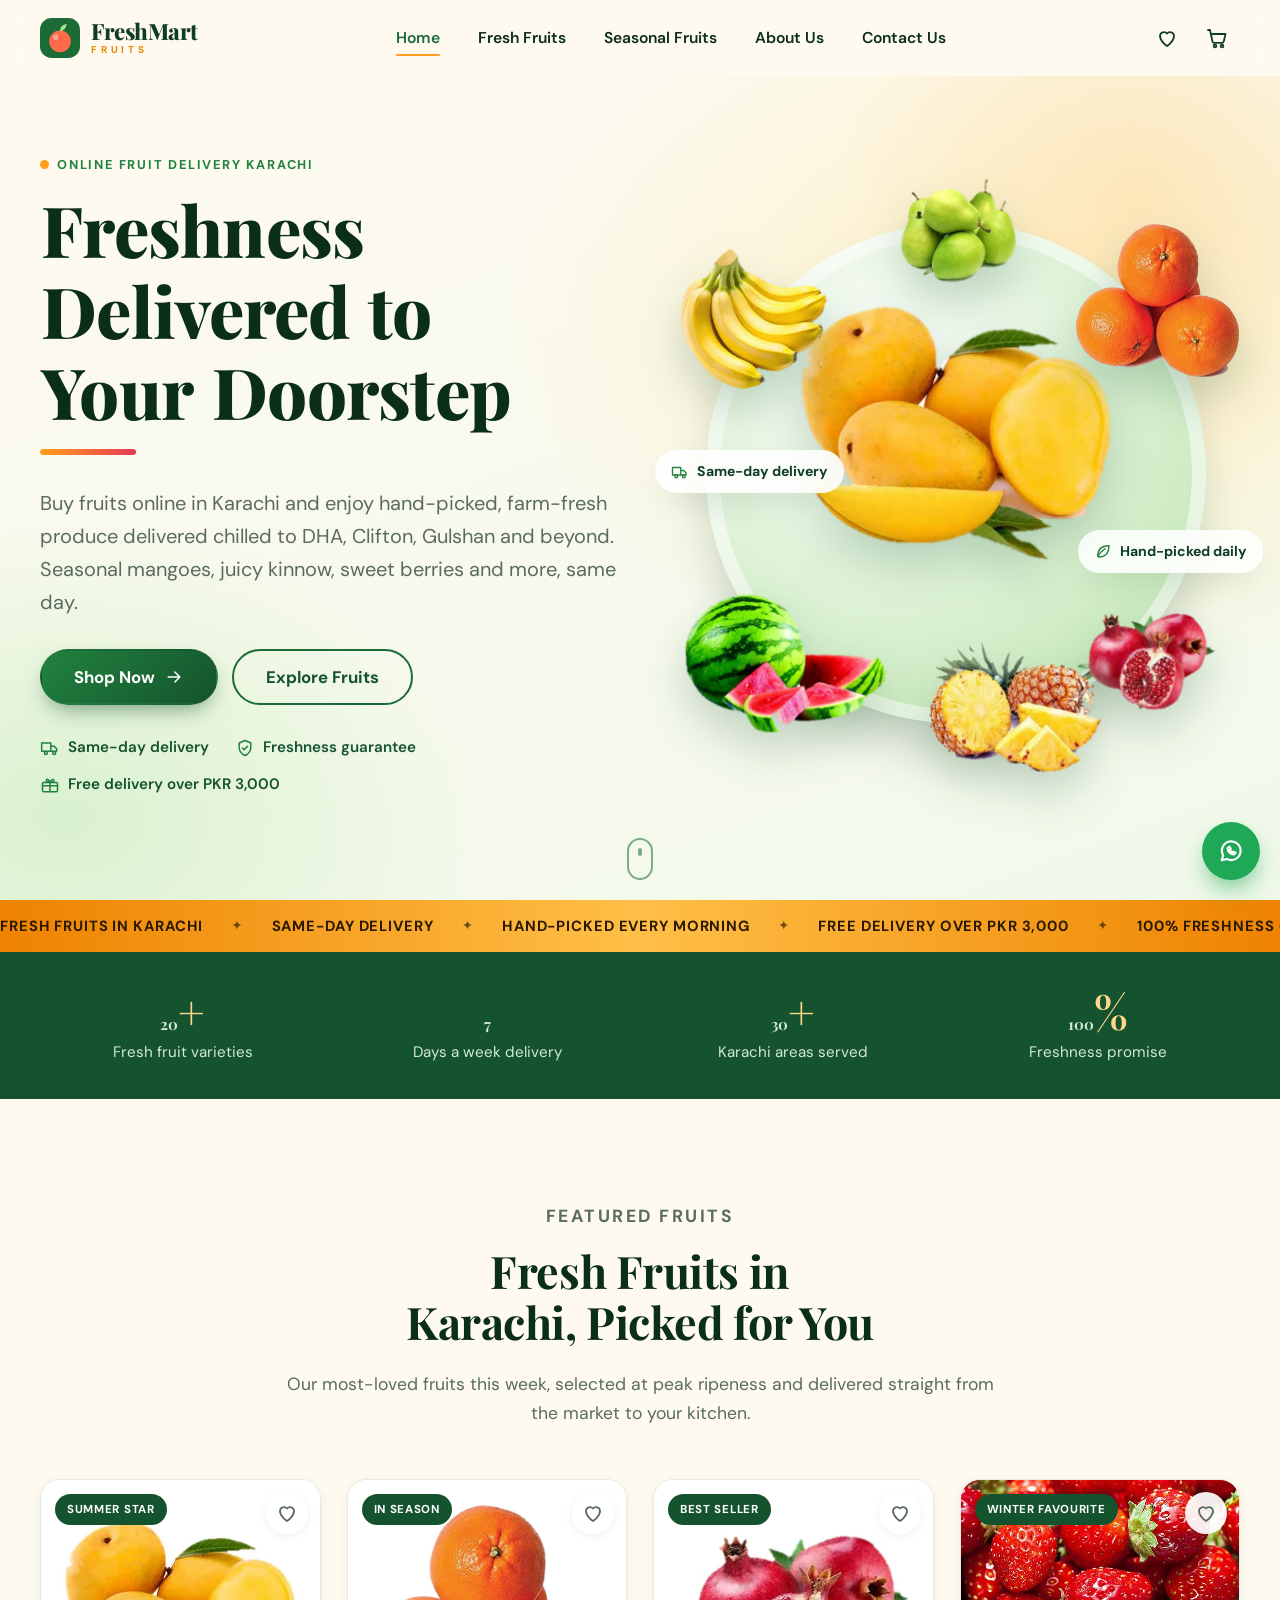
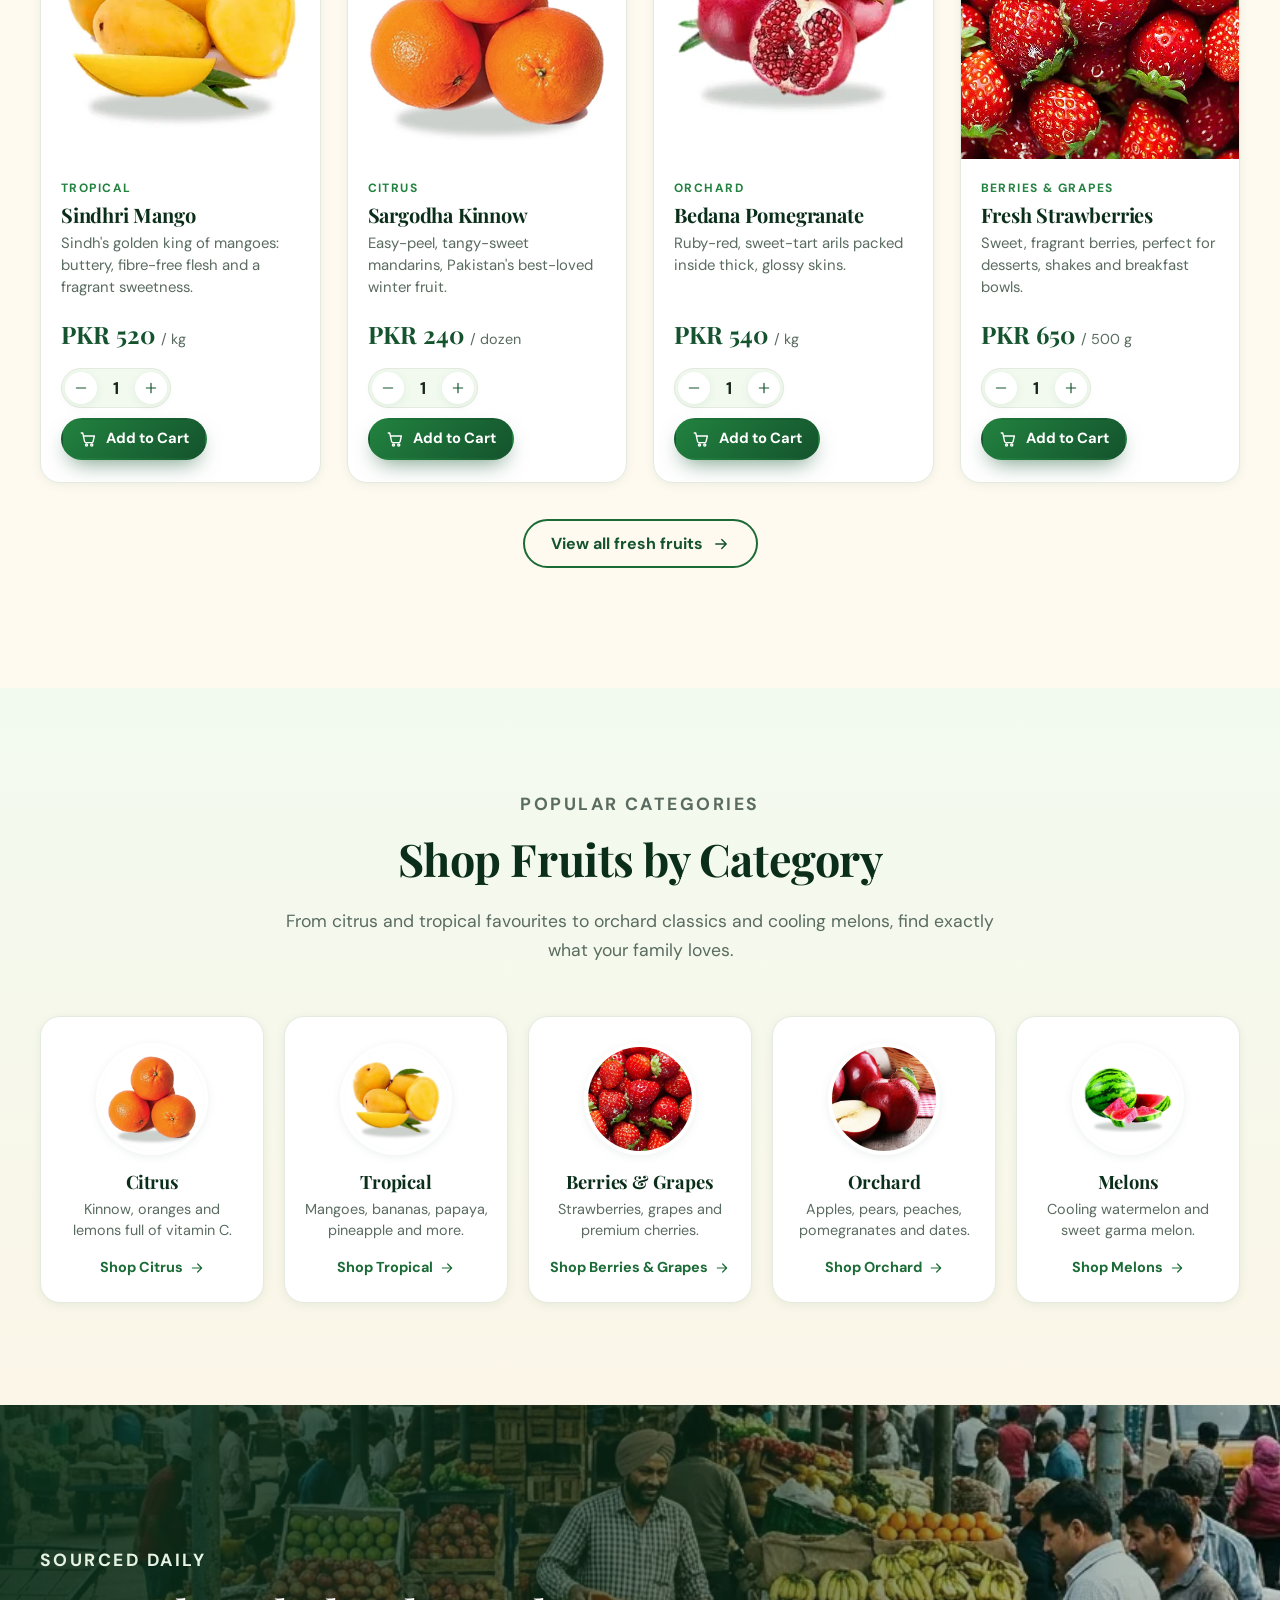
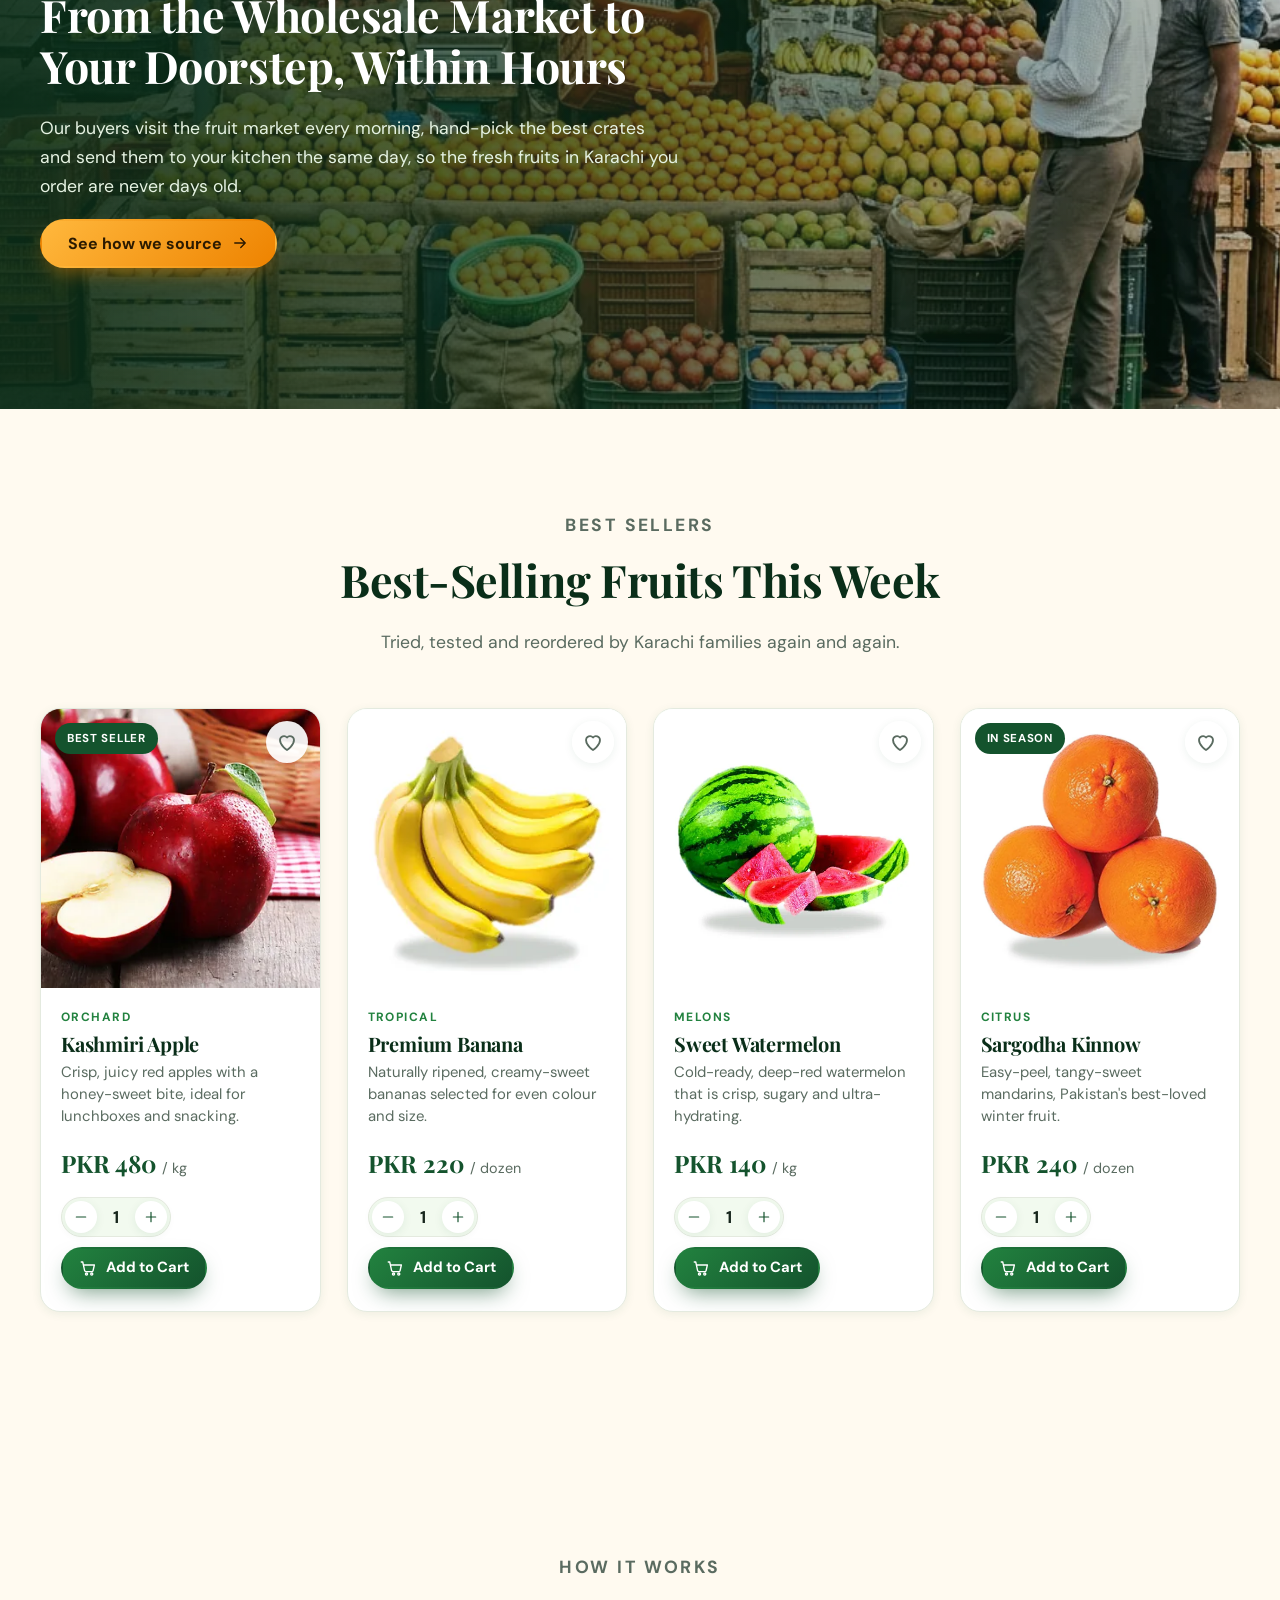
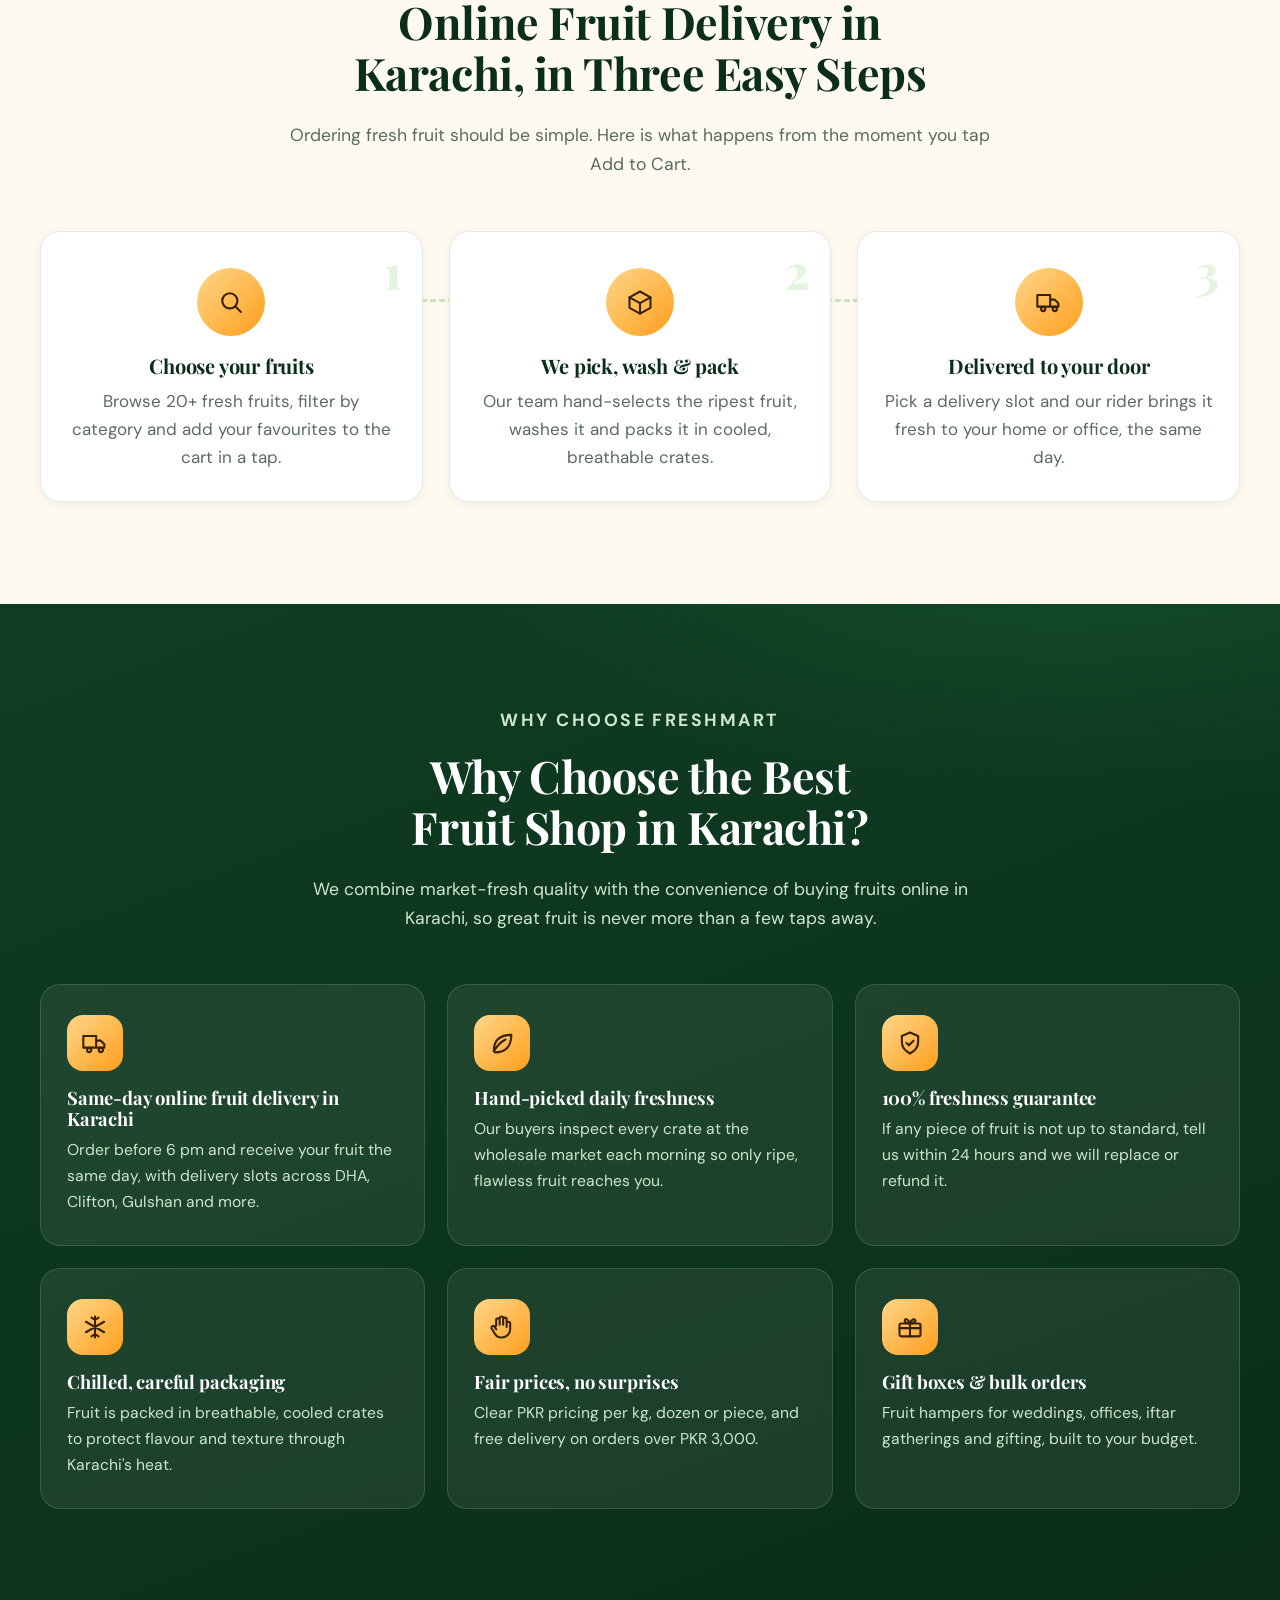
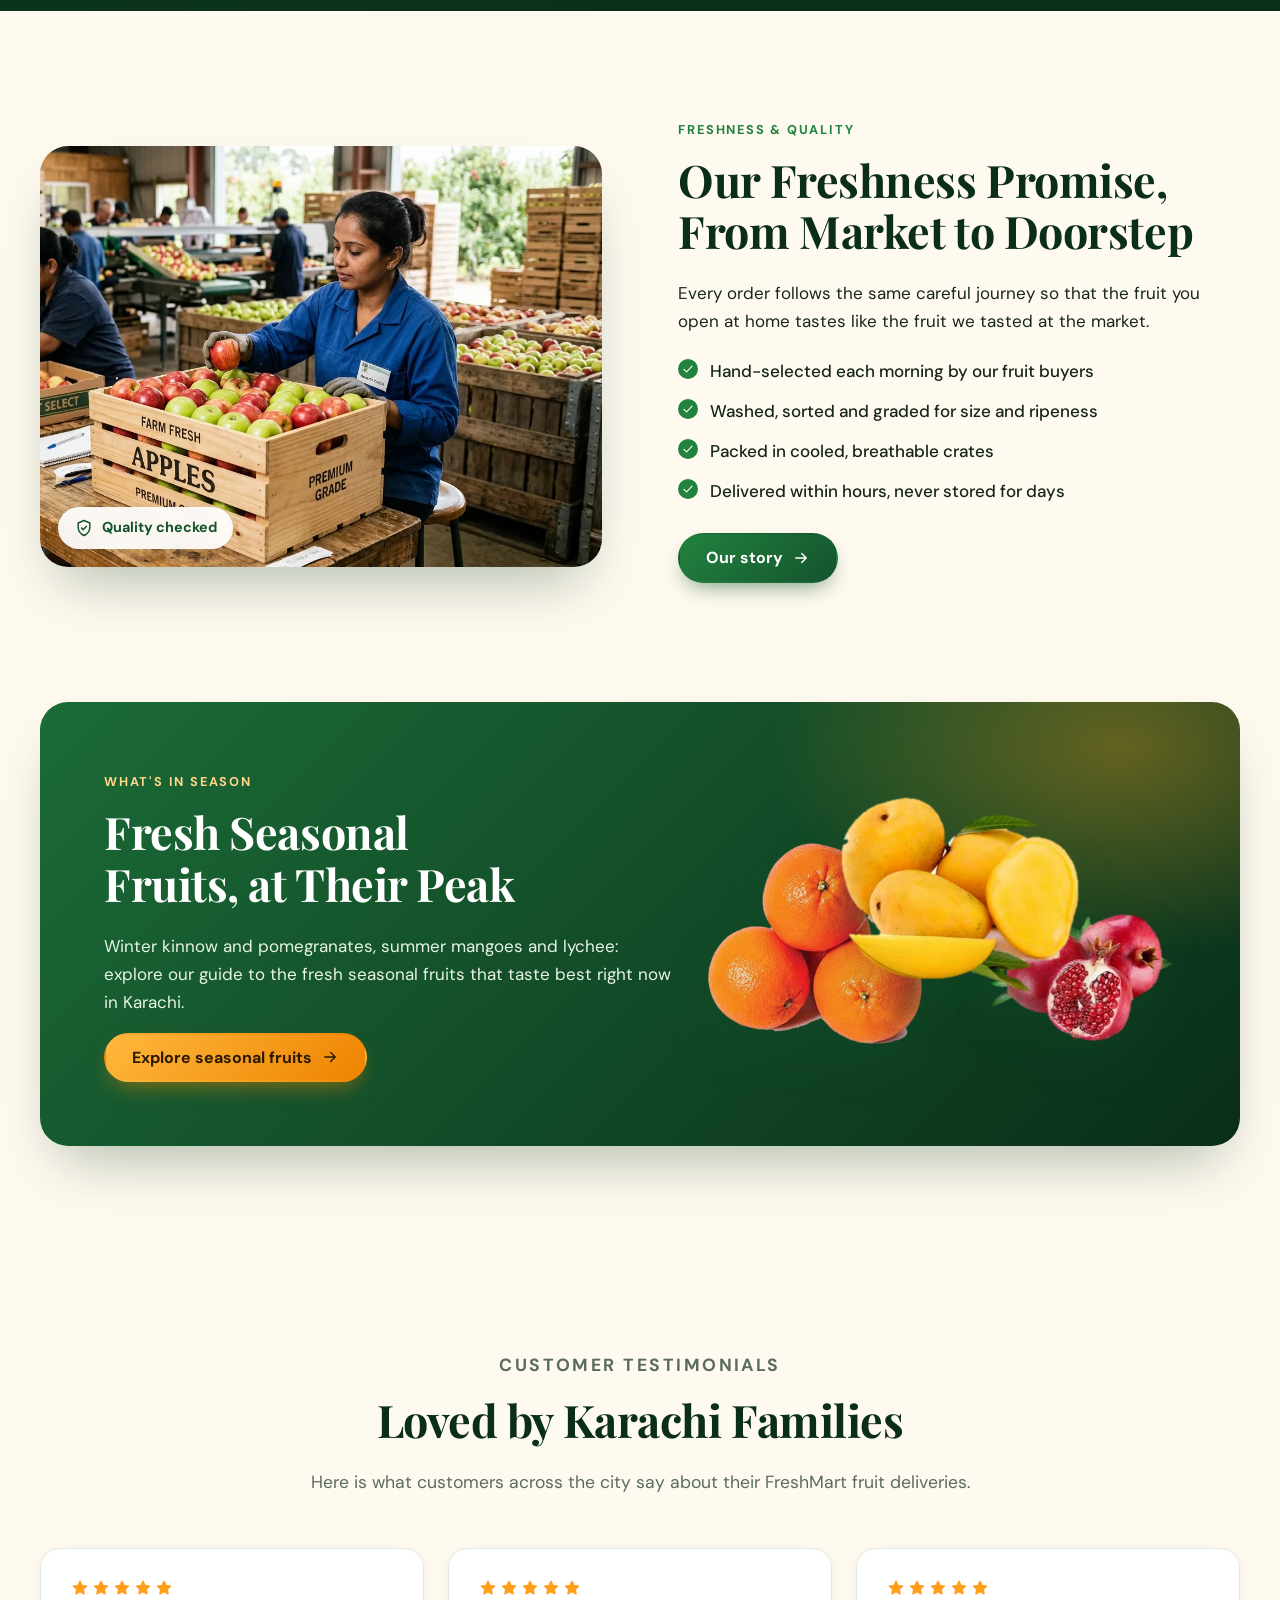
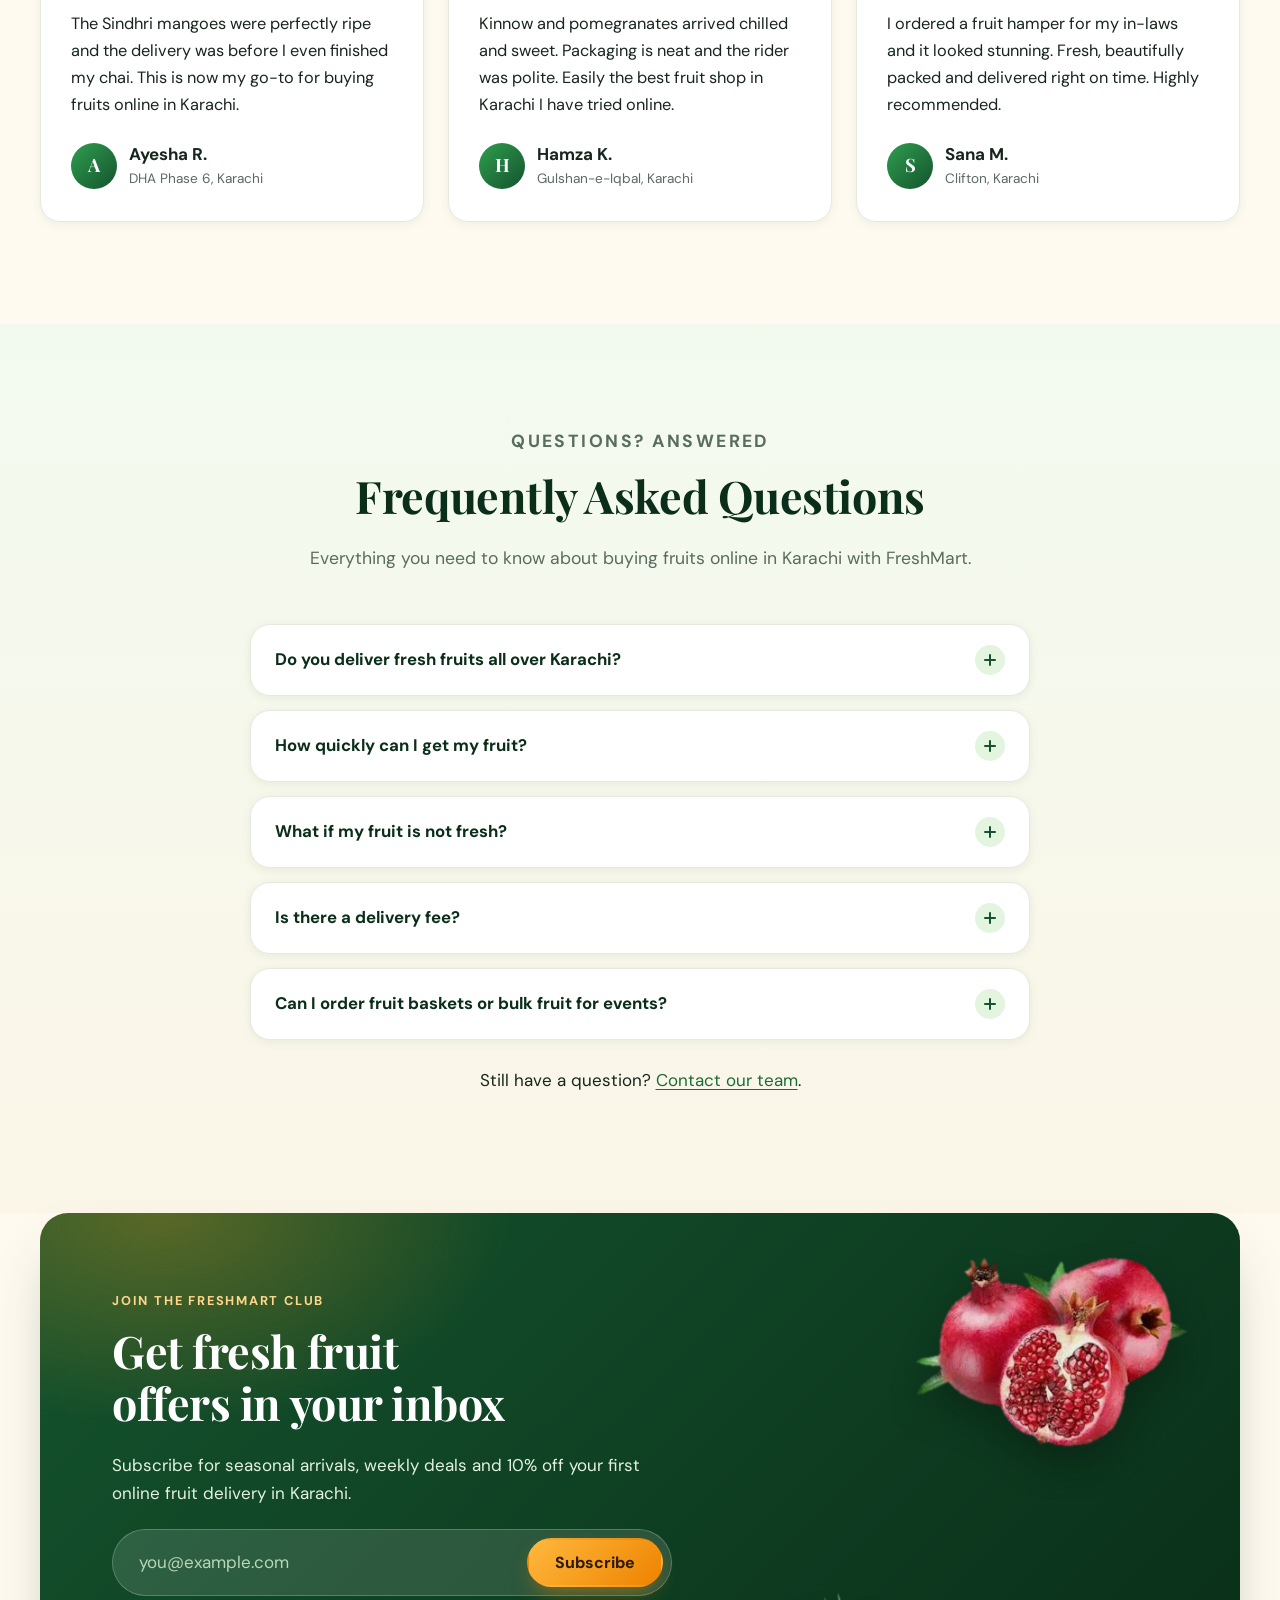
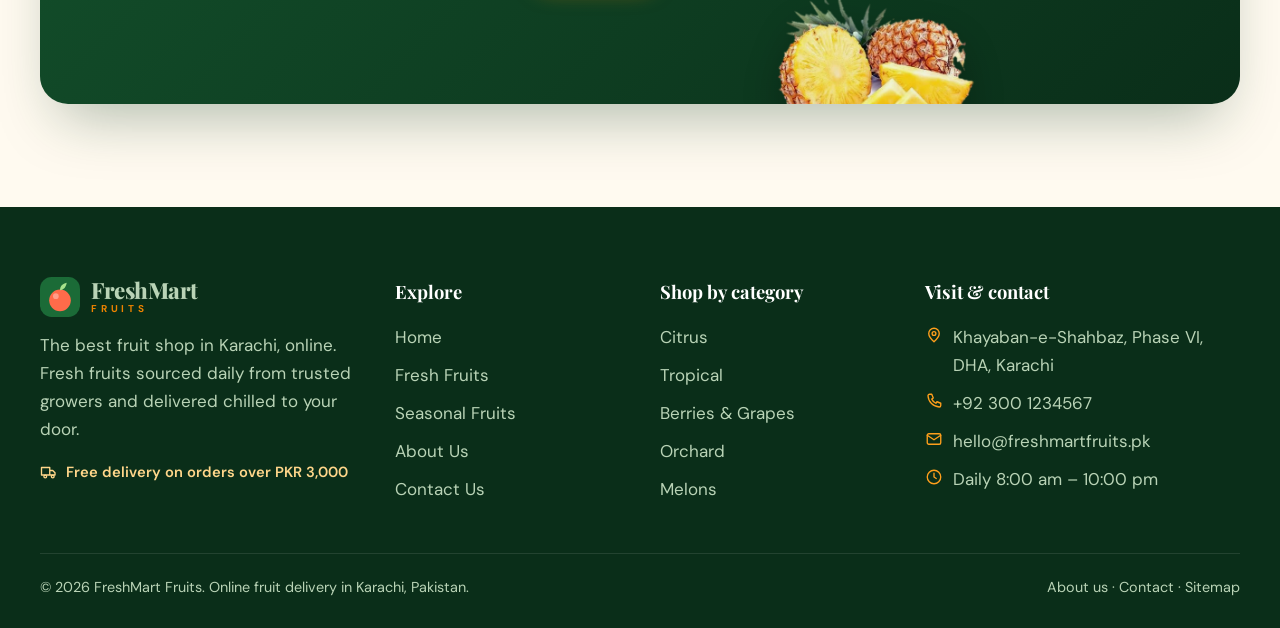
<file: index.html>
<!DOCTYPE html>
<html lang="en-PK">
<head>
<meta charset="utf-8">
<meta name="viewport" content="width=device-width, initial-scale=1">
<title>FreshMart Fruits – Buy Fresh Fruits Online in Karachi</title>
<meta name="description" content="Buy fruits online in Karachi from FreshMart. Fresh fruits, juicy seasonal picks and same-day online fruit delivery across DHA, Clifton and Gulshan.">
<meta name="robots" content="index, follow, max-image-preview:large">
<meta name="theme-color" content="#1b6b37">
<link rel="canonical" href="https://www.freshmartfruits.pk/">
<link rel="icon" href="images/favicon-freshmart.svg" type="image/svg+xml">
<link rel="icon" href="images/favicon-freshmart-32.png" type="image/png" sizes="32x32">
<link rel="shortcut icon" href="favicon.ico">
<link rel="apple-touch-icon" href="images/apple-touch-icon-freshmart.png">
<meta property="og:site_name" content="FreshMart Fruits">
<meta property="og:locale" content="en_PK">
<meta property="og:type" content="website">
<meta property="og:title" content="FreshMart Fruits – Buy Fresh Fruits Online in Karachi">
<meta property="og:description" content="Buy fruits online in Karachi from FreshMart. Fresh fruits, juicy seasonal picks and same-day online fruit delivery across DHA, Clifton and Gulshan.">
<meta property="og:url" content="https://www.freshmartfruits.pk/">
<meta property="og:image" content="https://www.freshmartfruits.pk/images/freshmart-fruits-og-image.png">
<meta property="og:image:width" content="1200">
<meta property="og:image:height" content="630">
<meta property="og:image:alt" content="FreshMart Fruits: fresh fruits delivered across Karachi">
<meta name="twitter:card" content="summary_large_image">
<meta name="twitter:title" content="FreshMart Fruits – Buy Fresh Fruits Online in Karachi">
<meta name="twitter:description" content="Buy fruits online in Karachi from FreshMart. Fresh fruits, juicy seasonal picks and same-day online fruit delivery across DHA, Clifton and Gulshan.">
<meta name="twitter:image" content="https://www.freshmartfruits.pk/images/freshmart-fruits-og-image.png">
<link rel="preconnect" href="https://fonts.googleapis.com">
<link rel="preconnect" href="https://fonts.gstatic.com" crossorigin>
<link rel="stylesheet" href="https://fonts.googleapis.com/css2?family=DM+Sans:wght@400;500;700&family=Playfair+Display:wght@600;700;800&display=swap">
<link rel="stylesheet" href="css/style.css">
<script>document.documentElement.classList.add('js');try{var t=parseInt(localStorage.getItem('fm_preloader'),10);if(t&&Date.now()-t<1800000)document.documentElement.classList.add('no-pre')}catch(e){}</script>
<noscript><style>.preloader{display:none!important}.reveal{opacity:1!important;transform:none!important}</style></noscript>
<script type="application/ld+json">{"@context":"https://schema.org","@type":"GroceryStore","name":"FreshMart Fruits","url":"https://www.freshmartfruits.pk/","image":"https://www.freshmartfruits.pk/images/freshmart-fruits-og-image.png","description":"Online fruit shop in Karachi delivering fresh fruits and fresh seasonal fruits to your doorstep.","telephone":"+92-300-1234567","email":"hello@freshmartfruits.pk","priceRange":"PKR 140 - PKR 1450","address":{"@type":"PostalAddress","streetAddress":"Khayaban-e-Shahbaz, Phase VI, DHA","addressLocality":"Karachi","addressRegion":"Sindh","addressCountry":"PK"},"areaServed":{"@type":"City","name":"Karachi"},"openingHoursSpecification":[{"@type":"OpeningHoursSpecification","dayOfWeek":["Monday","Tuesday","Wednesday","Thursday","Friday","Saturday","Sunday"],"opens":"08:00","closes":"22:00"}]}</script>
<script type="application/ld+json">{"@context":"https://schema.org","@type":"WebSite","name":"FreshMart Fruits","url":"https://www.freshmartfruits.pk/"}</script>
<script type="application/ld+json">{"@context":"https://schema.org","@type":"FAQPage","mainEntity":[{"@type":"Question","name":"Do you deliver fresh fruits all over Karachi?","acceptedAnswer":{"@type":"Answer","text":"Yes. We deliver across DHA, Clifton, Gulshan-e-Iqbal, Gulistan-e-Johar, North Nazimabad, PECHS and most other areas of Karachi. Choose your area at checkout, or message us on WhatsApp if you are unsure."}},{"@type":"Question","name":"How quickly can I get my fruit?","acceptedAnswer":{"@type":"Answer","text":"Order before 6 pm for same-day online fruit delivery in Karachi. Orders placed later are delivered the next morning."}},{"@type":"Question","name":"What if my fruit is not fresh?","acceptedAnswer":{"@type":"Answer","text":"Tell us within 24 hours of delivery and we will replace the fruit or refund you. Freshness is guaranteed on every order."}},{"@type":"Question","name":"Is there a delivery fee?","acceptedAnswer":{"@type":"Answer","text":"Delivery is free on orders over PKR 3,000. Smaller orders have a flat PKR 250 delivery fee."}},{"@type":"Question","name":"Can I order fruit baskets or bulk fruit for events?","acceptedAnswer":{"@type":"Answer","text":"Yes. We prepare fruit hampers and bulk orders for weddings, offices and iftar gatherings. Contact us on WhatsApp or through the contact page and we will build a basket to your budget."}}]}</script>
</head>
<body class="page-home">
<a class="skip-link" href="#main">Skip to main content</a>
<div class="preloader" id="preloader" aria-hidden="true"><div class="preloader-inner"><svg class="brand-mark" viewBox="0 0 48 48" width="40" height="40" aria-hidden="true" focusable="false"><rect width="48" height="48" rx="14" fill="#1b6b37"/><circle cx="24" cy="28" r="13" fill="#ff6b4a"/><circle cx="19" cy="23" r="3.4" fill="#fff" opacity=".35"/><path d="M24 16c0-5 3-8 8-9-.6 5-3.5 8.400-8 9z" fill="#a6e38c"/></svg><div class="preloader-dots"><i></i><i></i><i></i></div><div class="preloader-bar"><span></span></div><p>Picking the freshest fruit…</p></div></div>
<header class="site-header" id="top">
  <div class="container header-inner">
    <a class="brand" href="index.html" aria-label="FreshMart Fruits, home page"><svg class="brand-mark" viewBox="0 0 48 48" width="40" height="40" aria-hidden="true" focusable="false"><rect width="48" height="48" rx="14" fill="#1b6b37"/><circle cx="24" cy="28" r="13" fill="#ff6b4a"/><circle cx="19" cy="23" r="3.4" fill="#fff" opacity=".35"/><path d="M24 16c0-5 3-8 8-9-.6 5-3.5 8.400-8 9z" fill="#a6e38c"/></svg><span class="brand-text">FreshMart<small>Fruits</small></span></a>
    <nav class="main-nav" id="main-nav" aria-label="Main navigation"><ul><li><a href="index.html" aria-current="page">Home</a></li><li><a href="fruits.html">Fresh Fruits</a></li><li><a href="seasonal-fruits.html">Seasonal Fruits</a></li><li><a href="about.html">About Us</a></li><li><a href="contact.html">Contact Us</a></li></ul></nav>
    <div class="header-actions">
      <a class="icon-btn" href="fruits.html?fav=1" aria-label="View favourite fruits"><svg class="icon" viewBox="0 0 24 24" width="24" height="24" fill="none" stroke="currentColor" stroke-width="1.8" stroke-linecap="round" stroke-linejoin="round" aria-hidden="true" focusable="false"><path d="M12 20s-7-4.4-7-10a4 4 0 0 1 7-2.5A4 4 0 0 1 19 10c0 5.6-7 10-7 10z"/></svg><span class="badge" data-wish-count>0</span></a>
      <button class="icon-btn cart-btn" type="button" data-open-cart aria-label="Open shopping cart"><svg class="icon" viewBox="0 0 24 24" width="24" height="24" fill="none" stroke="currentColor" stroke-width="1.8" stroke-linecap="round" stroke-linejoin="round" aria-hidden="true" focusable="false"><path d="M3 4h2l2.4 11.2a2 2 0 0 0 2 1.6h7.4a2 2 0 0 0 2-1.5L20.5 8H6"/><circle cx="10" cy="20" r="1.4"/><circle cx="17" cy="20" r="1.4"/></svg><span class="badge" data-cart-count>0</span></button>
      <button class="icon-btn nav-toggle" type="button" aria-label="Open menu" aria-expanded="false" aria-controls="main-nav"><svg class="icon" viewBox="0 0 24 24" width="24" height="24" fill="none" stroke="currentColor" stroke-width="1.8" stroke-linecap="round" stroke-linejoin="round" aria-hidden="true" focusable="false"><path d="M4 7h16M4 12h16M4 17h16"/></svg></button>
    </div>
  </div>
<div class="scroll-progress" aria-hidden="true"><span></span></div>
</header>
<main id="main">

<section class="hero" aria-labelledby="hero-title">
  <div class="container hero-grid">
    <div class="hero-copy">
      <p class="eyebrow hero-in" style="--i:0"><span class="dot"></span> Online fruit delivery Karachi</p>
      <h1 id="hero-title"><span class="w"><span class="wi" style="--n:0">Freshness</span></span> <span class="w"><span class="wi" style="--n:1">Delivered</span></span> <span class="w"><span class="wi" style="--n:2">to</span></span> <span class="w"><span class="wi" style="--n:3">Your</span></span> <span class="w"><span class="wi" style="--n:4">Doorstep</span></span></h1>
      <p class="lead hero-in" style="--i:2">Buy fruits online in Karachi and enjoy hand-picked, farm-fresh produce delivered chilled to DHA, Clifton, Gulshan and beyond. Seasonal mangoes, juicy kinnow, sweet berries and more, same day.</p>
      <div class="hero-cta hero-in" style="--i:3">
        <a class="btn btn-primary btn-lg" href="fruits.html">Shop Now <svg class="icon" viewBox="0 0 24 24" width="20" height="20" fill="none" stroke="currentColor" stroke-width="1.8" stroke-linecap="round" stroke-linejoin="round" aria-hidden="true" focusable="false"><path d="M5 12h14M13 6l6 6-6 6"/></svg></a>
        <a class="btn btn-ghost btn-lg" href="#featured">Explore Fruits</a>
      </div>
      <ul class="hero-trust hero-in" style="--i:4">
        <li><svg class="icon" viewBox="0 0 24 24" width="20" height="20" fill="none" stroke="currentColor" stroke-width="1.8" stroke-linecap="round" stroke-linejoin="round" aria-hidden="true" focusable="false"><path d="M2 6h11v10H2zM13 10h4l3 3v3h-7"/><circle cx="7" cy="18" r="1.8"/><circle cx="17" cy="18" r="1.8"/></svg> Same-day delivery</li>
        <li><svg class="icon" viewBox="0 0 24 24" width="20" height="20" fill="none" stroke="currentColor" stroke-width="1.8" stroke-linecap="round" stroke-linejoin="round" aria-hidden="true" focusable="false"><path d="M12 3l7 3v5c0 5-3 8-7 10-4-2-7-5-7-10V6z"/><path d="M9 12l2 2 4-4"/></svg> Freshness guarantee</li>
        <li><svg class="icon" viewBox="0 0 24 24" width="20" height="20" fill="none" stroke="currentColor" stroke-width="1.8" stroke-linecap="round" stroke-linejoin="round" aria-hidden="true" focusable="false"><rect x="3" y="9" width="18" height="11" rx="1.5"/><path d="M12 9v11M3 13h18M12 9C9 9 7 7.5 7.5 6S10.5 5 12 9c1.5-4 3.5-4 4.5-3S15 9 12 9z"/></svg> Free delivery over PKR 3,000</li>
      </ul>
    </div>
    <div class="hero-visual hero-in" style="--i:2" aria-hidden="true">
      <div class="hero-ring"></div>
      <img class="float-fruit ff-main" style="--fd:0s;--z:10" src="images/cutout-mango.webp" width="369" height="304" alt="" decoding="async" fetchpriority="high">
      <img class="float-fruit ff-a" style="--fd:0.6s;--z:22" src="images/cutout-banana.webp" width="261" height="249" alt="" decoding="async">
      <img class="float-fruit ff-b" style="--fd:1.1s;--z:20" src="images/cutout-kinnow.webp" width="640" height="601" alt="" decoding="async">
      <img class="float-fruit ff-c" style="--fd:0.3s;--z:18" src="images/cutout-watermelon.webp" width="446" height="311" alt="" decoding="async">
      <img class="float-fruit ff-d" style="--fd:1.5s;--z:24" src="images/cutout-pomegranate.webp" width="311" height="221" alt="" decoding="async">
      <img class="float-fruit ff-e" style="--fd:0.9s;--z:28" src="images/cutout-pear.webp" width="275" height="247" alt="" decoding="async">
      <img class="float-fruit ff-f" style="--fd:1.9s;--z:26" src="images/cutout-pineapple.webp" width="442" height="337" alt="" decoding="async">
      <div class="float-chip fc-1"><svg class="icon" viewBox="0 0 24 24" width="18" height="18" fill="none" stroke="currentColor" stroke-width="1.8" stroke-linecap="round" stroke-linejoin="round" aria-hidden="true" focusable="false"><path d="M2 6h11v10H2zM13 10h4l3 3v3h-7"/><circle cx="7" cy="18" r="1.8"/><circle cx="17" cy="18" r="1.8"/></svg> Same-day delivery</div>
      <div class="float-chip fc-2"><svg class="icon" viewBox="0 0 24 24" width="18" height="18" fill="none" stroke="currentColor" stroke-width="1.8" stroke-linecap="round" stroke-linejoin="round" aria-hidden="true" focusable="false"><path d="M5 19c0-9 5-14 15-14 0 10-5 15-14 15"/><path d="M5 19c3-5 6-8 10-10"/></svg> Hand-picked daily</div>
    </div>
  </div>
  <a class="scroll-cue" href="#featured" aria-label="Scroll to featured fruits"><span></span></a>
</section>

<div class="marquee" aria-label="FreshMart highlights"><div class="marquee-track">
  <ul><li>Fresh fruits in Karachi</li><li>Same-day delivery</li><li>Hand-picked every morning</li><li>Free delivery over PKR 3,000</li><li>100% freshness guarantee</li><li>Buy fruits online in Karachi</li></ul>
  <ul aria-hidden="true"><li>Fresh fruits in Karachi</li><li>Same-day delivery</li><li>Hand-picked every morning</li><li>Free delivery over PKR 3,000</li><li>100% freshness guarantee</li><li>Buy fruits online in Karachi</li></ul>
</div></div>
<section class="stats-strip" aria-label="FreshMart highlights"><div class="container stats-grid">
  <div class="stat reveal"><strong><span data-count="20">20</span>+</strong><span>Fresh fruit varieties</span></div>
  <div class="stat reveal" style="--d:70ms"><strong><span data-count="7">7</span></strong><span>Days a week delivery</span></div>
  <div class="stat reveal" style="--d:140ms"><strong><span data-count="30">30</span>+</strong><span>Karachi areas served</span></div>
  <div class="stat reveal" style="--d:210ms"><strong><span data-count="100">100</span>%</strong><span>Freshness promise</span></div>
</div></section>

<section class="section" id="featured" aria-labelledby="featured-title">
  <div class="container">
    <div class="section-head reveal"><p class="eyebrow">Featured fruits</p><h2 id="featured-title">Fresh Fruits in Karachi, Picked for You</h2>
      <p>Our most-loved fruits this week, selected at peak ripeness and delivered straight from the market to your kitchen.</p></div>
    <div class="product-grid"><article class="product-card reveal" style="--d:0ms" data-id="mango" data-name="sindhri mango" data-category="Tropical" data-price="520" data-season="summer" data-order="4" data-keywords="sindh&#x27;s golden king of mangoes: buttery, fibre-free flesh and a fragrant sweetness.">
  <div class="pc-media"><span class="pc-badge">Summer star</span>
    <button class="wish-btn" type="button" data-wish="mango" aria-pressed="false" aria-label="Add Sindhri Mango to favourites"><svg class="icon" viewBox="0 0 24 24" width="24" height="24" fill="none" stroke="currentColor" stroke-width="1.8" stroke-linecap="round" stroke-linejoin="round" aria-hidden="true" focusable="false"><path d="M12 20s-7-4.4-7-10a4 4 0 0 1 7-2.5A4 4 0 0 1 19 10c0 5.6-7 10-7 10z"/></svg></button>
    <img src="images/fresh-mango-karachi.webp" width="435" height="435" loading="lazy" decoding="async" alt="Fresh sindhri mango from FreshMart Fruits, available for online delivery in Karachi">
    <button class="pc-view" type="button" data-quick="mango" aria-label="Quick view of Sindhri Mango"><svg class="icon" viewBox="0 0 24 24" width="16" height="16" fill="none" stroke="currentColor" stroke-width="1.8" stroke-linecap="round" stroke-linejoin="round" aria-hidden="true" focusable="false"><circle cx="11" cy="11" r="6.5"/><path d="M16 16l4.5 4.5"/></svg> Quick view</button>
  </div>
  <div class="pc-body">
    <p class="pc-cat">Tropical</p>
    <h3 class="pc-title">Sindhri Mango</h3>
    <p class="pc-desc">Sindh&#x27;s golden king of mangoes: buttery, fibre-free flesh and a fragrant sweetness.</p>
    <p class="pc-price"><strong>PKR 520</strong><span>/ kg</span></p>
    <div class="pc-actions">
      <div class="qty" data-qty><button type="button" data-qty-minus aria-label="Decrease quantity of Sindhri Mango"><svg class="icon" viewBox="0 0 24 24" width="16" height="16" fill="none" stroke="currentColor" stroke-width="1.8" stroke-linecap="round" stroke-linejoin="round" aria-hidden="true" focusable="false"><path d="M5 12h14"/></svg></button><input type="number" value="1" min="1" max="20" inputmode="numeric" aria-label="Quantity of Sindhri Mango"><button type="button" data-qty-plus aria-label="Increase quantity of Sindhri Mango"><svg class="icon" viewBox="0 0 24 24" width="16" height="16" fill="none" stroke="currentColor" stroke-width="1.8" stroke-linecap="round" stroke-linejoin="round" aria-hidden="true" focusable="false"><path d="M12 5v14M5 12h14"/></svg></button></div>
      <button class="btn btn-primary btn-sm" type="button" data-add-to-cart="mango"><svg class="icon" viewBox="0 0 24 24" width="18" height="18" fill="none" stroke="currentColor" stroke-width="1.8" stroke-linecap="round" stroke-linejoin="round" aria-hidden="true" focusable="false"><path d="M3 4h2l2.4 11.2a2 2 0 0 0 2 1.6h7.4a2 2 0 0 0 2-1.5L20.5 8H6"/><circle cx="10" cy="20" r="1.4"/><circle cx="17" cy="20" r="1.4"/></svg> Add to Cart</button>
    </div>
  </div>
</article>
<article class="product-card reveal" style="--d:70ms" data-id="kinnow" data-name="sargodha kinnow" data-category="Citrus" data-price="240" data-season="winter" data-order="2" data-keywords="easy-peel, tangy-sweet mandarins, pakistan&#x27;s best-loved winter fruit.">
  <div class="pc-media"><span class="pc-badge">In season</span>
    <button class="wish-btn" type="button" data-wish="kinnow" aria-pressed="false" aria-label="Add Sargodha Kinnow to favourites"><svg class="icon" viewBox="0 0 24 24" width="24" height="24" fill="none" stroke="currentColor" stroke-width="1.8" stroke-linecap="round" stroke-linejoin="round" aria-hidden="true" focusable="false"><path d="M12 20s-7-4.4-7-10a4 4 0 0 1 7-2.5A4 4 0 0 1 19 10c0 5.6-7 10-7 10z"/></svg></button>
    <img src="images/fresh-kinnow-karachi.webp" width="640" height="640" loading="lazy" decoding="async" alt="Fresh sargodha kinnow from FreshMart Fruits, available for online delivery in Karachi">
    <button class="pc-view" type="button" data-quick="kinnow" aria-label="Quick view of Sargodha Kinnow"><svg class="icon" viewBox="0 0 24 24" width="16" height="16" fill="none" stroke="currentColor" stroke-width="1.8" stroke-linecap="round" stroke-linejoin="round" aria-hidden="true" focusable="false"><circle cx="11" cy="11" r="6.5"/><path d="M16 16l4.5 4.5"/></svg> Quick view</button>
  </div>
  <div class="pc-body">
    <p class="pc-cat">Citrus</p>
    <h3 class="pc-title">Sargodha Kinnow</h3>
    <p class="pc-desc">Easy-peel, tangy-sweet mandarins, Pakistan&#x27;s best-loved winter fruit.</p>
    <p class="pc-price"><strong>PKR 240</strong><span>/ dozen</span></p>
    <div class="pc-actions">
      <div class="qty" data-qty><button type="button" data-qty-minus aria-label="Decrease quantity of Sargodha Kinnow"><svg class="icon" viewBox="0 0 24 24" width="16" height="16" fill="none" stroke="currentColor" stroke-width="1.8" stroke-linecap="round" stroke-linejoin="round" aria-hidden="true" focusable="false"><path d="M5 12h14"/></svg></button><input type="number" value="1" min="1" max="20" inputmode="numeric" aria-label="Quantity of Sargodha Kinnow"><button type="button" data-qty-plus aria-label="Increase quantity of Sargodha Kinnow"><svg class="icon" viewBox="0 0 24 24" width="16" height="16" fill="none" stroke="currentColor" stroke-width="1.8" stroke-linecap="round" stroke-linejoin="round" aria-hidden="true" focusable="false"><path d="M12 5v14M5 12h14"/></svg></button></div>
      <button class="btn btn-primary btn-sm" type="button" data-add-to-cart="kinnow"><svg class="icon" viewBox="0 0 24 24" width="18" height="18" fill="none" stroke="currentColor" stroke-width="1.8" stroke-linecap="round" stroke-linejoin="round" aria-hidden="true" focusable="false"><path d="M3 4h2l2.4 11.2a2 2 0 0 0 2 1.6h7.4a2 2 0 0 0 2-1.5L20.5 8H6"/><circle cx="10" cy="20" r="1.4"/><circle cx="17" cy="20" r="1.4"/></svg> Add to Cart</button>
    </div>
  </div>
</article>
<article class="product-card reveal" style="--d:140ms" data-id="pomegranate" data-name="bedana pomegranate" data-category="Orchard" data-price="540" data-season="winter" data-order="6" data-keywords="ruby-red, sweet-tart arils packed inside thick, glossy skins.">
  <div class="pc-media"><span class="pc-badge">Best seller</span>
    <button class="wish-btn" type="button" data-wish="pomegranate" aria-pressed="false" aria-label="Add Bedana Pomegranate to favourites"><svg class="icon" viewBox="0 0 24 24" width="24" height="24" fill="none" stroke="currentColor" stroke-width="1.8" stroke-linecap="round" stroke-linejoin="round" aria-hidden="true" focusable="false"><path d="M12 20s-7-4.4-7-10a4 4 0 0 1 7-2.5A4 4 0 0 1 19 10c0 5.6-7 10-7 10z"/></svg></button>
    <img src="images/fresh-pomegranate-karachi.webp" width="366" height="366" loading="lazy" decoding="async" alt="Fresh bedana pomegranate from FreshMart Fruits, available for online delivery in Karachi">
    <button class="pc-view" type="button" data-quick="pomegranate" aria-label="Quick view of Bedana Pomegranate"><svg class="icon" viewBox="0 0 24 24" width="16" height="16" fill="none" stroke="currentColor" stroke-width="1.8" stroke-linecap="round" stroke-linejoin="round" aria-hidden="true" focusable="false"><circle cx="11" cy="11" r="6.5"/><path d="M16 16l4.5 4.5"/></svg> Quick view</button>
  </div>
  <div class="pc-body">
    <p class="pc-cat">Orchard</p>
    <h3 class="pc-title">Bedana Pomegranate</h3>
    <p class="pc-desc">Ruby-red, sweet-tart arils packed inside thick, glossy skins.</p>
    <p class="pc-price"><strong>PKR 540</strong><span>/ kg</span></p>
    <div class="pc-actions">
      <div class="qty" data-qty><button type="button" data-qty-minus aria-label="Decrease quantity of Bedana Pomegranate"><svg class="icon" viewBox="0 0 24 24" width="16" height="16" fill="none" stroke="currentColor" stroke-width="1.8" stroke-linecap="round" stroke-linejoin="round" aria-hidden="true" focusable="false"><path d="M5 12h14"/></svg></button><input type="number" value="1" min="1" max="20" inputmode="numeric" aria-label="Quantity of Bedana Pomegranate"><button type="button" data-qty-plus aria-label="Increase quantity of Bedana Pomegranate"><svg class="icon" viewBox="0 0 24 24" width="16" height="16" fill="none" stroke="currentColor" stroke-width="1.8" stroke-linecap="round" stroke-linejoin="round" aria-hidden="true" focusable="false"><path d="M12 5v14M5 12h14"/></svg></button></div>
      <button class="btn btn-primary btn-sm" type="button" data-add-to-cart="pomegranate"><svg class="icon" viewBox="0 0 24 24" width="18" height="18" fill="none" stroke="currentColor" stroke-width="1.8" stroke-linecap="round" stroke-linejoin="round" aria-hidden="true" focusable="false"><path d="M3 4h2l2.4 11.2a2 2 0 0 0 2 1.6h7.4a2 2 0 0 0 2-1.5L20.5 8H6"/><circle cx="10" cy="20" r="1.4"/><circle cx="17" cy="20" r="1.4"/></svg> Add to Cart</button>
    </div>
  </div>
</article>
<article class="product-card reveal" style="--d:210ms" data-id="strawberry" data-name="fresh strawberries" data-category="Berries &amp; Grapes" data-price="650" data-season="winter" data-order="8" data-keywords="sweet, fragrant berries, perfect for desserts, shakes and breakfast bowls.">
  <div class="pc-media"><span class="pc-badge">Winter favourite</span>
    <button class="wish-btn" type="button" data-wish="strawberry" aria-pressed="false" aria-label="Add Fresh Strawberries to favourites"><svg class="icon" viewBox="0 0 24 24" width="24" height="24" fill="none" stroke="currentColor" stroke-width="1.8" stroke-linecap="round" stroke-linejoin="round" aria-hidden="true" focusable="false"><path d="M12 20s-7-4.4-7-10a4 4 0 0 1 7-2.5A4 4 0 0 1 19 10c0 5.6-7 10-7 10z"/></svg></button>
    <img src="images/fresh-strawberry-karachi.webp" width="554" height="554" loading="lazy" decoding="async" alt="Fresh fresh strawberries from FreshMart Fruits, available for online delivery in Karachi">
    <button class="pc-view" type="button" data-quick="strawberry" aria-label="Quick view of Fresh Strawberries"><svg class="icon" viewBox="0 0 24 24" width="16" height="16" fill="none" stroke="currentColor" stroke-width="1.8" stroke-linecap="round" stroke-linejoin="round" aria-hidden="true" focusable="false"><circle cx="11" cy="11" r="6.5"/><path d="M16 16l4.5 4.5"/></svg> Quick view</button>
  </div>
  <div class="pc-body">
    <p class="pc-cat">Berries &amp; Grapes</p>
    <h3 class="pc-title">Fresh Strawberries</h3>
    <p class="pc-desc">Sweet, fragrant berries, perfect for desserts, shakes and breakfast bowls.</p>
    <p class="pc-price"><strong>PKR 650</strong><span>/ 500 g</span></p>
    <div class="pc-actions">
      <div class="qty" data-qty><button type="button" data-qty-minus aria-label="Decrease quantity of Fresh Strawberries"><svg class="icon" viewBox="0 0 24 24" width="16" height="16" fill="none" stroke="currentColor" stroke-width="1.8" stroke-linecap="round" stroke-linejoin="round" aria-hidden="true" focusable="false"><path d="M5 12h14"/></svg></button><input type="number" value="1" min="1" max="20" inputmode="numeric" aria-label="Quantity of Fresh Strawberries"><button type="button" data-qty-plus aria-label="Increase quantity of Fresh Strawberries"><svg class="icon" viewBox="0 0 24 24" width="16" height="16" fill="none" stroke="currentColor" stroke-width="1.8" stroke-linecap="round" stroke-linejoin="round" aria-hidden="true" focusable="false"><path d="M12 5v14M5 12h14"/></svg></button></div>
      <button class="btn btn-primary btn-sm" type="button" data-add-to-cart="strawberry"><svg class="icon" viewBox="0 0 24 24" width="18" height="18" fill="none" stroke="currentColor" stroke-width="1.8" stroke-linecap="round" stroke-linejoin="round" aria-hidden="true" focusable="false"><path d="M3 4h2l2.4 11.2a2 2 0 0 0 2 1.6h7.4a2 2 0 0 0 2-1.5L20.5 8H6"/><circle cx="10" cy="20" r="1.4"/><circle cx="17" cy="20" r="1.4"/></svg> Add to Cart</button>
    </div>
  </div>
</article></div>
    <p class="center reveal"><a class="btn btn-ghost" href="fruits.html">View all fresh fruits <svg class="icon" viewBox="0 0 24 24" width="18" height="18" fill="none" stroke="currentColor" stroke-width="1.8" stroke-linecap="round" stroke-linejoin="round" aria-hidden="true" focusable="false"><path d="M5 12h14M13 6l6 6-6 6"/></svg></a></p>
  </div>
</section>

<section class="section section-tint" id="categories" aria-labelledby="cat-title">
  <div class="container">
    <div class="section-head reveal"><p class="eyebrow">Popular categories</p><h2 id="cat-title">Shop Fruits by Category</h2>
      <p>From citrus and tropical favourites to orchard classics and cooling melons, find exactly what your family loves.</p></div>
    <div class="cat-grid"><a class="cat-card reveal" style="--d:0ms" href="fruits.html?category=Citrus"><span class="cat-art"><img src="images/fresh-kinnow-karachi.webp" width="640" height="640" loading="lazy" alt="Citrus fruits available in Karachi"></span><h3>Citrus</h3><p>Kinnow, oranges and lemons full of vitamin C.</p><span class="cat-link">Shop Citrus <svg class="icon" viewBox="0 0 24 24" width="16" height="16" fill="none" stroke="currentColor" stroke-width="1.8" stroke-linecap="round" stroke-linejoin="round" aria-hidden="true" focusable="false"><path d="M5 12h14M13 6l6 6-6 6"/></svg></span></a><a class="cat-card reveal" style="--d:70ms" href="fruits.html?category=Tropical"><span class="cat-art"><img src="images/fresh-mango-karachi.webp" width="435" height="435" loading="lazy" alt="Tropical fruits available in Karachi"></span><h3>Tropical</h3><p>Mangoes, bananas, papaya, pineapple and more.</p><span class="cat-link">Shop Tropical <svg class="icon" viewBox="0 0 24 24" width="16" height="16" fill="none" stroke="currentColor" stroke-width="1.8" stroke-linecap="round" stroke-linejoin="round" aria-hidden="true" focusable="false"><path d="M5 12h14M13 6l6 6-6 6"/></svg></span></a><a class="cat-card reveal" style="--d:140ms" href="fruits.html?category=Berries%20%26%20Grapes"><span class="cat-art"><img src="images/fresh-strawberry-karachi.webp" width="554" height="554" loading="lazy" alt="Berries &amp; Grapes fruits available in Karachi"></span><h3>Berries &amp; Grapes</h3><p>Strawberries, grapes and premium cherries.</p><span class="cat-link">Shop Berries &amp; Grapes <svg class="icon" viewBox="0 0 24 24" width="16" height="16" fill="none" stroke="currentColor" stroke-width="1.8" stroke-linecap="round" stroke-linejoin="round" aria-hidden="true" focusable="false"><path d="M5 12h14M13 6l6 6-6 6"/></svg></span></a><a class="cat-card reveal" style="--d:210ms" href="fruits.html?category=Orchard"><span class="cat-art"><img src="images/fresh-apple-karachi.webp" width="334" height="334" loading="lazy" alt="Orchard fruits available in Karachi"></span><h3>Orchard</h3><p>Apples, pears, peaches, pomegranates and dates.</p><span class="cat-link">Shop Orchard <svg class="icon" viewBox="0 0 24 24" width="16" height="16" fill="none" stroke="currentColor" stroke-width="1.8" stroke-linecap="round" stroke-linejoin="round" aria-hidden="true" focusable="false"><path d="M5 12h14M13 6l6 6-6 6"/></svg></span></a><a class="cat-card reveal" style="--d:280ms" href="fruits.html?category=Melons"><span class="cat-art"><img src="images/fresh-watermelon-karachi.webp" width="526" height="526" loading="lazy" alt="Melons fruits available in Karachi"></span><h3>Melons</h3><p>Cooling watermelon and sweet garma melon.</p><span class="cat-link">Shop Melons <svg class="icon" viewBox="0 0 24 24" width="16" height="16" fill="none" stroke="currentColor" stroke-width="1.8" stroke-linecap="round" stroke-linejoin="round" aria-hidden="true" focusable="false"><path d="M5 12h14M13 6l6 6-6 6"/></svg></span></a></div>
  </div>
</section>

<section class="parallax-band" aria-labelledby="band-title">
  <div class="band-bg"><img data-parallax src="images/wholesale-fruit-market-sourcing-banner.webp" width="1408" height="506" loading="lazy" alt="Wholesale fruit market stalls piled high with fresh oranges, mangoes and apples"></div>
  <div class="band-shade"></div>
  <div class="container band-content reveal">
    <p class="eyebrow eyebrow-light">Sourced daily</p>
    <h2 id="band-title">From the Wholesale Market to Your Doorstep, Within Hours</h2>
    <p>Our buyers visit the fruit market every morning, hand-pick the best crates and send them to your kitchen the same day, so the fresh fruits in Karachi you order are never days old.</p>
    <a class="btn btn-accent" href="about.html">See how we source <svg class="icon" viewBox="0 0 24 24" width="18" height="18" fill="none" stroke="currentColor" stroke-width="1.8" stroke-linecap="round" stroke-linejoin="round" aria-hidden="true" focusable="false"><path d="M5 12h14M13 6l6 6-6 6"/></svg></a>
  </div>
</section>

<section class="section" aria-labelledby="best-title">
  <div class="container">
    <div class="section-head reveal"><p class="eyebrow">Best sellers</p><h2 id="best-title">Best-Selling Fruits This Week</h2>
      <p>Tried, tested and reordered by Karachi families again and again.</p></div>
    <div class="product-grid"><article class="product-card reveal" style="--d:0ms" data-id="apple" data-name="kashmiri apple" data-category="Orchard" data-price="480" data-season="all" data-order="0" data-keywords="crisp, juicy red apples with a honey-sweet bite, ideal for lunchboxes and snacking.">
  <div class="pc-media"><span class="pc-badge">Best seller</span>
    <button class="wish-btn" type="button" data-wish="apple" aria-pressed="false" aria-label="Add Kashmiri Apple to favourites"><svg class="icon" viewBox="0 0 24 24" width="24" height="24" fill="none" stroke="currentColor" stroke-width="1.8" stroke-linecap="round" stroke-linejoin="round" aria-hidden="true" focusable="false"><path d="M12 20s-7-4.4-7-10a4 4 0 0 1 7-2.5A4 4 0 0 1 19 10c0 5.6-7 10-7 10z"/></svg></button>
    <img src="images/fresh-apple-karachi.webp" width="334" height="334" loading="lazy" decoding="async" alt="Fresh kashmiri apple from FreshMart Fruits, available for online delivery in Karachi">
    <button class="pc-view" type="button" data-quick="apple" aria-label="Quick view of Kashmiri Apple"><svg class="icon" viewBox="0 0 24 24" width="16" height="16" fill="none" stroke="currentColor" stroke-width="1.8" stroke-linecap="round" stroke-linejoin="round" aria-hidden="true" focusable="false"><circle cx="11" cy="11" r="6.5"/><path d="M16 16l4.5 4.5"/></svg> Quick view</button>
  </div>
  <div class="pc-body">
    <p class="pc-cat">Orchard</p>
    <h3 class="pc-title">Kashmiri Apple</h3>
    <p class="pc-desc">Crisp, juicy red apples with a honey-sweet bite, ideal for lunchboxes and snacking.</p>
    <p class="pc-price"><strong>PKR 480</strong><span>/ kg</span></p>
    <div class="pc-actions">
      <div class="qty" data-qty><button type="button" data-qty-minus aria-label="Decrease quantity of Kashmiri Apple"><svg class="icon" viewBox="0 0 24 24" width="16" height="16" fill="none" stroke="currentColor" stroke-width="1.8" stroke-linecap="round" stroke-linejoin="round" aria-hidden="true" focusable="false"><path d="M5 12h14"/></svg></button><input type="number" value="1" min="1" max="20" inputmode="numeric" aria-label="Quantity of Kashmiri Apple"><button type="button" data-qty-plus aria-label="Increase quantity of Kashmiri Apple"><svg class="icon" viewBox="0 0 24 24" width="16" height="16" fill="none" stroke="currentColor" stroke-width="1.8" stroke-linecap="round" stroke-linejoin="round" aria-hidden="true" focusable="false"><path d="M12 5v14M5 12h14"/></svg></button></div>
      <button class="btn btn-primary btn-sm" type="button" data-add-to-cart="apple"><svg class="icon" viewBox="0 0 24 24" width="18" height="18" fill="none" stroke="currentColor" stroke-width="1.8" stroke-linecap="round" stroke-linejoin="round" aria-hidden="true" focusable="false"><path d="M3 4h2l2.4 11.2a2 2 0 0 0 2 1.6h7.4a2 2 0 0 0 2-1.5L20.5 8H6"/><circle cx="10" cy="20" r="1.4"/><circle cx="17" cy="20" r="1.4"/></svg> Add to Cart</button>
    </div>
  </div>
</article>
<article class="product-card reveal" style="--d:70ms" data-id="banana" data-name="premium banana" data-category="Tropical" data-price="220" data-season="all" data-order="1" data-keywords="naturally ripened, creamy-sweet bananas selected for even colour and size.">
  <div class="pc-media">
    <button class="wish-btn" type="button" data-wish="banana" aria-pressed="false" aria-label="Add Premium Banana to favourites"><svg class="icon" viewBox="0 0 24 24" width="24" height="24" fill="none" stroke="currentColor" stroke-width="1.8" stroke-linecap="round" stroke-linejoin="round" aria-hidden="true" focusable="false"><path d="M12 20s-7-4.4-7-10a4 4 0 0 1 7-2.5A4 4 0 0 1 19 10c0 5.6-7 10-7 10z"/></svg></button>
    <img src="images/fresh-banana-karachi.webp" width="307" height="307" loading="lazy" decoding="async" alt="Fresh premium banana from FreshMart Fruits, available for online delivery in Karachi">
    <button class="pc-view" type="button" data-quick="banana" aria-label="Quick view of Premium Banana"><svg class="icon" viewBox="0 0 24 24" width="16" height="16" fill="none" stroke="currentColor" stroke-width="1.8" stroke-linecap="round" stroke-linejoin="round" aria-hidden="true" focusable="false"><circle cx="11" cy="11" r="6.5"/><path d="M16 16l4.5 4.5"/></svg> Quick view</button>
  </div>
  <div class="pc-body">
    <p class="pc-cat">Tropical</p>
    <h3 class="pc-title">Premium Banana</h3>
    <p class="pc-desc">Naturally ripened, creamy-sweet bananas selected for even colour and size.</p>
    <p class="pc-price"><strong>PKR 220</strong><span>/ dozen</span></p>
    <div class="pc-actions">
      <div class="qty" data-qty><button type="button" data-qty-minus aria-label="Decrease quantity of Premium Banana"><svg class="icon" viewBox="0 0 24 24" width="16" height="16" fill="none" stroke="currentColor" stroke-width="1.8" stroke-linecap="round" stroke-linejoin="round" aria-hidden="true" focusable="false"><path d="M5 12h14"/></svg></button><input type="number" value="1" min="1" max="20" inputmode="numeric" aria-label="Quantity of Premium Banana"><button type="button" data-qty-plus aria-label="Increase quantity of Premium Banana"><svg class="icon" viewBox="0 0 24 24" width="16" height="16" fill="none" stroke="currentColor" stroke-width="1.8" stroke-linecap="round" stroke-linejoin="round" aria-hidden="true" focusable="false"><path d="M12 5v14M5 12h14"/></svg></button></div>
      <button class="btn btn-primary btn-sm" type="button" data-add-to-cart="banana"><svg class="icon" viewBox="0 0 24 24" width="18" height="18" fill="none" stroke="currentColor" stroke-width="1.8" stroke-linecap="round" stroke-linejoin="round" aria-hidden="true" focusable="false"><path d="M3 4h2l2.4 11.2a2 2 0 0 0 2 1.6h7.4a2 2 0 0 0 2-1.5L20.5 8H6"/><circle cx="10" cy="20" r="1.4"/><circle cx="17" cy="20" r="1.4"/></svg> Add to Cart</button>
    </div>
  </div>
</article>
<article class="product-card reveal" style="--d:140ms" data-id="watermelon" data-name="sweet watermelon" data-category="Melons" data-price="140" data-season="summer" data-order="7" data-keywords="cold-ready, deep-red watermelon that is crisp, sugary and ultra-hydrating.">
  <div class="pc-media">
    <button class="wish-btn" type="button" data-wish="watermelon" aria-pressed="false" aria-label="Add Sweet Watermelon to favourites"><svg class="icon" viewBox="0 0 24 24" width="24" height="24" fill="none" stroke="currentColor" stroke-width="1.8" stroke-linecap="round" stroke-linejoin="round" aria-hidden="true" focusable="false"><path d="M12 20s-7-4.4-7-10a4 4 0 0 1 7-2.5A4 4 0 0 1 19 10c0 5.6-7 10-7 10z"/></svg></button>
    <img src="images/fresh-watermelon-karachi.webp" width="526" height="526" loading="lazy" decoding="async" alt="Fresh sweet watermelon from FreshMart Fruits, available for online delivery in Karachi">
    <button class="pc-view" type="button" data-quick="watermelon" aria-label="Quick view of Sweet Watermelon"><svg class="icon" viewBox="0 0 24 24" width="16" height="16" fill="none" stroke="currentColor" stroke-width="1.8" stroke-linecap="round" stroke-linejoin="round" aria-hidden="true" focusable="false"><circle cx="11" cy="11" r="6.5"/><path d="M16 16l4.5 4.5"/></svg> Quick view</button>
  </div>
  <div class="pc-body">
    <p class="pc-cat">Melons</p>
    <h3 class="pc-title">Sweet Watermelon</h3>
    <p class="pc-desc">Cold-ready, deep-red watermelon that is crisp, sugary and ultra-hydrating.</p>
    <p class="pc-price"><strong>PKR 140</strong><span>/ kg</span></p>
    <div class="pc-actions">
      <div class="qty" data-qty><button type="button" data-qty-minus aria-label="Decrease quantity of Sweet Watermelon"><svg class="icon" viewBox="0 0 24 24" width="16" height="16" fill="none" stroke="currentColor" stroke-width="1.8" stroke-linecap="round" stroke-linejoin="round" aria-hidden="true" focusable="false"><path d="M5 12h14"/></svg></button><input type="number" value="1" min="1" max="20" inputmode="numeric" aria-label="Quantity of Sweet Watermelon"><button type="button" data-qty-plus aria-label="Increase quantity of Sweet Watermelon"><svg class="icon" viewBox="0 0 24 24" width="16" height="16" fill="none" stroke="currentColor" stroke-width="1.8" stroke-linecap="round" stroke-linejoin="round" aria-hidden="true" focusable="false"><path d="M12 5v14M5 12h14"/></svg></button></div>
      <button class="btn btn-primary btn-sm" type="button" data-add-to-cart="watermelon"><svg class="icon" viewBox="0 0 24 24" width="18" height="18" fill="none" stroke="currentColor" stroke-width="1.8" stroke-linecap="round" stroke-linejoin="round" aria-hidden="true" focusable="false"><path d="M3 4h2l2.4 11.2a2 2 0 0 0 2 1.6h7.4a2 2 0 0 0 2-1.5L20.5 8H6"/><circle cx="10" cy="20" r="1.4"/><circle cx="17" cy="20" r="1.4"/></svg> Add to Cart</button>
    </div>
  </div>
</article>
<article class="product-card reveal" style="--d:210ms" data-id="kinnow" data-name="sargodha kinnow" data-category="Citrus" data-price="240" data-season="winter" data-order="2" data-keywords="easy-peel, tangy-sweet mandarins, pakistan&#x27;s best-loved winter fruit.">
  <div class="pc-media"><span class="pc-badge">In season</span>
    <button class="wish-btn" type="button" data-wish="kinnow" aria-pressed="false" aria-label="Add Sargodha Kinnow to favourites"><svg class="icon" viewBox="0 0 24 24" width="24" height="24" fill="none" stroke="currentColor" stroke-width="1.8" stroke-linecap="round" stroke-linejoin="round" aria-hidden="true" focusable="false"><path d="M12 20s-7-4.4-7-10a4 4 0 0 1 7-2.5A4 4 0 0 1 19 10c0 5.6-7 10-7 10z"/></svg></button>
    <img src="images/fresh-kinnow-karachi.webp" width="640" height="640" loading="lazy" decoding="async" alt="Fresh sargodha kinnow from FreshMart Fruits, available for online delivery in Karachi">
    <button class="pc-view" type="button" data-quick="kinnow" aria-label="Quick view of Sargodha Kinnow"><svg class="icon" viewBox="0 0 24 24" width="16" height="16" fill="none" stroke="currentColor" stroke-width="1.8" stroke-linecap="round" stroke-linejoin="round" aria-hidden="true" focusable="false"><circle cx="11" cy="11" r="6.5"/><path d="M16 16l4.5 4.5"/></svg> Quick view</button>
  </div>
  <div class="pc-body">
    <p class="pc-cat">Citrus</p>
    <h3 class="pc-title">Sargodha Kinnow</h3>
    <p class="pc-desc">Easy-peel, tangy-sweet mandarins, Pakistan&#x27;s best-loved winter fruit.</p>
    <p class="pc-price"><strong>PKR 240</strong><span>/ dozen</span></p>
    <div class="pc-actions">
      <div class="qty" data-qty><button type="button" data-qty-minus aria-label="Decrease quantity of Sargodha Kinnow"><svg class="icon" viewBox="0 0 24 24" width="16" height="16" fill="none" stroke="currentColor" stroke-width="1.8" stroke-linecap="round" stroke-linejoin="round" aria-hidden="true" focusable="false"><path d="M5 12h14"/></svg></button><input type="number" value="1" min="1" max="20" inputmode="numeric" aria-label="Quantity of Sargodha Kinnow"><button type="button" data-qty-plus aria-label="Increase quantity of Sargodha Kinnow"><svg class="icon" viewBox="0 0 24 24" width="16" height="16" fill="none" stroke="currentColor" stroke-width="1.8" stroke-linecap="round" stroke-linejoin="round" aria-hidden="true" focusable="false"><path d="M12 5v14M5 12h14"/></svg></button></div>
      <button class="btn btn-primary btn-sm" type="button" data-add-to-cart="kinnow"><svg class="icon" viewBox="0 0 24 24" width="18" height="18" fill="none" stroke="currentColor" stroke-width="1.8" stroke-linecap="round" stroke-linejoin="round" aria-hidden="true" focusable="false"><path d="M3 4h2l2.4 11.2a2 2 0 0 0 2 1.6h7.4a2 2 0 0 0 2-1.5L20.5 8H6"/><circle cx="10" cy="20" r="1.4"/><circle cx="17" cy="20" r="1.4"/></svg> Add to Cart</button>
    </div>
  </div>
</article></div>
  </div>
</section>

<section class="section" id="how-it-works" aria-labelledby="how-title">
  <div class="container">
    <div class="section-head reveal"><p class="eyebrow">How it works</p><h2 id="how-title">Online Fruit Delivery in Karachi, in Three Easy Steps</h2>
      <p>Ordering fresh fruit should be simple. Here is what happens from the moment you tap Add to Cart.</p></div>
    <ol class="how-grid">
      <li class="how-step reveal"><span class="how-num">1</span><span class="feature-icon"><svg class="icon" viewBox="0 0 24 24" width="28" height="28" fill="none" stroke="currentColor" stroke-width="1.8" stroke-linecap="round" stroke-linejoin="round" aria-hidden="true" focusable="false"><circle cx="11" cy="11" r="6.5"/><path d="M16 16l4.5 4.5"/></svg></span><h3>Choose your fruits</h3><p>Browse 20+ fresh fruits, filter by category and add your favourites to the cart in a tap.</p></li>
      <li class="how-step reveal" style="--d:110ms"><span class="how-num">2</span><span class="feature-icon"><svg class="icon" viewBox="0 0 24 24" width="28" height="28" fill="none" stroke="currentColor" stroke-width="1.8" stroke-linecap="round" stroke-linejoin="round" aria-hidden="true" focusable="false"><path d="M3 8l9-5 9 5v9l-9 5-9-5z"/><path d="M3 8l9 5 9-5M12 13v9"/></svg></span><h3>We pick, wash &amp; pack</h3><p>Our team hand-selects the ripest fruit, washes it and packs it in cooled, breathable crates.</p></li>
      <li class="how-step reveal" style="--d:220ms"><span class="how-num">3</span><span class="feature-icon"><svg class="icon" viewBox="0 0 24 24" width="28" height="28" fill="none" stroke="currentColor" stroke-width="1.8" stroke-linecap="round" stroke-linejoin="round" aria-hidden="true" focusable="false"><path d="M2 6h11v10H2zM13 10h4l3 3v3h-7"/><circle cx="7" cy="18" r="1.8"/><circle cx="17" cy="18" r="1.8"/></svg></span><h3>Delivered to your door</h3><p>Pick a delivery slot and our rider brings it fresh to your home or office, the same day.</p></li>
    </ol>
  </div>
</section>

<section class="section section-dark why" aria-labelledby="why-title">
  <div class="container">
    <div class="section-head reveal light"><p class="eyebrow eyebrow-light">Why choose FreshMart</p><h2 id="why-title">Why Choose the Best Fruit Shop in Karachi?</h2>
      <p>We combine market-fresh quality with the convenience of buying fruits online in Karachi, so great fruit is never more than a few taps away.</p></div>
    <ul class="feature-grid"><li class="feature reveal" style="--d:0ms"><span class="feature-icon"><svg class="icon" viewBox="0 0 24 24" width="28" height="28" fill="none" stroke="currentColor" stroke-width="1.8" stroke-linecap="round" stroke-linejoin="round" aria-hidden="true" focusable="false"><path d="M2 6h11v10H2zM13 10h4l3 3v3h-7"/><circle cx="7" cy="18" r="1.8"/><circle cx="17" cy="18" r="1.8"/></svg></span><h3>Same-day online fruit delivery in Karachi</h3><p>Order before 6 pm and receive your fruit the same day, with delivery slots across DHA, Clifton, Gulshan and more.</p></li><li class="feature reveal" style="--d:70ms"><span class="feature-icon"><svg class="icon" viewBox="0 0 24 24" width="28" height="28" fill="none" stroke="currentColor" stroke-width="1.8" stroke-linecap="round" stroke-linejoin="round" aria-hidden="true" focusable="false"><path d="M5 19c0-9 5-14 15-14 0 10-5 15-14 15"/><path d="M5 19c3-5 6-8 10-10"/></svg></span><h3>Hand-picked daily freshness</h3><p>Our buyers inspect every crate at the wholesale market each morning so only ripe, flawless fruit reaches you.</p></li><li class="feature reveal" style="--d:140ms"><span class="feature-icon"><svg class="icon" viewBox="0 0 24 24" width="28" height="28" fill="none" stroke="currentColor" stroke-width="1.8" stroke-linecap="round" stroke-linejoin="round" aria-hidden="true" focusable="false"><path d="M12 3l7 3v5c0 5-3 8-7 10-4-2-7-5-7-10V6z"/><path d="M9 12l2 2 4-4"/></svg></span><h3>100% freshness guarantee</h3><p>If any piece of fruit is not up to standard, tell us within 24 hours and we will replace or refund it.</p></li><li class="feature reveal" style="--d:210ms"><span class="feature-icon"><svg class="icon" viewBox="0 0 24 24" width="28" height="28" fill="none" stroke="currentColor" stroke-width="1.8" stroke-linecap="round" stroke-linejoin="round" aria-hidden="true" focusable="false"><path d="M12 3v18M4.2 7.5l15.6 9M19.8 7.5l-15.6 9M9 4l3 2 3-2M9 20l3-2 3 2"/></svg></span><h3>Chilled, careful packaging</h3><p>Fruit is packed in breathable, cooled crates to protect flavour and texture through Karachi's heat.</p></li><li class="feature reveal" style="--d:280ms"><span class="feature-icon"><svg class="icon" viewBox="0 0 24 24" width="28" height="28" fill="none" stroke="currentColor" stroke-width="1.8" stroke-linecap="round" stroke-linejoin="round" aria-hidden="true" focusable="false"><path d="M7 11V6a1.5 1.5 0 0 1 3 0v4M10 10V4.5a1.5 1.5 0 0 1 3 0V10M13 10V5.5a1.5 1.5 0 0 1 3 0V12M16 9a1.5 1.5 0 0 1 3 0v5a7 7 0 0 1-7 7h-1a6 6 0 0 1-5-3l-3-5a1.5 1.5 0 0 1 2.5-1.5L7 14"/></svg></span><h3>Fair prices, no surprises</h3><p>Clear PKR pricing per kg, dozen or piece, and free delivery on orders over PKR 3,000.</p></li><li class="feature reveal" style="--d:350ms"><span class="feature-icon"><svg class="icon" viewBox="0 0 24 24" width="28" height="28" fill="none" stroke="currentColor" stroke-width="1.8" stroke-linecap="round" stroke-linejoin="round" aria-hidden="true" focusable="false"><rect x="3" y="9" width="18" height="11" rx="1.5"/><path d="M12 9v11M3 13h18M12 9C9 9 7 7.5 7.5 6S10.5 5 12 9c1.5-4 3.5-4 4.5-3S15 9 12 9z"/></svg></span><h3>Gift boxes & bulk orders</h3><p>Fruit hampers for weddings, offices, iftar gatherings and gifting, built to your budget.</p></li></ul>
  </div>
</section>

<section class="section" aria-labelledby="quality-title">
  <div class="container split">
    <div class="split-media reveal"><img src="images/about-quality-checked-fruit-crate.webp" width="1024" height="768" loading="lazy" alt="Workers hand-sorting and quality-checking apples in wooden crates before delivery"><span class="media-chip"><svg class="icon" viewBox="0 0 24 24" width="20" height="20" fill="none" stroke="currentColor" stroke-width="1.8" stroke-linecap="round" stroke-linejoin="round" aria-hidden="true" focusable="false"><path d="M12 3l7 3v5c0 5-3 8-7 10-4-2-7-5-7-10V6z"/><path d="M9 12l2 2 4-4"/></svg> Quality checked</span></div>
    <div class="split-copy reveal">
      <p class="eyebrow">Freshness &amp; quality</p><h2 id="quality-title">Our Freshness Promise, From Market to Doorstep</h2>
      <p>Every order follows the same careful journey so that the fruit you open at home tastes like the fruit we tasted at the market.</p>
      <ul class="checklist">
        <li><svg class="icon" viewBox="0 0 24 24" width="20" height="20" fill="none" stroke="currentColor" stroke-width="1.8" stroke-linecap="round" stroke-linejoin="round" aria-hidden="true" focusable="false"><path d="M5 12.5l4.5 4.5L19 7"/></svg> Hand-selected each morning by our fruit buyers</li>
        <li><svg class="icon" viewBox="0 0 24 24" width="20" height="20" fill="none" stroke="currentColor" stroke-width="1.8" stroke-linecap="round" stroke-linejoin="round" aria-hidden="true" focusable="false"><path d="M5 12.5l4.5 4.5L19 7"/></svg> Washed, sorted and graded for size and ripeness</li>
        <li><svg class="icon" viewBox="0 0 24 24" width="20" height="20" fill="none" stroke="currentColor" stroke-width="1.8" stroke-linecap="round" stroke-linejoin="round" aria-hidden="true" focusable="false"><path d="M5 12.5l4.5 4.5L19 7"/></svg> Packed in cooled, breathable crates</li>
        <li><svg class="icon" viewBox="0 0 24 24" width="20" height="20" fill="none" stroke="currentColor" stroke-width="1.8" stroke-linecap="round" stroke-linejoin="round" aria-hidden="true" focusable="false"><path d="M5 12.5l4.5 4.5L19 7"/></svg> Delivered within hours, never stored for days</li>
      </ul>
      <p><a class="btn btn-primary" href="about.html">Our story <svg class="icon" viewBox="0 0 24 24" width="18" height="18" fill="none" stroke="currentColor" stroke-width="1.8" stroke-linecap="round" stroke-linejoin="round" aria-hidden="true" focusable="false"><path d="M5 12h14M13 6l6 6-6 6"/></svg></a></p>
    </div>
  </div>
</section>

<section class="section season-teaser" aria-labelledby="season-title">
  <div class="container season-card reveal">
    <div><p class="eyebrow eyebrow-light">What's in season</p><h2 id="season-title">Fresh Seasonal Fruits, at Their Peak</h2>
      <p>Winter kinnow and pomegranates, summer mangoes and lychee: explore our guide to the fresh seasonal fruits that taste best right now in Karachi.</p>
      <a class="btn btn-accent" href="seasonal-fruits.html">Explore seasonal fruits <svg class="icon" viewBox="0 0 24 24" width="18" height="18" fill="none" stroke="currentColor" stroke-width="1.8" stroke-linecap="round" stroke-linejoin="round" aria-hidden="true" focusable="false"><path d="M5 12h14M13 6l6 6-6 6"/></svg></a></div>
    <div class="season-art" aria-hidden="true"><img class="float-fruit sa-1" style="--fd:0s;--z:14" src="images/cutout-kinnow.webp" width="640" height="601" alt="" decoding="async"><img class="float-fruit sa-2" style="--fd:0.8s;--z:14" src="images/cutout-mango.webp" width="369" height="304" alt="" decoding="async"><img class="float-fruit sa-3" style="--fd:1.4s;--z:14" src="images/cutout-pomegranate.webp" width="311" height="221" alt="" decoding="async"></div>
  </div>
</section>

<section class="section" aria-labelledby="reviews-title">
  <div class="container">
    <div class="section-head reveal"><p class="eyebrow">Customer testimonials</p><h2 id="reviews-title">Loved by Karachi Families</h2>
      <p>Here is what customers across the city say about their FreshMart fruit deliveries.</p></div>
    <div class="review-grid"><figure class="review reveal" style="--d:0ms"><div class="stars" role="img" aria-label="5 out of 5 stars"><svg class="icon" viewBox="0 0 24 24" width="18" height="18" fill="none" stroke="currentColor" stroke-width="1.8" stroke-linecap="round" stroke-linejoin="round" aria-hidden="true" focusable="false"><path d="M12 3l2.7 5.6 6.1.9-4.4 4.3 1 6.1L12 17l-5.4 2.9 1-6.1L3.2 9.5l6.1-.9z"/></svg><svg class="icon" viewBox="0 0 24 24" width="18" height="18" fill="none" stroke="currentColor" stroke-width="1.8" stroke-linecap="round" stroke-linejoin="round" aria-hidden="true" focusable="false"><path d="M12 3l2.7 5.6 6.1.9-4.4 4.3 1 6.1L12 17l-5.4 2.9 1-6.1L3.2 9.5l6.1-.9z"/></svg><svg class="icon" viewBox="0 0 24 24" width="18" height="18" fill="none" stroke="currentColor" stroke-width="1.8" stroke-linecap="round" stroke-linejoin="round" aria-hidden="true" focusable="false"><path d="M12 3l2.7 5.6 6.1.9-4.4 4.3 1 6.1L12 17l-5.4 2.9 1-6.1L3.2 9.5l6.1-.9z"/></svg><svg class="icon" viewBox="0 0 24 24" width="18" height="18" fill="none" stroke="currentColor" stroke-width="1.8" stroke-linecap="round" stroke-linejoin="round" aria-hidden="true" focusable="false"><path d="M12 3l2.7 5.6 6.1.9-4.4 4.3 1 6.1L12 17l-5.4 2.9 1-6.1L3.2 9.5l6.1-.9z"/></svg><svg class="icon" viewBox="0 0 24 24" width="18" height="18" fill="none" stroke="currentColor" stroke-width="1.8" stroke-linecap="round" stroke-linejoin="round" aria-hidden="true" focusable="false"><path d="M12 3l2.7 5.6 6.1.9-4.4 4.3 1 6.1L12 17l-5.4 2.9 1-6.1L3.2 9.5l6.1-.9z"/></svg></div><blockquote><p>The Sindhri mangoes were perfectly ripe and the delivery was before I even finished my chai. This is now my go-to for buying fruits online in Karachi.</p></blockquote><figcaption><span class="avatar" aria-hidden="true">A</span><span><strong>Ayesha R.</strong><small>DHA Phase 6, Karachi</small></span></figcaption></figure><figure class="review reveal" style="--d:80ms"><div class="stars" role="img" aria-label="5 out of 5 stars"><svg class="icon" viewBox="0 0 24 24" width="18" height="18" fill="none" stroke="currentColor" stroke-width="1.8" stroke-linecap="round" stroke-linejoin="round" aria-hidden="true" focusable="false"><path d="M12 3l2.7 5.6 6.1.9-4.4 4.3 1 6.1L12 17l-5.4 2.9 1-6.1L3.2 9.5l6.1-.9z"/></svg><svg class="icon" viewBox="0 0 24 24" width="18" height="18" fill="none" stroke="currentColor" stroke-width="1.8" stroke-linecap="round" stroke-linejoin="round" aria-hidden="true" focusable="false"><path d="M12 3l2.7 5.6 6.1.9-4.4 4.3 1 6.1L12 17l-5.4 2.9 1-6.1L3.2 9.5l6.1-.9z"/></svg><svg class="icon" viewBox="0 0 24 24" width="18" height="18" fill="none" stroke="currentColor" stroke-width="1.8" stroke-linecap="round" stroke-linejoin="round" aria-hidden="true" focusable="false"><path d="M12 3l2.7 5.6 6.1.9-4.4 4.3 1 6.1L12 17l-5.4 2.9 1-6.1L3.2 9.5l6.1-.9z"/></svg><svg class="icon" viewBox="0 0 24 24" width="18" height="18" fill="none" stroke="currentColor" stroke-width="1.8" stroke-linecap="round" stroke-linejoin="round" aria-hidden="true" focusable="false"><path d="M12 3l2.7 5.6 6.1.9-4.4 4.3 1 6.1L12 17l-5.4 2.9 1-6.1L3.2 9.5l6.1-.9z"/></svg><svg class="icon" viewBox="0 0 24 24" width="18" height="18" fill="none" stroke="currentColor" stroke-width="1.8" stroke-linecap="round" stroke-linejoin="round" aria-hidden="true" focusable="false"><path d="M12 3l2.7 5.6 6.1.9-4.4 4.3 1 6.1L12 17l-5.4 2.9 1-6.1L3.2 9.5l6.1-.9z"/></svg></div><blockquote><p>Kinnow and pomegranates arrived chilled and sweet. Packaging is neat and the rider was polite. Easily the best fruit shop in Karachi I have tried online.</p></blockquote><figcaption><span class="avatar" aria-hidden="true">H</span><span><strong>Hamza K.</strong><small>Gulshan-e-Iqbal, Karachi</small></span></figcaption></figure><figure class="review reveal" style="--d:160ms"><div class="stars" role="img" aria-label="5 out of 5 stars"><svg class="icon" viewBox="0 0 24 24" width="18" height="18" fill="none" stroke="currentColor" stroke-width="1.8" stroke-linecap="round" stroke-linejoin="round" aria-hidden="true" focusable="false"><path d="M12 3l2.7 5.6 6.1.9-4.4 4.3 1 6.1L12 17l-5.4 2.9 1-6.1L3.2 9.5l6.1-.9z"/></svg><svg class="icon" viewBox="0 0 24 24" width="18" height="18" fill="none" stroke="currentColor" stroke-width="1.8" stroke-linecap="round" stroke-linejoin="round" aria-hidden="true" focusable="false"><path d="M12 3l2.7 5.6 6.1.9-4.4 4.3 1 6.1L12 17l-5.4 2.9 1-6.1L3.2 9.5l6.1-.9z"/></svg><svg class="icon" viewBox="0 0 24 24" width="18" height="18" fill="none" stroke="currentColor" stroke-width="1.8" stroke-linecap="round" stroke-linejoin="round" aria-hidden="true" focusable="false"><path d="M12 3l2.7 5.6 6.1.9-4.4 4.3 1 6.1L12 17l-5.4 2.9 1-6.1L3.2 9.5l6.1-.9z"/></svg><svg class="icon" viewBox="0 0 24 24" width="18" height="18" fill="none" stroke="currentColor" stroke-width="1.8" stroke-linecap="round" stroke-linejoin="round" aria-hidden="true" focusable="false"><path d="M12 3l2.7 5.6 6.1.9-4.4 4.3 1 6.1L12 17l-5.4 2.9 1-6.1L3.2 9.5l6.1-.9z"/></svg><svg class="icon" viewBox="0 0 24 24" width="18" height="18" fill="none" stroke="currentColor" stroke-width="1.8" stroke-linecap="round" stroke-linejoin="round" aria-hidden="true" focusable="false"><path d="M12 3l2.7 5.6 6.1.9-4.4 4.3 1 6.1L12 17l-5.4 2.9 1-6.1L3.2 9.5l6.1-.9z"/></svg></div><blockquote><p>I ordered a fruit hamper for my in-laws and it looked stunning. Fresh, beautifully packed and delivered right on time. Highly recommended.</p></blockquote><figcaption><span class="avatar" aria-hidden="true">S</span><span><strong>Sana M.</strong><small>Clifton, Karachi</small></span></figcaption></figure></div>
  </div>
</section>
<section class="section section-tint" id="faq" aria-labelledby="faq-title"><div class="container narrow">
    <div class="section-head reveal"><p class="eyebrow">Questions? Answered</p><h2 id="faq-title">Frequently Asked Questions</h2>
      <p>Everything you need to know about buying fruits online in Karachi with FreshMart.</p></div>
    <div class="faq-list"><details class="faq-item reveal" style="--d:0ms"><summary>Do you deliver fresh fruits all over Karachi?<span class="faq-icon" aria-hidden="true"></span></summary><div class="faq-body"><p>Yes. We deliver across DHA, Clifton, Gulshan-e-Iqbal, Gulistan-e-Johar, North Nazimabad, PECHS and most other areas of Karachi. Choose your area at checkout, or message us on WhatsApp if you are unsure.</p></div></details><details class="faq-item reveal" style="--d:60ms"><summary>How quickly can I get my fruit?<span class="faq-icon" aria-hidden="true"></span></summary><div class="faq-body"><p>Order before 6 pm for same-day online fruit delivery in Karachi. Orders placed later are delivered the next morning.</p></div></details><details class="faq-item reveal" style="--d:120ms"><summary>What if my fruit is not fresh?<span class="faq-icon" aria-hidden="true"></span></summary><div class="faq-body"><p>Tell us within 24 hours of delivery and we will replace the fruit or refund you. Freshness is guaranteed on every order.</p></div></details><details class="faq-item reveal" style="--d:180ms"><summary>Is there a delivery fee?<span class="faq-icon" aria-hidden="true"></span></summary><div class="faq-body"><p>Delivery is free on orders over PKR 3,000. Smaller orders have a flat PKR 250 delivery fee.</p></div></details><details class="faq-item reveal" style="--d:240ms"><summary>Can I order fruit baskets or bulk fruit for events?<span class="faq-icon" aria-hidden="true"></span></summary><div class="faq-body"><p>Yes. We prepare fruit hampers and bulk orders for weddings, offices and iftar gatherings. Contact us on WhatsApp or through the contact page and we will build a basket to your budget.</p></div></details></div>
    <p class="center reveal">Still have a question? <a href="contact.html">Contact our team</a>.</p></div></section>
<section class="section newsletter" aria-labelledby="news-title">
  <div class="container"><div class="newsletter-card reveal">
    <img class="news-fruit nf1" src="images/cutout-pomegranate.webp" width="311" height="221" alt="" loading="lazy">
    <img class="news-fruit nf2" src="images/cutout-pineapple.webp" width="442" height="337" alt="" loading="lazy">
    <div class="news-copy"><p class="eyebrow eyebrow-light">Join the FreshMart club</p><h2 id="news-title">Get fresh fruit offers in your inbox</h2>
      <p>Subscribe for seasonal arrivals, weekly deals and 10% off your first online fruit delivery in Karachi.</p>
      <form class="newsletter-form" novalidate><label class="sr-only" for="news-email">Email address</label>
        <input id="news-email" type="email" name="email" placeholder="you@example.com" autocomplete="email" required>
        <button class="btn btn-accent" type="submit">Subscribe</button></form>
      <p class="news-msg" role="status" aria-live="polite"></p></div>
  </div></div>
</section>
</main>
<footer class="site-footer">
  <div class="container footer-grid">
    <div class="footer-brand">
      <a class="brand brand-light" href="index.html" aria-label="FreshMart Fruits, home page"><svg class="brand-mark" viewBox="0 0 48 48" width="40" height="40" aria-hidden="true" focusable="false"><rect width="48" height="48" rx="14" fill="#1b6b37"/><circle cx="24" cy="28" r="13" fill="#ff6b4a"/><circle cx="19" cy="23" r="3.4" fill="#fff" opacity=".35"/><path d="M24 16c0-5 3-8 8-9-.6 5-3.5 8.400-8 9z" fill="#a6e38c"/></svg><span class="brand-text">FreshMart<small>Fruits</small></span></a>
      <p>The best fruit shop in Karachi, online. Fresh fruits sourced daily from trusted growers and delivered chilled to your door.</p>
      <p class="footer-note"><svg class="icon" viewBox="0 0 24 24" width="18" height="18" fill="none" stroke="currentColor" stroke-width="1.8" stroke-linecap="round" stroke-linejoin="round" aria-hidden="true" focusable="false"><path d="M2 6h11v10H2zM13 10h4l3 3v3h-7"/><circle cx="7" cy="18" r="1.8"/><circle cx="17" cy="18" r="1.8"/></svg> Free delivery on orders over PKR 3,000</p>
    </div>
    <div><p class="footer-title">Explore</p><ul><li><a href="index.html">Home</a></li><li><a href="fruits.html">Fresh Fruits</a></li><li><a href="seasonal-fruits.html">Seasonal Fruits</a></li><li><a href="about.html">About Us</a></li><li><a href="contact.html">Contact Us</a></li></ul></div>
    <div><p class="footer-title">Shop by category</p><ul><li><a href="fruits.html?category=Citrus">Citrus</a></li><li><a href="fruits.html?category=Tropical">Tropical</a></li><li><a href="fruits.html?category=Berries%20%26%20Grapes">Berries &amp; Grapes</a></li><li><a href="fruits.html?category=Orchard">Orchard</a></li><li><a href="fruits.html?category=Melons">Melons</a></li></ul></div>
    <div><p class="footer-title">Visit &amp; contact</p>
      <ul class="footer-contact">
        <li><svg class="icon" viewBox="0 0 24 24" width="18" height="18" fill="none" stroke="currentColor" stroke-width="1.8" stroke-linecap="round" stroke-linejoin="round" aria-hidden="true" focusable="false"><path d="M12 21s-7-6.2-7-11a7 7 0 0 1 14 0c0 4.8-7 11-7 11z"/><circle cx="12" cy="10" r="2.5"/></svg> Khayaban-e-Shahbaz, Phase VI, DHA, Karachi</li>
        <li><svg class="icon" viewBox="0 0 24 24" width="18" height="18" fill="none" stroke="currentColor" stroke-width="1.8" stroke-linecap="round" stroke-linejoin="round" aria-hidden="true" focusable="false"><path d="M6 3h3l2 5-2 1.5a11 11 0 0 0 5.5 5.5L16 13l5 2v3a2 2 0 0 1-2 2A16 16 0 0 1 4 5a2 2 0 0 1 2-2z"/></svg> <a href="tel:+923001234567">+92 300 1234567</a></li>
        <li><svg class="icon" viewBox="0 0 24 24" width="18" height="18" fill="none" stroke="currentColor" stroke-width="1.8" stroke-linecap="round" stroke-linejoin="round" aria-hidden="true" focusable="false"><rect x="3" y="5" width="18" height="14" rx="2"/><path d="M3 7l9 6 9-6"/></svg> <a href="mailto:hello@freshmartfruits.pk">hello@freshmartfruits.pk</a></li>
        <li><svg class="icon" viewBox="0 0 24 24" width="18" height="18" fill="none" stroke="currentColor" stroke-width="1.8" stroke-linecap="round" stroke-linejoin="round" aria-hidden="true" focusable="false"><circle cx="12" cy="12" r="9"/><path d="M12 7v5l3 2"/></svg> Daily 8:00 am – 10:00 pm</li>
      </ul></div>
  </div>
  <div class="container footer-bottom">
    <p>&copy; <span data-year>2026</span> FreshMart Fruits. Online fruit delivery in Karachi, Pakistan.</p>
    <p><a href="about.html">About us</a> &middot; <a href="contact.html">Contact</a> &middot; <a href="sitemap.xml">Sitemap</a></p>
  </div>
</footer>
<a class="wa-float" data-whatsapp href="https://wa.me/923001234567?text=Hello%20FreshMart%20Fruits%2C%20I%20would%20like%20to%20order%20fruit." target="_blank" rel="noopener noreferrer" aria-label="Chat with FreshMart Fruits on WhatsApp"><svg class="icon" viewBox="0 0 24 24" width="28" height="28" fill="none" stroke="currentColor" stroke-width="1.8" stroke-linecap="round" stroke-linejoin="round" aria-hidden="true" focusable="false"><path d="M4 20l1.3-4.2A8 8 0 1 1 8.4 18.8z"/><path d="M9 9.5c0 3 2.5 5.5 5.5 5.5l1.5-1.5-2-1-1 .8a4 4 0 0 1-2-2l.8-1-1-2z"/></svg></a>
<button class="to-top" type="button" aria-label="Back to top"><svg class="icon" viewBox="0 0 24 24" width="20" height="20" fill="none" stroke="currentColor" stroke-width="1.8" stroke-linecap="round" stroke-linejoin="round" aria-hidden="true" focusable="false"><path d="M5 12h14M13 6l6 6-6 6"/></svg></button>
<div class="overlay" data-close-cart></div>
<aside class="cart-drawer" id="cart-drawer" role="dialog" aria-modal="true" aria-labelledby="cart-title" aria-hidden="true" tabindex="-1">
  <div class="drawer-head"><p class="drawer-title" id="cart-title">Your Cart <span class="drawer-count" data-cart-count-text>(0 items)</span></p>
    <button class="icon-btn" type="button" data-close-cart aria-label="Close cart"><svg class="icon" viewBox="0 0 24 24" width="24" height="24" fill="none" stroke="currentColor" stroke-width="1.8" stroke-linecap="round" stroke-linejoin="round" aria-hidden="true" focusable="false"><path d="M6 6l12 12M18 6L6 18"/></svg></button></div>
  <div class="ship-progress" id="ship-progress"><p id="ship-text"></p><div class="ship-bar"><span id="ship-fill"></span></div></div>
  <ul class="cart-items" id="cart-items"></ul>
  <div class="cart-empty" id="cart-empty"><img src="images/cutout-kinnow.webp" width="640" height="601" alt="" loading="lazy"><p><strong>Your cart is empty</strong></p><p>Add some fresh fruit and it will wait for you here, even after a refresh.</p><a class="btn btn-primary" href="fruits.html">Browse fresh fruits</a></div>
  <div class="cart-footer" id="cart-footer">
    <dl class="totals"><div><dt>Subtotal</dt><dd id="cart-subtotal">PKR 0</dd></div><div id="cart-discount-row" hidden><dt>Welcome discount (10%)</dt><dd id="cart-discount">-PKR 0</dd></div><div><dt>Delivery</dt><dd id="cart-delivery">PKR 0</dd></div><div class="grand"><dt>Total</dt><dd id="cart-total">PKR 0</dd></div></dl>
    <button class="btn btn-primary btn-block" type="button" id="checkout-open">Checkout <svg class="icon" viewBox="0 0 24 24" width="18" height="18" fill="none" stroke="currentColor" stroke-width="1.8" stroke-linecap="round" stroke-linejoin="round" aria-hidden="true" focusable="false"><path d="M5 12h14M13 6l6 6-6 6"/></svg></button>
    <button class="link-btn" type="button" id="cart-clear">Clear cart</button>
  </div>
</aside>
<div class="modal" id="checkout-modal" role="dialog" aria-modal="true" aria-labelledby="checkout-title" aria-hidden="true" tabindex="-1">
  <div class="modal-panel">
    <button class="icon-btn modal-close" type="button" data-close-checkout aria-label="Close checkout"><svg class="icon" viewBox="0 0 24 24" width="24" height="24" fill="none" stroke="currentColor" stroke-width="1.8" stroke-linecap="round" stroke-linejoin="round" aria-hidden="true" focusable="false"><path d="M6 6l12 12M18 6L6 18"/></svg></button>
    <div id="checkout-form-view" class="checkout-grid">
      <div>
        <p class="drawer-title" id="checkout-title">Checkout</p>
        <p class="demo-note">Demo checkout: no real payment details are collected or charged.</p>
        <form id="checkout-form" novalidate>
          <div class="field"><label for="co-name">Full name</label><input id="co-name" name="name" type="text" autocomplete="name" required><small class="err" aria-live="polite"></small></div>
          <div class="field-row">
            <div class="field"><label for="co-phone">Mobile number</label><input id="co-phone" name="phone" type="tel" inputmode="tel" autocomplete="tel" placeholder="03XX XXXXXXX" required><small class="err" aria-live="polite"></small></div>
            <div class="field"><label for="co-area">Area in Karachi</label><select id="co-area" name="area" required><option value="">Select your area</option><option value="DHA">DHA</option><option value="Clifton">Clifton</option><option value="Gulshan-e-Iqbal">Gulshan-e-Iqbal</option><option value="Gulistan-e-Johar">Gulistan-e-Johar</option><option value="North Nazimabad">North Nazimabad</option><option value="Bahadurabad">Bahadurabad</option><option value="PECHS">PECHS</option><option value="Defence View">Defence View</option><option value="Saddar">Saddar</option><option value="Nazimabad">Nazimabad</option><option value="Malir Cantt">Malir Cantt</option><option value="Korangi">Korangi</option><option value="Federal B Area">Federal B Area</option><option value="Scheme 33">Scheme 33</option><option value="Other Karachi area">Other Karachi area</option></select><small class="err" aria-live="polite"></small></div>
          </div>
          <div class="field"><label for="co-address">Delivery address</label><textarea id="co-address" name="address" rows="2" autocomplete="street-address" required></textarea><small class="err" aria-live="polite"></small></div>
          <div class="field"><label for="co-slot">Delivery time</label><select id="co-slot" name="slot"><option>Today, 12 pm – 3 pm</option><option>Today, 3 pm – 6 pm</option><option>Today, 6 pm – 9 pm</option><option>Tomorrow morning, 9 am – 12 pm</option></select></div>
          <fieldset class="pay-options"><legend>Payment method (demo)</legend>
            <label><input type="radio" name="payment" value="Cash on delivery" checked><span>Cash on delivery</span></label>
            <label><input type="radio" name="payment" value="Card on delivery"><span>Card on delivery</span></label>
            <label><input type="radio" name="payment" value="JazzCash / Easypaisa"><span>JazzCash / Easypaisa</span></label>
          </fieldset>
          <button class="btn btn-primary btn-block" type="submit">Place demo order</button>
        </form>
      </div>
      <div class="checkout-summary"><p class="summary-title">Order summary</p><ul id="co-lines"></ul>
        <dl class="totals"><div><dt>Subtotal</dt><dd id="co-subtotal"></dd></div><div id="co-discount-row" hidden><dt>Welcome discount (10%)</dt><dd id="co-discount"></dd></div><div><dt>Delivery</dt><dd id="co-delivery"></dd></div><div class="grand"><dt>Total</dt><dd id="co-total"></dd></div></dl></div>
    </div>
    <div id="checkout-done-view" class="checkout-done" hidden>
      <div class="done-badge"><svg class="icon" viewBox="0 0 24 24" width="40" height="40" fill="none" stroke="currentColor" stroke-width="1.8" stroke-linecap="round" stroke-linejoin="round" aria-hidden="true" focusable="false"><path d="M5 12.5l4.5 4.5L19 7"/></svg></div>
      <p class="drawer-title">Thank you, <span id="done-name">friend</span>!</p>
      <p>Your demo order <strong id="done-id"></strong> has been placed. We would deliver to <strong id="done-area"></strong> during <strong id="done-slot"></strong>.</p>
      <p class="done-total">Order total: <strong id="done-total"></strong></p>
      <button class="btn btn-primary" type="button" data-close-checkout>Continue shopping</button>
    </div>
  </div>
</div>
<div class="modal" id="quick-modal" role="dialog" aria-modal="true" aria-labelledby="qv-name" aria-hidden="true" tabindex="-1">
  <div class="modal-panel quick-panel">
    <button class="icon-btn modal-close" type="button" data-close-quick aria-label="Close quick view"><svg class="icon" viewBox="0 0 24 24" width="24" height="24" fill="none" stroke="currentColor" stroke-width="1.8" stroke-linecap="round" stroke-linejoin="round" aria-hidden="true" focusable="false"><path d="M6 6l12 12M18 6L6 18"/></svg></button>
    <div class="quick-grid">
      <div class="quick-media"><img id="qv-img" src="[data-uri]" alt="" width="600" height="600"><span class="pc-badge" id="qv-badge" hidden></span>
        <button class="wish-btn" type="button" id="qv-wish" data-wish="" aria-pressed="false" aria-label="Add to favourites"><svg class="icon" viewBox="0 0 24 24" width="24" height="24" fill="none" stroke="currentColor" stroke-width="1.8" stroke-linecap="round" stroke-linejoin="round" aria-hidden="true" focusable="false"><path d="M12 20s-7-4.4-7-10a4 4 0 0 1 7-2.5A4 4 0 0 1 19 10c0 5.6-7 10-7 10z"/></svg></button></div>
      <div class="quick-info">
        <p class="pc-cat" id="qv-cat"></p><h2 class="quick-title" id="qv-name"></h2>
        <p class="pc-price"><strong id="qv-price"></strong><span id="qv-unit"></span></p>
        <p id="qv-desc"></p><ul class="pc-benefits" id="qv-benefits"></ul><p class="quick-season" id="qv-season"></p>
        <div class="pc-actions"><div class="qty" data-qty><button type="button" data-qty-minus aria-label="Decrease quantity"><svg class="icon" viewBox="0 0 24 24" width="16" height="16" fill="none" stroke="currentColor" stroke-width="1.8" stroke-linecap="round" stroke-linejoin="round" aria-hidden="true" focusable="false"><path d="M5 12h14"/></svg></button><input id="qv-qty" type="number" value="1" min="1" max="20" inputmode="numeric" aria-label="Quantity"><button type="button" data-qty-plus aria-label="Increase quantity"><svg class="icon" viewBox="0 0 24 24" width="16" height="16" fill="none" stroke="currentColor" stroke-width="1.8" stroke-linecap="round" stroke-linejoin="round" aria-hidden="true" focusable="false"><path d="M12 5v14M5 12h14"/></svg></button></div>
          <button class="btn btn-primary" type="button" id="qv-add"><svg class="icon" viewBox="0 0 24 24" width="18" height="18" fill="none" stroke="currentColor" stroke-width="1.8" stroke-linecap="round" stroke-linejoin="round" aria-hidden="true" focusable="false"><path d="M3 4h2l2.4 11.2a2 2 0 0 0 2 1.6h7.4a2 2 0 0 0 2-1.5L20.5 8H6"/><circle cx="10" cy="20" r="1.4"/><circle cx="17" cy="20" r="1.4"/></svg> Add to Cart</button></div>
        <p class="muted quick-note"><svg class="icon" viewBox="0 0 24 24" width="16" height="16" fill="none" stroke="currentColor" stroke-width="1.8" stroke-linecap="round" stroke-linejoin="round" aria-hidden="true" focusable="false"><path d="M2 6h11v10H2zM13 10h4l3 3v3h-7"/><circle cx="7" cy="18" r="1.8"/><circle cx="17" cy="18" r="1.8"/></svg> Free delivery over PKR 3,000 &middot; same-day in Karachi</p>
      </div>
    </div>
  </div>
</div>
<div class="toast-wrap" id="toast-wrap" aria-live="polite" role="status"></div>
<script src="js/products.js" defer></script>
<script src="js/cart.js" defer></script>
<script src="js/main.js" defer></script>
</body>
</html>
</file>
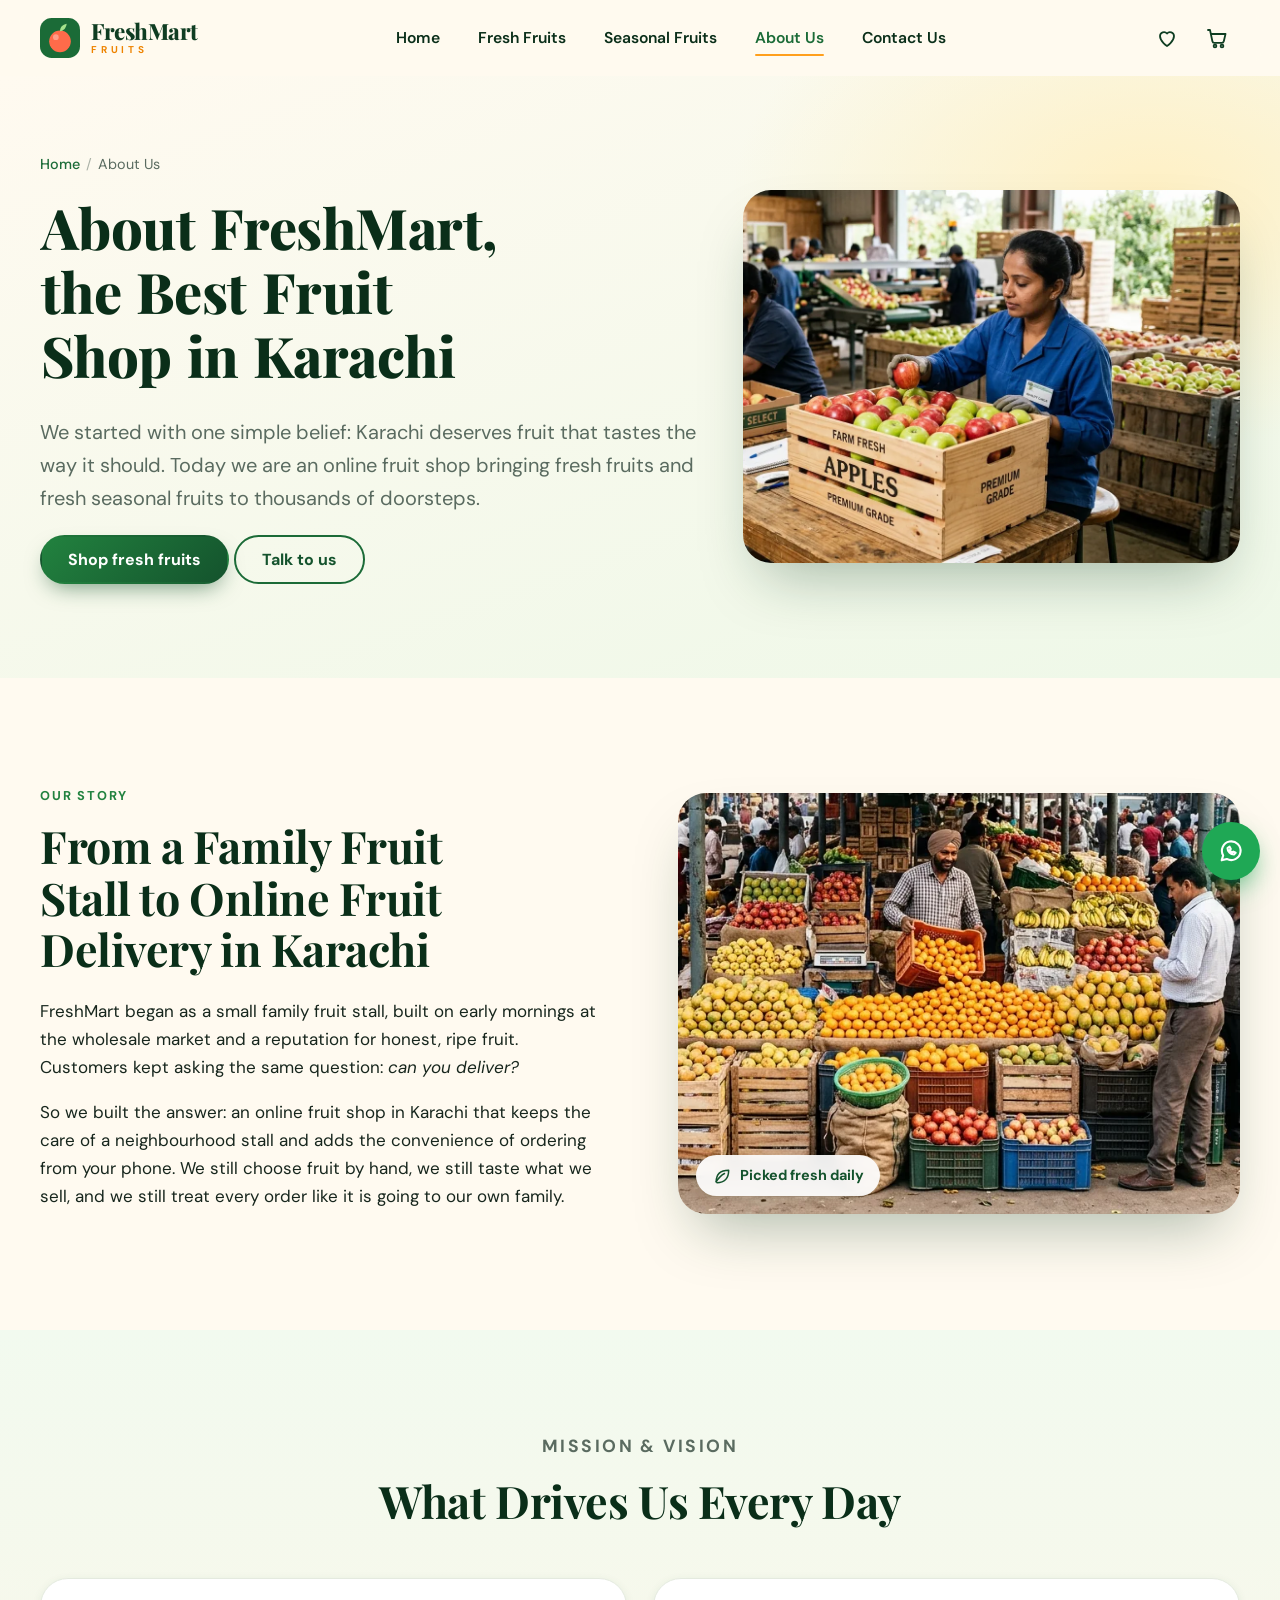
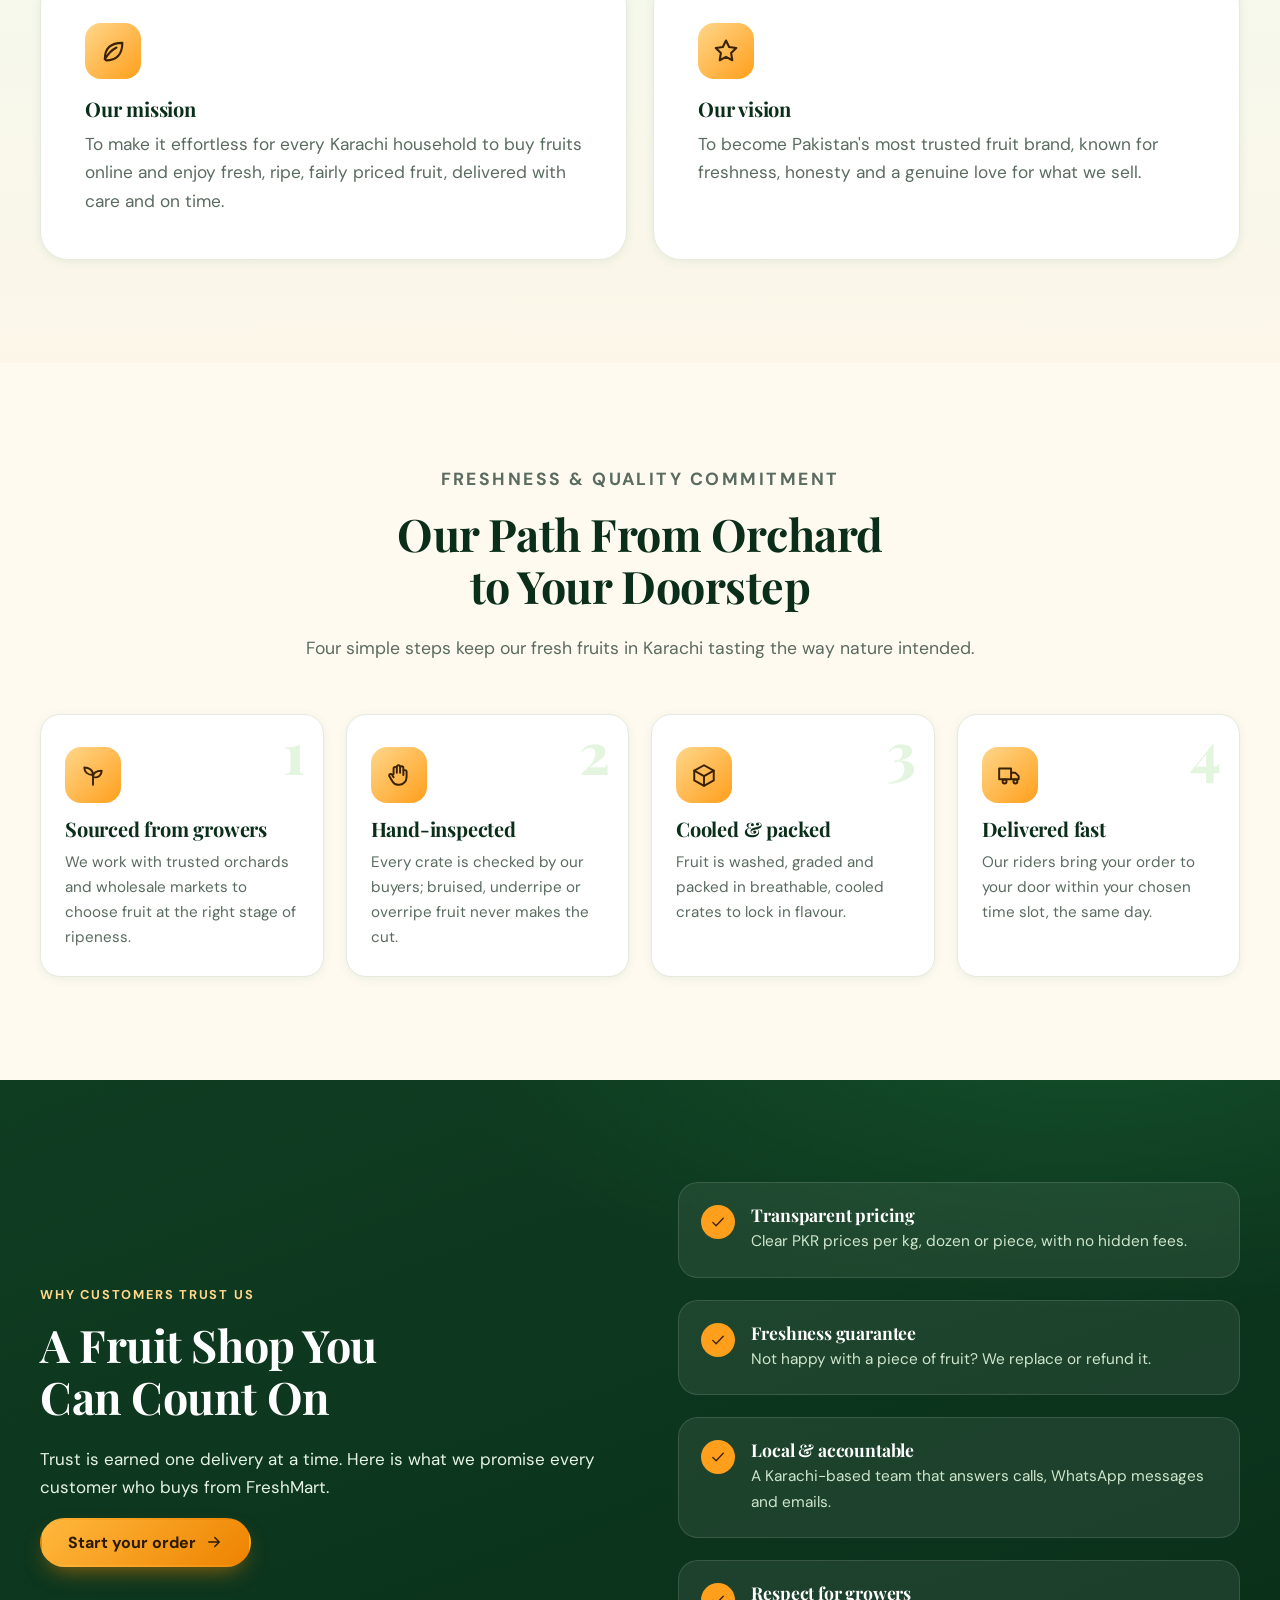
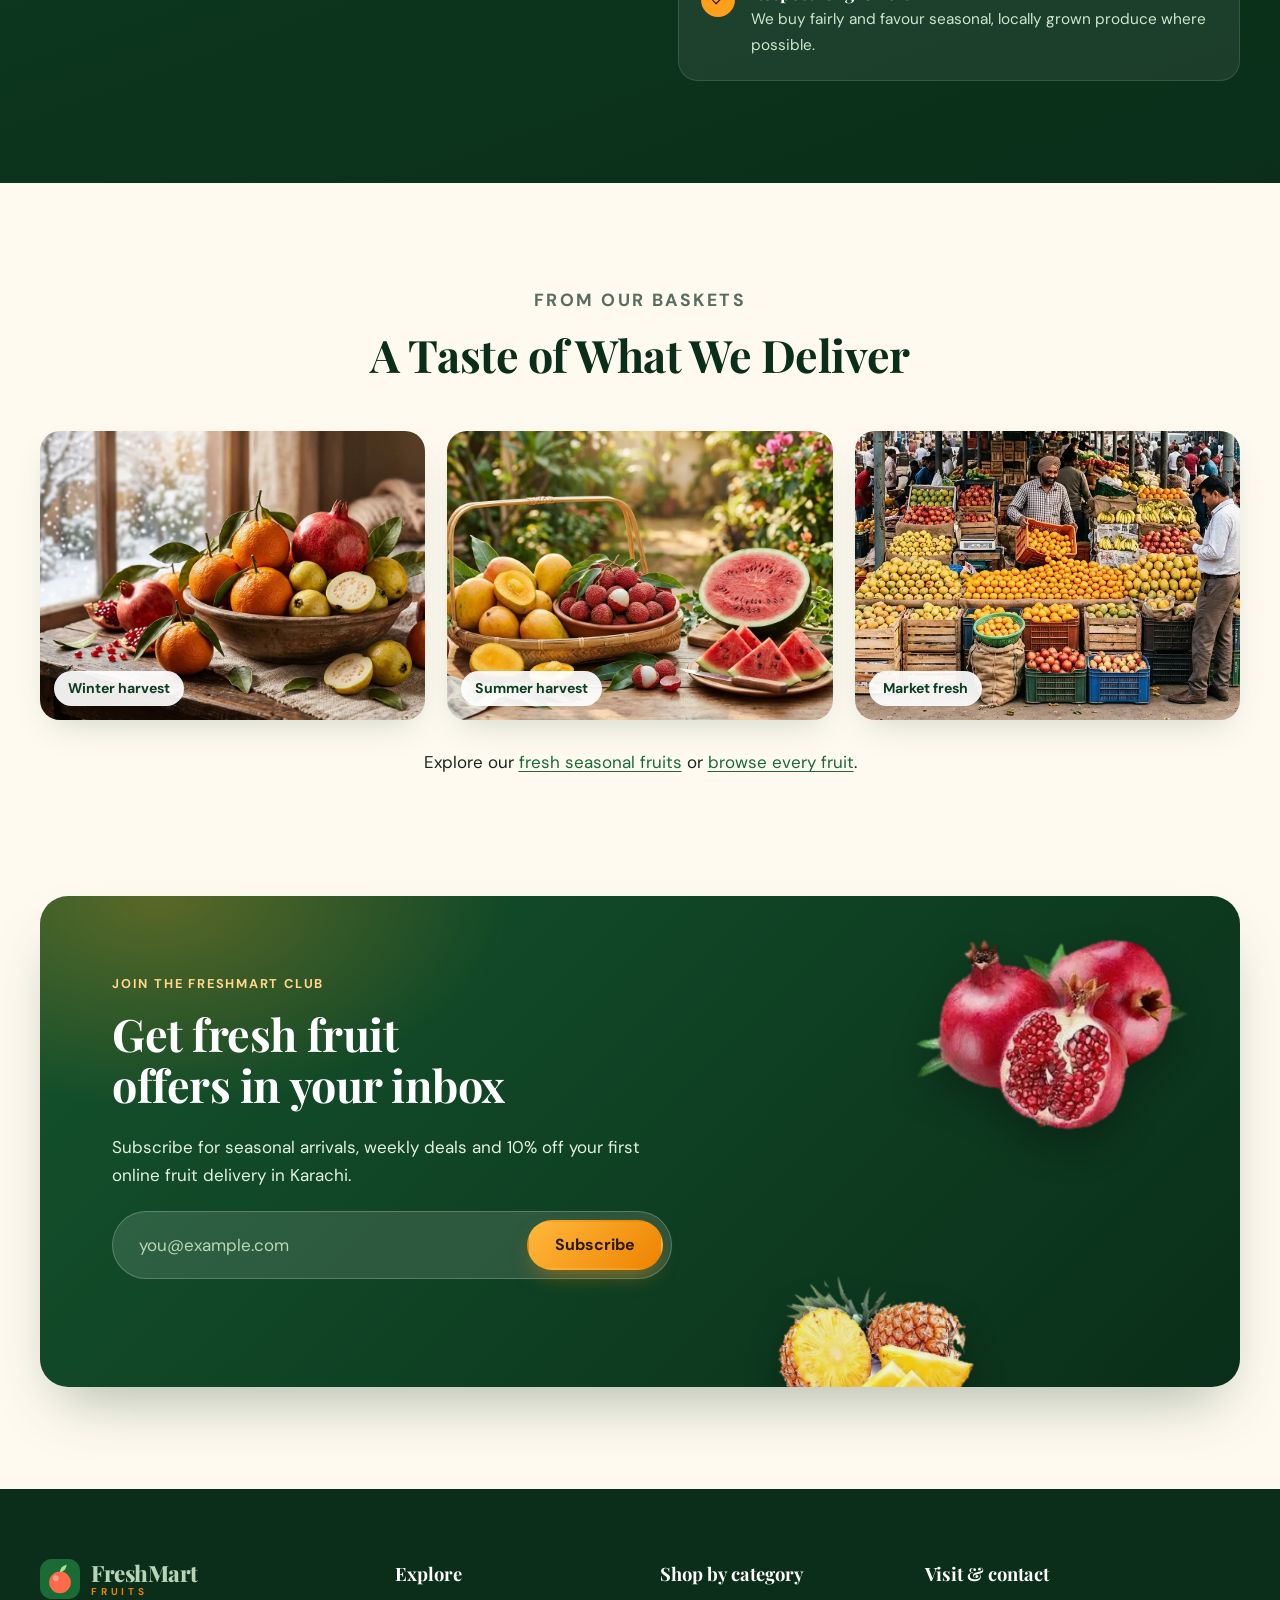
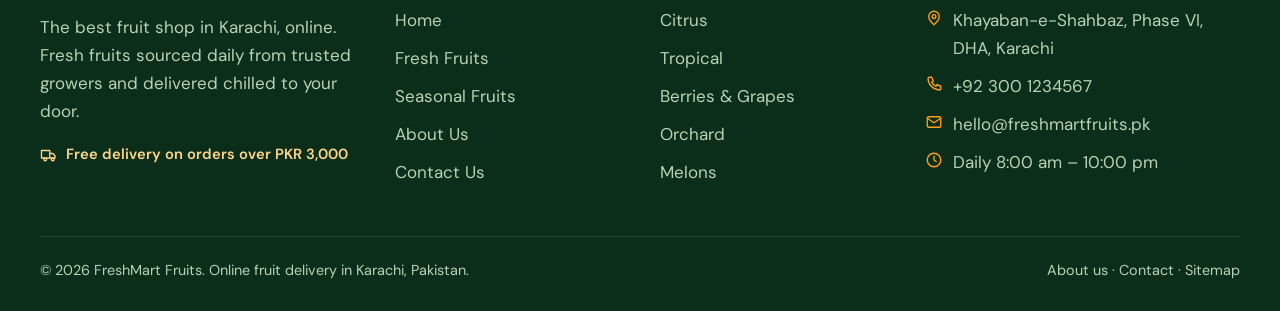
<file: about.html>
<!DOCTYPE html>
<html lang="en-PK">
<head>
<meta charset="utf-8">
<meta name="viewport" content="width=device-width, initial-scale=1">
<title>About FreshMart – Best Fruit Shop in Karachi</title>
<meta name="description" content="Meet FreshMart, the best fruit shop in Karachi. Learn our story, mission and freshness promise for online fruit delivery of quality seasonal fruits.">
<meta name="robots" content="index, follow, max-image-preview:large">
<meta name="theme-color" content="#1b6b37">
<link rel="canonical" href="https://www.freshmartfruits.pk/about.html">
<link rel="icon" href="images/favicon-freshmart.svg" type="image/svg+xml">
<link rel="icon" href="images/favicon-freshmart-32.png" type="image/png" sizes="32x32">
<link rel="shortcut icon" href="favicon.ico">
<link rel="apple-touch-icon" href="images/apple-touch-icon-freshmart.png">
<meta property="og:site_name" content="FreshMart Fruits">
<meta property="og:locale" content="en_PK">
<meta property="og:type" content="website">
<meta property="og:title" content="About FreshMart – Best Fruit Shop in Karachi">
<meta property="og:description" content="Meet FreshMart, the best fruit shop in Karachi. Learn our story, mission and freshness promise for online fruit delivery of quality seasonal fruits.">
<meta property="og:url" content="https://www.freshmartfruits.pk/about.html">
<meta property="og:image" content="https://www.freshmartfruits.pk/images/freshmart-fruits-og-image.png">
<meta property="og:image:width" content="1200">
<meta property="og:image:height" content="630">
<meta property="og:image:alt" content="FreshMart Fruits: fresh fruits delivered across Karachi">
<meta name="twitter:card" content="summary_large_image">
<meta name="twitter:title" content="About FreshMart – Best Fruit Shop in Karachi">
<meta name="twitter:description" content="Meet FreshMart, the best fruit shop in Karachi. Learn our story, mission and freshness promise for online fruit delivery of quality seasonal fruits.">
<meta name="twitter:image" content="https://www.freshmartfruits.pk/images/freshmart-fruits-og-image.png">
<link rel="preconnect" href="https://fonts.googleapis.com">
<link rel="preconnect" href="https://fonts.gstatic.com" crossorigin>
<link rel="stylesheet" href="https://fonts.googleapis.com/css2?family=DM+Sans:wght@400;500;700&family=Playfair+Display:wght@600;700;800&display=swap">
<link rel="stylesheet" href="css/style.css">
<script>document.documentElement.classList.add('js');try{var t=parseInt(localStorage.getItem('fm_preloader'),10);if(t&&Date.now()-t<1800000)document.documentElement.classList.add('no-pre')}catch(e){}</script>
<noscript><style>.preloader{display:none!important}.reveal{opacity:1!important;transform:none!important}</style></noscript>
<script type="application/ld+json">{"@context":"https://schema.org","@type":"BreadcrumbList","itemListElement":[{"@type":"ListItem","position":1,"name":"Home","item":"https://www.freshmartfruits.pk/"},{"@type":"ListItem","position":2,"name":"About Us","item":"https://www.freshmartfruits.pk/about.html"}]}</script>
<script type="application/ld+json">{"@context":"https://schema.org","@type":"GroceryStore","name":"FreshMart Fruits","url":"https://www.freshmartfruits.pk/","image":"https://www.freshmartfruits.pk/images/freshmart-fruits-og-image.png","description":"Online fruit shop in Karachi delivering fresh fruits and fresh seasonal fruits to your doorstep.","telephone":"+92-300-1234567","email":"hello@freshmartfruits.pk","priceRange":"PKR 140 - PKR 1450","address":{"@type":"PostalAddress","streetAddress":"Khayaban-e-Shahbaz, Phase VI, DHA","addressLocality":"Karachi","addressRegion":"Sindh","addressCountry":"PK"},"areaServed":{"@type":"City","name":"Karachi"},"openingHoursSpecification":[{"@type":"OpeningHoursSpecification","dayOfWeek":["Monday","Tuesday","Wednesday","Thursday","Friday","Saturday","Sunday"],"opens":"08:00","closes":"22:00"}]}</script>
</head>
<body class="page-about">
<a class="skip-link" href="#main">Skip to main content</a>
<div class="preloader" id="preloader" aria-hidden="true"><div class="preloader-inner"><svg class="brand-mark" viewBox="0 0 48 48" width="40" height="40" aria-hidden="true" focusable="false"><rect width="48" height="48" rx="14" fill="#1b6b37"/><circle cx="24" cy="28" r="13" fill="#ff6b4a"/><circle cx="19" cy="23" r="3.4" fill="#fff" opacity=".35"/><path d="M24 16c0-5 3-8 8-9-.6 5-3.5 8.400-8 9z" fill="#a6e38c"/></svg><div class="preloader-dots"><i></i><i></i><i></i></div><div class="preloader-bar"><span></span></div><p>Picking the freshest fruit…</p></div></div>
<header class="site-header" id="top">
  <div class="container header-inner">
    <a class="brand" href="index.html" aria-label="FreshMart Fruits, home page"><svg class="brand-mark" viewBox="0 0 48 48" width="40" height="40" aria-hidden="true" focusable="false"><rect width="48" height="48" rx="14" fill="#1b6b37"/><circle cx="24" cy="28" r="13" fill="#ff6b4a"/><circle cx="19" cy="23" r="3.4" fill="#fff" opacity=".35"/><path d="M24 16c0-5 3-8 8-9-.6 5-3.5 8.400-8 9z" fill="#a6e38c"/></svg><span class="brand-text">FreshMart<small>Fruits</small></span></a>
    <nav class="main-nav" id="main-nav" aria-label="Main navigation"><ul><li><a href="index.html">Home</a></li><li><a href="fruits.html">Fresh Fruits</a></li><li><a href="seasonal-fruits.html">Seasonal Fruits</a></li><li><a href="about.html" aria-current="page">About Us</a></li><li><a href="contact.html">Contact Us</a></li></ul></nav>
    <div class="header-actions">
      <a class="icon-btn" href="fruits.html?fav=1" aria-label="View favourite fruits"><svg class="icon" viewBox="0 0 24 24" width="24" height="24" fill="none" stroke="currentColor" stroke-width="1.8" stroke-linecap="round" stroke-linejoin="round" aria-hidden="true" focusable="false"><path d="M12 20s-7-4.4-7-10a4 4 0 0 1 7-2.5A4 4 0 0 1 19 10c0 5.6-7 10-7 10z"/></svg><span class="badge" data-wish-count>0</span></a>
      <button class="icon-btn cart-btn" type="button" data-open-cart aria-label="Open shopping cart"><svg class="icon" viewBox="0 0 24 24" width="24" height="24" fill="none" stroke="currentColor" stroke-width="1.8" stroke-linecap="round" stroke-linejoin="round" aria-hidden="true" focusable="false"><path d="M3 4h2l2.4 11.2a2 2 0 0 0 2 1.6h7.4a2 2 0 0 0 2-1.5L20.5 8H6"/><circle cx="10" cy="20" r="1.4"/><circle cx="17" cy="20" r="1.4"/></svg><span class="badge" data-cart-count>0</span></button>
      <button class="icon-btn nav-toggle" type="button" aria-label="Open menu" aria-expanded="false" aria-controls="main-nav"><svg class="icon" viewBox="0 0 24 24" width="24" height="24" fill="none" stroke="currentColor" stroke-width="1.8" stroke-linecap="round" stroke-linejoin="round" aria-hidden="true" focusable="false"><path d="M4 7h16M4 12h16M4 17h16"/></svg></button>
    </div>
  </div>
<div class="scroll-progress" aria-hidden="true"><span></span></div>
</header>
<main id="main">

<section class="page-hero about-hero" aria-labelledby="page-title">
  <div class="container page-hero-grid">
    <div><nav class="breadcrumb" aria-label="Breadcrumb"><ol><li><a href="index.html">Home</a></li><li aria-current="page">About Us</li></ol></nav>
      <h1 id="page-title"><span class="w"><span class="wi" style="--n:0">About</span></span> <span class="w"><span class="wi" style="--n:1">FreshMart,</span></span> <span class="w"><span class="wi" style="--n:2">the</span></span> <span class="w"><span class="wi" style="--n:3">Best</span></span> <span class="w"><span class="wi" style="--n:4">Fruit</span></span> <span class="w"><span class="wi" style="--n:5">Shop</span></span> <span class="w"><span class="wi" style="--n:6">in</span></span> <span class="w"><span class="wi" style="--n:7">Karachi</span></span></h1>
      <p class="lead hero-in" style="--i:1">We started with one simple belief: Karachi deserves fruit that tastes the way it should. Today we are an online fruit shop bringing fresh fruits and fresh seasonal fruits to thousands of doorsteps.</p>
      <p class="hero-in" style="--i:2"><a class="btn btn-primary" href="fruits.html">Shop fresh fruits</a> <a class="btn btn-ghost" href="contact.html">Talk to us</a></p></div>
    <div class="about-hero-media hero-in" style="--i:2"><img src="images/about-quality-checked-fruit-crate.webp" width="1024" height="768" alt="Workers hand-sorting and quality-checking apples in wooden crates at a fruit packing facility" fetchpriority="high"></div>
  </div>
</section>

<section class="section" aria-labelledby="story-title">
  <div class="container split">
    <div class="split-copy reveal"><p class="eyebrow">Our story</p><h2 id="story-title">From a Family Fruit Stall to Online Fruit Delivery in Karachi</h2>
      <p>FreshMart began as a small family fruit stall, built on early mornings at the wholesale market and a reputation for honest, ripe fruit. Customers kept asking the same question: <em>can you deliver?</em></p>
      <p>So we built the answer: an online fruit shop in Karachi that keeps the care of a neighbourhood stall and adds the convenience of ordering from your phone. We still choose fruit by hand, we still taste what we sell, and we still treat every order like it is going to our own family.</p></div>
    <div class="split-media reveal"><img src="images/about-fresh-sourcing-farm-karachi.webp" width="690" height="506" loading="lazy" alt="Busy wholesale fruit market with crates of oranges, mangoes and apples where FreshMart buys its fruit"><span class="media-chip"><svg class="icon" viewBox="0 0 24 24" width="20" height="20" fill="none" stroke="currentColor" stroke-width="1.8" stroke-linecap="round" stroke-linejoin="round" aria-hidden="true" focusable="false"><path d="M5 19c0-9 5-14 15-14 0 10-5 15-14 15"/><path d="M5 19c3-5 6-8 10-10"/></svg> Picked fresh daily</span></div>
  </div>
</section>

<section class="section section-tint" aria-labelledby="mv-title">
  <div class="container">
    <div class="section-head reveal"><p class="eyebrow">Mission &amp; vision</p><h2 id="mv-title">What Drives Us Every Day</h2></div>
    <div class="mv-grid">
      <article class="mv-card reveal"><span class="feature-icon"><svg class="icon" viewBox="0 0 24 24" width="28" height="28" fill="none" stroke="currentColor" stroke-width="1.8" stroke-linecap="round" stroke-linejoin="round" aria-hidden="true" focusable="false"><path d="M5 19c0-9 5-14 15-14 0 10-5 15-14 15"/><path d="M5 19c3-5 6-8 10-10"/></svg></span><h3>Our mission</h3><p>To make it effortless for every Karachi household to buy fruits online and enjoy fresh, ripe, fairly priced fruit, delivered with care and on time.</p></article>
      <article class="mv-card reveal" style="--d:90ms"><span class="feature-icon"><svg class="icon" viewBox="0 0 24 24" width="28" height="28" fill="none" stroke="currentColor" stroke-width="1.8" stroke-linecap="round" stroke-linejoin="round" aria-hidden="true" focusable="false"><path d="M12 3l2.7 5.6 6.1.9-4.4 4.3 1 6.1L12 17l-5.4 2.9 1-6.1L3.2 9.5l6.1-.9z"/></svg></span><h3>Our vision</h3><p>To become Pakistan's most trusted fruit brand, known for freshness, honesty and a genuine love for what we sell.</p></article>
    </div>
  </div>
</section>

<section class="section" aria-labelledby="commit-title">
  <div class="container">
    <div class="section-head reveal"><p class="eyebrow">Freshness &amp; quality commitment</p><h2 id="commit-title">Our Path From Orchard to Your Doorstep</h2>
      <p>Four simple steps keep our fresh fruits in Karachi tasting the way nature intended.</p></div>
    <ol class="steps"><li class="step reveal" style="--d:0ms"><span class="step-num">1</span><span class="feature-icon"><svg class="icon" viewBox="0 0 24 24" width="26" height="26" fill="none" stroke="currentColor" stroke-width="1.8" stroke-linecap="round" stroke-linejoin="round" aria-hidden="true" focusable="false"><path d="M12 21v-9"/><path d="M12 12C12 7 8 5 4 5c0 4 3 7 8 7zM12 14c0-4 3-6 8-6 0 4-3 7-8 6z"/></svg></span><h3>Sourced from growers</h3><p>We work with trusted orchards and wholesale markets to choose fruit at the right stage of ripeness.</p></li><li class="step reveal" style="--d:80ms"><span class="step-num">2</span><span class="feature-icon"><svg class="icon" viewBox="0 0 24 24" width="26" height="26" fill="none" stroke="currentColor" stroke-width="1.8" stroke-linecap="round" stroke-linejoin="round" aria-hidden="true" focusable="false"><path d="M7 11V6a1.5 1.5 0 0 1 3 0v4M10 10V4.5a1.5 1.5 0 0 1 3 0V10M13 10V5.5a1.5 1.5 0 0 1 3 0V12M16 9a1.5 1.5 0 0 1 3 0v5a7 7 0 0 1-7 7h-1a6 6 0 0 1-5-3l-3-5a1.5 1.5 0 0 1 2.5-1.5L7 14"/></svg></span><h3>Hand-inspected</h3><p>Every crate is checked by our buyers; bruised, underripe or overripe fruit never makes the cut.</p></li><li class="step reveal" style="--d:160ms"><span class="step-num">3</span><span class="feature-icon"><svg class="icon" viewBox="0 0 24 24" width="26" height="26" fill="none" stroke="currentColor" stroke-width="1.8" stroke-linecap="round" stroke-linejoin="round" aria-hidden="true" focusable="false"><path d="M3 8l9-5 9 5v9l-9 5-9-5z"/><path d="M3 8l9 5 9-5M12 13v9"/></svg></span><h3>Cooled &amp; packed</h3><p>Fruit is washed, graded and packed in breathable, cooled crates to lock in flavour.</p></li><li class="step reveal" style="--d:240ms"><span class="step-num">4</span><span class="feature-icon"><svg class="icon" viewBox="0 0 24 24" width="26" height="26" fill="none" stroke="currentColor" stroke-width="1.8" stroke-linecap="round" stroke-linejoin="round" aria-hidden="true" focusable="false"><path d="M2 6h11v10H2zM13 10h4l3 3v3h-7"/><circle cx="7" cy="18" r="1.8"/><circle cx="17" cy="18" r="1.8"/></svg></span><h3>Delivered fast</h3><p>Our riders bring your order to your door within your chosen time slot, the same day.</p></li></ol>
  </div>
</section>

<section class="section section-dark" aria-labelledby="trust-title">
  <div class="container split">
    <div class="split-copy reveal light"><p class="eyebrow eyebrow-light">Why customers trust us</p><h2 id="trust-title">A Fruit Shop You Can Count On</h2>
      <p>Trust is earned one delivery at a time. Here is what we promise every customer who buys from FreshMart.</p>
      <p><a class="btn btn-accent" href="fruits.html">Start your order <svg class="icon" viewBox="0 0 24 24" width="18" height="18" fill="none" stroke="currentColor" stroke-width="1.8" stroke-linecap="round" stroke-linejoin="round" aria-hidden="true" focusable="false"><path d="M5 12h14M13 6l6 6-6 6"/></svg></a></p></div>
    <ul class="trust-list"><li class="reveal" style="--d:0ms"><span class="check-dot"><svg class="icon" viewBox="0 0 24 24" width="18" height="18" fill="none" stroke="currentColor" stroke-width="1.8" stroke-linecap="round" stroke-linejoin="round" aria-hidden="true" focusable="false"><path d="M5 12.5l4.5 4.5L19 7"/></svg></span><div><h3>Transparent pricing</h3><p>Clear PKR prices per kg, dozen or piece, with no hidden fees.</p></div></li><li class="reveal" style="--d:70ms"><span class="check-dot"><svg class="icon" viewBox="0 0 24 24" width="18" height="18" fill="none" stroke="currentColor" stroke-width="1.8" stroke-linecap="round" stroke-linejoin="round" aria-hidden="true" focusable="false"><path d="M5 12.5l4.5 4.5L19 7"/></svg></span><div><h3>Freshness guarantee</h3><p>Not happy with a piece of fruit? We replace or refund it.</p></div></li><li class="reveal" style="--d:140ms"><span class="check-dot"><svg class="icon" viewBox="0 0 24 24" width="18" height="18" fill="none" stroke="currentColor" stroke-width="1.8" stroke-linecap="round" stroke-linejoin="round" aria-hidden="true" focusable="false"><path d="M5 12.5l4.5 4.5L19 7"/></svg></span><div><h3>Local &amp; accountable</h3><p>A Karachi-based team that answers calls, WhatsApp messages and emails.</p></div></li><li class="reveal" style="--d:210ms"><span class="check-dot"><svg class="icon" viewBox="0 0 24 24" width="18" height="18" fill="none" stroke="currentColor" stroke-width="1.8" stroke-linecap="round" stroke-linejoin="round" aria-hidden="true" focusable="false"><path d="M5 12.5l4.5 4.5L19 7"/></svg></span><div><h3>Respect for growers</h3><p>We buy fairly and favour seasonal, locally grown produce where possible.</p></div></li></ul>
  </div>
</section>

<section class="section" aria-labelledby="gallery-title">
  <div class="container">
    <div class="section-head reveal"><p class="eyebrow">From our baskets</p><h2 id="gallery-title">A Taste of What We Deliver</h2></div>
    <div class="gallery">
      <figure class="reveal"><img src="images/seasonal-winter-citrus-pomegranate.webp" width="1152" height="768" loading="lazy" alt="Winter citrus and pomegranate fruit selection from FreshMart"><figcaption>Winter harvest</figcaption></figure>
      <figure class="reveal" style="--d:80ms"><img src="images/seasonal-summer-mango-melon.webp" width="1152" height="768" loading="lazy" alt="Summer mango, watermelon and lychee fruit selection from FreshMart"><figcaption>Summer harvest</figcaption></figure>
      <figure class="reveal" style="--d:160ms"><img src="images/wholesale-fruit-market-sourcing-banner.webp" width="1408" height="506" loading="lazy" alt="Wholesale fruit market stalls piled with fresh oranges, mangoes and apples"><figcaption>Market fresh</figcaption></figure>
    </div>
    <p class="center reveal">Explore our <a href="seasonal-fruits.html">fresh seasonal fruits</a> or <a href="fruits.html">browse every fruit</a>.</p>
  </div>
</section>
<section class="section newsletter" aria-labelledby="news-title">
  <div class="container"><div class="newsletter-card reveal">
    <img class="news-fruit nf1" src="images/cutout-pomegranate.webp" width="311" height="221" alt="" loading="lazy">
    <img class="news-fruit nf2" src="images/cutout-pineapple.webp" width="442" height="337" alt="" loading="lazy">
    <div class="news-copy"><p class="eyebrow eyebrow-light">Join the FreshMart club</p><h2 id="news-title">Get fresh fruit offers in your inbox</h2>
      <p>Subscribe for seasonal arrivals, weekly deals and 10% off your first online fruit delivery in Karachi.</p>
      <form class="newsletter-form" novalidate><label class="sr-only" for="news-email">Email address</label>
        <input id="news-email" type="email" name="email" placeholder="you@example.com" autocomplete="email" required>
        <button class="btn btn-accent" type="submit">Subscribe</button></form>
      <p class="news-msg" role="status" aria-live="polite"></p></div>
  </div></div>
</section>
</main>
<footer class="site-footer">
  <div class="container footer-grid">
    <div class="footer-brand">
      <a class="brand brand-light" href="index.html" aria-label="FreshMart Fruits, home page"><svg class="brand-mark" viewBox="0 0 48 48" width="40" height="40" aria-hidden="true" focusable="false"><rect width="48" height="48" rx="14" fill="#1b6b37"/><circle cx="24" cy="28" r="13" fill="#ff6b4a"/><circle cx="19" cy="23" r="3.4" fill="#fff" opacity=".35"/><path d="M24 16c0-5 3-8 8-9-.6 5-3.5 8.400-8 9z" fill="#a6e38c"/></svg><span class="brand-text">FreshMart<small>Fruits</small></span></a>
      <p>The best fruit shop in Karachi, online. Fresh fruits sourced daily from trusted growers and delivered chilled to your door.</p>
      <p class="footer-note"><svg class="icon" viewBox="0 0 24 24" width="18" height="18" fill="none" stroke="currentColor" stroke-width="1.8" stroke-linecap="round" stroke-linejoin="round" aria-hidden="true" focusable="false"><path d="M2 6h11v10H2zM13 10h4l3 3v3h-7"/><circle cx="7" cy="18" r="1.8"/><circle cx="17" cy="18" r="1.8"/></svg> Free delivery on orders over PKR 3,000</p>
    </div>
    <div><p class="footer-title">Explore</p><ul><li><a href="index.html">Home</a></li><li><a href="fruits.html">Fresh Fruits</a></li><li><a href="seasonal-fruits.html">Seasonal Fruits</a></li><li><a href="about.html">About Us</a></li><li><a href="contact.html">Contact Us</a></li></ul></div>
    <div><p class="footer-title">Shop by category</p><ul><li><a href="fruits.html?category=Citrus">Citrus</a></li><li><a href="fruits.html?category=Tropical">Tropical</a></li><li><a href="fruits.html?category=Berries%20%26%20Grapes">Berries &amp; Grapes</a></li><li><a href="fruits.html?category=Orchard">Orchard</a></li><li><a href="fruits.html?category=Melons">Melons</a></li></ul></div>
    <div><p class="footer-title">Visit &amp; contact</p>
      <ul class="footer-contact">
        <li><svg class="icon" viewBox="0 0 24 24" width="18" height="18" fill="none" stroke="currentColor" stroke-width="1.8" stroke-linecap="round" stroke-linejoin="round" aria-hidden="true" focusable="false"><path d="M12 21s-7-6.2-7-11a7 7 0 0 1 14 0c0 4.8-7 11-7 11z"/><circle cx="12" cy="10" r="2.5"/></svg> Khayaban-e-Shahbaz, Phase VI, DHA, Karachi</li>
        <li><svg class="icon" viewBox="0 0 24 24" width="18" height="18" fill="none" stroke="currentColor" stroke-width="1.8" stroke-linecap="round" stroke-linejoin="round" aria-hidden="true" focusable="false"><path d="M6 3h3l2 5-2 1.5a11 11 0 0 0 5.5 5.5L16 13l5 2v3a2 2 0 0 1-2 2A16 16 0 0 1 4 5a2 2 0 0 1 2-2z"/></svg> <a href="tel:+923001234567">+92 300 1234567</a></li>
        <li><svg class="icon" viewBox="0 0 24 24" width="18" height="18" fill="none" stroke="currentColor" stroke-width="1.8" stroke-linecap="round" stroke-linejoin="round" aria-hidden="true" focusable="false"><rect x="3" y="5" width="18" height="14" rx="2"/><path d="M3 7l9 6 9-6"/></svg> <a href="mailto:hello@freshmartfruits.pk">hello@freshmartfruits.pk</a></li>
        <li><svg class="icon" viewBox="0 0 24 24" width="18" height="18" fill="none" stroke="currentColor" stroke-width="1.8" stroke-linecap="round" stroke-linejoin="round" aria-hidden="true" focusable="false"><circle cx="12" cy="12" r="9"/><path d="M12 7v5l3 2"/></svg> Daily 8:00 am – 10:00 pm</li>
      </ul></div>
  </div>
  <div class="container footer-bottom">
    <p>&copy; <span data-year>2026</span> FreshMart Fruits. Online fruit delivery in Karachi, Pakistan.</p>
    <p><a href="about.html">About us</a> &middot; <a href="contact.html">Contact</a> &middot; <a href="sitemap.xml">Sitemap</a></p>
  </div>
</footer>
<a class="wa-float" data-whatsapp href="https://wa.me/923001234567?text=Hello%20FreshMart%20Fruits%2C%20I%20would%20like%20to%20order%20fruit." target="_blank" rel="noopener noreferrer" aria-label="Chat with FreshMart Fruits on WhatsApp"><svg class="icon" viewBox="0 0 24 24" width="28" height="28" fill="none" stroke="currentColor" stroke-width="1.8" stroke-linecap="round" stroke-linejoin="round" aria-hidden="true" focusable="false"><path d="M4 20l1.3-4.2A8 8 0 1 1 8.4 18.8z"/><path d="M9 9.5c0 3 2.5 5.5 5.5 5.5l1.5-1.5-2-1-1 .8a4 4 0 0 1-2-2l.8-1-1-2z"/></svg></a>
<button class="to-top" type="button" aria-label="Back to top"><svg class="icon" viewBox="0 0 24 24" width="20" height="20" fill="none" stroke="currentColor" stroke-width="1.8" stroke-linecap="round" stroke-linejoin="round" aria-hidden="true" focusable="false"><path d="M5 12h14M13 6l6 6-6 6"/></svg></button>
<div class="overlay" data-close-cart></div>
<aside class="cart-drawer" id="cart-drawer" role="dialog" aria-modal="true" aria-labelledby="cart-title" aria-hidden="true" tabindex="-1">
  <div class="drawer-head"><p class="drawer-title" id="cart-title">Your Cart <span class="drawer-count" data-cart-count-text>(0 items)</span></p>
    <button class="icon-btn" type="button" data-close-cart aria-label="Close cart"><svg class="icon" viewBox="0 0 24 24" width="24" height="24" fill="none" stroke="currentColor" stroke-width="1.8" stroke-linecap="round" stroke-linejoin="round" aria-hidden="true" focusable="false"><path d="M6 6l12 12M18 6L6 18"/></svg></button></div>
  <div class="ship-progress" id="ship-progress"><p id="ship-text"></p><div class="ship-bar"><span id="ship-fill"></span></div></div>
  <ul class="cart-items" id="cart-items"></ul>
  <div class="cart-empty" id="cart-empty"><img src="images/cutout-kinnow.webp" width="640" height="601" alt="" loading="lazy"><p><strong>Your cart is empty</strong></p><p>Add some fresh fruit and it will wait for you here, even after a refresh.</p><a class="btn btn-primary" href="fruits.html">Browse fresh fruits</a></div>
  <div class="cart-footer" id="cart-footer">
    <dl class="totals"><div><dt>Subtotal</dt><dd id="cart-subtotal">PKR 0</dd></div><div id="cart-discount-row" hidden><dt>Welcome discount (10%)</dt><dd id="cart-discount">-PKR 0</dd></div><div><dt>Delivery</dt><dd id="cart-delivery">PKR 0</dd></div><div class="grand"><dt>Total</dt><dd id="cart-total">PKR 0</dd></div></dl>
    <button class="btn btn-primary btn-block" type="button" id="checkout-open">Checkout <svg class="icon" viewBox="0 0 24 24" width="18" height="18" fill="none" stroke="currentColor" stroke-width="1.8" stroke-linecap="round" stroke-linejoin="round" aria-hidden="true" focusable="false"><path d="M5 12h14M13 6l6 6-6 6"/></svg></button>
    <button class="link-btn" type="button" id="cart-clear">Clear cart</button>
  </div>
</aside>
<div class="modal" id="checkout-modal" role="dialog" aria-modal="true" aria-labelledby="checkout-title" aria-hidden="true" tabindex="-1">
  <div class="modal-panel">
    <button class="icon-btn modal-close" type="button" data-close-checkout aria-label="Close checkout"><svg class="icon" viewBox="0 0 24 24" width="24" height="24" fill="none" stroke="currentColor" stroke-width="1.8" stroke-linecap="round" stroke-linejoin="round" aria-hidden="true" focusable="false"><path d="M6 6l12 12M18 6L6 18"/></svg></button>
    <div id="checkout-form-view" class="checkout-grid">
      <div>
        <p class="drawer-title" id="checkout-title">Checkout</p>
        <p class="demo-note">Demo checkout: no real payment details are collected or charged.</p>
        <form id="checkout-form" novalidate>
          <div class="field"><label for="co-name">Full name</label><input id="co-name" name="name" type="text" autocomplete="name" required><small class="err" aria-live="polite"></small></div>
          <div class="field-row">
            <div class="field"><label for="co-phone">Mobile number</label><input id="co-phone" name="phone" type="tel" inputmode="tel" autocomplete="tel" placeholder="03XX XXXXXXX" required><small class="err" aria-live="polite"></small></div>
            <div class="field"><label for="co-area">Area in Karachi</label><select id="co-area" name="area" required><option value="">Select your area</option><option value="DHA">DHA</option><option value="Clifton">Clifton</option><option value="Gulshan-e-Iqbal">Gulshan-e-Iqbal</option><option value="Gulistan-e-Johar">Gulistan-e-Johar</option><option value="North Nazimabad">North Nazimabad</option><option value="Bahadurabad">Bahadurabad</option><option value="PECHS">PECHS</option><option value="Defence View">Defence View</option><option value="Saddar">Saddar</option><option value="Nazimabad">Nazimabad</option><option value="Malir Cantt">Malir Cantt</option><option value="Korangi">Korangi</option><option value="Federal B Area">Federal B Area</option><option value="Scheme 33">Scheme 33</option><option value="Other Karachi area">Other Karachi area</option></select><small class="err" aria-live="polite"></small></div>
          </div>
          <div class="field"><label for="co-address">Delivery address</label><textarea id="co-address" name="address" rows="2" autocomplete="street-address" required></textarea><small class="err" aria-live="polite"></small></div>
          <div class="field"><label for="co-slot">Delivery time</label><select id="co-slot" name="slot"><option>Today, 12 pm – 3 pm</option><option>Today, 3 pm – 6 pm</option><option>Today, 6 pm – 9 pm</option><option>Tomorrow morning, 9 am – 12 pm</option></select></div>
          <fieldset class="pay-options"><legend>Payment method (demo)</legend>
            <label><input type="radio" name="payment" value="Cash on delivery" checked><span>Cash on delivery</span></label>
            <label><input type="radio" name="payment" value="Card on delivery"><span>Card on delivery</span></label>
            <label><input type="radio" name="payment" value="JazzCash / Easypaisa"><span>JazzCash / Easypaisa</span></label>
          </fieldset>
          <button class="btn btn-primary btn-block" type="submit">Place demo order</button>
        </form>
      </div>
      <div class="checkout-summary"><p class="summary-title">Order summary</p><ul id="co-lines"></ul>
        <dl class="totals"><div><dt>Subtotal</dt><dd id="co-subtotal"></dd></div><div id="co-discount-row" hidden><dt>Welcome discount (10%)</dt><dd id="co-discount"></dd></div><div><dt>Delivery</dt><dd id="co-delivery"></dd></div><div class="grand"><dt>Total</dt><dd id="co-total"></dd></div></dl></div>
    </div>
    <div id="checkout-done-view" class="checkout-done" hidden>
      <div class="done-badge"><svg class="icon" viewBox="0 0 24 24" width="40" height="40" fill="none" stroke="currentColor" stroke-width="1.8" stroke-linecap="round" stroke-linejoin="round" aria-hidden="true" focusable="false"><path d="M5 12.5l4.5 4.5L19 7"/></svg></div>
      <p class="drawer-title">Thank you, <span id="done-name">friend</span>!</p>
      <p>Your demo order <strong id="done-id"></strong> has been placed. We would deliver to <strong id="done-area"></strong> during <strong id="done-slot"></strong>.</p>
      <p class="done-total">Order total: <strong id="done-total"></strong></p>
      <button class="btn btn-primary" type="button" data-close-checkout>Continue shopping</button>
    </div>
  </div>
</div>
<div class="modal" id="quick-modal" role="dialog" aria-modal="true" aria-labelledby="qv-name" aria-hidden="true" tabindex="-1">
  <div class="modal-panel quick-panel">
    <button class="icon-btn modal-close" type="button" data-close-quick aria-label="Close quick view"><svg class="icon" viewBox="0 0 24 24" width="24" height="24" fill="none" stroke="currentColor" stroke-width="1.8" stroke-linecap="round" stroke-linejoin="round" aria-hidden="true" focusable="false"><path d="M6 6l12 12M18 6L6 18"/></svg></button>
    <div class="quick-grid">
      <div class="quick-media"><img id="qv-img" src="[data-uri]" alt="" width="600" height="600"><span class="pc-badge" id="qv-badge" hidden></span>
        <button class="wish-btn" type="button" id="qv-wish" data-wish="" aria-pressed="false" aria-label="Add to favourites"><svg class="icon" viewBox="0 0 24 24" width="24" height="24" fill="none" stroke="currentColor" stroke-width="1.8" stroke-linecap="round" stroke-linejoin="round" aria-hidden="true" focusable="false"><path d="M12 20s-7-4.4-7-10a4 4 0 0 1 7-2.5A4 4 0 0 1 19 10c0 5.6-7 10-7 10z"/></svg></button></div>
      <div class="quick-info">
        <p class="pc-cat" id="qv-cat"></p><h2 class="quick-title" id="qv-name"></h2>
        <p class="pc-price"><strong id="qv-price"></strong><span id="qv-unit"></span></p>
        <p id="qv-desc"></p><ul class="pc-benefits" id="qv-benefits"></ul><p class="quick-season" id="qv-season"></p>
        <div class="pc-actions"><div class="qty" data-qty><button type="button" data-qty-minus aria-label="Decrease quantity"><svg class="icon" viewBox="0 0 24 24" width="16" height="16" fill="none" stroke="currentColor" stroke-width="1.8" stroke-linecap="round" stroke-linejoin="round" aria-hidden="true" focusable="false"><path d="M5 12h14"/></svg></button><input id="qv-qty" type="number" value="1" min="1" max="20" inputmode="numeric" aria-label="Quantity"><button type="button" data-qty-plus aria-label="Increase quantity"><svg class="icon" viewBox="0 0 24 24" width="16" height="16" fill="none" stroke="currentColor" stroke-width="1.8" stroke-linecap="round" stroke-linejoin="round" aria-hidden="true" focusable="false"><path d="M12 5v14M5 12h14"/></svg></button></div>
          <button class="btn btn-primary" type="button" id="qv-add"><svg class="icon" viewBox="0 0 24 24" width="18" height="18" fill="none" stroke="currentColor" stroke-width="1.8" stroke-linecap="round" stroke-linejoin="round" aria-hidden="true" focusable="false"><path d="M3 4h2l2.4 11.2a2 2 0 0 0 2 1.6h7.4a2 2 0 0 0 2-1.5L20.5 8H6"/><circle cx="10" cy="20" r="1.4"/><circle cx="17" cy="20" r="1.4"/></svg> Add to Cart</button></div>
        <p class="muted quick-note"><svg class="icon" viewBox="0 0 24 24" width="16" height="16" fill="none" stroke="currentColor" stroke-width="1.8" stroke-linecap="round" stroke-linejoin="round" aria-hidden="true" focusable="false"><path d="M2 6h11v10H2zM13 10h4l3 3v3h-7"/><circle cx="7" cy="18" r="1.8"/><circle cx="17" cy="18" r="1.8"/></svg> Free delivery over PKR 3,000 &middot; same-day in Karachi</p>
      </div>
    </div>
  </div>
</div>
<div class="toast-wrap" id="toast-wrap" aria-live="polite" role="status"></div>
<script src="js/products.js" defer></script>
<script src="js/cart.js" defer></script>
<script src="js/main.js" defer></script>
</body>
</html>
</file>
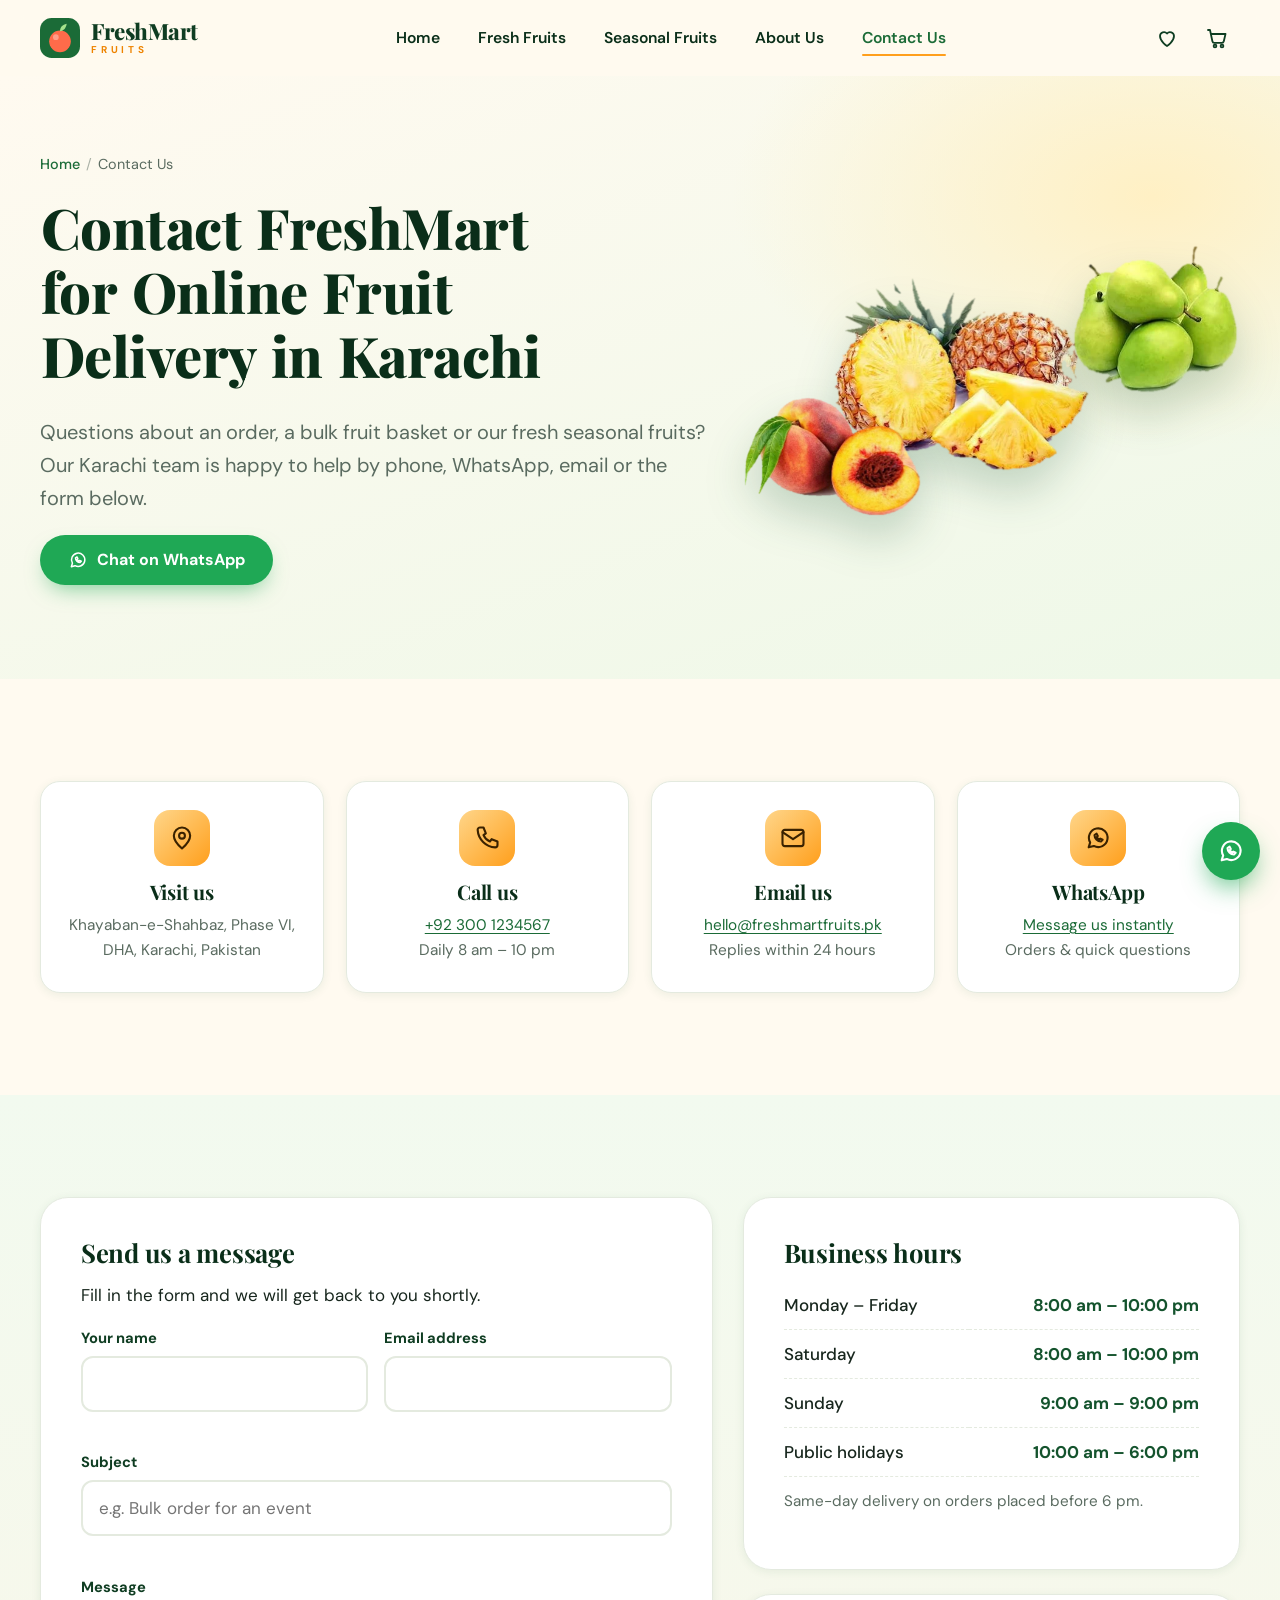
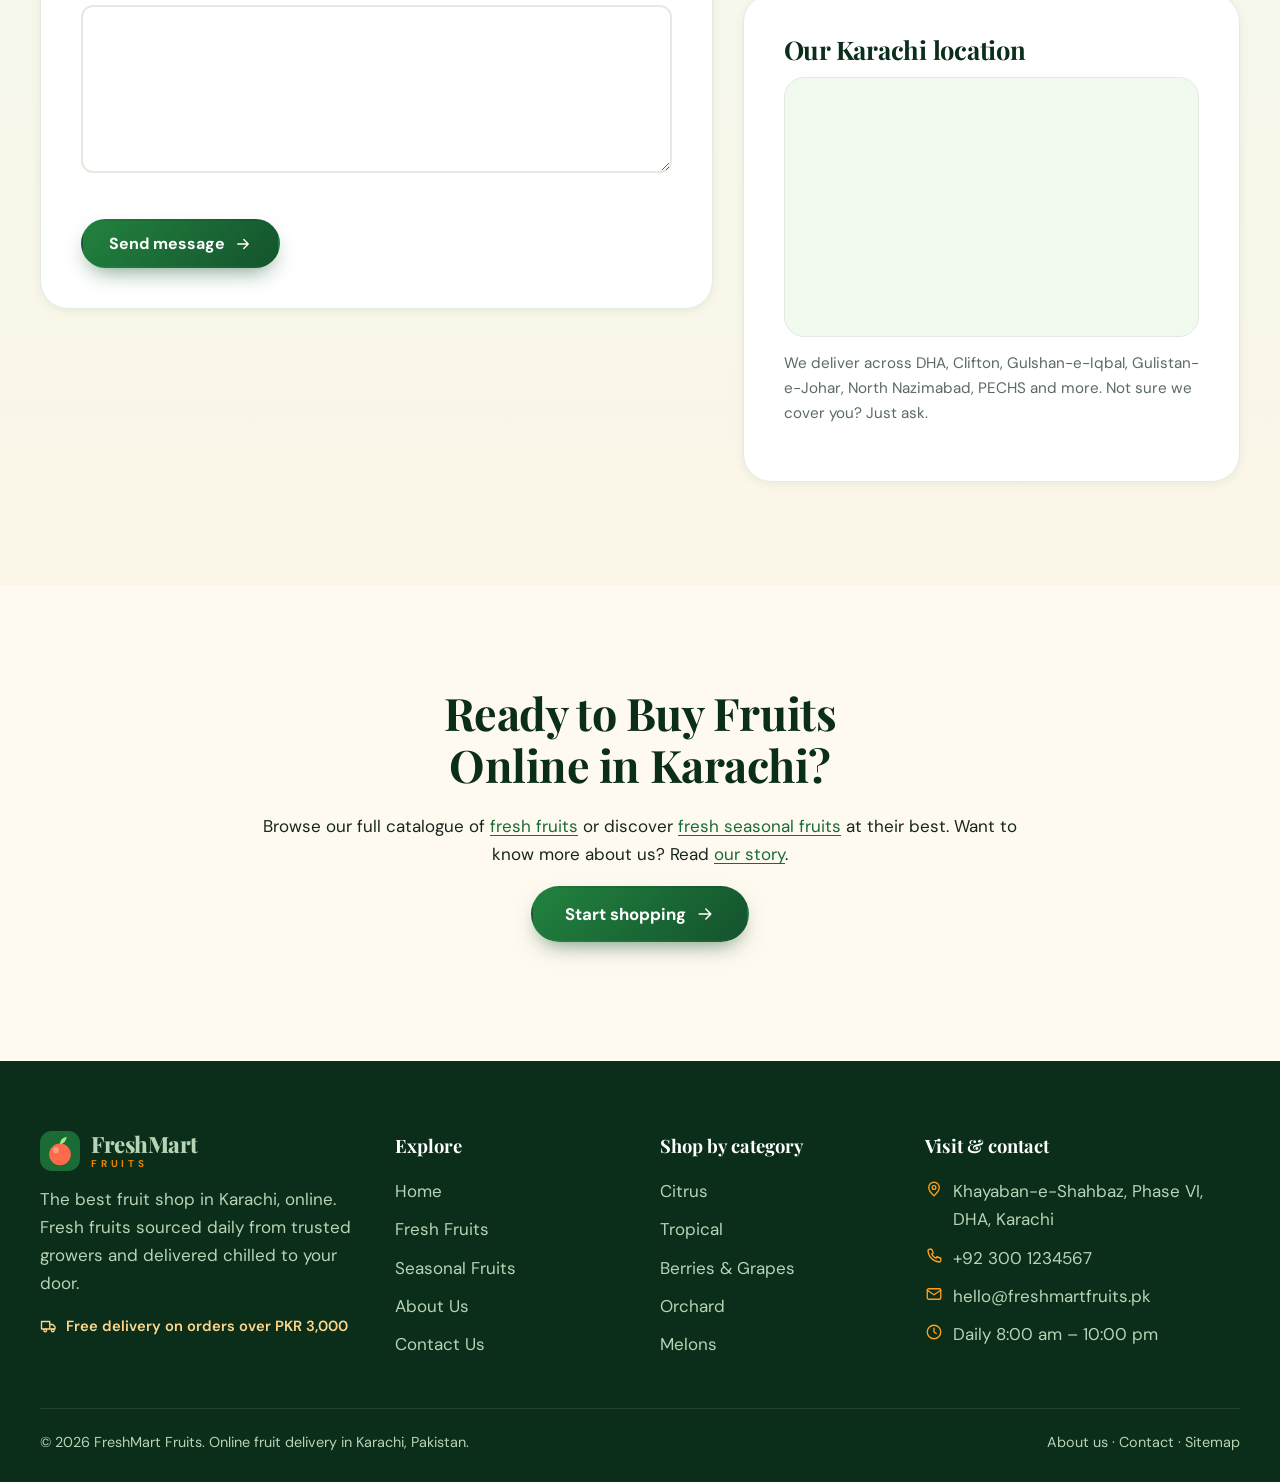
<file: contact.html>
<!DOCTYPE html>
<html lang="en-PK">
<head>
<meta charset="utf-8">
<meta name="viewport" content="width=device-width, initial-scale=1">
<title>Contact FreshMart – Online Fruit Delivery Karachi</title>
<meta name="description" content="Contact FreshMart Fruits in Karachi for online fruit delivery, bulk orders and support. Call, WhatsApp, email or visit our DHA shop. Open daily.">
<meta name="robots" content="index, follow, max-image-preview:large">
<meta name="theme-color" content="#1b6b37">
<link rel="canonical" href="https://www.freshmartfruits.pk/contact.html">
<link rel="icon" href="images/favicon-freshmart.svg" type="image/svg+xml">
<link rel="icon" href="images/favicon-freshmart-32.png" type="image/png" sizes="32x32">
<link rel="shortcut icon" href="favicon.ico">
<link rel="apple-touch-icon" href="images/apple-touch-icon-freshmart.png">
<meta property="og:site_name" content="FreshMart Fruits">
<meta property="og:locale" content="en_PK">
<meta property="og:type" content="website">
<meta property="og:title" content="Contact FreshMart – Online Fruit Delivery Karachi">
<meta property="og:description" content="Contact FreshMart Fruits in Karachi for online fruit delivery, bulk orders and support. Call, WhatsApp, email or visit our DHA shop. Open daily.">
<meta property="og:url" content="https://www.freshmartfruits.pk/contact.html">
<meta property="og:image" content="https://www.freshmartfruits.pk/images/freshmart-fruits-og-image.png">
<meta property="og:image:width" content="1200">
<meta property="og:image:height" content="630">
<meta property="og:image:alt" content="FreshMart Fruits: fresh fruits delivered across Karachi">
<meta name="twitter:card" content="summary_large_image">
<meta name="twitter:title" content="Contact FreshMart – Online Fruit Delivery Karachi">
<meta name="twitter:description" content="Contact FreshMart Fruits in Karachi for online fruit delivery, bulk orders and support. Call, WhatsApp, email or visit our DHA shop. Open daily.">
<meta name="twitter:image" content="https://www.freshmartfruits.pk/images/freshmart-fruits-og-image.png">
<link rel="preconnect" href="https://fonts.googleapis.com">
<link rel="preconnect" href="https://fonts.gstatic.com" crossorigin>
<link rel="stylesheet" href="https://fonts.googleapis.com/css2?family=DM+Sans:wght@400;500;700&family=Playfair+Display:wght@600;700;800&display=swap">
<link rel="stylesheet" href="css/style.css">
<script>document.documentElement.classList.add('js');try{var t=parseInt(localStorage.getItem('fm_preloader'),10);if(t&&Date.now()-t<1800000)document.documentElement.classList.add('no-pre')}catch(e){}</script>
<noscript><style>.preloader{display:none!important}.reveal{opacity:1!important;transform:none!important}</style></noscript>
<script type="application/ld+json">{"@context":"https://schema.org","@type":"BreadcrumbList","itemListElement":[{"@type":"ListItem","position":1,"name":"Home","item":"https://www.freshmartfruits.pk/"},{"@type":"ListItem","position":2,"name":"Contact Us","item":"https://www.freshmartfruits.pk/contact.html"}]}</script>
<script type="application/ld+json">{"@context":"https://schema.org","@type":"GroceryStore","name":"FreshMart Fruits","url":"https://www.freshmartfruits.pk/","image":"https://www.freshmartfruits.pk/images/freshmart-fruits-og-image.png","description":"Online fruit shop in Karachi delivering fresh fruits and fresh seasonal fruits to your doorstep.","telephone":"+92-300-1234567","email":"hello@freshmartfruits.pk","priceRange":"PKR 140 - PKR 1450","address":{"@type":"PostalAddress","streetAddress":"Khayaban-e-Shahbaz, Phase VI, DHA","addressLocality":"Karachi","addressRegion":"Sindh","addressCountry":"PK"},"areaServed":{"@type":"City","name":"Karachi"},"openingHoursSpecification":[{"@type":"OpeningHoursSpecification","dayOfWeek":["Monday","Tuesday","Wednesday","Thursday","Friday","Saturday","Sunday"],"opens":"08:00","closes":"22:00"}]}</script>
</head>
<body class="page-contact">
<a class="skip-link" href="#main">Skip to main content</a>
<div class="preloader" id="preloader" aria-hidden="true"><div class="preloader-inner"><svg class="brand-mark" viewBox="0 0 48 48" width="40" height="40" aria-hidden="true" focusable="false"><rect width="48" height="48" rx="14" fill="#1b6b37"/><circle cx="24" cy="28" r="13" fill="#ff6b4a"/><circle cx="19" cy="23" r="3.4" fill="#fff" opacity=".35"/><path d="M24 16c0-5 3-8 8-9-.6 5-3.5 8.400-8 9z" fill="#a6e38c"/></svg><div class="preloader-dots"><i></i><i></i><i></i></div><div class="preloader-bar"><span></span></div><p>Picking the freshest fruit…</p></div></div>
<header class="site-header" id="top">
  <div class="container header-inner">
    <a class="brand" href="index.html" aria-label="FreshMart Fruits, home page"><svg class="brand-mark" viewBox="0 0 48 48" width="40" height="40" aria-hidden="true" focusable="false"><rect width="48" height="48" rx="14" fill="#1b6b37"/><circle cx="24" cy="28" r="13" fill="#ff6b4a"/><circle cx="19" cy="23" r="3.4" fill="#fff" opacity=".35"/><path d="M24 16c0-5 3-8 8-9-.6 5-3.5 8.400-8 9z" fill="#a6e38c"/></svg><span class="brand-text">FreshMart<small>Fruits</small></span></a>
    <nav class="main-nav" id="main-nav" aria-label="Main navigation"><ul><li><a href="index.html">Home</a></li><li><a href="fruits.html">Fresh Fruits</a></li><li><a href="seasonal-fruits.html">Seasonal Fruits</a></li><li><a href="about.html">About Us</a></li><li><a href="contact.html" aria-current="page">Contact Us</a></li></ul></nav>
    <div class="header-actions">
      <a class="icon-btn" href="fruits.html?fav=1" aria-label="View favourite fruits"><svg class="icon" viewBox="0 0 24 24" width="24" height="24" fill="none" stroke="currentColor" stroke-width="1.8" stroke-linecap="round" stroke-linejoin="round" aria-hidden="true" focusable="false"><path d="M12 20s-7-4.4-7-10a4 4 0 0 1 7-2.5A4 4 0 0 1 19 10c0 5.6-7 10-7 10z"/></svg><span class="badge" data-wish-count>0</span></a>
      <button class="icon-btn cart-btn" type="button" data-open-cart aria-label="Open shopping cart"><svg class="icon" viewBox="0 0 24 24" width="24" height="24" fill="none" stroke="currentColor" stroke-width="1.8" stroke-linecap="round" stroke-linejoin="round" aria-hidden="true" focusable="false"><path d="M3 4h2l2.4 11.2a2 2 0 0 0 2 1.6h7.4a2 2 0 0 0 2-1.5L20.5 8H6"/><circle cx="10" cy="20" r="1.4"/><circle cx="17" cy="20" r="1.4"/></svg><span class="badge" data-cart-count>0</span></button>
      <button class="icon-btn nav-toggle" type="button" aria-label="Open menu" aria-expanded="false" aria-controls="main-nav"><svg class="icon" viewBox="0 0 24 24" width="24" height="24" fill="none" stroke="currentColor" stroke-width="1.8" stroke-linecap="round" stroke-linejoin="round" aria-hidden="true" focusable="false"><path d="M4 7h16M4 12h16M4 17h16"/></svg></button>
    </div>
  </div>
<div class="scroll-progress" aria-hidden="true"><span></span></div>
</header>
<main id="main">

<section class="page-hero" aria-labelledby="page-title">
  <div class="container page-hero-grid">
    <div><nav class="breadcrumb" aria-label="Breadcrumb"><ol><li><a href="index.html">Home</a></li><li aria-current="page">Contact Us</li></ol></nav>
      <h1 id="page-title"><span class="w"><span class="wi" style="--n:0">Contact</span></span> <span class="w"><span class="wi" style="--n:1">FreshMart</span></span> <span class="w"><span class="wi" style="--n:2">for</span></span> <span class="w"><span class="wi" style="--n:3">Online</span></span> <span class="w"><span class="wi" style="--n:4">Fruit</span></span> <span class="w"><span class="wi" style="--n:5">Delivery</span></span> <span class="w"><span class="wi" style="--n:6">in</span></span> <span class="w"><span class="wi" style="--n:7">Karachi</span></span></h1>
      <p class="lead hero-in" style="--i:1">Questions about an order, a bulk fruit basket or our fresh seasonal fruits? Our Karachi team is happy to help by phone, WhatsApp, email or the form below.</p>
      <p class="hero-in" style="--i:2"><a class="btn btn-whatsapp" data-whatsapp href="https://wa.me/923001234567?text=Hello%20FreshMart%20Fruits%2C%20I%20have%20a%20question." target="_blank" rel="noopener noreferrer"><svg class="icon" viewBox="0 0 24 24" width="20" height="20" fill="none" stroke="currentColor" stroke-width="1.8" stroke-linecap="round" stroke-linejoin="round" aria-hidden="true" focusable="false"><path d="M4 20l1.3-4.2A8 8 0 1 1 8.4 18.8z"/><path d="M9 9.5c0 3 2.5 5.5 5.5 5.5l1.5-1.5-2-1-1 .8a4 4 0 0 1-2-2l.8-1-1-2z"/></svg> Chat on WhatsApp</a></p></div>
    <div class="page-hero-art" aria-hidden="true"><img class="float-fruit ph-1" style="--fd:0s;--z:14" src="images/cutout-pineapple.webp" width="442" height="337" alt="" decoding="async"><img class="float-fruit ph-2" style="--fd:0.7s;--z:14" src="images/cutout-peach.webp" width="485" height="328" alt="" decoding="async"><img class="float-fruit ph-3" style="--fd:1.3s;--z:14" src="images/cutout-pear.webp" width="275" height="247" alt="" decoding="async"></div>
  </div>
</section>

<section class="section" aria-labelledby="info-title">
  <div class="container">
    <h2 id="info-title" class="sr-only">Contact information</h2>
    <div class="info-grid">
      <article class="info-card reveal"><span class="feature-icon"><svg class="icon" viewBox="0 0 24 24" width="28" height="28" fill="none" stroke="currentColor" stroke-width="1.8" stroke-linecap="round" stroke-linejoin="round" aria-hidden="true" focusable="false"><path d="M12 21s-7-6.2-7-11a7 7 0 0 1 14 0c0 4.8-7 11-7 11z"/><circle cx="12" cy="10" r="2.5"/></svg></span><h3>Visit us</h3><p>Khayaban-e-Shahbaz, Phase VI,<br>DHA, Karachi, Pakistan</p></article>
      <article class="info-card reveal" style="--d:70ms"><span class="feature-icon"><svg class="icon" viewBox="0 0 24 24" width="28" height="28" fill="none" stroke="currentColor" stroke-width="1.8" stroke-linecap="round" stroke-linejoin="round" aria-hidden="true" focusable="false"><path d="M6 3h3l2 5-2 1.5a11 11 0 0 0 5.5 5.5L16 13l5 2v3a2 2 0 0 1-2 2A16 16 0 0 1 4 5a2 2 0 0 1 2-2z"/></svg></span><h3>Call us</h3><p><a href="tel:+923001234567">+92 300 1234567</a><br>Daily 8 am – 10 pm</p></article>
      <article class="info-card reveal" style="--d:140ms"><span class="feature-icon"><svg class="icon" viewBox="0 0 24 24" width="28" height="28" fill="none" stroke="currentColor" stroke-width="1.8" stroke-linecap="round" stroke-linejoin="round" aria-hidden="true" focusable="false"><rect x="3" y="5" width="18" height="14" rx="2"/><path d="M3 7l9 6 9-6"/></svg></span><h3>Email us</h3><p><a href="mailto:hello@freshmartfruits.pk">hello@freshmartfruits.pk</a><br>Replies within 24 hours</p></article>
      <article class="info-card reveal" style="--d:210ms"><span class="feature-icon"><svg class="icon" viewBox="0 0 24 24" width="28" height="28" fill="none" stroke="currentColor" stroke-width="1.8" stroke-linecap="round" stroke-linejoin="round" aria-hidden="true" focusable="false"><path d="M4 20l1.3-4.2A8 8 0 1 1 8.4 18.8z"/><path d="M9 9.5c0 3 2.5 5.5 5.5 5.5l1.5-1.5-2-1-1 .8a4 4 0 0 1-2-2l.8-1-1-2z"/></svg></span><h3>WhatsApp</h3><p><a data-whatsapp href="https://wa.me/923001234567" target="_blank" rel="noopener noreferrer">Message us instantly</a><br>Orders &amp; quick questions</p></article>
    </div>
  </div>
</section>

<section class="section section-tint" aria-labelledby="form-title">
  <div class="container contact-grid">
    <div class="form-card reveal">
      <h2 id="form-title">Send us a message</h2>
      <p>Fill in the form and we will get back to you shortly.</p>
      <form id="contact-form" novalidate>
        <div class="field-row">
          <div class="field"><label for="cf-name">Your name</label><input id="cf-name" name="name" type="text" autocomplete="name" required><small class="err" aria-live="polite"></small></div>
          <div class="field"><label for="cf-email">Email address</label><input id="cf-email" name="email" type="email" autocomplete="email" required><small class="err" aria-live="polite"></small></div>
        </div>
        <div class="field"><label for="cf-subject">Subject</label><input id="cf-subject" name="subject" type="text" placeholder="e.g. Bulk order for an event" required><small class="err" aria-live="polite"></small></div>
        <div class="field"><label for="cf-message">Message</label><textarea id="cf-message" name="message" rows="5" required></textarea><small class="err" aria-live="polite"></small></div>
        <button class="btn btn-primary" type="submit">Send message <svg class="icon" viewBox="0 0 24 24" width="18" height="18" fill="none" stroke="currentColor" stroke-width="1.8" stroke-linecap="round" stroke-linejoin="round" aria-hidden="true" focusable="false"><path d="M5 12h14M13 6l6 6-6 6"/></svg></button>
      </form>
      <div class="form-success" id="form-success" hidden role="status"><span class="done-badge small"><svg class="icon" viewBox="0 0 24 24" width="28" height="28" fill="none" stroke="currentColor" stroke-width="1.8" stroke-linecap="round" stroke-linejoin="round" aria-hidden="true" focusable="false"><path d="M5 12.5l4.5 4.5L19 7"/></svg></span>
        <p><strong>Thank you, your message is ready!</strong></p><p>We'll reply to your email soon. For a faster response you can also send it on WhatsApp.</p>
        <a class="btn btn-whatsapp" id="wa-from-form" data-whatsapp target="_blank" rel="noopener noreferrer" href="https://wa.me/923001234567"><svg class="icon" viewBox="0 0 24 24" width="20" height="20" fill="none" stroke="currentColor" stroke-width="1.8" stroke-linecap="round" stroke-linejoin="round" aria-hidden="true" focusable="false"><path d="M4 20l1.3-4.2A8 8 0 1 1 8.4 18.8z"/><path d="M9 9.5c0 3 2.5 5.5 5.5 5.5l1.5-1.5-2-1-1 .8a4 4 0 0 1-2-2l.8-1-1-2z"/></svg> Send on WhatsApp</a></div>
    </div>
    <div class="side-stack">
      <div class="hours-card reveal"><h2>Business hours</h2><table class="hours"><caption class="sr-only">Opening hours</caption><tbody><tr><th scope='row'>Monday – Friday</th><td>8:00 am – 10:00 pm</td></tr><tr><th scope='row'>Saturday</th><td>8:00 am – 10:00 pm</td></tr><tr><th scope='row'>Sunday</th><td>9:00 am – 9:00 pm</td></tr><tr><th scope='row'>Public holidays</th><td>10:00 am – 6:00 pm</td></tr></tbody></table>
        <p class="muted">Same-day delivery on orders placed before 6 pm.</p></div>
      <div class="map-card reveal"><h2>Our Karachi location</h2>
        <div class="map-frame"><iframe title="FreshMart Fruits location map, DHA Phase 6, Karachi" loading="lazy" referrerpolicy="no-referrer-when-downgrade" src="https://www.google.com/maps?q=DHA+Phase+6+Karachi&amp;output=embed"></iframe></div>
        <p class="muted">We deliver across DHA, Clifton, Gulshan-e-Iqbal, Gulistan-e-Johar, North Nazimabad, PECHS and more. Not sure we cover you? Just ask.</p></div>
    </div>
  </div>
</section>

<section class="section" aria-labelledby="cta-title">
  <div class="container narrow center reveal"><h2 id="cta-title">Ready to Buy Fruits Online in Karachi?</h2>
    <p>Browse our full catalogue of <a href="fruits.html">fresh fruits</a> or discover <a href="seasonal-fruits.html">fresh seasonal fruits</a> at their best. Want to know more about us? Read <a href="about.html">our story</a>.</p>
    <p><a class="btn btn-primary btn-lg" href="fruits.html">Start shopping <svg class="icon" viewBox="0 0 24 24" width="20" height="20" fill="none" stroke="currentColor" stroke-width="1.8" stroke-linecap="round" stroke-linejoin="round" aria-hidden="true" focusable="false"><path d="M5 12h14M13 6l6 6-6 6"/></svg></a></p></div>
</section>
</main>
<footer class="site-footer">
  <div class="container footer-grid">
    <div class="footer-brand">
      <a class="brand brand-light" href="index.html" aria-label="FreshMart Fruits, home page"><svg class="brand-mark" viewBox="0 0 48 48" width="40" height="40" aria-hidden="true" focusable="false"><rect width="48" height="48" rx="14" fill="#1b6b37"/><circle cx="24" cy="28" r="13" fill="#ff6b4a"/><circle cx="19" cy="23" r="3.4" fill="#fff" opacity=".35"/><path d="M24 16c0-5 3-8 8-9-.6 5-3.5 8.400-8 9z" fill="#a6e38c"/></svg><span class="brand-text">FreshMart<small>Fruits</small></span></a>
      <p>The best fruit shop in Karachi, online. Fresh fruits sourced daily from trusted growers and delivered chilled to your door.</p>
      <p class="footer-note"><svg class="icon" viewBox="0 0 24 24" width="18" height="18" fill="none" stroke="currentColor" stroke-width="1.8" stroke-linecap="round" stroke-linejoin="round" aria-hidden="true" focusable="false"><path d="M2 6h11v10H2zM13 10h4l3 3v3h-7"/><circle cx="7" cy="18" r="1.8"/><circle cx="17" cy="18" r="1.8"/></svg> Free delivery on orders over PKR 3,000</p>
    </div>
    <div><p class="footer-title">Explore</p><ul><li><a href="index.html">Home</a></li><li><a href="fruits.html">Fresh Fruits</a></li><li><a href="seasonal-fruits.html">Seasonal Fruits</a></li><li><a href="about.html">About Us</a></li><li><a href="contact.html">Contact Us</a></li></ul></div>
    <div><p class="footer-title">Shop by category</p><ul><li><a href="fruits.html?category=Citrus">Citrus</a></li><li><a href="fruits.html?category=Tropical">Tropical</a></li><li><a href="fruits.html?category=Berries%20%26%20Grapes">Berries &amp; Grapes</a></li><li><a href="fruits.html?category=Orchard">Orchard</a></li><li><a href="fruits.html?category=Melons">Melons</a></li></ul></div>
    <div><p class="footer-title">Visit &amp; contact</p>
      <ul class="footer-contact">
        <li><svg class="icon" viewBox="0 0 24 24" width="18" height="18" fill="none" stroke="currentColor" stroke-width="1.8" stroke-linecap="round" stroke-linejoin="round" aria-hidden="true" focusable="false"><path d="M12 21s-7-6.2-7-11a7 7 0 0 1 14 0c0 4.8-7 11-7 11z"/><circle cx="12" cy="10" r="2.5"/></svg> Khayaban-e-Shahbaz, Phase VI, DHA, Karachi</li>
        <li><svg class="icon" viewBox="0 0 24 24" width="18" height="18" fill="none" stroke="currentColor" stroke-width="1.8" stroke-linecap="round" stroke-linejoin="round" aria-hidden="true" focusable="false"><path d="M6 3h3l2 5-2 1.5a11 11 0 0 0 5.5 5.5L16 13l5 2v3a2 2 0 0 1-2 2A16 16 0 0 1 4 5a2 2 0 0 1 2-2z"/></svg> <a href="tel:+923001234567">+92 300 1234567</a></li>
        <li><svg class="icon" viewBox="0 0 24 24" width="18" height="18" fill="none" stroke="currentColor" stroke-width="1.8" stroke-linecap="round" stroke-linejoin="round" aria-hidden="true" focusable="false"><rect x="3" y="5" width="18" height="14" rx="2"/><path d="M3 7l9 6 9-6"/></svg> <a href="mailto:hello@freshmartfruits.pk">hello@freshmartfruits.pk</a></li>
        <li><svg class="icon" viewBox="0 0 24 24" width="18" height="18" fill="none" stroke="currentColor" stroke-width="1.8" stroke-linecap="round" stroke-linejoin="round" aria-hidden="true" focusable="false"><circle cx="12" cy="12" r="9"/><path d="M12 7v5l3 2"/></svg> Daily 8:00 am – 10:00 pm</li>
      </ul></div>
  </div>
  <div class="container footer-bottom">
    <p>&copy; <span data-year>2026</span> FreshMart Fruits. Online fruit delivery in Karachi, Pakistan.</p>
    <p><a href="about.html">About us</a> &middot; <a href="contact.html">Contact</a> &middot; <a href="sitemap.xml">Sitemap</a></p>
  </div>
</footer>
<a class="wa-float" data-whatsapp href="https://wa.me/923001234567?text=Hello%20FreshMart%20Fruits%2C%20I%20would%20like%20to%20order%20fruit." target="_blank" rel="noopener noreferrer" aria-label="Chat with FreshMart Fruits on WhatsApp"><svg class="icon" viewBox="0 0 24 24" width="28" height="28" fill="none" stroke="currentColor" stroke-width="1.8" stroke-linecap="round" stroke-linejoin="round" aria-hidden="true" focusable="false"><path d="M4 20l1.3-4.2A8 8 0 1 1 8.4 18.8z"/><path d="M9 9.5c0 3 2.5 5.5 5.5 5.5l1.5-1.5-2-1-1 .8a4 4 0 0 1-2-2l.8-1-1-2z"/></svg></a>
<button class="to-top" type="button" aria-label="Back to top"><svg class="icon" viewBox="0 0 24 24" width="20" height="20" fill="none" stroke="currentColor" stroke-width="1.8" stroke-linecap="round" stroke-linejoin="round" aria-hidden="true" focusable="false"><path d="M5 12h14M13 6l6 6-6 6"/></svg></button>
<div class="overlay" data-close-cart></div>
<aside class="cart-drawer" id="cart-drawer" role="dialog" aria-modal="true" aria-labelledby="cart-title" aria-hidden="true" tabindex="-1">
  <div class="drawer-head"><p class="drawer-title" id="cart-title">Your Cart <span class="drawer-count" data-cart-count-text>(0 items)</span></p>
    <button class="icon-btn" type="button" data-close-cart aria-label="Close cart"><svg class="icon" viewBox="0 0 24 24" width="24" height="24" fill="none" stroke="currentColor" stroke-width="1.8" stroke-linecap="round" stroke-linejoin="round" aria-hidden="true" focusable="false"><path d="M6 6l12 12M18 6L6 18"/></svg></button></div>
  <div class="ship-progress" id="ship-progress"><p id="ship-text"></p><div class="ship-bar"><span id="ship-fill"></span></div></div>
  <ul class="cart-items" id="cart-items"></ul>
  <div class="cart-empty" id="cart-empty"><img src="images/cutout-kinnow.webp" width="640" height="601" alt="" loading="lazy"><p><strong>Your cart is empty</strong></p><p>Add some fresh fruit and it will wait for you here, even after a refresh.</p><a class="btn btn-primary" href="fruits.html">Browse fresh fruits</a></div>
  <div class="cart-footer" id="cart-footer">
    <dl class="totals"><div><dt>Subtotal</dt><dd id="cart-subtotal">PKR 0</dd></div><div id="cart-discount-row" hidden><dt>Welcome discount (10%)</dt><dd id="cart-discount">-PKR 0</dd></div><div><dt>Delivery</dt><dd id="cart-delivery">PKR 0</dd></div><div class="grand"><dt>Total</dt><dd id="cart-total">PKR 0</dd></div></dl>
    <button class="btn btn-primary btn-block" type="button" id="checkout-open">Checkout <svg class="icon" viewBox="0 0 24 24" width="18" height="18" fill="none" stroke="currentColor" stroke-width="1.8" stroke-linecap="round" stroke-linejoin="round" aria-hidden="true" focusable="false"><path d="M5 12h14M13 6l6 6-6 6"/></svg></button>
    <button class="link-btn" type="button" id="cart-clear">Clear cart</button>
  </div>
</aside>
<div class="modal" id="checkout-modal" role="dialog" aria-modal="true" aria-labelledby="checkout-title" aria-hidden="true" tabindex="-1">
  <div class="modal-panel">
    <button class="icon-btn modal-close" type="button" data-close-checkout aria-label="Close checkout"><svg class="icon" viewBox="0 0 24 24" width="24" height="24" fill="none" stroke="currentColor" stroke-width="1.8" stroke-linecap="round" stroke-linejoin="round" aria-hidden="true" focusable="false"><path d="M6 6l12 12M18 6L6 18"/></svg></button>
    <div id="checkout-form-view" class="checkout-grid">
      <div>
        <p class="drawer-title" id="checkout-title">Checkout</p>
        <p class="demo-note">Demo checkout: no real payment details are collected or charged.</p>
        <form id="checkout-form" novalidate>
          <div class="field"><label for="co-name">Full name</label><input id="co-name" name="name" type="text" autocomplete="name" required><small class="err" aria-live="polite"></small></div>
          <div class="field-row">
            <div class="field"><label for="co-phone">Mobile number</label><input id="co-phone" name="phone" type="tel" inputmode="tel" autocomplete="tel" placeholder="03XX XXXXXXX" required><small class="err" aria-live="polite"></small></div>
            <div class="field"><label for="co-area">Area in Karachi</label><select id="co-area" name="area" required><option value="">Select your area</option><option value="DHA">DHA</option><option value="Clifton">Clifton</option><option value="Gulshan-e-Iqbal">Gulshan-e-Iqbal</option><option value="Gulistan-e-Johar">Gulistan-e-Johar</option><option value="North Nazimabad">North Nazimabad</option><option value="Bahadurabad">Bahadurabad</option><option value="PECHS">PECHS</option><option value="Defence View">Defence View</option><option value="Saddar">Saddar</option><option value="Nazimabad">Nazimabad</option><option value="Malir Cantt">Malir Cantt</option><option value="Korangi">Korangi</option><option value="Federal B Area">Federal B Area</option><option value="Scheme 33">Scheme 33</option><option value="Other Karachi area">Other Karachi area</option></select><small class="err" aria-live="polite"></small></div>
          </div>
          <div class="field"><label for="co-address">Delivery address</label><textarea id="co-address" name="address" rows="2" autocomplete="street-address" required></textarea><small class="err" aria-live="polite"></small></div>
          <div class="field"><label for="co-slot">Delivery time</label><select id="co-slot" name="slot"><option>Today, 12 pm – 3 pm</option><option>Today, 3 pm – 6 pm</option><option>Today, 6 pm – 9 pm</option><option>Tomorrow morning, 9 am – 12 pm</option></select></div>
          <fieldset class="pay-options"><legend>Payment method (demo)</legend>
            <label><input type="radio" name="payment" value="Cash on delivery" checked><span>Cash on delivery</span></label>
            <label><input type="radio" name="payment" value="Card on delivery"><span>Card on delivery</span></label>
            <label><input type="radio" name="payment" value="JazzCash / Easypaisa"><span>JazzCash / Easypaisa</span></label>
          </fieldset>
          <button class="btn btn-primary btn-block" type="submit">Place demo order</button>
        </form>
      </div>
      <div class="checkout-summary"><p class="summary-title">Order summary</p><ul id="co-lines"></ul>
        <dl class="totals"><div><dt>Subtotal</dt><dd id="co-subtotal"></dd></div><div id="co-discount-row" hidden><dt>Welcome discount (10%)</dt><dd id="co-discount"></dd></div><div><dt>Delivery</dt><dd id="co-delivery"></dd></div><div class="grand"><dt>Total</dt><dd id="co-total"></dd></div></dl></div>
    </div>
    <div id="checkout-done-view" class="checkout-done" hidden>
      <div class="done-badge"><svg class="icon" viewBox="0 0 24 24" width="40" height="40" fill="none" stroke="currentColor" stroke-width="1.8" stroke-linecap="round" stroke-linejoin="round" aria-hidden="true" focusable="false"><path d="M5 12.5l4.5 4.5L19 7"/></svg></div>
      <p class="drawer-title">Thank you, <span id="done-name">friend</span>!</p>
      <p>Your demo order <strong id="done-id"></strong> has been placed. We would deliver to <strong id="done-area"></strong> during <strong id="done-slot"></strong>.</p>
      <p class="done-total">Order total: <strong id="done-total"></strong></p>
      <button class="btn btn-primary" type="button" data-close-checkout>Continue shopping</button>
    </div>
  </div>
</div>
<div class="modal" id="quick-modal" role="dialog" aria-modal="true" aria-labelledby="qv-name" aria-hidden="true" tabindex="-1">
  <div class="modal-panel quick-panel">
    <button class="icon-btn modal-close" type="button" data-close-quick aria-label="Close quick view"><svg class="icon" viewBox="0 0 24 24" width="24" height="24" fill="none" stroke="currentColor" stroke-width="1.8" stroke-linecap="round" stroke-linejoin="round" aria-hidden="true" focusable="false"><path d="M6 6l12 12M18 6L6 18"/></svg></button>
    <div class="quick-grid">
      <div class="quick-media"><img id="qv-img" src="[data-uri]" alt="" width="600" height="600"><span class="pc-badge" id="qv-badge" hidden></span>
        <button class="wish-btn" type="button" id="qv-wish" data-wish="" aria-pressed="false" aria-label="Add to favourites"><svg class="icon" viewBox="0 0 24 24" width="24" height="24" fill="none" stroke="currentColor" stroke-width="1.8" stroke-linecap="round" stroke-linejoin="round" aria-hidden="true" focusable="false"><path d="M12 20s-7-4.4-7-10a4 4 0 0 1 7-2.5A4 4 0 0 1 19 10c0 5.6-7 10-7 10z"/></svg></button></div>
      <div class="quick-info">
        <p class="pc-cat" id="qv-cat"></p><h2 class="quick-title" id="qv-name"></h2>
        <p class="pc-price"><strong id="qv-price"></strong><span id="qv-unit"></span></p>
        <p id="qv-desc"></p><ul class="pc-benefits" id="qv-benefits"></ul><p class="quick-season" id="qv-season"></p>
        <div class="pc-actions"><div class="qty" data-qty><button type="button" data-qty-minus aria-label="Decrease quantity"><svg class="icon" viewBox="0 0 24 24" width="16" height="16" fill="none" stroke="currentColor" stroke-width="1.8" stroke-linecap="round" stroke-linejoin="round" aria-hidden="true" focusable="false"><path d="M5 12h14"/></svg></button><input id="qv-qty" type="number" value="1" min="1" max="20" inputmode="numeric" aria-label="Quantity"><button type="button" data-qty-plus aria-label="Increase quantity"><svg class="icon" viewBox="0 0 24 24" width="16" height="16" fill="none" stroke="currentColor" stroke-width="1.8" stroke-linecap="round" stroke-linejoin="round" aria-hidden="true" focusable="false"><path d="M12 5v14M5 12h14"/></svg></button></div>
          <button class="btn btn-primary" type="button" id="qv-add"><svg class="icon" viewBox="0 0 24 24" width="18" height="18" fill="none" stroke="currentColor" stroke-width="1.8" stroke-linecap="round" stroke-linejoin="round" aria-hidden="true" focusable="false"><path d="M3 4h2l2.4 11.2a2 2 0 0 0 2 1.6h7.4a2 2 0 0 0 2-1.5L20.5 8H6"/><circle cx="10" cy="20" r="1.4"/><circle cx="17" cy="20" r="1.4"/></svg> Add to Cart</button></div>
        <p class="muted quick-note"><svg class="icon" viewBox="0 0 24 24" width="16" height="16" fill="none" stroke="currentColor" stroke-width="1.8" stroke-linecap="round" stroke-linejoin="round" aria-hidden="true" focusable="false"><path d="M2 6h11v10H2zM13 10h4l3 3v3h-7"/><circle cx="7" cy="18" r="1.8"/><circle cx="17" cy="18" r="1.8"/></svg> Free delivery over PKR 3,000 &middot; same-day in Karachi</p>
      </div>
    </div>
  </div>
</div>
<div class="toast-wrap" id="toast-wrap" aria-live="polite" role="status"></div>
<script src="js/products.js" defer></script>
<script src="js/cart.js" defer></script>
<script src="js/main.js" defer></script>
</body>
</html>
</file>
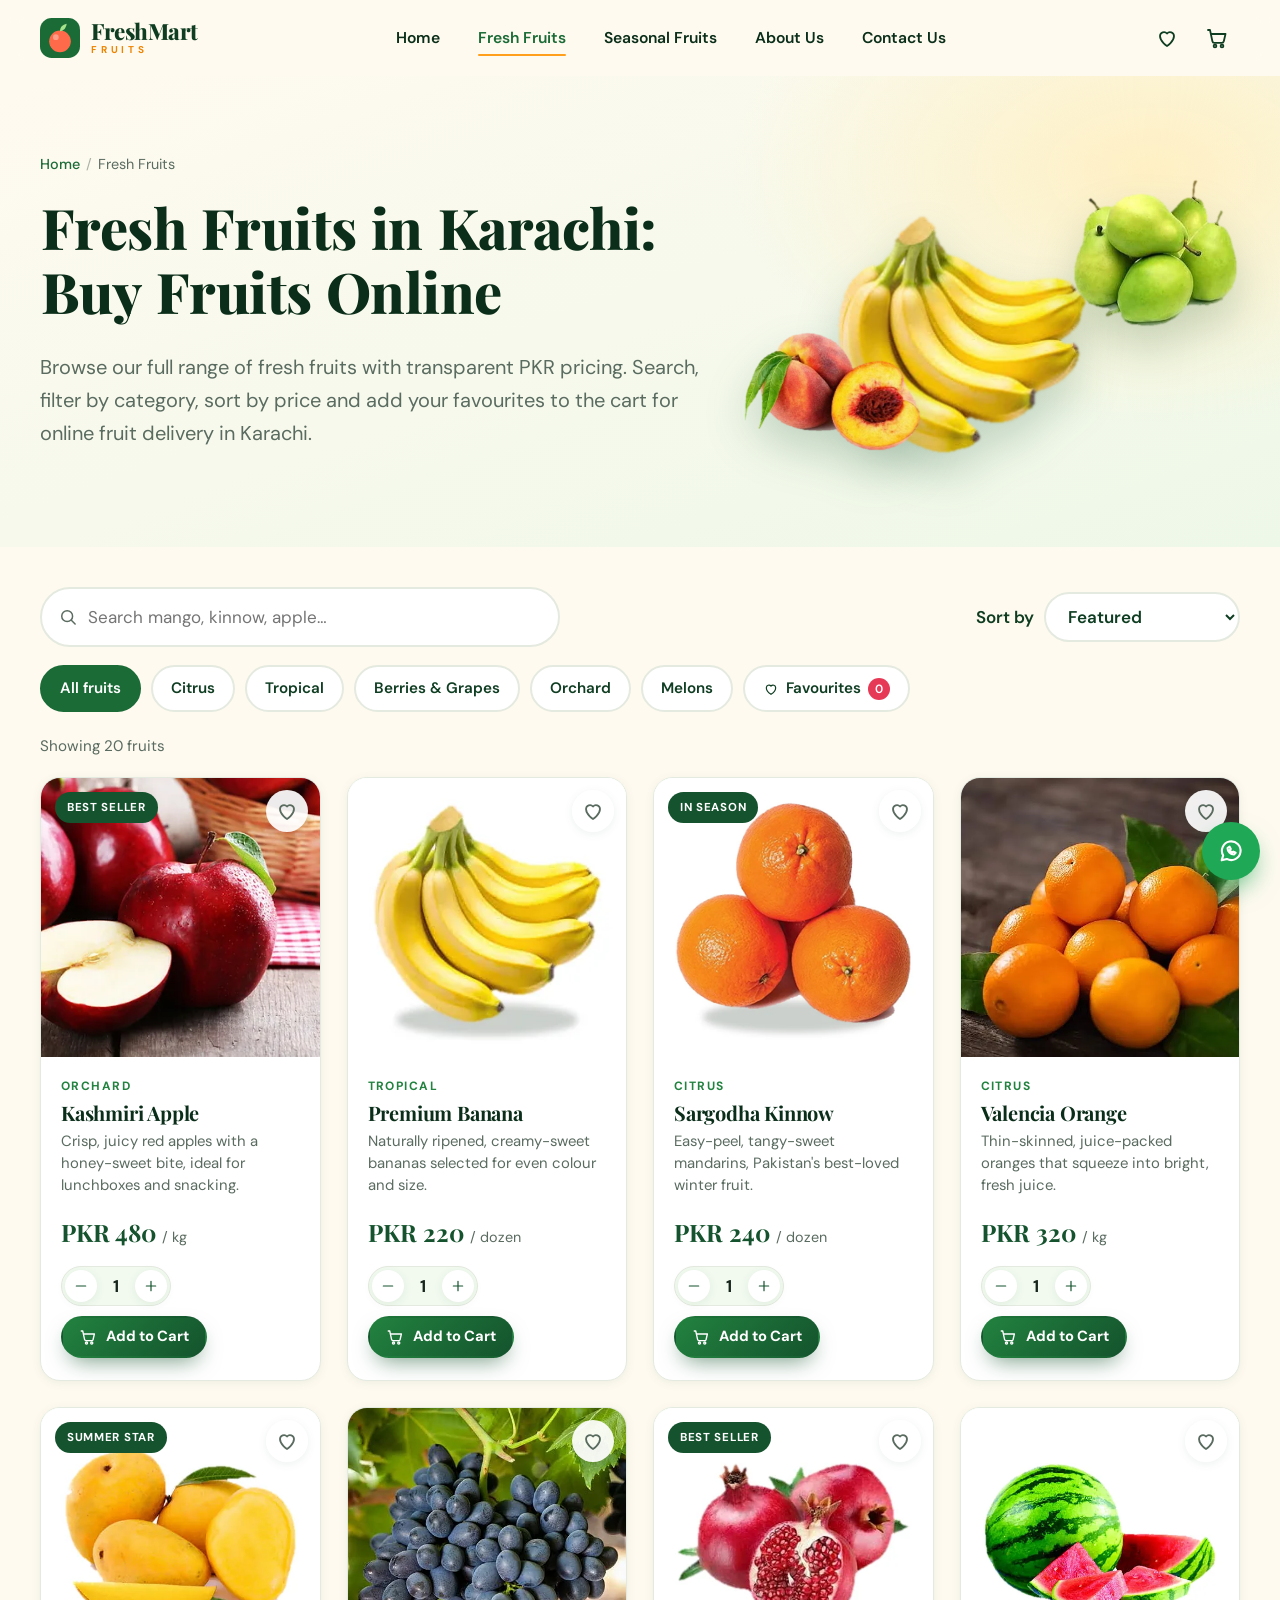
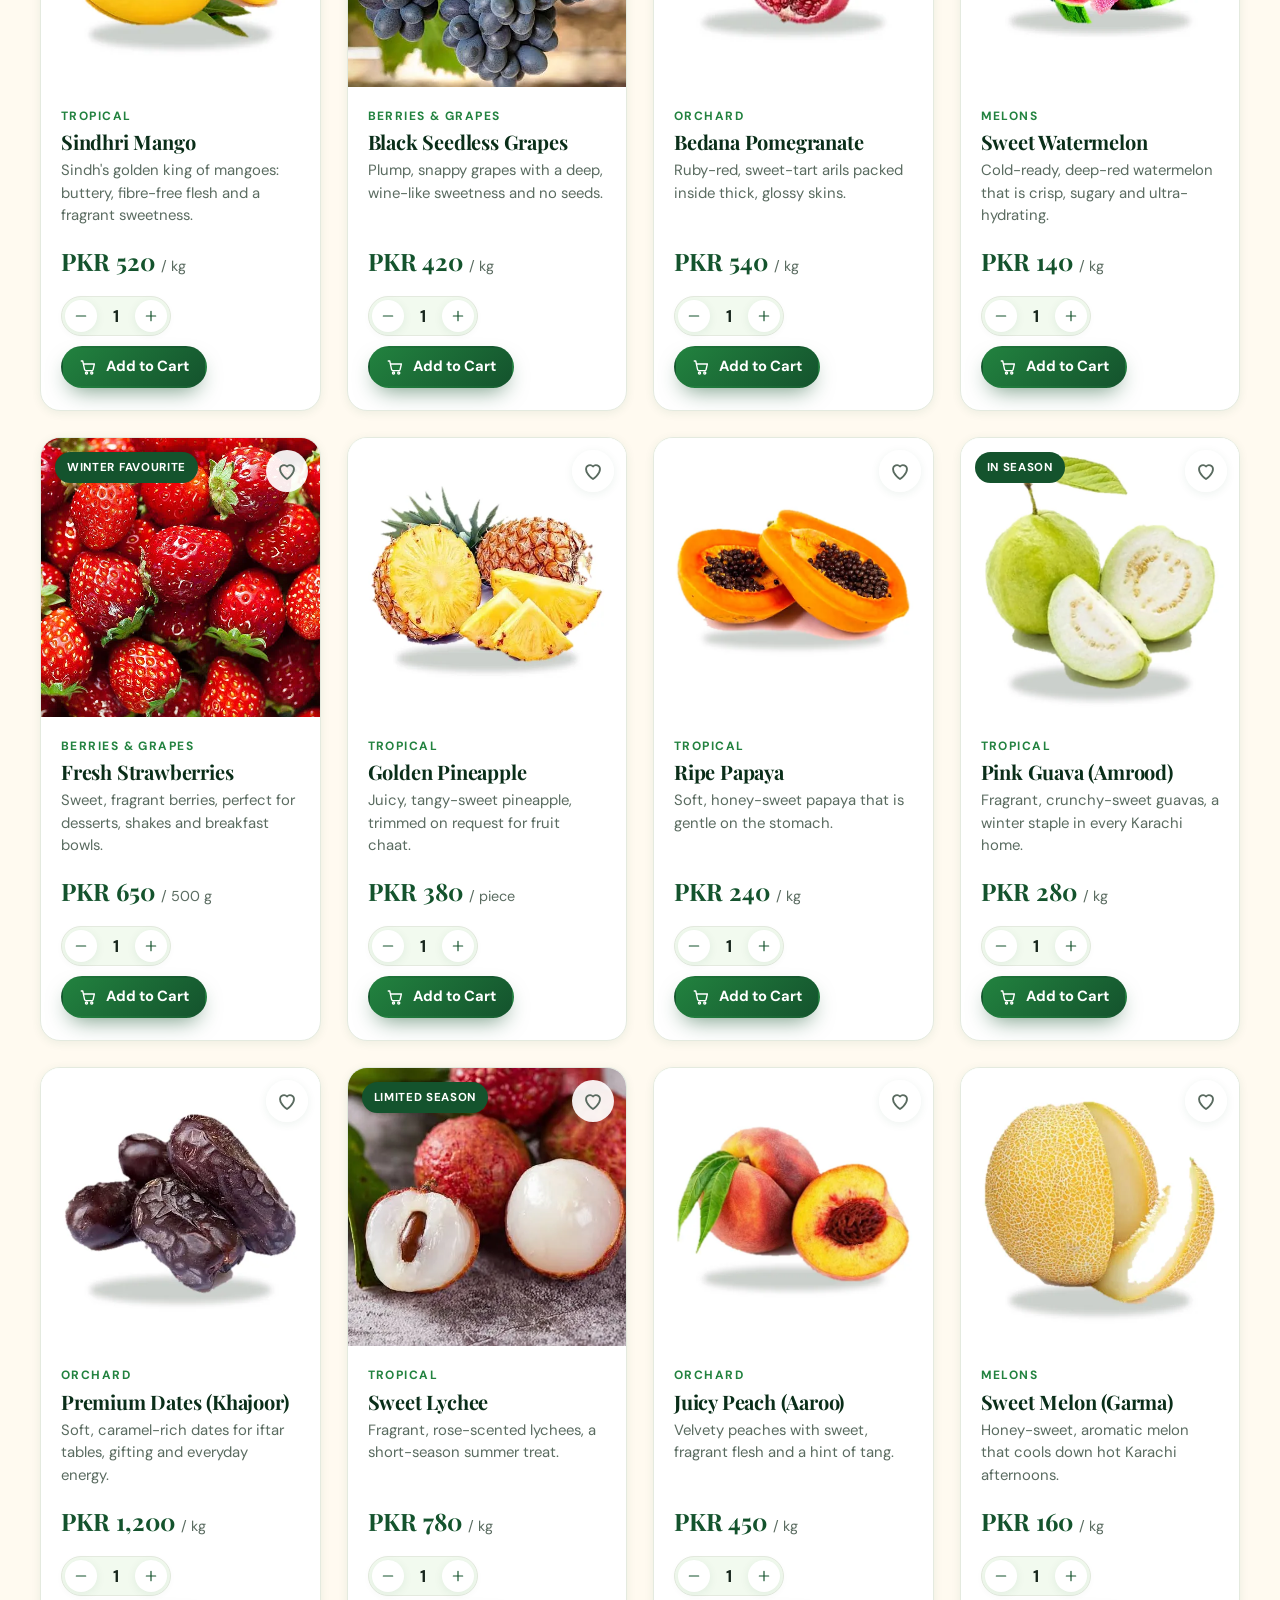
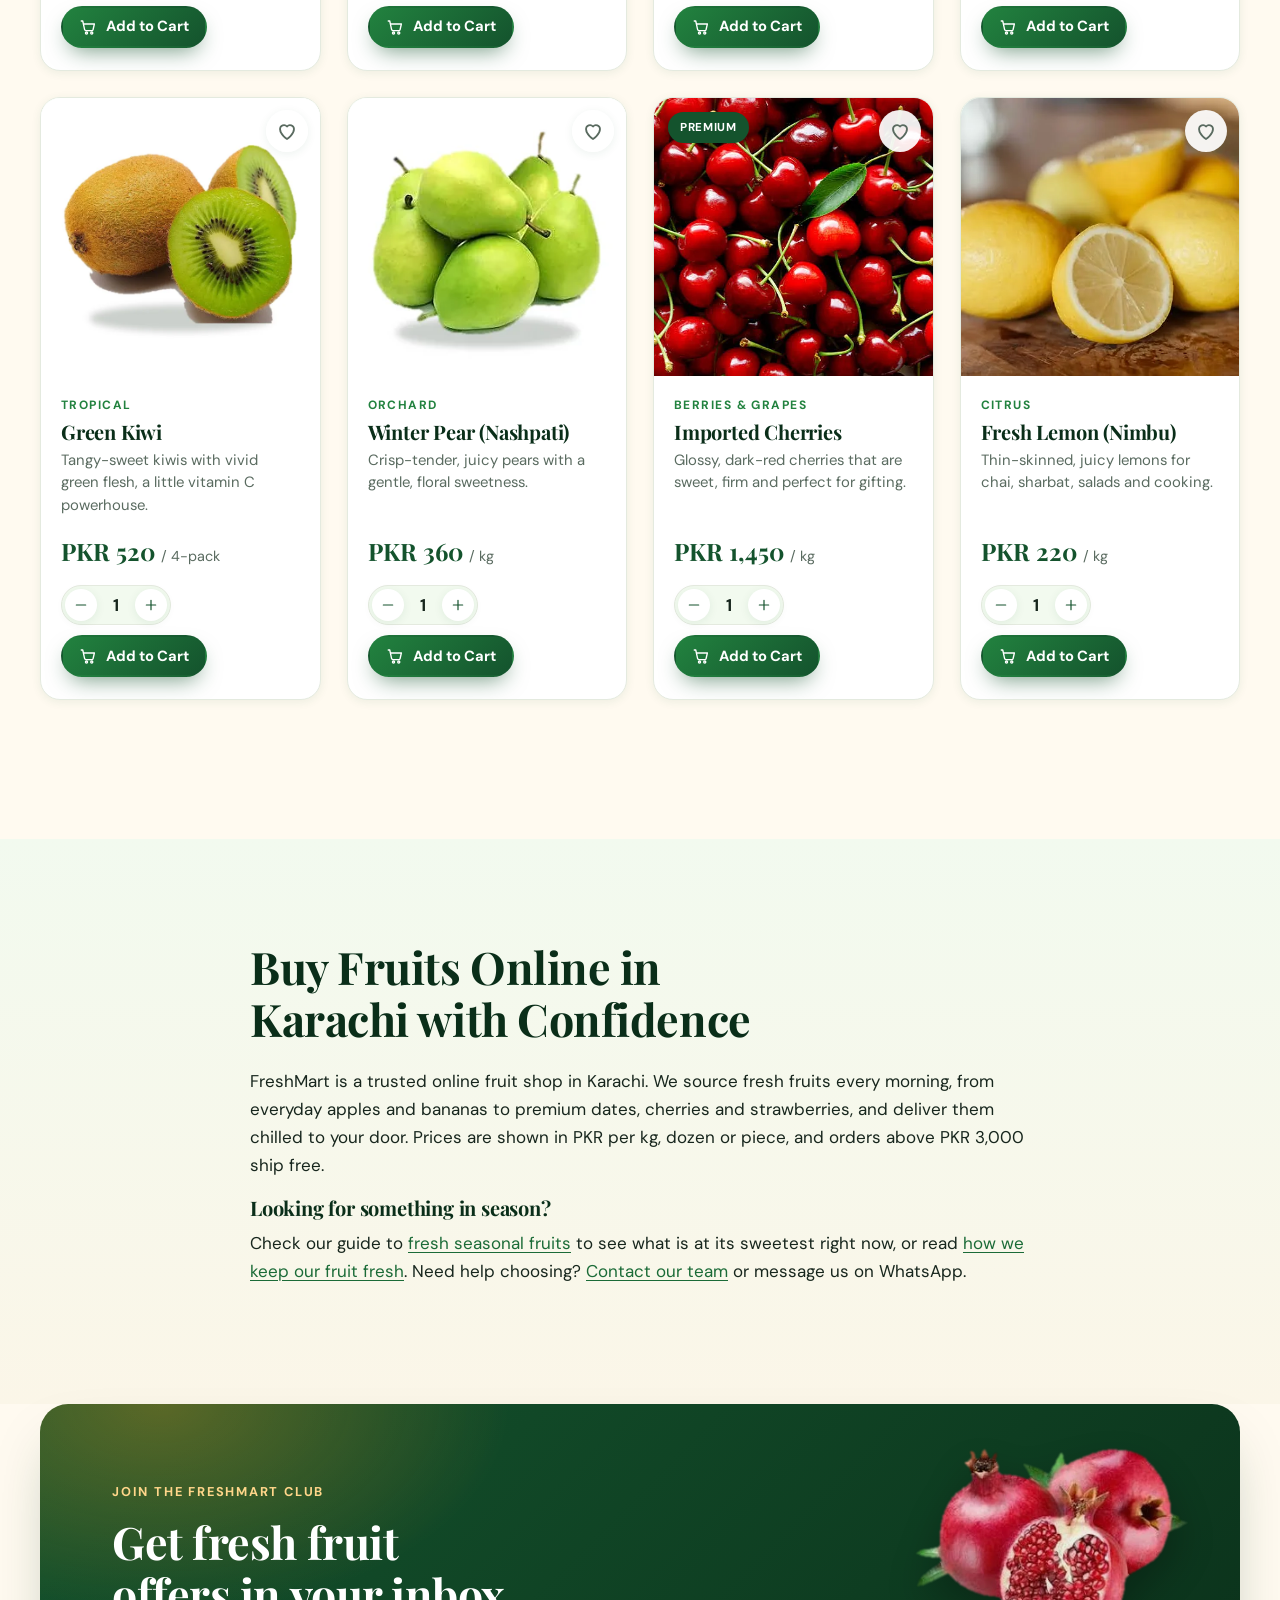
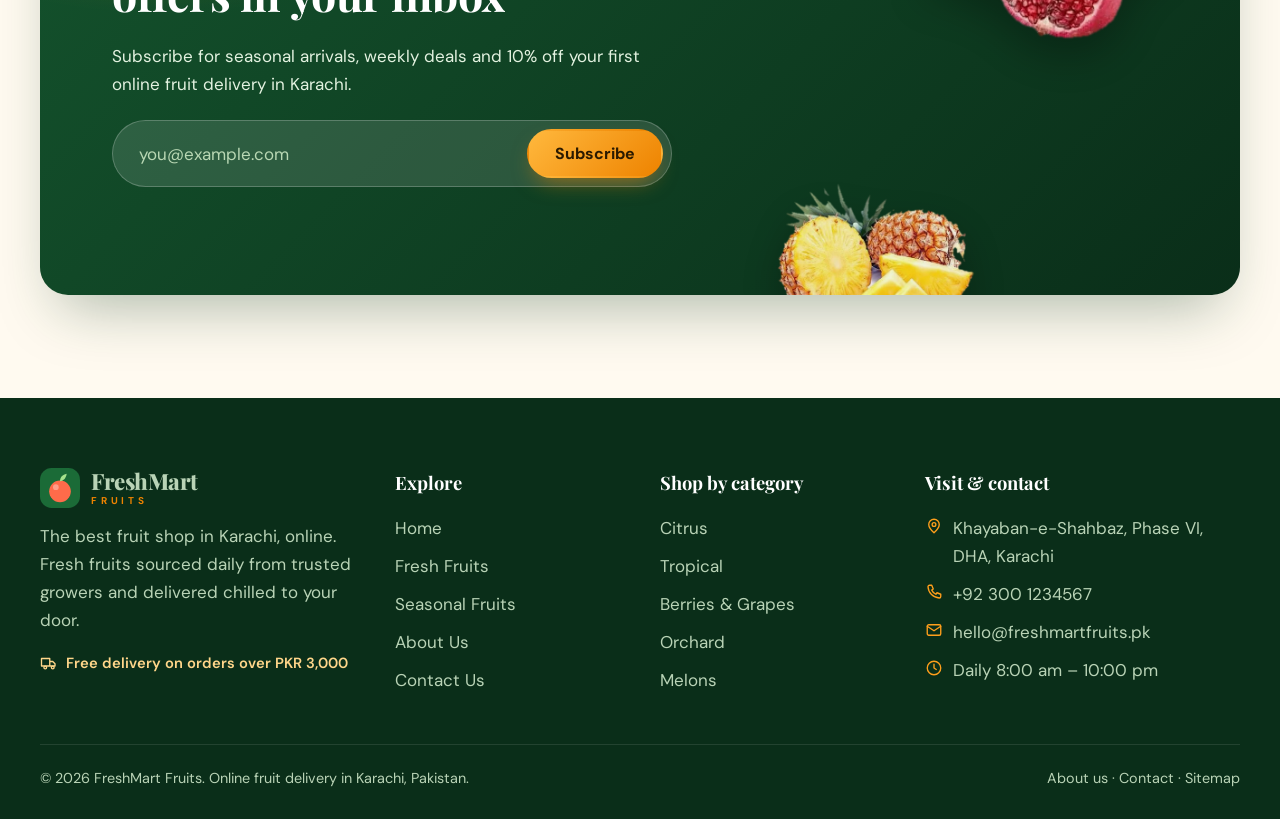
<file: fruits.html>
<!DOCTYPE html>
<html lang="en-PK">
<head>
<meta charset="utf-8">
<meta name="viewport" content="width=device-width, initial-scale=1">
<title>Fresh Fruits in Karachi – Buy Fruits Online | FreshMart</title>
<meta name="description" content="Shop fresh fruits in Karachi at FreshMart. Search apples, kinnow, mangoes and berries, compare PKR prices and get online fruit delivery Karachi-wide.">
<meta name="robots" content="index, follow, max-image-preview:large">
<meta name="theme-color" content="#1b6b37">
<link rel="canonical" href="https://www.freshmartfruits.pk/fruits.html">
<link rel="icon" href="images/favicon-freshmart.svg" type="image/svg+xml">
<link rel="icon" href="images/favicon-freshmart-32.png" type="image/png" sizes="32x32">
<link rel="shortcut icon" href="favicon.ico">
<link rel="apple-touch-icon" href="images/apple-touch-icon-freshmart.png">
<meta property="og:site_name" content="FreshMart Fruits">
<meta property="og:locale" content="en_PK">
<meta property="og:type" content="website">
<meta property="og:title" content="Fresh Fruits in Karachi – Buy Fruits Online | FreshMart">
<meta property="og:description" content="Shop fresh fruits in Karachi at FreshMart. Search apples, kinnow, mangoes and berries, compare PKR prices and get online fruit delivery Karachi-wide.">
<meta property="og:url" content="https://www.freshmartfruits.pk/fruits.html">
<meta property="og:image" content="https://www.freshmartfruits.pk/images/freshmart-fruits-og-image.png">
<meta property="og:image:width" content="1200">
<meta property="og:image:height" content="630">
<meta property="og:image:alt" content="FreshMart Fruits: fresh fruits delivered across Karachi">
<meta name="twitter:card" content="summary_large_image">
<meta name="twitter:title" content="Fresh Fruits in Karachi – Buy Fruits Online | FreshMart">
<meta name="twitter:description" content="Shop fresh fruits in Karachi at FreshMart. Search apples, kinnow, mangoes and berries, compare PKR prices and get online fruit delivery Karachi-wide.">
<meta name="twitter:image" content="https://www.freshmartfruits.pk/images/freshmart-fruits-og-image.png">
<link rel="preconnect" href="https://fonts.googleapis.com">
<link rel="preconnect" href="https://fonts.gstatic.com" crossorigin>
<link rel="stylesheet" href="https://fonts.googleapis.com/css2?family=DM+Sans:wght@400;500;700&family=Playfair+Display:wght@600;700;800&display=swap">
<link rel="stylesheet" href="css/style.css">
<script>document.documentElement.classList.add('js');try{var t=parseInt(localStorage.getItem('fm_preloader'),10);if(t&&Date.now()-t<1800000)document.documentElement.classList.add('no-pre')}catch(e){}</script>
<noscript><style>.preloader{display:none!important}.reveal{opacity:1!important;transform:none!important}</style></noscript>
<script type="application/ld+json">{"@context":"https://schema.org","@type":"BreadcrumbList","itemListElement":[{"@type":"ListItem","position":1,"name":"Home","item":"https://www.freshmartfruits.pk/"},{"@type":"ListItem","position":2,"name":"Fresh Fruits","item":"https://www.freshmartfruits.pk/fruits.html"}]}</script>
<script type="application/ld+json">{"@context":"https://schema.org","@type":"ItemList","name":"Fresh fruits in Karachi","itemListElement":[{"@type":"ListItem","position":1,"item":{"@type":"Product","name":"Kashmiri Apple","description":"Crisp, juicy red apples with a honey-sweet bite, ideal for lunchboxes and snacking.","image":"https://www.freshmartfruits.pk/images/fresh-apple-karachi.webp","category":"Orchard","brand":{"@type":"Brand","name":"FreshMart Fruits"},"offers":{"@type":"Offer","priceCurrency":"PKR","price":"480","availability":"https://schema.org/InStock","url":"https://www.freshmartfruits.pk/fruits.html"}}},{"@type":"ListItem","position":2,"item":{"@type":"Product","name":"Premium Banana","description":"Naturally ripened, creamy-sweet bananas selected for even colour and size.","image":"https://www.freshmartfruits.pk/images/fresh-banana-karachi.webp","category":"Tropical","brand":{"@type":"Brand","name":"FreshMart Fruits"},"offers":{"@type":"Offer","priceCurrency":"PKR","price":"220","availability":"https://schema.org/InStock","url":"https://www.freshmartfruits.pk/fruits.html"}}},{"@type":"ListItem","position":3,"item":{"@type":"Product","name":"Sargodha Kinnow","description":"Easy-peel, tangy-sweet mandarins, Pakistan's best-loved winter fruit.","image":"https://www.freshmartfruits.pk/images/fresh-kinnow-karachi.webp","category":"Citrus","brand":{"@type":"Brand","name":"FreshMart Fruits"},"offers":{"@type":"Offer","priceCurrency":"PKR","price":"240","availability":"https://schema.org/InStock","url":"https://www.freshmartfruits.pk/fruits.html"}}},{"@type":"ListItem","position":4,"item":{"@type":"Product","name":"Valencia Orange","description":"Thin-skinned, juice-packed oranges that squeeze into bright, fresh juice.","image":"https://www.freshmartfruits.pk/images/fresh-orange-karachi.webp","category":"Citrus","brand":{"@type":"Brand","name":"FreshMart Fruits"},"offers":{"@type":"Offer","priceCurrency":"PKR","price":"320","availability":"https://schema.org/InStock","url":"https://www.freshmartfruits.pk/fruits.html"}}},{"@type":"ListItem","position":5,"item":{"@type":"Product","name":"Sindhri Mango","description":"Sindh's golden king of mangoes: buttery, fibre-free flesh and a fragrant sweetness.","image":"https://www.freshmartfruits.pk/images/fresh-mango-karachi.webp","category":"Tropical","brand":{"@type":"Brand","name":"FreshMart Fruits"},"offers":{"@type":"Offer","priceCurrency":"PKR","price":"520","availability":"https://schema.org/InStock","url":"https://www.freshmartfruits.pk/fruits.html"}}},{"@type":"ListItem","position":6,"item":{"@type":"Product","name":"Black Seedless Grapes","description":"Plump, snappy grapes with a deep, wine-like sweetness and no seeds.","image":"https://www.freshmartfruits.pk/images/fresh-grapes-karachi.webp","category":"Berries & Grapes","brand":{"@type":"Brand","name":"FreshMart Fruits"},"offers":{"@type":"Offer","priceCurrency":"PKR","price":"420","availability":"https://schema.org/InStock","url":"https://www.freshmartfruits.pk/fruits.html"}}},{"@type":"ListItem","position":7,"item":{"@type":"Product","name":"Bedana Pomegranate","description":"Ruby-red, sweet-tart arils packed inside thick, glossy skins.","image":"https://www.freshmartfruits.pk/images/fresh-pomegranate-karachi.webp","category":"Orchard","brand":{"@type":"Brand","name":"FreshMart Fruits"},"offers":{"@type":"Offer","priceCurrency":"PKR","price":"540","availability":"https://schema.org/InStock","url":"https://www.freshmartfruits.pk/fruits.html"}}},{"@type":"ListItem","position":8,"item":{"@type":"Product","name":"Sweet Watermelon","description":"Cold-ready, deep-red watermelon that is crisp, sugary and ultra-hydrating.","image":"https://www.freshmartfruits.pk/images/fresh-watermelon-karachi.webp","category":"Melons","brand":{"@type":"Brand","name":"FreshMart Fruits"},"offers":{"@type":"Offer","priceCurrency":"PKR","price":"140","availability":"https://schema.org/InStock","url":"https://www.freshmartfruits.pk/fruits.html"}}},{"@type":"ListItem","position":9,"item":{"@type":"Product","name":"Fresh Strawberries","description":"Sweet, fragrant berries, perfect for desserts, shakes and breakfast bowls.","image":"https://www.freshmartfruits.pk/images/fresh-strawberry-karachi.webp","category":"Berries & Grapes","brand":{"@type":"Brand","name":"FreshMart Fruits"},"offers":{"@type":"Offer","priceCurrency":"PKR","price":"650","availability":"https://schema.org/InStock","url":"https://www.freshmartfruits.pk/fruits.html"}}},{"@type":"ListItem","position":10,"item":{"@type":"Product","name":"Golden Pineapple","description":"Juicy, tangy-sweet pineapple, trimmed on request for fruit chaat.","image":"https://www.freshmartfruits.pk/images/fresh-pineapple-karachi.webp","category":"Tropical","brand":{"@type":"Brand","name":"FreshMart Fruits"},"offers":{"@type":"Offer","priceCurrency":"PKR","price":"380","availability":"https://schema.org/InStock","url":"https://www.freshmartfruits.pk/fruits.html"}}},{"@type":"ListItem","position":11,"item":{"@type":"Product","name":"Ripe Papaya","description":"Soft, honey-sweet papaya that is gentle on the stomach.","image":"https://www.freshmartfruits.pk/images/fresh-papaya-karachi.webp","category":"Tropical","brand":{"@type":"Brand","name":"FreshMart Fruits"},"offers":{"@type":"Offer","priceCurrency":"PKR","price":"240","availability":"https://schema.org/InStock","url":"https://www.freshmartfruits.pk/fruits.html"}}},{"@type":"ListItem","position":12,"item":{"@type":"Product","name":"Pink Guava (Amrood)","description":"Fragrant, crunchy-sweet guavas, a winter staple in every Karachi home.","image":"https://www.freshmartfruits.pk/images/fresh-guava-karachi.webp","category":"Tropical","brand":{"@type":"Brand","name":"FreshMart Fruits"},"offers":{"@type":"Offer","priceCurrency":"PKR","price":"280","availability":"https://schema.org/InStock","url":"https://www.freshmartfruits.pk/fruits.html"}}},{"@type":"ListItem","position":13,"item":{"@type":"Product","name":"Premium Dates (Khajoor)","description":"Soft, caramel-rich dates for iftar tables, gifting and everyday energy.","image":"https://www.freshmartfruits.pk/images/fresh-dates-karachi.webp","category":"Orchard","brand":{"@type":"Brand","name":"FreshMart Fruits"},"offers":{"@type":"Offer","priceCurrency":"PKR","price":"1200","availability":"https://schema.org/InStock","url":"https://www.freshmartfruits.pk/fruits.html"}}},{"@type":"ListItem","position":14,"item":{"@type":"Product","name":"Sweet Lychee","description":"Fragrant, rose-scented lychees, a short-season summer treat.","image":"https://www.freshmartfruits.pk/images/fresh-lychee-karachi.webp","category":"Tropical","brand":{"@type":"Brand","name":"FreshMart Fruits"},"offers":{"@type":"Offer","priceCurrency":"PKR","price":"780","availability":"https://schema.org/InStock","url":"https://www.freshmartfruits.pk/fruits.html"}}},{"@type":"ListItem","position":15,"item":{"@type":"Product","name":"Juicy Peach (Aaroo)","description":"Velvety peaches with sweet, fragrant flesh and a hint of tang.","image":"https://www.freshmartfruits.pk/images/fresh-peach-karachi.webp","category":"Orchard","brand":{"@type":"Brand","name":"FreshMart Fruits"},"offers":{"@type":"Offer","priceCurrency":"PKR","price":"450","availability":"https://schema.org/InStock","url":"https://www.freshmartfruits.pk/fruits.html"}}},{"@type":"ListItem","position":16,"item":{"@type":"Product","name":"Sweet Melon (Garma)","description":"Honey-sweet, aromatic melon that cools down hot Karachi afternoons.","image":"https://www.freshmartfruits.pk/images/fresh-melon-karachi.webp","category":"Melons","brand":{"@type":"Brand","name":"FreshMart Fruits"},"offers":{"@type":"Offer","priceCurrency":"PKR","price":"160","availability":"https://schema.org/InStock","url":"https://www.freshmartfruits.pk/fruits.html"}}},{"@type":"ListItem","position":17,"item":{"@type":"Product","name":"Green Kiwi","description":"Tangy-sweet kiwis with vivid green flesh, a little vitamin C powerhouse.","image":"https://www.freshmartfruits.pk/images/fresh-kiwi-karachi.webp","category":"Tropical","brand":{"@type":"Brand","name":"FreshMart Fruits"},"offers":{"@type":"Offer","priceCurrency":"PKR","price":"520","availability":"https://schema.org/InStock","url":"https://www.freshmartfruits.pk/fruits.html"}}},{"@type":"ListItem","position":18,"item":{"@type":"Product","name":"Winter Pear (Nashpati)","description":"Crisp-tender, juicy pears with a gentle, floral sweetness.","image":"https://www.freshmartfruits.pk/images/fresh-pear-karachi.webp","category":"Orchard","brand":{"@type":"Brand","name":"FreshMart Fruits"},"offers":{"@type":"Offer","priceCurrency":"PKR","price":"360","availability":"https://schema.org/InStock","url":"https://www.freshmartfruits.pk/fruits.html"}}},{"@type":"ListItem","position":19,"item":{"@type":"Product","name":"Imported Cherries","description":"Glossy, dark-red cherries that are sweet, firm and perfect for gifting.","image":"https://www.freshmartfruits.pk/images/fresh-cherries-karachi.webp","category":"Berries & Grapes","brand":{"@type":"Brand","name":"FreshMart Fruits"},"offers":{"@type":"Offer","priceCurrency":"PKR","price":"1450","availability":"https://schema.org/InStock","url":"https://www.freshmartfruits.pk/fruits.html"}}},{"@type":"ListItem","position":20,"item":{"@type":"Product","name":"Fresh Lemon (Nimbu)","description":"Thin-skinned, juicy lemons for chai, sharbat, salads and cooking.","image":"https://www.freshmartfruits.pk/images/fresh-lemon-karachi.webp","category":"Citrus","brand":{"@type":"Brand","name":"FreshMart Fruits"},"offers":{"@type":"Offer","priceCurrency":"PKR","price":"220","availability":"https://schema.org/InStock","url":"https://www.freshmartfruits.pk/fruits.html"}}}]}</script>
</head>
<body class="page-fruits">
<a class="skip-link" href="#main">Skip to main content</a>
<div class="preloader" id="preloader" aria-hidden="true"><div class="preloader-inner"><svg class="brand-mark" viewBox="0 0 48 48" width="40" height="40" aria-hidden="true" focusable="false"><rect width="48" height="48" rx="14" fill="#1b6b37"/><circle cx="24" cy="28" r="13" fill="#ff6b4a"/><circle cx="19" cy="23" r="3.4" fill="#fff" opacity=".35"/><path d="M24 16c0-5 3-8 8-9-.6 5-3.5 8.400-8 9z" fill="#a6e38c"/></svg><div class="preloader-dots"><i></i><i></i><i></i></div><div class="preloader-bar"><span></span></div><p>Picking the freshest fruit…</p></div></div>
<header class="site-header" id="top">
  <div class="container header-inner">
    <a class="brand" href="index.html" aria-label="FreshMart Fruits, home page"><svg class="brand-mark" viewBox="0 0 48 48" width="40" height="40" aria-hidden="true" focusable="false"><rect width="48" height="48" rx="14" fill="#1b6b37"/><circle cx="24" cy="28" r="13" fill="#ff6b4a"/><circle cx="19" cy="23" r="3.4" fill="#fff" opacity=".35"/><path d="M24 16c0-5 3-8 8-9-.6 5-3.5 8.400-8 9z" fill="#a6e38c"/></svg><span class="brand-text">FreshMart<small>Fruits</small></span></a>
    <nav class="main-nav" id="main-nav" aria-label="Main navigation"><ul><li><a href="index.html">Home</a></li><li><a href="fruits.html" aria-current="page">Fresh Fruits</a></li><li><a href="seasonal-fruits.html">Seasonal Fruits</a></li><li><a href="about.html">About Us</a></li><li><a href="contact.html">Contact Us</a></li></ul></nav>
    <div class="header-actions">
      <a class="icon-btn" href="fruits.html?fav=1" aria-label="View favourite fruits"><svg class="icon" viewBox="0 0 24 24" width="24" height="24" fill="none" stroke="currentColor" stroke-width="1.8" stroke-linecap="round" stroke-linejoin="round" aria-hidden="true" focusable="false"><path d="M12 20s-7-4.4-7-10a4 4 0 0 1 7-2.5A4 4 0 0 1 19 10c0 5.6-7 10-7 10z"/></svg><span class="badge" data-wish-count>0</span></a>
      <button class="icon-btn cart-btn" type="button" data-open-cart aria-label="Open shopping cart"><svg class="icon" viewBox="0 0 24 24" width="24" height="24" fill="none" stroke="currentColor" stroke-width="1.8" stroke-linecap="round" stroke-linejoin="round" aria-hidden="true" focusable="false"><path d="M3 4h2l2.4 11.2a2 2 0 0 0 2 1.6h7.4a2 2 0 0 0 2-1.5L20.5 8H6"/><circle cx="10" cy="20" r="1.4"/><circle cx="17" cy="20" r="1.4"/></svg><span class="badge" data-cart-count>0</span></button>
      <button class="icon-btn nav-toggle" type="button" aria-label="Open menu" aria-expanded="false" aria-controls="main-nav"><svg class="icon" viewBox="0 0 24 24" width="24" height="24" fill="none" stroke="currentColor" stroke-width="1.8" stroke-linecap="round" stroke-linejoin="round" aria-hidden="true" focusable="false"><path d="M4 7h16M4 12h16M4 17h16"/></svg></button>
    </div>
  </div>
<div class="scroll-progress" aria-hidden="true"><span></span></div>
</header>
<main id="main">

<section class="page-hero" aria-labelledby="page-title">
  <div class="container page-hero-grid">
    <div><nav class="breadcrumb" aria-label="Breadcrumb"><ol><li><a href="index.html">Home</a></li><li aria-current="page">Fresh Fruits</li></ol></nav>
      <h1 id="page-title"><span class="w"><span class="wi" style="--n:0">Fresh</span></span> <span class="w"><span class="wi" style="--n:1">Fruits</span></span> <span class="w"><span class="wi" style="--n:2">in</span></span> <span class="w"><span class="wi" style="--n:3">Karachi:</span></span> <span class="w"><span class="wi" style="--n:4">Buy</span></span> <span class="w"><span class="wi" style="--n:5">Fruits</span></span> <span class="w"><span class="wi" style="--n:6">Online</span></span></h1>
      <p class="lead hero-in" style="--i:1">Browse our full range of fresh fruits with transparent PKR pricing. Search, filter by category, sort by price and add your favourites to the cart for online fruit delivery in Karachi.</p></div>
    <div class="page-hero-art" aria-hidden="true"><img class="float-fruit ph-1" style="--fd:0s;--z:14" src="images/cutout-banana.webp" width="261" height="249" alt="" decoding="async"><img class="float-fruit ph-2" style="--fd:0.7s;--z:14" src="images/cutout-peach.webp" width="485" height="328" alt="" decoding="async"><img class="float-fruit ph-3" style="--fd:1.3s;--z:14" src="images/cutout-pear.webp" width="275" height="247" alt="" decoding="async"></div>
  </div>
</section>

<section class="section catalog" aria-labelledby="catalog-title">
  <div class="container">
    <h2 id="catalog-title" class="sr-only">Fresh fruit catalogue</h2>
    <div class="toolbar reveal">
      <div class="search-box"><svg class="icon" viewBox="0 0 24 24" width="20" height="20" fill="none" stroke="currentColor" stroke-width="1.8" stroke-linecap="round" stroke-linejoin="round" aria-hidden="true" focusable="false"><circle cx="11" cy="11" r="6.5"/><path d="M16 16l4.5 4.5"/></svg><label class="sr-only" for="fruit-search">Search fruits</label>
        <input id="fruit-search" type="search" placeholder="Search mango, kinnow, apple…" autocomplete="off">
        <button class="search-clear" type="button" id="search-clear" aria-label="Clear search" hidden><svg class="icon" viewBox="0 0 24 24" width="16" height="16" fill="none" stroke="currentColor" stroke-width="1.8" stroke-linecap="round" stroke-linejoin="round" aria-hidden="true" focusable="false"><path d="M6 6l12 12M18 6L6 18"/></svg></button></div>
      <div class="sort-box"><label for="fruit-sort">Sort by</label>
        <select id="fruit-sort"><option value="featured">Featured</option><option value="price-asc">Price: low to high</option><option value="price-desc">Price: high to low</option><option value="name-asc">Name: A to Z</option></select></div>
    </div>
    <div class="chips reveal" role="group" aria-label="Filter fruits by category"><button class="chip is-active" type="button" data-cat="all" aria-pressed="true">All fruits</button><button class="chip" type="button" data-cat="Citrus" aria-pressed="false">Citrus</button><button class="chip" type="button" data-cat="Tropical" aria-pressed="false">Tropical</button><button class="chip" type="button" data-cat="Berries &amp; Grapes" aria-pressed="false">Berries &amp; Grapes</button><button class="chip" type="button" data-cat="Orchard" aria-pressed="false">Orchard</button><button class="chip" type="button" data-cat="Melons" aria-pressed="false">Melons</button><button class="chip chip-fav" type="button" data-cat="fav" aria-pressed="false"><svg class="icon" viewBox="0 0 24 24" width="16" height="16" fill="none" stroke="currentColor" stroke-width="1.8" stroke-linecap="round" stroke-linejoin="round" aria-hidden="true" focusable="false"><path d="M12 20s-7-4.4-7-10a4 4 0 0 1 7-2.5A4 4 0 0 1 19 10c0 5.6-7 10-7 10z"/></svg> Favourites <span data-wish-count>0</span></button></div>
    <p class="result-count" id="result-count" role="status" aria-live="polite">Showing 20 fruits</p>
    <div class="product-grid" id="product-grid" data-catalog>
<article class="product-card reveal" style="--d:0ms" data-id="apple" data-name="kashmiri apple" data-category="Orchard" data-price="480" data-season="all" data-order="0" data-keywords="crisp, juicy red apples with a honey-sweet bite, ideal for lunchboxes and snacking.">
  <div class="pc-media"><span class="pc-badge">Best seller</span>
    <button class="wish-btn" type="button" data-wish="apple" aria-pressed="false" aria-label="Add Kashmiri Apple to favourites"><svg class="icon" viewBox="0 0 24 24" width="24" height="24" fill="none" stroke="currentColor" stroke-width="1.8" stroke-linecap="round" stroke-linejoin="round" aria-hidden="true" focusable="false"><path d="M12 20s-7-4.4-7-10a4 4 0 0 1 7-2.5A4 4 0 0 1 19 10c0 5.6-7 10-7 10z"/></svg></button>
    <img src="images/fresh-apple-karachi.webp" width="334" height="334" loading="lazy" decoding="async" alt="Fresh kashmiri apple from FreshMart Fruits, available for online delivery in Karachi">
    <button class="pc-view" type="button" data-quick="apple" aria-label="Quick view of Kashmiri Apple"><svg class="icon" viewBox="0 0 24 24" width="16" height="16" fill="none" stroke="currentColor" stroke-width="1.8" stroke-linecap="round" stroke-linejoin="round" aria-hidden="true" focusable="false"><circle cx="11" cy="11" r="6.5"/><path d="M16 16l4.5 4.5"/></svg> Quick view</button>
  </div>
  <div class="pc-body">
    <p class="pc-cat">Orchard</p>
    <h3 class="pc-title">Kashmiri Apple</h3>
    <p class="pc-desc">Crisp, juicy red apples with a honey-sweet bite, ideal for lunchboxes and snacking.</p>
    <p class="pc-price"><strong>PKR 480</strong><span>/ kg</span></p>
    <div class="pc-actions">
      <div class="qty" data-qty><button type="button" data-qty-minus aria-label="Decrease quantity of Kashmiri Apple"><svg class="icon" viewBox="0 0 24 24" width="16" height="16" fill="none" stroke="currentColor" stroke-width="1.8" stroke-linecap="round" stroke-linejoin="round" aria-hidden="true" focusable="false"><path d="M5 12h14"/></svg></button><input type="number" value="1" min="1" max="20" inputmode="numeric" aria-label="Quantity of Kashmiri Apple"><button type="button" data-qty-plus aria-label="Increase quantity of Kashmiri Apple"><svg class="icon" viewBox="0 0 24 24" width="16" height="16" fill="none" stroke="currentColor" stroke-width="1.8" stroke-linecap="round" stroke-linejoin="round" aria-hidden="true" focusable="false"><path d="M12 5v14M5 12h14"/></svg></button></div>
      <button class="btn btn-primary btn-sm" type="button" data-add-to-cart="apple"><svg class="icon" viewBox="0 0 24 24" width="18" height="18" fill="none" stroke="currentColor" stroke-width="1.8" stroke-linecap="round" stroke-linejoin="round" aria-hidden="true" focusable="false"><path d="M3 4h2l2.4 11.2a2 2 0 0 0 2 1.6h7.4a2 2 0 0 0 2-1.5L20.5 8H6"/><circle cx="10" cy="20" r="1.4"/><circle cx="17" cy="20" r="1.4"/></svg> Add to Cart</button>
    </div>
  </div>
</article>
<article class="product-card reveal" style="--d:70ms" data-id="banana" data-name="premium banana" data-category="Tropical" data-price="220" data-season="all" data-order="1" data-keywords="naturally ripened, creamy-sweet bananas selected for even colour and size.">
  <div class="pc-media">
    <button class="wish-btn" type="button" data-wish="banana" aria-pressed="false" aria-label="Add Premium Banana to favourites"><svg class="icon" viewBox="0 0 24 24" width="24" height="24" fill="none" stroke="currentColor" stroke-width="1.8" stroke-linecap="round" stroke-linejoin="round" aria-hidden="true" focusable="false"><path d="M12 20s-7-4.4-7-10a4 4 0 0 1 7-2.5A4 4 0 0 1 19 10c0 5.6-7 10-7 10z"/></svg></button>
    <img src="images/fresh-banana-karachi.webp" width="307" height="307" loading="lazy" decoding="async" alt="Fresh premium banana from FreshMart Fruits, available for online delivery in Karachi">
    <button class="pc-view" type="button" data-quick="banana" aria-label="Quick view of Premium Banana"><svg class="icon" viewBox="0 0 24 24" width="16" height="16" fill="none" stroke="currentColor" stroke-width="1.8" stroke-linecap="round" stroke-linejoin="round" aria-hidden="true" focusable="false"><circle cx="11" cy="11" r="6.5"/><path d="M16 16l4.5 4.5"/></svg> Quick view</button>
  </div>
  <div class="pc-body">
    <p class="pc-cat">Tropical</p>
    <h3 class="pc-title">Premium Banana</h3>
    <p class="pc-desc">Naturally ripened, creamy-sweet bananas selected for even colour and size.</p>
    <p class="pc-price"><strong>PKR 220</strong><span>/ dozen</span></p>
    <div class="pc-actions">
      <div class="qty" data-qty><button type="button" data-qty-minus aria-label="Decrease quantity of Premium Banana"><svg class="icon" viewBox="0 0 24 24" width="16" height="16" fill="none" stroke="currentColor" stroke-width="1.8" stroke-linecap="round" stroke-linejoin="round" aria-hidden="true" focusable="false"><path d="M5 12h14"/></svg></button><input type="number" value="1" min="1" max="20" inputmode="numeric" aria-label="Quantity of Premium Banana"><button type="button" data-qty-plus aria-label="Increase quantity of Premium Banana"><svg class="icon" viewBox="0 0 24 24" width="16" height="16" fill="none" stroke="currentColor" stroke-width="1.8" stroke-linecap="round" stroke-linejoin="round" aria-hidden="true" focusable="false"><path d="M12 5v14M5 12h14"/></svg></button></div>
      <button class="btn btn-primary btn-sm" type="button" data-add-to-cart="banana"><svg class="icon" viewBox="0 0 24 24" width="18" height="18" fill="none" stroke="currentColor" stroke-width="1.8" stroke-linecap="round" stroke-linejoin="round" aria-hidden="true" focusable="false"><path d="M3 4h2l2.4 11.2a2 2 0 0 0 2 1.6h7.4a2 2 0 0 0 2-1.5L20.5 8H6"/><circle cx="10" cy="20" r="1.4"/><circle cx="17" cy="20" r="1.4"/></svg> Add to Cart</button>
    </div>
  </div>
</article>
<article class="product-card reveal" style="--d:140ms" data-id="kinnow" data-name="sargodha kinnow" data-category="Citrus" data-price="240" data-season="winter" data-order="2" data-keywords="easy-peel, tangy-sweet mandarins, pakistan&#x27;s best-loved winter fruit.">
  <div class="pc-media"><span class="pc-badge">In season</span>
    <button class="wish-btn" type="button" data-wish="kinnow" aria-pressed="false" aria-label="Add Sargodha Kinnow to favourites"><svg class="icon" viewBox="0 0 24 24" width="24" height="24" fill="none" stroke="currentColor" stroke-width="1.8" stroke-linecap="round" stroke-linejoin="round" aria-hidden="true" focusable="false"><path d="M12 20s-7-4.4-7-10a4 4 0 0 1 7-2.5A4 4 0 0 1 19 10c0 5.6-7 10-7 10z"/></svg></button>
    <img src="images/fresh-kinnow-karachi.webp" width="640" height="640" loading="lazy" decoding="async" alt="Fresh sargodha kinnow from FreshMart Fruits, available for online delivery in Karachi">
    <button class="pc-view" type="button" data-quick="kinnow" aria-label="Quick view of Sargodha Kinnow"><svg class="icon" viewBox="0 0 24 24" width="16" height="16" fill="none" stroke="currentColor" stroke-width="1.8" stroke-linecap="round" stroke-linejoin="round" aria-hidden="true" focusable="false"><circle cx="11" cy="11" r="6.5"/><path d="M16 16l4.5 4.5"/></svg> Quick view</button>
  </div>
  <div class="pc-body">
    <p class="pc-cat">Citrus</p>
    <h3 class="pc-title">Sargodha Kinnow</h3>
    <p class="pc-desc">Easy-peel, tangy-sweet mandarins, Pakistan&#x27;s best-loved winter fruit.</p>
    <p class="pc-price"><strong>PKR 240</strong><span>/ dozen</span></p>
    <div class="pc-actions">
      <div class="qty" data-qty><button type="button" data-qty-minus aria-label="Decrease quantity of Sargodha Kinnow"><svg class="icon" viewBox="0 0 24 24" width="16" height="16" fill="none" stroke="currentColor" stroke-width="1.8" stroke-linecap="round" stroke-linejoin="round" aria-hidden="true" focusable="false"><path d="M5 12h14"/></svg></button><input type="number" value="1" min="1" max="20" inputmode="numeric" aria-label="Quantity of Sargodha Kinnow"><button type="button" data-qty-plus aria-label="Increase quantity of Sargodha Kinnow"><svg class="icon" viewBox="0 0 24 24" width="16" height="16" fill="none" stroke="currentColor" stroke-width="1.8" stroke-linecap="round" stroke-linejoin="round" aria-hidden="true" focusable="false"><path d="M12 5v14M5 12h14"/></svg></button></div>
      <button class="btn btn-primary btn-sm" type="button" data-add-to-cart="kinnow"><svg class="icon" viewBox="0 0 24 24" width="18" height="18" fill="none" stroke="currentColor" stroke-width="1.8" stroke-linecap="round" stroke-linejoin="round" aria-hidden="true" focusable="false"><path d="M3 4h2l2.4 11.2a2 2 0 0 0 2 1.6h7.4a2 2 0 0 0 2-1.5L20.5 8H6"/><circle cx="10" cy="20" r="1.4"/><circle cx="17" cy="20" r="1.4"/></svg> Add to Cart</button>
    </div>
  </div>
</article>
<article class="product-card reveal" style="--d:210ms" data-id="orange" data-name="valencia orange" data-category="Citrus" data-price="320" data-season="winter" data-order="3" data-keywords="thin-skinned, juice-packed oranges that squeeze into bright, fresh juice.">
  <div class="pc-media">
    <button class="wish-btn" type="button" data-wish="orange" aria-pressed="false" aria-label="Add Valencia Orange to favourites"><svg class="icon" viewBox="0 0 24 24" width="24" height="24" fill="none" stroke="currentColor" stroke-width="1.8" stroke-linecap="round" stroke-linejoin="round" aria-hidden="true" focusable="false"><path d="M12 20s-7-4.4-7-10a4 4 0 0 1 7-2.5A4 4 0 0 1 19 10c0 5.6-7 10-7 10z"/></svg></button>
    <img src="images/fresh-orange-karachi.webp" width="452" height="452" loading="lazy" decoding="async" alt="Fresh valencia orange from FreshMart Fruits, available for online delivery in Karachi">
    <button class="pc-view" type="button" data-quick="orange" aria-label="Quick view of Valencia Orange"><svg class="icon" viewBox="0 0 24 24" width="16" height="16" fill="none" stroke="currentColor" stroke-width="1.8" stroke-linecap="round" stroke-linejoin="round" aria-hidden="true" focusable="false"><circle cx="11" cy="11" r="6.5"/><path d="M16 16l4.5 4.5"/></svg> Quick view</button>
  </div>
  <div class="pc-body">
    <p class="pc-cat">Citrus</p>
    <h3 class="pc-title">Valencia Orange</h3>
    <p class="pc-desc">Thin-skinned, juice-packed oranges that squeeze into bright, fresh juice.</p>
    <p class="pc-price"><strong>PKR 320</strong><span>/ kg</span></p>
    <div class="pc-actions">
      <div class="qty" data-qty><button type="button" data-qty-minus aria-label="Decrease quantity of Valencia Orange"><svg class="icon" viewBox="0 0 24 24" width="16" height="16" fill="none" stroke="currentColor" stroke-width="1.8" stroke-linecap="round" stroke-linejoin="round" aria-hidden="true" focusable="false"><path d="M5 12h14"/></svg></button><input type="number" value="1" min="1" max="20" inputmode="numeric" aria-label="Quantity of Valencia Orange"><button type="button" data-qty-plus aria-label="Increase quantity of Valencia Orange"><svg class="icon" viewBox="0 0 24 24" width="16" height="16" fill="none" stroke="currentColor" stroke-width="1.8" stroke-linecap="round" stroke-linejoin="round" aria-hidden="true" focusable="false"><path d="M12 5v14M5 12h14"/></svg></button></div>
      <button class="btn btn-primary btn-sm" type="button" data-add-to-cart="orange"><svg class="icon" viewBox="0 0 24 24" width="18" height="18" fill="none" stroke="currentColor" stroke-width="1.8" stroke-linecap="round" stroke-linejoin="round" aria-hidden="true" focusable="false"><path d="M3 4h2l2.4 11.2a2 2 0 0 0 2 1.6h7.4a2 2 0 0 0 2-1.5L20.5 8H6"/><circle cx="10" cy="20" r="1.4"/><circle cx="17" cy="20" r="1.4"/></svg> Add to Cart</button>
    </div>
  </div>
</article>
<article class="product-card reveal" style="--d:280ms" data-id="mango" data-name="sindhri mango" data-category="Tropical" data-price="520" data-season="summer" data-order="4" data-keywords="sindh&#x27;s golden king of mangoes: buttery, fibre-free flesh and a fragrant sweetness.">
  <div class="pc-media"><span class="pc-badge">Summer star</span>
    <button class="wish-btn" type="button" data-wish="mango" aria-pressed="false" aria-label="Add Sindhri Mango to favourites"><svg class="icon" viewBox="0 0 24 24" width="24" height="24" fill="none" stroke="currentColor" stroke-width="1.8" stroke-linecap="round" stroke-linejoin="round" aria-hidden="true" focusable="false"><path d="M12 20s-7-4.4-7-10a4 4 0 0 1 7-2.5A4 4 0 0 1 19 10c0 5.6-7 10-7 10z"/></svg></button>
    <img src="images/fresh-mango-karachi.webp" width="435" height="435" loading="lazy" decoding="async" alt="Fresh sindhri mango from FreshMart Fruits, available for online delivery in Karachi">
    <button class="pc-view" type="button" data-quick="mango" aria-label="Quick view of Sindhri Mango"><svg class="icon" viewBox="0 0 24 24" width="16" height="16" fill="none" stroke="currentColor" stroke-width="1.8" stroke-linecap="round" stroke-linejoin="round" aria-hidden="true" focusable="false"><circle cx="11" cy="11" r="6.5"/><path d="M16 16l4.5 4.5"/></svg> Quick view</button>
  </div>
  <div class="pc-body">
    <p class="pc-cat">Tropical</p>
    <h3 class="pc-title">Sindhri Mango</h3>
    <p class="pc-desc">Sindh&#x27;s golden king of mangoes: buttery, fibre-free flesh and a fragrant sweetness.</p>
    <p class="pc-price"><strong>PKR 520</strong><span>/ kg</span></p>
    <div class="pc-actions">
      <div class="qty" data-qty><button type="button" data-qty-minus aria-label="Decrease quantity of Sindhri Mango"><svg class="icon" viewBox="0 0 24 24" width="16" height="16" fill="none" stroke="currentColor" stroke-width="1.8" stroke-linecap="round" stroke-linejoin="round" aria-hidden="true" focusable="false"><path d="M5 12h14"/></svg></button><input type="number" value="1" min="1" max="20" inputmode="numeric" aria-label="Quantity of Sindhri Mango"><button type="button" data-qty-plus aria-label="Increase quantity of Sindhri Mango"><svg class="icon" viewBox="0 0 24 24" width="16" height="16" fill="none" stroke="currentColor" stroke-width="1.8" stroke-linecap="round" stroke-linejoin="round" aria-hidden="true" focusable="false"><path d="M12 5v14M5 12h14"/></svg></button></div>
      <button class="btn btn-primary btn-sm" type="button" data-add-to-cart="mango"><svg class="icon" viewBox="0 0 24 24" width="18" height="18" fill="none" stroke="currentColor" stroke-width="1.8" stroke-linecap="round" stroke-linejoin="round" aria-hidden="true" focusable="false"><path d="M3 4h2l2.4 11.2a2 2 0 0 0 2 1.6h7.4a2 2 0 0 0 2-1.5L20.5 8H6"/><circle cx="10" cy="20" r="1.4"/><circle cx="17" cy="20" r="1.4"/></svg> Add to Cart</button>
    </div>
  </div>
</article>
<article class="product-card reveal" style="--d:350ms" data-id="grapes" data-name="black seedless grapes" data-category="Berries &amp; Grapes" data-price="420" data-season="summer" data-order="5" data-keywords="plump, snappy grapes with a deep, wine-like sweetness and no seeds.">
  <div class="pc-media">
    <button class="wish-btn" type="button" data-wish="grapes" aria-pressed="false" aria-label="Add Black Seedless Grapes to favourites"><svg class="icon" viewBox="0 0 24 24" width="24" height="24" fill="none" stroke="currentColor" stroke-width="1.8" stroke-linecap="round" stroke-linejoin="round" aria-hidden="true" focusable="false"><path d="M12 20s-7-4.4-7-10a4 4 0 0 1 7-2.5A4 4 0 0 1 19 10c0 5.6-7 10-7 10z"/></svg></button>
    <img src="images/fresh-grapes-karachi.webp" width="452" height="452" loading="lazy" decoding="async" alt="Fresh black seedless grapes from FreshMart Fruits, available for online delivery in Karachi">
    <button class="pc-view" type="button" data-quick="grapes" aria-label="Quick view of Black Seedless Grapes"><svg class="icon" viewBox="0 0 24 24" width="16" height="16" fill="none" stroke="currentColor" stroke-width="1.8" stroke-linecap="round" stroke-linejoin="round" aria-hidden="true" focusable="false"><circle cx="11" cy="11" r="6.5"/><path d="M16 16l4.5 4.5"/></svg> Quick view</button>
  </div>
  <div class="pc-body">
    <p class="pc-cat">Berries &amp; Grapes</p>
    <h3 class="pc-title">Black Seedless Grapes</h3>
    <p class="pc-desc">Plump, snappy grapes with a deep, wine-like sweetness and no seeds.</p>
    <p class="pc-price"><strong>PKR 420</strong><span>/ kg</span></p>
    <div class="pc-actions">
      <div class="qty" data-qty><button type="button" data-qty-minus aria-label="Decrease quantity of Black Seedless Grapes"><svg class="icon" viewBox="0 0 24 24" width="16" height="16" fill="none" stroke="currentColor" stroke-width="1.8" stroke-linecap="round" stroke-linejoin="round" aria-hidden="true" focusable="false"><path d="M5 12h14"/></svg></button><input type="number" value="1" min="1" max="20" inputmode="numeric" aria-label="Quantity of Black Seedless Grapes"><button type="button" data-qty-plus aria-label="Increase quantity of Black Seedless Grapes"><svg class="icon" viewBox="0 0 24 24" width="16" height="16" fill="none" stroke="currentColor" stroke-width="1.8" stroke-linecap="round" stroke-linejoin="round" aria-hidden="true" focusable="false"><path d="M12 5v14M5 12h14"/></svg></button></div>
      <button class="btn btn-primary btn-sm" type="button" data-add-to-cart="grapes"><svg class="icon" viewBox="0 0 24 24" width="18" height="18" fill="none" stroke="currentColor" stroke-width="1.8" stroke-linecap="round" stroke-linejoin="round" aria-hidden="true" focusable="false"><path d="M3 4h2l2.4 11.2a2 2 0 0 0 2 1.6h7.4a2 2 0 0 0 2-1.5L20.5 8H6"/><circle cx="10" cy="20" r="1.4"/><circle cx="17" cy="20" r="1.4"/></svg> Add to Cart</button>
    </div>
  </div>
</article>
<article class="product-card reveal" style="--d:420ms" data-id="pomegranate" data-name="bedana pomegranate" data-category="Orchard" data-price="540" data-season="winter" data-order="6" data-keywords="ruby-red, sweet-tart arils packed inside thick, glossy skins.">
  <div class="pc-media"><span class="pc-badge">Best seller</span>
    <button class="wish-btn" type="button" data-wish="pomegranate" aria-pressed="false" aria-label="Add Bedana Pomegranate to favourites"><svg class="icon" viewBox="0 0 24 24" width="24" height="24" fill="none" stroke="currentColor" stroke-width="1.8" stroke-linecap="round" stroke-linejoin="round" aria-hidden="true" focusable="false"><path d="M12 20s-7-4.4-7-10a4 4 0 0 1 7-2.5A4 4 0 0 1 19 10c0 5.6-7 10-7 10z"/></svg></button>
    <img src="images/fresh-pomegranate-karachi.webp" width="366" height="366" loading="lazy" decoding="async" alt="Fresh bedana pomegranate from FreshMart Fruits, available for online delivery in Karachi">
    <button class="pc-view" type="button" data-quick="pomegranate" aria-label="Quick view of Bedana Pomegranate"><svg class="icon" viewBox="0 0 24 24" width="16" height="16" fill="none" stroke="currentColor" stroke-width="1.8" stroke-linecap="round" stroke-linejoin="round" aria-hidden="true" focusable="false"><circle cx="11" cy="11" r="6.5"/><path d="M16 16l4.5 4.5"/></svg> Quick view</button>
  </div>
  <div class="pc-body">
    <p class="pc-cat">Orchard</p>
    <h3 class="pc-title">Bedana Pomegranate</h3>
    <p class="pc-desc">Ruby-red, sweet-tart arils packed inside thick, glossy skins.</p>
    <p class="pc-price"><strong>PKR 540</strong><span>/ kg</span></p>
    <div class="pc-actions">
      <div class="qty" data-qty><button type="button" data-qty-minus aria-label="Decrease quantity of Bedana Pomegranate"><svg class="icon" viewBox="0 0 24 24" width="16" height="16" fill="none" stroke="currentColor" stroke-width="1.8" stroke-linecap="round" stroke-linejoin="round" aria-hidden="true" focusable="false"><path d="M5 12h14"/></svg></button><input type="number" value="1" min="1" max="20" inputmode="numeric" aria-label="Quantity of Bedana Pomegranate"><button type="button" data-qty-plus aria-label="Increase quantity of Bedana Pomegranate"><svg class="icon" viewBox="0 0 24 24" width="16" height="16" fill="none" stroke="currentColor" stroke-width="1.8" stroke-linecap="round" stroke-linejoin="round" aria-hidden="true" focusable="false"><path d="M12 5v14M5 12h14"/></svg></button></div>
      <button class="btn btn-primary btn-sm" type="button" data-add-to-cart="pomegranate"><svg class="icon" viewBox="0 0 24 24" width="18" height="18" fill="none" stroke="currentColor" stroke-width="1.8" stroke-linecap="round" stroke-linejoin="round" aria-hidden="true" focusable="false"><path d="M3 4h2l2.4 11.2a2 2 0 0 0 2 1.6h7.4a2 2 0 0 0 2-1.5L20.5 8H6"/><circle cx="10" cy="20" r="1.4"/><circle cx="17" cy="20" r="1.4"/></svg> Add to Cart</button>
    </div>
  </div>
</article>
<article class="product-card reveal" style="--d:490ms" data-id="watermelon" data-name="sweet watermelon" data-category="Melons" data-price="140" data-season="summer" data-order="7" data-keywords="cold-ready, deep-red watermelon that is crisp, sugary and ultra-hydrating.">
  <div class="pc-media">
    <button class="wish-btn" type="button" data-wish="watermelon" aria-pressed="false" aria-label="Add Sweet Watermelon to favourites"><svg class="icon" viewBox="0 0 24 24" width="24" height="24" fill="none" stroke="currentColor" stroke-width="1.8" stroke-linecap="round" stroke-linejoin="round" aria-hidden="true" focusable="false"><path d="M12 20s-7-4.4-7-10a4 4 0 0 1 7-2.5A4 4 0 0 1 19 10c0 5.6-7 10-7 10z"/></svg></button>
    <img src="images/fresh-watermelon-karachi.webp" width="526" height="526" loading="lazy" decoding="async" alt="Fresh sweet watermelon from FreshMart Fruits, available for online delivery in Karachi">
    <button class="pc-view" type="button" data-quick="watermelon" aria-label="Quick view of Sweet Watermelon"><svg class="icon" viewBox="0 0 24 24" width="16" height="16" fill="none" stroke="currentColor" stroke-width="1.8" stroke-linecap="round" stroke-linejoin="round" aria-hidden="true" focusable="false"><circle cx="11" cy="11" r="6.5"/><path d="M16 16l4.5 4.5"/></svg> Quick view</button>
  </div>
  <div class="pc-body">
    <p class="pc-cat">Melons</p>
    <h3 class="pc-title">Sweet Watermelon</h3>
    <p class="pc-desc">Cold-ready, deep-red watermelon that is crisp, sugary and ultra-hydrating.</p>
    <p class="pc-price"><strong>PKR 140</strong><span>/ kg</span></p>
    <div class="pc-actions">
      <div class="qty" data-qty><button type="button" data-qty-minus aria-label="Decrease quantity of Sweet Watermelon"><svg class="icon" viewBox="0 0 24 24" width="16" height="16" fill="none" stroke="currentColor" stroke-width="1.8" stroke-linecap="round" stroke-linejoin="round" aria-hidden="true" focusable="false"><path d="M5 12h14"/></svg></button><input type="number" value="1" min="1" max="20" inputmode="numeric" aria-label="Quantity of Sweet Watermelon"><button type="button" data-qty-plus aria-label="Increase quantity of Sweet Watermelon"><svg class="icon" viewBox="0 0 24 24" width="16" height="16" fill="none" stroke="currentColor" stroke-width="1.8" stroke-linecap="round" stroke-linejoin="round" aria-hidden="true" focusable="false"><path d="M12 5v14M5 12h14"/></svg></button></div>
      <button class="btn btn-primary btn-sm" type="button" data-add-to-cart="watermelon"><svg class="icon" viewBox="0 0 24 24" width="18" height="18" fill="none" stroke="currentColor" stroke-width="1.8" stroke-linecap="round" stroke-linejoin="round" aria-hidden="true" focusable="false"><path d="M3 4h2l2.4 11.2a2 2 0 0 0 2 1.6h7.4a2 2 0 0 0 2-1.5L20.5 8H6"/><circle cx="10" cy="20" r="1.4"/><circle cx="17" cy="20" r="1.4"/></svg> Add to Cart</button>
    </div>
  </div>
</article>
<article class="product-card reveal" style="--d:560ms" data-id="strawberry" data-name="fresh strawberries" data-category="Berries &amp; Grapes" data-price="650" data-season="winter" data-order="8" data-keywords="sweet, fragrant berries, perfect for desserts, shakes and breakfast bowls.">
  <div class="pc-media"><span class="pc-badge">Winter favourite</span>
    <button class="wish-btn" type="button" data-wish="strawberry" aria-pressed="false" aria-label="Add Fresh Strawberries to favourites"><svg class="icon" viewBox="0 0 24 24" width="24" height="24" fill="none" stroke="currentColor" stroke-width="1.8" stroke-linecap="round" stroke-linejoin="round" aria-hidden="true" focusable="false"><path d="M12 20s-7-4.4-7-10a4 4 0 0 1 7-2.5A4 4 0 0 1 19 10c0 5.6-7 10-7 10z"/></svg></button>
    <img src="images/fresh-strawberry-karachi.webp" width="554" height="554" loading="lazy" decoding="async" alt="Fresh fresh strawberries from FreshMart Fruits, available for online delivery in Karachi">
    <button class="pc-view" type="button" data-quick="strawberry" aria-label="Quick view of Fresh Strawberries"><svg class="icon" viewBox="0 0 24 24" width="16" height="16" fill="none" stroke="currentColor" stroke-width="1.8" stroke-linecap="round" stroke-linejoin="round" aria-hidden="true" focusable="false"><circle cx="11" cy="11" r="6.5"/><path d="M16 16l4.5 4.5"/></svg> Quick view</button>
  </div>
  <div class="pc-body">
    <p class="pc-cat">Berries &amp; Grapes</p>
    <h3 class="pc-title">Fresh Strawberries</h3>
    <p class="pc-desc">Sweet, fragrant berries, perfect for desserts, shakes and breakfast bowls.</p>
    <p class="pc-price"><strong>PKR 650</strong><span>/ 500 g</span></p>
    <div class="pc-actions">
      <div class="qty" data-qty><button type="button" data-qty-minus aria-label="Decrease quantity of Fresh Strawberries"><svg class="icon" viewBox="0 0 24 24" width="16" height="16" fill="none" stroke="currentColor" stroke-width="1.8" stroke-linecap="round" stroke-linejoin="round" aria-hidden="true" focusable="false"><path d="M5 12h14"/></svg></button><input type="number" value="1" min="1" max="20" inputmode="numeric" aria-label="Quantity of Fresh Strawberries"><button type="button" data-qty-plus aria-label="Increase quantity of Fresh Strawberries"><svg class="icon" viewBox="0 0 24 24" width="16" height="16" fill="none" stroke="currentColor" stroke-width="1.8" stroke-linecap="round" stroke-linejoin="round" aria-hidden="true" focusable="false"><path d="M12 5v14M5 12h14"/></svg></button></div>
      <button class="btn btn-primary btn-sm" type="button" data-add-to-cart="strawberry"><svg class="icon" viewBox="0 0 24 24" width="18" height="18" fill="none" stroke="currentColor" stroke-width="1.8" stroke-linecap="round" stroke-linejoin="round" aria-hidden="true" focusable="false"><path d="M3 4h2l2.4 11.2a2 2 0 0 0 2 1.6h7.4a2 2 0 0 0 2-1.5L20.5 8H6"/><circle cx="10" cy="20" r="1.4"/><circle cx="17" cy="20" r="1.4"/></svg> Add to Cart</button>
    </div>
  </div>
</article>
<article class="product-card reveal" style="--d:630ms" data-id="pineapple" data-name="golden pineapple" data-category="Tropical" data-price="380" data-season="all" data-order="9" data-keywords="juicy, tangy-sweet pineapple, trimmed on request for fruit chaat.">
  <div class="pc-media">
    <button class="wish-btn" type="button" data-wish="pineapple" aria-pressed="false" aria-label="Add Golden Pineapple to favourites"><svg class="icon" viewBox="0 0 24 24" width="24" height="24" fill="none" stroke="currentColor" stroke-width="1.8" stroke-linecap="round" stroke-linejoin="round" aria-hidden="true" focusable="false"><path d="M12 20s-7-4.4-7-10a4 4 0 0 1 7-2.5A4 4 0 0 1 19 10c0 5.6-7 10-7 10z"/></svg></button>
    <img src="images/fresh-pineapple-karachi.webp" width="521" height="521" loading="lazy" decoding="async" alt="Fresh golden pineapple from FreshMart Fruits, available for online delivery in Karachi">
    <button class="pc-view" type="button" data-quick="pineapple" aria-label="Quick view of Golden Pineapple"><svg class="icon" viewBox="0 0 24 24" width="16" height="16" fill="none" stroke="currentColor" stroke-width="1.8" stroke-linecap="round" stroke-linejoin="round" aria-hidden="true" focusable="false"><circle cx="11" cy="11" r="6.5"/><path d="M16 16l4.5 4.5"/></svg> Quick view</button>
  </div>
  <div class="pc-body">
    <p class="pc-cat">Tropical</p>
    <h3 class="pc-title">Golden Pineapple</h3>
    <p class="pc-desc">Juicy, tangy-sweet pineapple, trimmed on request for fruit chaat.</p>
    <p class="pc-price"><strong>PKR 380</strong><span>/ piece</span></p>
    <div class="pc-actions">
      <div class="qty" data-qty><button type="button" data-qty-minus aria-label="Decrease quantity of Golden Pineapple"><svg class="icon" viewBox="0 0 24 24" width="16" height="16" fill="none" stroke="currentColor" stroke-width="1.8" stroke-linecap="round" stroke-linejoin="round" aria-hidden="true" focusable="false"><path d="M5 12h14"/></svg></button><input type="number" value="1" min="1" max="20" inputmode="numeric" aria-label="Quantity of Golden Pineapple"><button type="button" data-qty-plus aria-label="Increase quantity of Golden Pineapple"><svg class="icon" viewBox="0 0 24 24" width="16" height="16" fill="none" stroke="currentColor" stroke-width="1.8" stroke-linecap="round" stroke-linejoin="round" aria-hidden="true" focusable="false"><path d="M12 5v14M5 12h14"/></svg></button></div>
      <button class="btn btn-primary btn-sm" type="button" data-add-to-cart="pineapple"><svg class="icon" viewBox="0 0 24 24" width="18" height="18" fill="none" stroke="currentColor" stroke-width="1.8" stroke-linecap="round" stroke-linejoin="round" aria-hidden="true" focusable="false"><path d="M3 4h2l2.4 11.2a2 2 0 0 0 2 1.6h7.4a2 2 0 0 0 2-1.5L20.5 8H6"/><circle cx="10" cy="20" r="1.4"/><circle cx="17" cy="20" r="1.4"/></svg> Add to Cart</button>
    </div>
  </div>
</article>
<article class="product-card reveal" style="--d:700ms" data-id="papaya" data-name="ripe papaya" data-category="Tropical" data-price="240" data-season="all" data-order="10" data-keywords="soft, honey-sweet papaya that is gentle on the stomach.">
  <div class="pc-media">
    <button class="wish-btn" type="button" data-wish="papaya" aria-pressed="false" aria-label="Add Ripe Papaya to favourites"><svg class="icon" viewBox="0 0 24 24" width="24" height="24" fill="none" stroke="currentColor" stroke-width="1.8" stroke-linecap="round" stroke-linejoin="round" aria-hidden="true" focusable="false"><path d="M12 20s-7-4.4-7-10a4 4 0 0 1 7-2.5A4 4 0 0 1 19 10c0 5.6-7 10-7 10z"/></svg></button>
    <img src="images/fresh-papaya-karachi.webp" width="613" height="613" loading="lazy" decoding="async" alt="Fresh ripe papaya from FreshMart Fruits, available for online delivery in Karachi">
    <button class="pc-view" type="button" data-quick="papaya" aria-label="Quick view of Ripe Papaya"><svg class="icon" viewBox="0 0 24 24" width="16" height="16" fill="none" stroke="currentColor" stroke-width="1.8" stroke-linecap="round" stroke-linejoin="round" aria-hidden="true" focusable="false"><circle cx="11" cy="11" r="6.5"/><path d="M16 16l4.5 4.5"/></svg> Quick view</button>
  </div>
  <div class="pc-body">
    <p class="pc-cat">Tropical</p>
    <h3 class="pc-title">Ripe Papaya</h3>
    <p class="pc-desc">Soft, honey-sweet papaya that is gentle on the stomach.</p>
    <p class="pc-price"><strong>PKR 240</strong><span>/ kg</span></p>
    <div class="pc-actions">
      <div class="qty" data-qty><button type="button" data-qty-minus aria-label="Decrease quantity of Ripe Papaya"><svg class="icon" viewBox="0 0 24 24" width="16" height="16" fill="none" stroke="currentColor" stroke-width="1.8" stroke-linecap="round" stroke-linejoin="round" aria-hidden="true" focusable="false"><path d="M5 12h14"/></svg></button><input type="number" value="1" min="1" max="20" inputmode="numeric" aria-label="Quantity of Ripe Papaya"><button type="button" data-qty-plus aria-label="Increase quantity of Ripe Papaya"><svg class="icon" viewBox="0 0 24 24" width="16" height="16" fill="none" stroke="currentColor" stroke-width="1.8" stroke-linecap="round" stroke-linejoin="round" aria-hidden="true" focusable="false"><path d="M12 5v14M5 12h14"/></svg></button></div>
      <button class="btn btn-primary btn-sm" type="button" data-add-to-cart="papaya"><svg class="icon" viewBox="0 0 24 24" width="18" height="18" fill="none" stroke="currentColor" stroke-width="1.8" stroke-linecap="round" stroke-linejoin="round" aria-hidden="true" focusable="false"><path d="M3 4h2l2.4 11.2a2 2 0 0 0 2 1.6h7.4a2 2 0 0 0 2-1.5L20.5 8H6"/><circle cx="10" cy="20" r="1.4"/><circle cx="17" cy="20" r="1.4"/></svg> Add to Cart</button>
    </div>
  </div>
</article>
<article class="product-card reveal" style="--d:770ms" data-id="guava" data-name="pink guava (amrood)" data-category="Tropical" data-price="280" data-season="winter" data-order="11" data-keywords="fragrant, crunchy-sweet guavas, a winter staple in every karachi home.">
  <div class="pc-media"><span class="pc-badge">In season</span>
    <button class="wish-btn" type="button" data-wish="guava" aria-pressed="false" aria-label="Add Pink Guava (Amrood) to favourites"><svg class="icon" viewBox="0 0 24 24" width="24" height="24" fill="none" stroke="currentColor" stroke-width="1.8" stroke-linecap="round" stroke-linejoin="round" aria-hidden="true" focusable="false"><path d="M12 20s-7-4.4-7-10a4 4 0 0 1 7-2.5A4 4 0 0 1 19 10c0 5.6-7 10-7 10z"/></svg></button>
    <img src="images/fresh-guava-karachi.webp" width="640" height="640" loading="lazy" decoding="async" alt="Fresh pink guava from FreshMart Fruits, available for online delivery in Karachi">
    <button class="pc-view" type="button" data-quick="guava" aria-label="Quick view of Pink Guava (Amrood)"><svg class="icon" viewBox="0 0 24 24" width="16" height="16" fill="none" stroke="currentColor" stroke-width="1.8" stroke-linecap="round" stroke-linejoin="round" aria-hidden="true" focusable="false"><circle cx="11" cy="11" r="6.5"/><path d="M16 16l4.5 4.5"/></svg> Quick view</button>
  </div>
  <div class="pc-body">
    <p class="pc-cat">Tropical</p>
    <h3 class="pc-title">Pink Guava (Amrood)</h3>
    <p class="pc-desc">Fragrant, crunchy-sweet guavas, a winter staple in every Karachi home.</p>
    <p class="pc-price"><strong>PKR 280</strong><span>/ kg</span></p>
    <div class="pc-actions">
      <div class="qty" data-qty><button type="button" data-qty-minus aria-label="Decrease quantity of Pink Guava (Amrood)"><svg class="icon" viewBox="0 0 24 24" width="16" height="16" fill="none" stroke="currentColor" stroke-width="1.8" stroke-linecap="round" stroke-linejoin="round" aria-hidden="true" focusable="false"><path d="M5 12h14"/></svg></button><input type="number" value="1" min="1" max="20" inputmode="numeric" aria-label="Quantity of Pink Guava (Amrood)"><button type="button" data-qty-plus aria-label="Increase quantity of Pink Guava (Amrood)"><svg class="icon" viewBox="0 0 24 24" width="16" height="16" fill="none" stroke="currentColor" stroke-width="1.8" stroke-linecap="round" stroke-linejoin="round" aria-hidden="true" focusable="false"><path d="M12 5v14M5 12h14"/></svg></button></div>
      <button class="btn btn-primary btn-sm" type="button" data-add-to-cart="guava"><svg class="icon" viewBox="0 0 24 24" width="18" height="18" fill="none" stroke="currentColor" stroke-width="1.8" stroke-linecap="round" stroke-linejoin="round" aria-hidden="true" focusable="false"><path d="M3 4h2l2.4 11.2a2 2 0 0 0 2 1.6h7.4a2 2 0 0 0 2-1.5L20.5 8H6"/><circle cx="10" cy="20" r="1.4"/><circle cx="17" cy="20" r="1.4"/></svg> Add to Cart</button>
    </div>
  </div>
</article>
<article class="product-card reveal" style="--d:840ms" data-id="dates" data-name="premium dates (khajoor)" data-category="Orchard" data-price="1200" data-season="all" data-order="12" data-keywords="soft, caramel-rich dates for iftar tables, gifting and everyday energy.">
  <div class="pc-media">
    <button class="wish-btn" type="button" data-wish="dates" aria-pressed="false" aria-label="Add Premium Dates (Khajoor) to favourites"><svg class="icon" viewBox="0 0 24 24" width="24" height="24" fill="none" stroke="currentColor" stroke-width="1.8" stroke-linecap="round" stroke-linejoin="round" aria-hidden="true" focusable="false"><path d="M12 20s-7-4.4-7-10a4 4 0 0 1 7-2.5A4 4 0 0 1 19 10c0 5.6-7 10-7 10z"/></svg></button>
    <img src="images/fresh-dates-karachi.webp" width="489" height="489" loading="lazy" decoding="async" alt="Fresh premium dates from FreshMart Fruits, available for online delivery in Karachi">
    <button class="pc-view" type="button" data-quick="dates" aria-label="Quick view of Premium Dates (Khajoor)"><svg class="icon" viewBox="0 0 24 24" width="16" height="16" fill="none" stroke="currentColor" stroke-width="1.8" stroke-linecap="round" stroke-linejoin="round" aria-hidden="true" focusable="false"><circle cx="11" cy="11" r="6.5"/><path d="M16 16l4.5 4.5"/></svg> Quick view</button>
  </div>
  <div class="pc-body">
    <p class="pc-cat">Orchard</p>
    <h3 class="pc-title">Premium Dates (Khajoor)</h3>
    <p class="pc-desc">Soft, caramel-rich dates for iftar tables, gifting and everyday energy.</p>
    <p class="pc-price"><strong>PKR 1,200</strong><span>/ kg</span></p>
    <div class="pc-actions">
      <div class="qty" data-qty><button type="button" data-qty-minus aria-label="Decrease quantity of Premium Dates (Khajoor)"><svg class="icon" viewBox="0 0 24 24" width="16" height="16" fill="none" stroke="currentColor" stroke-width="1.8" stroke-linecap="round" stroke-linejoin="round" aria-hidden="true" focusable="false"><path d="M5 12h14"/></svg></button><input type="number" value="1" min="1" max="20" inputmode="numeric" aria-label="Quantity of Premium Dates (Khajoor)"><button type="button" data-qty-plus aria-label="Increase quantity of Premium Dates (Khajoor)"><svg class="icon" viewBox="0 0 24 24" width="16" height="16" fill="none" stroke="currentColor" stroke-width="1.8" stroke-linecap="round" stroke-linejoin="round" aria-hidden="true" focusable="false"><path d="M12 5v14M5 12h14"/></svg></button></div>
      <button class="btn btn-primary btn-sm" type="button" data-add-to-cart="dates"><svg class="icon" viewBox="0 0 24 24" width="18" height="18" fill="none" stroke="currentColor" stroke-width="1.8" stroke-linecap="round" stroke-linejoin="round" aria-hidden="true" focusable="false"><path d="M3 4h2l2.4 11.2a2 2 0 0 0 2 1.6h7.4a2 2 0 0 0 2-1.5L20.5 8H6"/><circle cx="10" cy="20" r="1.4"/><circle cx="17" cy="20" r="1.4"/></svg> Add to Cart</button>
    </div>
  </div>
</article>
<article class="product-card reveal" style="--d:910ms" data-id="lychee" data-name="sweet lychee" data-category="Tropical" data-price="780" data-season="summer" data-order="13" data-keywords="fragrant, rose-scented lychees, a short-season summer treat.">
  <div class="pc-media"><span class="pc-badge">Limited season</span>
    <button class="wish-btn" type="button" data-wish="lychee" aria-pressed="false" aria-label="Add Sweet Lychee to favourites"><svg class="icon" viewBox="0 0 24 24" width="24" height="24" fill="none" stroke="currentColor" stroke-width="1.8" stroke-linecap="round" stroke-linejoin="round" aria-hidden="true" focusable="false"><path d="M12 20s-7-4.4-7-10a4 4 0 0 1 7-2.5A4 4 0 0 1 19 10c0 5.6-7 10-7 10z"/></svg></button>
    <img src="images/fresh-lychee-karachi.webp" width="452" height="452" loading="lazy" decoding="async" alt="Fresh sweet lychee from FreshMart Fruits, available for online delivery in Karachi">
    <button class="pc-view" type="button" data-quick="lychee" aria-label="Quick view of Sweet Lychee"><svg class="icon" viewBox="0 0 24 24" width="16" height="16" fill="none" stroke="currentColor" stroke-width="1.8" stroke-linecap="round" stroke-linejoin="round" aria-hidden="true" focusable="false"><circle cx="11" cy="11" r="6.5"/><path d="M16 16l4.5 4.5"/></svg> Quick view</button>
  </div>
  <div class="pc-body">
    <p class="pc-cat">Tropical</p>
    <h3 class="pc-title">Sweet Lychee</h3>
    <p class="pc-desc">Fragrant, rose-scented lychees, a short-season summer treat.</p>
    <p class="pc-price"><strong>PKR 780</strong><span>/ kg</span></p>
    <div class="pc-actions">
      <div class="qty" data-qty><button type="button" data-qty-minus aria-label="Decrease quantity of Sweet Lychee"><svg class="icon" viewBox="0 0 24 24" width="16" height="16" fill="none" stroke="currentColor" stroke-width="1.8" stroke-linecap="round" stroke-linejoin="round" aria-hidden="true" focusable="false"><path d="M5 12h14"/></svg></button><input type="number" value="1" min="1" max="20" inputmode="numeric" aria-label="Quantity of Sweet Lychee"><button type="button" data-qty-plus aria-label="Increase quantity of Sweet Lychee"><svg class="icon" viewBox="0 0 24 24" width="16" height="16" fill="none" stroke="currentColor" stroke-width="1.8" stroke-linecap="round" stroke-linejoin="round" aria-hidden="true" focusable="false"><path d="M12 5v14M5 12h14"/></svg></button></div>
      <button class="btn btn-primary btn-sm" type="button" data-add-to-cart="lychee"><svg class="icon" viewBox="0 0 24 24" width="18" height="18" fill="none" stroke="currentColor" stroke-width="1.8" stroke-linecap="round" stroke-linejoin="round" aria-hidden="true" focusable="false"><path d="M3 4h2l2.4 11.2a2 2 0 0 0 2 1.6h7.4a2 2 0 0 0 2-1.5L20.5 8H6"/><circle cx="10" cy="20" r="1.4"/><circle cx="17" cy="20" r="1.4"/></svg> Add to Cart</button>
    </div>
  </div>
</article>
<article class="product-card reveal" style="--d:980ms" data-id="peach" data-name="juicy peach (aaroo)" data-category="Orchard" data-price="450" data-season="summer" data-order="14" data-keywords="velvety peaches with sweet, fragrant flesh and a hint of tang.">
  <div class="pc-media">
    <button class="wish-btn" type="button" data-wish="peach" aria-pressed="false" aria-label="Add Juicy Peach (Aaroo) to favourites"><svg class="icon" viewBox="0 0 24 24" width="24" height="24" fill="none" stroke="currentColor" stroke-width="1.8" stroke-linecap="round" stroke-linejoin="round" aria-hidden="true" focusable="false"><path d="M12 20s-7-4.4-7-10a4 4 0 0 1 7-2.5A4 4 0 0 1 19 10c0 5.6-7 10-7 10z"/></svg></button>
    <img src="images/fresh-peach-karachi.webp" width="572" height="572" loading="lazy" decoding="async" alt="Fresh juicy peach from FreshMart Fruits, available for online delivery in Karachi">
    <button class="pc-view" type="button" data-quick="peach" aria-label="Quick view of Juicy Peach (Aaroo)"><svg class="icon" viewBox="0 0 24 24" width="16" height="16" fill="none" stroke="currentColor" stroke-width="1.8" stroke-linecap="round" stroke-linejoin="round" aria-hidden="true" focusable="false"><circle cx="11" cy="11" r="6.5"/><path d="M16 16l4.5 4.5"/></svg> Quick view</button>
  </div>
  <div class="pc-body">
    <p class="pc-cat">Orchard</p>
    <h3 class="pc-title">Juicy Peach (Aaroo)</h3>
    <p class="pc-desc">Velvety peaches with sweet, fragrant flesh and a hint of tang.</p>
    <p class="pc-price"><strong>PKR 450</strong><span>/ kg</span></p>
    <div class="pc-actions">
      <div class="qty" data-qty><button type="button" data-qty-minus aria-label="Decrease quantity of Juicy Peach (Aaroo)"><svg class="icon" viewBox="0 0 24 24" width="16" height="16" fill="none" stroke="currentColor" stroke-width="1.8" stroke-linecap="round" stroke-linejoin="round" aria-hidden="true" focusable="false"><path d="M5 12h14"/></svg></button><input type="number" value="1" min="1" max="20" inputmode="numeric" aria-label="Quantity of Juicy Peach (Aaroo)"><button type="button" data-qty-plus aria-label="Increase quantity of Juicy Peach (Aaroo)"><svg class="icon" viewBox="0 0 24 24" width="16" height="16" fill="none" stroke="currentColor" stroke-width="1.8" stroke-linecap="round" stroke-linejoin="round" aria-hidden="true" focusable="false"><path d="M12 5v14M5 12h14"/></svg></button></div>
      <button class="btn btn-primary btn-sm" type="button" data-add-to-cart="peach"><svg class="icon" viewBox="0 0 24 24" width="18" height="18" fill="none" stroke="currentColor" stroke-width="1.8" stroke-linecap="round" stroke-linejoin="round" aria-hidden="true" focusable="false"><path d="M3 4h2l2.4 11.2a2 2 0 0 0 2 1.6h7.4a2 2 0 0 0 2-1.5L20.5 8H6"/><circle cx="10" cy="20" r="1.4"/><circle cx="17" cy="20" r="1.4"/></svg> Add to Cart</button>
    </div>
  </div>
</article>
<article class="product-card reveal" style="--d:1050ms" data-id="melon" data-name="sweet melon (garma)" data-category="Melons" data-price="160" data-season="summer" data-order="15" data-keywords="honey-sweet, aromatic melon that cools down hot karachi afternoons.">
  <div class="pc-media">
    <button class="wish-btn" type="button" data-wish="melon" aria-pressed="false" aria-label="Add Sweet Melon (Garma) to favourites"><svg class="icon" viewBox="0 0 24 24" width="24" height="24" fill="none" stroke="currentColor" stroke-width="1.8" stroke-linecap="round" stroke-linejoin="round" aria-hidden="true" focusable="false"><path d="M12 20s-7-4.4-7-10a4 4 0 0 1 7-2.5A4 4 0 0 1 19 10c0 5.6-7 10-7 10z"/></svg></button>
    <img src="images/fresh-melon-karachi.webp" width="507" height="507" loading="lazy" decoding="async" alt="Fresh sweet melon from FreshMart Fruits, available for online delivery in Karachi">
    <button class="pc-view" type="button" data-quick="melon" aria-label="Quick view of Sweet Melon (Garma)"><svg class="icon" viewBox="0 0 24 24" width="16" height="16" fill="none" stroke="currentColor" stroke-width="1.8" stroke-linecap="round" stroke-linejoin="round" aria-hidden="true" focusable="false"><circle cx="11" cy="11" r="6.5"/><path d="M16 16l4.5 4.5"/></svg> Quick view</button>
  </div>
  <div class="pc-body">
    <p class="pc-cat">Melons</p>
    <h3 class="pc-title">Sweet Melon (Garma)</h3>
    <p class="pc-desc">Honey-sweet, aromatic melon that cools down hot Karachi afternoons.</p>
    <p class="pc-price"><strong>PKR 160</strong><span>/ kg</span></p>
    <div class="pc-actions">
      <div class="qty" data-qty><button type="button" data-qty-minus aria-label="Decrease quantity of Sweet Melon (Garma)"><svg class="icon" viewBox="0 0 24 24" width="16" height="16" fill="none" stroke="currentColor" stroke-width="1.8" stroke-linecap="round" stroke-linejoin="round" aria-hidden="true" focusable="false"><path d="M5 12h14"/></svg></button><input type="number" value="1" min="1" max="20" inputmode="numeric" aria-label="Quantity of Sweet Melon (Garma)"><button type="button" data-qty-plus aria-label="Increase quantity of Sweet Melon (Garma)"><svg class="icon" viewBox="0 0 24 24" width="16" height="16" fill="none" stroke="currentColor" stroke-width="1.8" stroke-linecap="round" stroke-linejoin="round" aria-hidden="true" focusable="false"><path d="M12 5v14M5 12h14"/></svg></button></div>
      <button class="btn btn-primary btn-sm" type="button" data-add-to-cart="melon"><svg class="icon" viewBox="0 0 24 24" width="18" height="18" fill="none" stroke="currentColor" stroke-width="1.8" stroke-linecap="round" stroke-linejoin="round" aria-hidden="true" focusable="false"><path d="M3 4h2l2.4 11.2a2 2 0 0 0 2 1.6h7.4a2 2 0 0 0 2-1.5L20.5 8H6"/><circle cx="10" cy="20" r="1.4"/><circle cx="17" cy="20" r="1.4"/></svg> Add to Cart</button>
    </div>
  </div>
</article>
<article class="product-card reveal" style="--d:1120ms" data-id="kiwi" data-name="green kiwi" data-category="Tropical" data-price="520" data-season="all" data-order="16" data-keywords="tangy-sweet kiwis with vivid green flesh, a little vitamin c powerhouse.">
  <div class="pc-media">
    <button class="wish-btn" type="button" data-wish="kiwi" aria-pressed="false" aria-label="Add Green Kiwi to favourites"><svg class="icon" viewBox="0 0 24 24" width="24" height="24" fill="none" stroke="currentColor" stroke-width="1.8" stroke-linecap="round" stroke-linejoin="round" aria-hidden="true" focusable="false"><path d="M12 20s-7-4.4-7-10a4 4 0 0 1 7-2.5A4 4 0 0 1 19 10c0 5.6-7 10-7 10z"/></svg></button>
    <img src="images/fresh-kiwi-karachi.webp" width="640" height="640" loading="lazy" decoding="async" alt="Fresh green kiwi from FreshMart Fruits, available for online delivery in Karachi">
    <button class="pc-view" type="button" data-quick="kiwi" aria-label="Quick view of Green Kiwi"><svg class="icon" viewBox="0 0 24 24" width="16" height="16" fill="none" stroke="currentColor" stroke-width="1.8" stroke-linecap="round" stroke-linejoin="round" aria-hidden="true" focusable="false"><circle cx="11" cy="11" r="6.5"/><path d="M16 16l4.5 4.5"/></svg> Quick view</button>
  </div>
  <div class="pc-body">
    <p class="pc-cat">Tropical</p>
    <h3 class="pc-title">Green Kiwi</h3>
    <p class="pc-desc">Tangy-sweet kiwis with vivid green flesh, a little vitamin C powerhouse.</p>
    <p class="pc-price"><strong>PKR 520</strong><span>/ 4-pack</span></p>
    <div class="pc-actions">
      <div class="qty" data-qty><button type="button" data-qty-minus aria-label="Decrease quantity of Green Kiwi"><svg class="icon" viewBox="0 0 24 24" width="16" height="16" fill="none" stroke="currentColor" stroke-width="1.8" stroke-linecap="round" stroke-linejoin="round" aria-hidden="true" focusable="false"><path d="M5 12h14"/></svg></button><input type="number" value="1" min="1" max="20" inputmode="numeric" aria-label="Quantity of Green Kiwi"><button type="button" data-qty-plus aria-label="Increase quantity of Green Kiwi"><svg class="icon" viewBox="0 0 24 24" width="16" height="16" fill="none" stroke="currentColor" stroke-width="1.8" stroke-linecap="round" stroke-linejoin="round" aria-hidden="true" focusable="false"><path d="M12 5v14M5 12h14"/></svg></button></div>
      <button class="btn btn-primary btn-sm" type="button" data-add-to-cart="kiwi"><svg class="icon" viewBox="0 0 24 24" width="18" height="18" fill="none" stroke="currentColor" stroke-width="1.8" stroke-linecap="round" stroke-linejoin="round" aria-hidden="true" focusable="false"><path d="M3 4h2l2.4 11.2a2 2 0 0 0 2 1.6h7.4a2 2 0 0 0 2-1.5L20.5 8H6"/><circle cx="10" cy="20" r="1.4"/><circle cx="17" cy="20" r="1.4"/></svg> Add to Cart</button>
    </div>
  </div>
</article>
<article class="product-card reveal" style="--d:1190ms" data-id="pear" data-name="winter pear (nashpati)" data-category="Orchard" data-price="360" data-season="winter" data-order="17" data-keywords="crisp-tender, juicy pears with a gentle, floral sweetness.">
  <div class="pc-media">
    <button class="wish-btn" type="button" data-wish="pear" aria-pressed="false" aria-label="Add Winter Pear (Nashpati) to favourites"><svg class="icon" viewBox="0 0 24 24" width="24" height="24" fill="none" stroke="currentColor" stroke-width="1.8" stroke-linecap="round" stroke-linejoin="round" aria-hidden="true" focusable="false"><path d="M12 20s-7-4.4-7-10a4 4 0 0 1 7-2.5A4 4 0 0 1 19 10c0 5.6-7 10-7 10z"/></svg></button>
    <img src="images/fresh-pear-karachi.webp" width="324" height="324" loading="lazy" decoding="async" alt="Fresh winter pear from FreshMart Fruits, available for online delivery in Karachi">
    <button class="pc-view" type="button" data-quick="pear" aria-label="Quick view of Winter Pear (Nashpati)"><svg class="icon" viewBox="0 0 24 24" width="16" height="16" fill="none" stroke="currentColor" stroke-width="1.8" stroke-linecap="round" stroke-linejoin="round" aria-hidden="true" focusable="false"><circle cx="11" cy="11" r="6.5"/><path d="M16 16l4.5 4.5"/></svg> Quick view</button>
  </div>
  <div class="pc-body">
    <p class="pc-cat">Orchard</p>
    <h3 class="pc-title">Winter Pear (Nashpati)</h3>
    <p class="pc-desc">Crisp-tender, juicy pears with a gentle, floral sweetness.</p>
    <p class="pc-price"><strong>PKR 360</strong><span>/ kg</span></p>
    <div class="pc-actions">
      <div class="qty" data-qty><button type="button" data-qty-minus aria-label="Decrease quantity of Winter Pear (Nashpati)"><svg class="icon" viewBox="0 0 24 24" width="16" height="16" fill="none" stroke="currentColor" stroke-width="1.8" stroke-linecap="round" stroke-linejoin="round" aria-hidden="true" focusable="false"><path d="M5 12h14"/></svg></button><input type="number" value="1" min="1" max="20" inputmode="numeric" aria-label="Quantity of Winter Pear (Nashpati)"><button type="button" data-qty-plus aria-label="Increase quantity of Winter Pear (Nashpati)"><svg class="icon" viewBox="0 0 24 24" width="16" height="16" fill="none" stroke="currentColor" stroke-width="1.8" stroke-linecap="round" stroke-linejoin="round" aria-hidden="true" focusable="false"><path d="M12 5v14M5 12h14"/></svg></button></div>
      <button class="btn btn-primary btn-sm" type="button" data-add-to-cart="pear"><svg class="icon" viewBox="0 0 24 24" width="18" height="18" fill="none" stroke="currentColor" stroke-width="1.8" stroke-linecap="round" stroke-linejoin="round" aria-hidden="true" focusable="false"><path d="M3 4h2l2.4 11.2a2 2 0 0 0 2 1.6h7.4a2 2 0 0 0 2-1.5L20.5 8H6"/><circle cx="10" cy="20" r="1.4"/><circle cx="17" cy="20" r="1.4"/></svg> Add to Cart</button>
    </div>
  </div>
</article>
<article class="product-card reveal" style="--d:1260ms" data-id="cherries" data-name="imported cherries" data-category="Berries &amp; Grapes" data-price="1450" data-season="summer" data-order="18" data-keywords="glossy, dark-red cherries that are sweet, firm and perfect for gifting.">
  <div class="pc-media"><span class="pc-badge">Premium</span>
    <button class="wish-btn" type="button" data-wish="cherries" aria-pressed="false" aria-label="Add Imported Cherries to favourites"><svg class="icon" viewBox="0 0 24 24" width="24" height="24" fill="none" stroke="currentColor" stroke-width="1.8" stroke-linecap="round" stroke-linejoin="round" aria-hidden="true" focusable="false"><path d="M12 20s-7-4.4-7-10a4 4 0 0 1 7-2.5A4 4 0 0 1 19 10c0 5.6-7 10-7 10z"/></svg></button>
    <img src="images/fresh-cherries-karachi.webp" width="453" height="453" loading="lazy" decoding="async" alt="Fresh imported cherries from FreshMart Fruits, available for online delivery in Karachi">
    <button class="pc-view" type="button" data-quick="cherries" aria-label="Quick view of Imported Cherries"><svg class="icon" viewBox="0 0 24 24" width="16" height="16" fill="none" stroke="currentColor" stroke-width="1.8" stroke-linecap="round" stroke-linejoin="round" aria-hidden="true" focusable="false"><circle cx="11" cy="11" r="6.5"/><path d="M16 16l4.5 4.5"/></svg> Quick view</button>
  </div>
  <div class="pc-body">
    <p class="pc-cat">Berries &amp; Grapes</p>
    <h3 class="pc-title">Imported Cherries</h3>
    <p class="pc-desc">Glossy, dark-red cherries that are sweet, firm and perfect for gifting.</p>
    <p class="pc-price"><strong>PKR 1,450</strong><span>/ kg</span></p>
    <div class="pc-actions">
      <div class="qty" data-qty><button type="button" data-qty-minus aria-label="Decrease quantity of Imported Cherries"><svg class="icon" viewBox="0 0 24 24" width="16" height="16" fill="none" stroke="currentColor" stroke-width="1.8" stroke-linecap="round" stroke-linejoin="round" aria-hidden="true" focusable="false"><path d="M5 12h14"/></svg></button><input type="number" value="1" min="1" max="20" inputmode="numeric" aria-label="Quantity of Imported Cherries"><button type="button" data-qty-plus aria-label="Increase quantity of Imported Cherries"><svg class="icon" viewBox="0 0 24 24" width="16" height="16" fill="none" stroke="currentColor" stroke-width="1.8" stroke-linecap="round" stroke-linejoin="round" aria-hidden="true" focusable="false"><path d="M12 5v14M5 12h14"/></svg></button></div>
      <button class="btn btn-primary btn-sm" type="button" data-add-to-cart="cherries"><svg class="icon" viewBox="0 0 24 24" width="18" height="18" fill="none" stroke="currentColor" stroke-width="1.8" stroke-linecap="round" stroke-linejoin="round" aria-hidden="true" focusable="false"><path d="M3 4h2l2.4 11.2a2 2 0 0 0 2 1.6h7.4a2 2 0 0 0 2-1.5L20.5 8H6"/><circle cx="10" cy="20" r="1.4"/><circle cx="17" cy="20" r="1.4"/></svg> Add to Cart</button>
    </div>
  </div>
</article>
<article class="product-card reveal" style="--d:1330ms" data-id="lemon" data-name="fresh lemon (nimbu)" data-category="Citrus" data-price="220" data-season="all" data-order="19" data-keywords="thin-skinned, juicy lemons for chai, sharbat, salads and cooking.">
  <div class="pc-media">
    <button class="wish-btn" type="button" data-wish="lemon" aria-pressed="false" aria-label="Add Fresh Lemon (Nimbu) to favourites"><svg class="icon" viewBox="0 0 24 24" width="24" height="24" fill="none" stroke="currentColor" stroke-width="1.8" stroke-linecap="round" stroke-linejoin="round" aria-hidden="true" focusable="false"><path d="M12 20s-7-4.4-7-10a4 4 0 0 1 7-2.5A4 4 0 0 1 19 10c0 5.6-7 10-7 10z"/></svg></button>
    <img src="images/fresh-lemon-karachi.webp" width="452" height="452" loading="lazy" decoding="async" alt="Fresh fresh lemon from FreshMart Fruits, available for online delivery in Karachi">
    <button class="pc-view" type="button" data-quick="lemon" aria-label="Quick view of Fresh Lemon (Nimbu)"><svg class="icon" viewBox="0 0 24 24" width="16" height="16" fill="none" stroke="currentColor" stroke-width="1.8" stroke-linecap="round" stroke-linejoin="round" aria-hidden="true" focusable="false"><circle cx="11" cy="11" r="6.5"/><path d="M16 16l4.5 4.5"/></svg> Quick view</button>
  </div>
  <div class="pc-body">
    <p class="pc-cat">Citrus</p>
    <h3 class="pc-title">Fresh Lemon (Nimbu)</h3>
    <p class="pc-desc">Thin-skinned, juicy lemons for chai, sharbat, salads and cooking.</p>
    <p class="pc-price"><strong>PKR 220</strong><span>/ kg</span></p>
    <div class="pc-actions">
      <div class="qty" data-qty><button type="button" data-qty-minus aria-label="Decrease quantity of Fresh Lemon (Nimbu)"><svg class="icon" viewBox="0 0 24 24" width="16" height="16" fill="none" stroke="currentColor" stroke-width="1.8" stroke-linecap="round" stroke-linejoin="round" aria-hidden="true" focusable="false"><path d="M5 12h14"/></svg></button><input type="number" value="1" min="1" max="20" inputmode="numeric" aria-label="Quantity of Fresh Lemon (Nimbu)"><button type="button" data-qty-plus aria-label="Increase quantity of Fresh Lemon (Nimbu)"><svg class="icon" viewBox="0 0 24 24" width="16" height="16" fill="none" stroke="currentColor" stroke-width="1.8" stroke-linecap="round" stroke-linejoin="round" aria-hidden="true" focusable="false"><path d="M12 5v14M5 12h14"/></svg></button></div>
      <button class="btn btn-primary btn-sm" type="button" data-add-to-cart="lemon"><svg class="icon" viewBox="0 0 24 24" width="18" height="18" fill="none" stroke="currentColor" stroke-width="1.8" stroke-linecap="round" stroke-linejoin="round" aria-hidden="true" focusable="false"><path d="M3 4h2l2.4 11.2a2 2 0 0 0 2 1.6h7.4a2 2 0 0 0 2-1.5L20.5 8H6"/><circle cx="10" cy="20" r="1.4"/><circle cx="17" cy="20" r="1.4"/></svg> Add to Cart</button>
    </div>
  </div>
</article>
    </div>
    <div class="empty-state" id="empty-state" hidden>
      <img src="images/cutout-kinnow.webp" width="640" height="601" alt="" loading="lazy">
      <h3>No fruits found</h3>
      <p>We couldn't find a match for your search or filters. Try another name, or browse all our fresh fruits.</p>
      <button class="btn btn-primary" type="button" id="reset-filters">Clear search &amp; filters</button>
    </div>
  </div>
</section>

<section class="section section-tint" aria-labelledby="buy-title">
  <div class="container narrow reveal">
    <h2 id="buy-title">Buy Fruits Online in Karachi with Confidence</h2>
    <p>FreshMart is a trusted online fruit shop in Karachi. We source fresh fruits every morning, from everyday apples and bananas to premium dates, cherries and strawberries, and deliver them chilled to your door. Prices are shown in PKR per kg, dozen or piece, and orders above PKR 3,000 ship free.</p>
    <h3>Looking for something in season?</h3>
    <p>Check our guide to <a href="seasonal-fruits.html">fresh seasonal fruits</a> to see what is at its sweetest right now, or read <a href="about.html">how we keep our fruit fresh</a>. Need help choosing? <a href="contact.html">Contact our team</a> or message us on WhatsApp.</p>
  </div>
</section>
<section class="section newsletter" aria-labelledby="news-title">
  <div class="container"><div class="newsletter-card reveal">
    <img class="news-fruit nf1" src="images/cutout-pomegranate.webp" width="311" height="221" alt="" loading="lazy">
    <img class="news-fruit nf2" src="images/cutout-pineapple.webp" width="442" height="337" alt="" loading="lazy">
    <div class="news-copy"><p class="eyebrow eyebrow-light">Join the FreshMart club</p><h2 id="news-title">Get fresh fruit offers in your inbox</h2>
      <p>Subscribe for seasonal arrivals, weekly deals and 10% off your first online fruit delivery in Karachi.</p>
      <form class="newsletter-form" novalidate><label class="sr-only" for="news-email">Email address</label>
        <input id="news-email" type="email" name="email" placeholder="you@example.com" autocomplete="email" required>
        <button class="btn btn-accent" type="submit">Subscribe</button></form>
      <p class="news-msg" role="status" aria-live="polite"></p></div>
  </div></div>
</section>
</main>
<footer class="site-footer">
  <div class="container footer-grid">
    <div class="footer-brand">
      <a class="brand brand-light" href="index.html" aria-label="FreshMart Fruits, home page"><svg class="brand-mark" viewBox="0 0 48 48" width="40" height="40" aria-hidden="true" focusable="false"><rect width="48" height="48" rx="14" fill="#1b6b37"/><circle cx="24" cy="28" r="13" fill="#ff6b4a"/><circle cx="19" cy="23" r="3.4" fill="#fff" opacity=".35"/><path d="M24 16c0-5 3-8 8-9-.6 5-3.5 8.400-8 9z" fill="#a6e38c"/></svg><span class="brand-text">FreshMart<small>Fruits</small></span></a>
      <p>The best fruit shop in Karachi, online. Fresh fruits sourced daily from trusted growers and delivered chilled to your door.</p>
      <p class="footer-note"><svg class="icon" viewBox="0 0 24 24" width="18" height="18" fill="none" stroke="currentColor" stroke-width="1.8" stroke-linecap="round" stroke-linejoin="round" aria-hidden="true" focusable="false"><path d="M2 6h11v10H2zM13 10h4l3 3v3h-7"/><circle cx="7" cy="18" r="1.8"/><circle cx="17" cy="18" r="1.8"/></svg> Free delivery on orders over PKR 3,000</p>
    </div>
    <div><p class="footer-title">Explore</p><ul><li><a href="index.html">Home</a></li><li><a href="fruits.html">Fresh Fruits</a></li><li><a href="seasonal-fruits.html">Seasonal Fruits</a></li><li><a href="about.html">About Us</a></li><li><a href="contact.html">Contact Us</a></li></ul></div>
    <div><p class="footer-title">Shop by category</p><ul><li><a href="fruits.html?category=Citrus">Citrus</a></li><li><a href="fruits.html?category=Tropical">Tropical</a></li><li><a href="fruits.html?category=Berries%20%26%20Grapes">Berries &amp; Grapes</a></li><li><a href="fruits.html?category=Orchard">Orchard</a></li><li><a href="fruits.html?category=Melons">Melons</a></li></ul></div>
    <div><p class="footer-title">Visit &amp; contact</p>
      <ul class="footer-contact">
        <li><svg class="icon" viewBox="0 0 24 24" width="18" height="18" fill="none" stroke="currentColor" stroke-width="1.8" stroke-linecap="round" stroke-linejoin="round" aria-hidden="true" focusable="false"><path d="M12 21s-7-6.2-7-11a7 7 0 0 1 14 0c0 4.8-7 11-7 11z"/><circle cx="12" cy="10" r="2.5"/></svg> Khayaban-e-Shahbaz, Phase VI, DHA, Karachi</li>
        <li><svg class="icon" viewBox="0 0 24 24" width="18" height="18" fill="none" stroke="currentColor" stroke-width="1.8" stroke-linecap="round" stroke-linejoin="round" aria-hidden="true" focusable="false"><path d="M6 3h3l2 5-2 1.5a11 11 0 0 0 5.5 5.5L16 13l5 2v3a2 2 0 0 1-2 2A16 16 0 0 1 4 5a2 2 0 0 1 2-2z"/></svg> <a href="tel:+923001234567">+92 300 1234567</a></li>
        <li><svg class="icon" viewBox="0 0 24 24" width="18" height="18" fill="none" stroke="currentColor" stroke-width="1.8" stroke-linecap="round" stroke-linejoin="round" aria-hidden="true" focusable="false"><rect x="3" y="5" width="18" height="14" rx="2"/><path d="M3 7l9 6 9-6"/></svg> <a href="mailto:hello@freshmartfruits.pk">hello@freshmartfruits.pk</a></li>
        <li><svg class="icon" viewBox="0 0 24 24" width="18" height="18" fill="none" stroke="currentColor" stroke-width="1.8" stroke-linecap="round" stroke-linejoin="round" aria-hidden="true" focusable="false"><circle cx="12" cy="12" r="9"/><path d="M12 7v5l3 2"/></svg> Daily 8:00 am – 10:00 pm</li>
      </ul></div>
  </div>
  <div class="container footer-bottom">
    <p>&copy; <span data-year>2026</span> FreshMart Fruits. Online fruit delivery in Karachi, Pakistan.</p>
    <p><a href="about.html">About us</a> &middot; <a href="contact.html">Contact</a> &middot; <a href="sitemap.xml">Sitemap</a></p>
  </div>
</footer>
<a class="wa-float" data-whatsapp href="https://wa.me/923001234567?text=Hello%20FreshMart%20Fruits%2C%20I%20would%20like%20to%20order%20fruit." target="_blank" rel="noopener noreferrer" aria-label="Chat with FreshMart Fruits on WhatsApp"><svg class="icon" viewBox="0 0 24 24" width="28" height="28" fill="none" stroke="currentColor" stroke-width="1.8" stroke-linecap="round" stroke-linejoin="round" aria-hidden="true" focusable="false"><path d="M4 20l1.3-4.2A8 8 0 1 1 8.4 18.8z"/><path d="M9 9.5c0 3 2.5 5.5 5.5 5.5l1.5-1.5-2-1-1 .8a4 4 0 0 1-2-2l.8-1-1-2z"/></svg></a>
<button class="to-top" type="button" aria-label="Back to top"><svg class="icon" viewBox="0 0 24 24" width="20" height="20" fill="none" stroke="currentColor" stroke-width="1.8" stroke-linecap="round" stroke-linejoin="round" aria-hidden="true" focusable="false"><path d="M5 12h14M13 6l6 6-6 6"/></svg></button>
<div class="overlay" data-close-cart></div>
<aside class="cart-drawer" id="cart-drawer" role="dialog" aria-modal="true" aria-labelledby="cart-title" aria-hidden="true" tabindex="-1">
  <div class="drawer-head"><p class="drawer-title" id="cart-title">Your Cart <span class="drawer-count" data-cart-count-text>(0 items)</span></p>
    <button class="icon-btn" type="button" data-close-cart aria-label="Close cart"><svg class="icon" viewBox="0 0 24 24" width="24" height="24" fill="none" stroke="currentColor" stroke-width="1.8" stroke-linecap="round" stroke-linejoin="round" aria-hidden="true" focusable="false"><path d="M6 6l12 12M18 6L6 18"/></svg></button></div>
  <div class="ship-progress" id="ship-progress"><p id="ship-text"></p><div class="ship-bar"><span id="ship-fill"></span></div></div>
  <ul class="cart-items" id="cart-items"></ul>
  <div class="cart-empty" id="cart-empty"><img src="images/cutout-kinnow.webp" width="640" height="601" alt="" loading="lazy"><p><strong>Your cart is empty</strong></p><p>Add some fresh fruit and it will wait for you here, even after a refresh.</p><a class="btn btn-primary" href="fruits.html">Browse fresh fruits</a></div>
  <div class="cart-footer" id="cart-footer">
    <dl class="totals"><div><dt>Subtotal</dt><dd id="cart-subtotal">PKR 0</dd></div><div id="cart-discount-row" hidden><dt>Welcome discount (10%)</dt><dd id="cart-discount">-PKR 0</dd></div><div><dt>Delivery</dt><dd id="cart-delivery">PKR 0</dd></div><div class="grand"><dt>Total</dt><dd id="cart-total">PKR 0</dd></div></dl>
    <button class="btn btn-primary btn-block" type="button" id="checkout-open">Checkout <svg class="icon" viewBox="0 0 24 24" width="18" height="18" fill="none" stroke="currentColor" stroke-width="1.8" stroke-linecap="round" stroke-linejoin="round" aria-hidden="true" focusable="false"><path d="M5 12h14M13 6l6 6-6 6"/></svg></button>
    <button class="link-btn" type="button" id="cart-clear">Clear cart</button>
  </div>
</aside>
<div class="modal" id="checkout-modal" role="dialog" aria-modal="true" aria-labelledby="checkout-title" aria-hidden="true" tabindex="-1">
  <div class="modal-panel">
    <button class="icon-btn modal-close" type="button" data-close-checkout aria-label="Close checkout"><svg class="icon" viewBox="0 0 24 24" width="24" height="24" fill="none" stroke="currentColor" stroke-width="1.8" stroke-linecap="round" stroke-linejoin="round" aria-hidden="true" focusable="false"><path d="M6 6l12 12M18 6L6 18"/></svg></button>
    <div id="checkout-form-view" class="checkout-grid">
      <div>
        <p class="drawer-title" id="checkout-title">Checkout</p>
        <p class="demo-note">Demo checkout: no real payment details are collected or charged.</p>
        <form id="checkout-form" novalidate>
          <div class="field"><label for="co-name">Full name</label><input id="co-name" name="name" type="text" autocomplete="name" required><small class="err" aria-live="polite"></small></div>
          <div class="field-row">
            <div class="field"><label for="co-phone">Mobile number</label><input id="co-phone" name="phone" type="tel" inputmode="tel" autocomplete="tel" placeholder="03XX XXXXXXX" required><small class="err" aria-live="polite"></small></div>
            <div class="field"><label for="co-area">Area in Karachi</label><select id="co-area" name="area" required><option value="">Select your area</option><option value="DHA">DHA</option><option value="Clifton">Clifton</option><option value="Gulshan-e-Iqbal">Gulshan-e-Iqbal</option><option value="Gulistan-e-Johar">Gulistan-e-Johar</option><option value="North Nazimabad">North Nazimabad</option><option value="Bahadurabad">Bahadurabad</option><option value="PECHS">PECHS</option><option value="Defence View">Defence View</option><option value="Saddar">Saddar</option><option value="Nazimabad">Nazimabad</option><option value="Malir Cantt">Malir Cantt</option><option value="Korangi">Korangi</option><option value="Federal B Area">Federal B Area</option><option value="Scheme 33">Scheme 33</option><option value="Other Karachi area">Other Karachi area</option></select><small class="err" aria-live="polite"></small></div>
          </div>
          <div class="field"><label for="co-address">Delivery address</label><textarea id="co-address" name="address" rows="2" autocomplete="street-address" required></textarea><small class="err" aria-live="polite"></small></div>
          <div class="field"><label for="co-slot">Delivery time</label><select id="co-slot" name="slot"><option>Today, 12 pm – 3 pm</option><option>Today, 3 pm – 6 pm</option><option>Today, 6 pm – 9 pm</option><option>Tomorrow morning, 9 am – 12 pm</option></select></div>
          <fieldset class="pay-options"><legend>Payment method (demo)</legend>
            <label><input type="radio" name="payment" value="Cash on delivery" checked><span>Cash on delivery</span></label>
            <label><input type="radio" name="payment" value="Card on delivery"><span>Card on delivery</span></label>
            <label><input type="radio" name="payment" value="JazzCash / Easypaisa"><span>JazzCash / Easypaisa</span></label>
          </fieldset>
          <button class="btn btn-primary btn-block" type="submit">Place demo order</button>
        </form>
      </div>
      <div class="checkout-summary"><p class="summary-title">Order summary</p><ul id="co-lines"></ul>
        <dl class="totals"><div><dt>Subtotal</dt><dd id="co-subtotal"></dd></div><div id="co-discount-row" hidden><dt>Welcome discount (10%)</dt><dd id="co-discount"></dd></div><div><dt>Delivery</dt><dd id="co-delivery"></dd></div><div class="grand"><dt>Total</dt><dd id="co-total"></dd></div></dl></div>
    </div>
    <div id="checkout-done-view" class="checkout-done" hidden>
      <div class="done-badge"><svg class="icon" viewBox="0 0 24 24" width="40" height="40" fill="none" stroke="currentColor" stroke-width="1.8" stroke-linecap="round" stroke-linejoin="round" aria-hidden="true" focusable="false"><path d="M5 12.5l4.5 4.5L19 7"/></svg></div>
      <p class="drawer-title">Thank you, <span id="done-name">friend</span>!</p>
      <p>Your demo order <strong id="done-id"></strong> has been placed. We would deliver to <strong id="done-area"></strong> during <strong id="done-slot"></strong>.</p>
      <p class="done-total">Order total: <strong id="done-total"></strong></p>
      <button class="btn btn-primary" type="button" data-close-checkout>Continue shopping</button>
    </div>
  </div>
</div>
<div class="modal" id="quick-modal" role="dialog" aria-modal="true" aria-labelledby="qv-name" aria-hidden="true" tabindex="-1">
  <div class="modal-panel quick-panel">
    <button class="icon-btn modal-close" type="button" data-close-quick aria-label="Close quick view"><svg class="icon" viewBox="0 0 24 24" width="24" height="24" fill="none" stroke="currentColor" stroke-width="1.8" stroke-linecap="round" stroke-linejoin="round" aria-hidden="true" focusable="false"><path d="M6 6l12 12M18 6L6 18"/></svg></button>
    <div class="quick-grid">
      <div class="quick-media"><img id="qv-img" src="[data-uri]" alt="" width="600" height="600"><span class="pc-badge" id="qv-badge" hidden></span>
        <button class="wish-btn" type="button" id="qv-wish" data-wish="" aria-pressed="false" aria-label="Add to favourites"><svg class="icon" viewBox="0 0 24 24" width="24" height="24" fill="none" stroke="currentColor" stroke-width="1.8" stroke-linecap="round" stroke-linejoin="round" aria-hidden="true" focusable="false"><path d="M12 20s-7-4.4-7-10a4 4 0 0 1 7-2.5A4 4 0 0 1 19 10c0 5.6-7 10-7 10z"/></svg></button></div>
      <div class="quick-info">
        <p class="pc-cat" id="qv-cat"></p><h2 class="quick-title" id="qv-name"></h2>
        <p class="pc-price"><strong id="qv-price"></strong><span id="qv-unit"></span></p>
        <p id="qv-desc"></p><ul class="pc-benefits" id="qv-benefits"></ul><p class="quick-season" id="qv-season"></p>
        <div class="pc-actions"><div class="qty" data-qty><button type="button" data-qty-minus aria-label="Decrease quantity"><svg class="icon" viewBox="0 0 24 24" width="16" height="16" fill="none" stroke="currentColor" stroke-width="1.8" stroke-linecap="round" stroke-linejoin="round" aria-hidden="true" focusable="false"><path d="M5 12h14"/></svg></button><input id="qv-qty" type="number" value="1" min="1" max="20" inputmode="numeric" aria-label="Quantity"><button type="button" data-qty-plus aria-label="Increase quantity"><svg class="icon" viewBox="0 0 24 24" width="16" height="16" fill="none" stroke="currentColor" stroke-width="1.8" stroke-linecap="round" stroke-linejoin="round" aria-hidden="true" focusable="false"><path d="M12 5v14M5 12h14"/></svg></button></div>
          <button class="btn btn-primary" type="button" id="qv-add"><svg class="icon" viewBox="0 0 24 24" width="18" height="18" fill="none" stroke="currentColor" stroke-width="1.8" stroke-linecap="round" stroke-linejoin="round" aria-hidden="true" focusable="false"><path d="M3 4h2l2.4 11.2a2 2 0 0 0 2 1.6h7.4a2 2 0 0 0 2-1.5L20.5 8H6"/><circle cx="10" cy="20" r="1.4"/><circle cx="17" cy="20" r="1.4"/></svg> Add to Cart</button></div>
        <p class="muted quick-note"><svg class="icon" viewBox="0 0 24 24" width="16" height="16" fill="none" stroke="currentColor" stroke-width="1.8" stroke-linecap="round" stroke-linejoin="round" aria-hidden="true" focusable="false"><path d="M2 6h11v10H2zM13 10h4l3 3v3h-7"/><circle cx="7" cy="18" r="1.8"/><circle cx="17" cy="18" r="1.8"/></svg> Free delivery over PKR 3,000 &middot; same-day in Karachi</p>
      </div>
    </div>
  </div>
</div>
<div class="toast-wrap" id="toast-wrap" aria-live="polite" role="status"></div>
<script src="js/products.js" defer></script>
<script src="js/cart.js" defer></script>
<script src="js/main.js" defer></script>
</body>
</html>
</file>
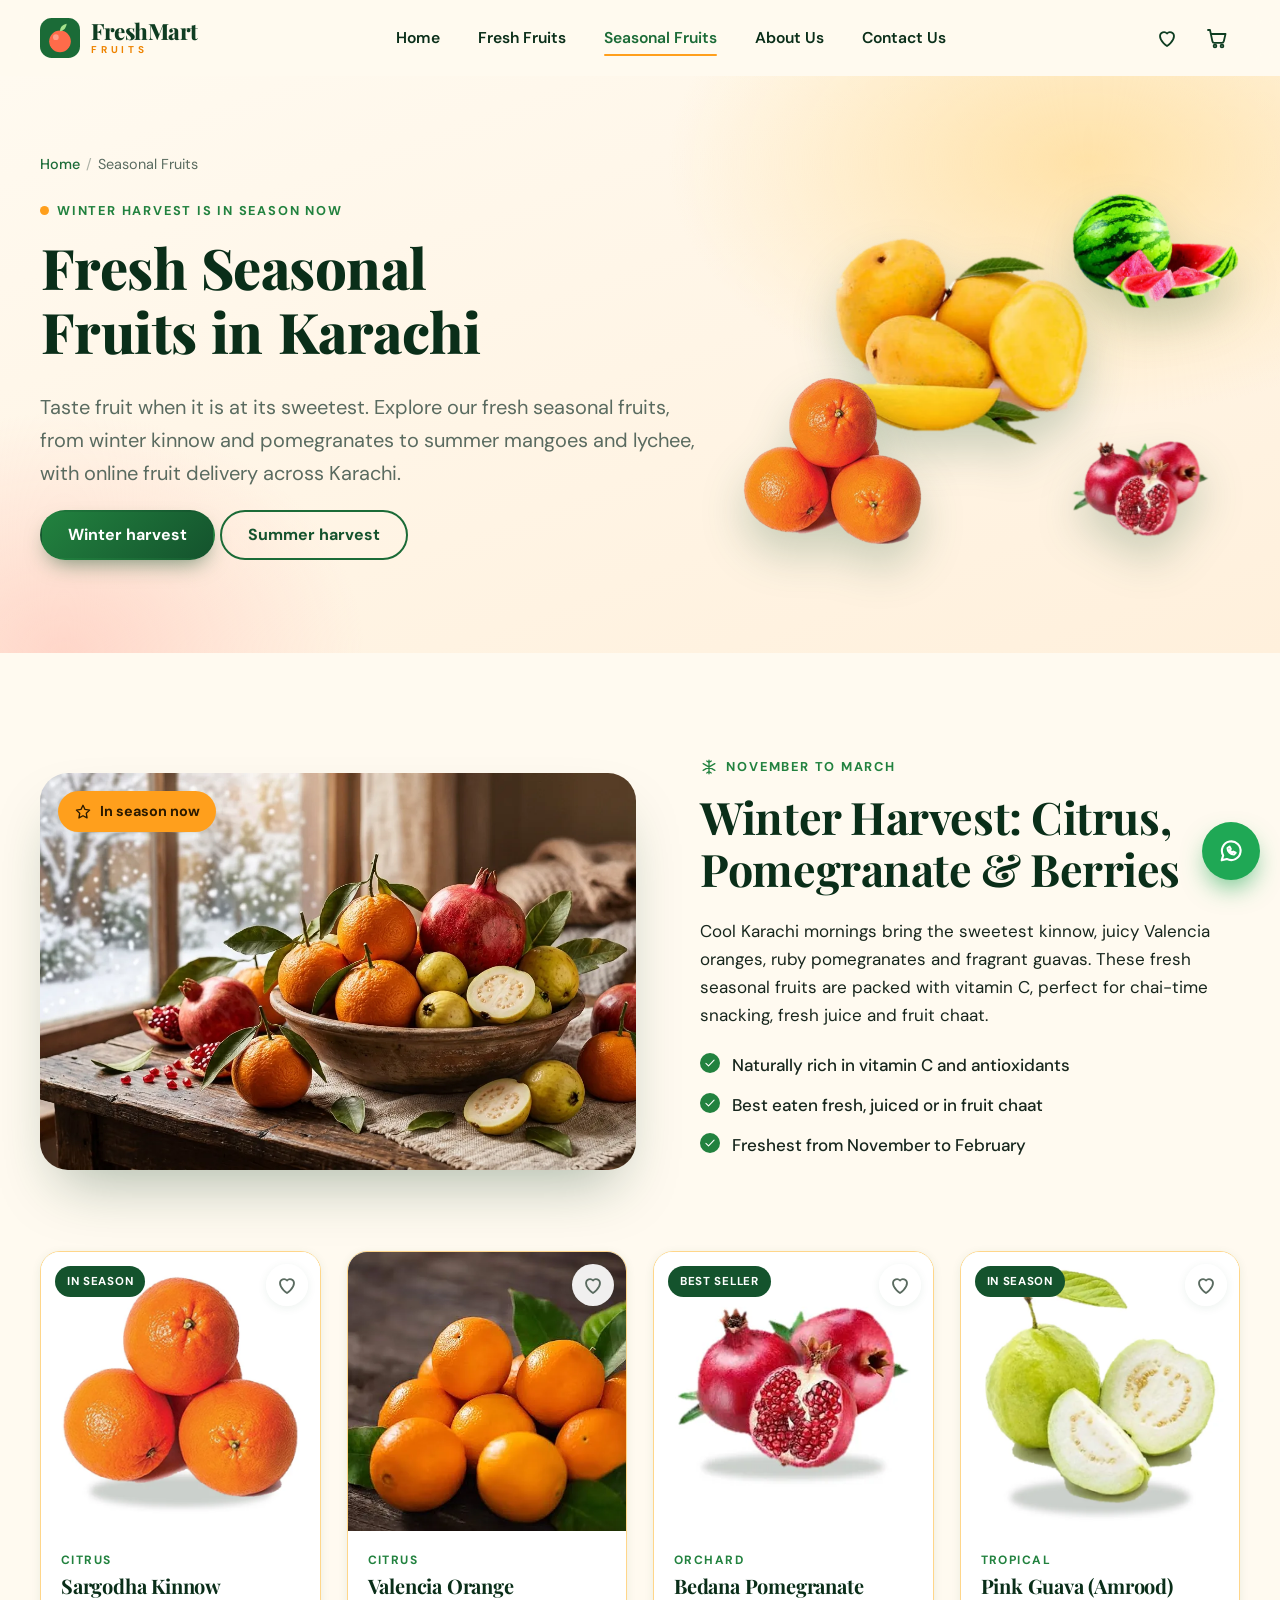
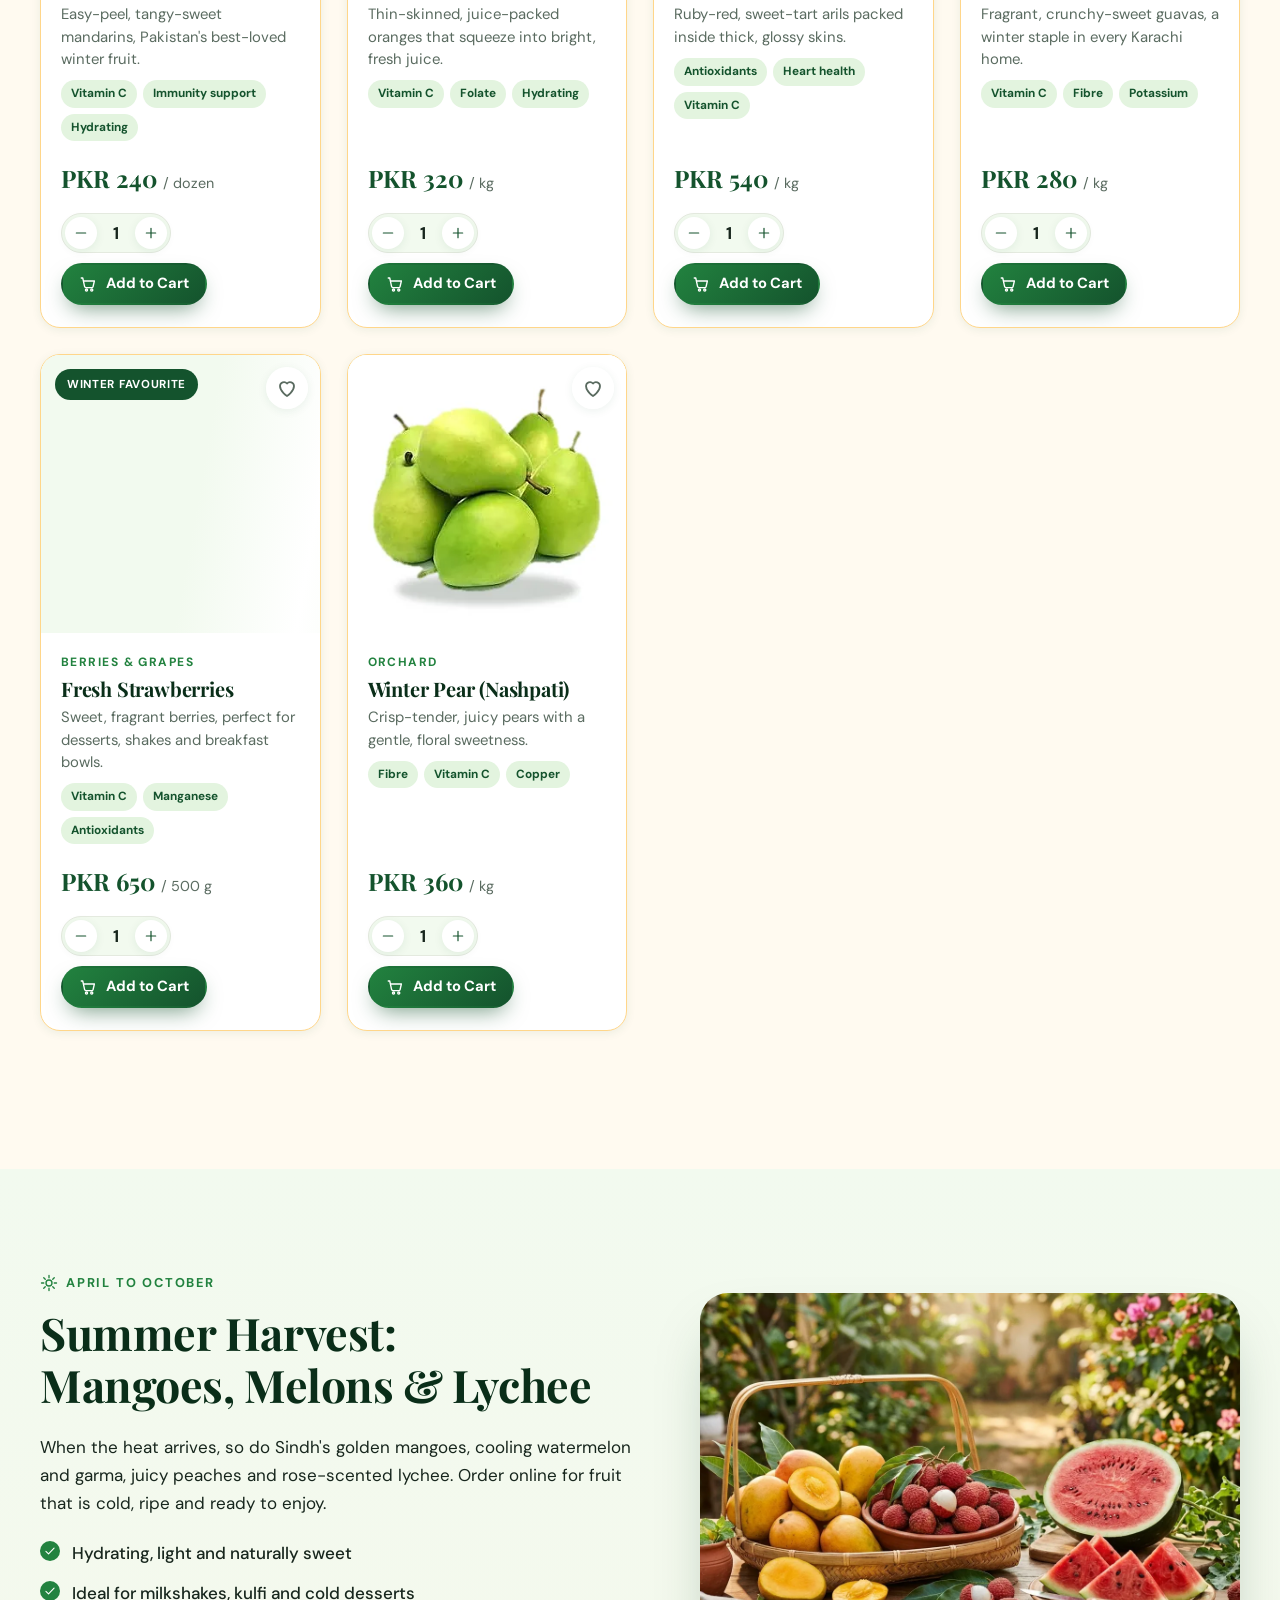
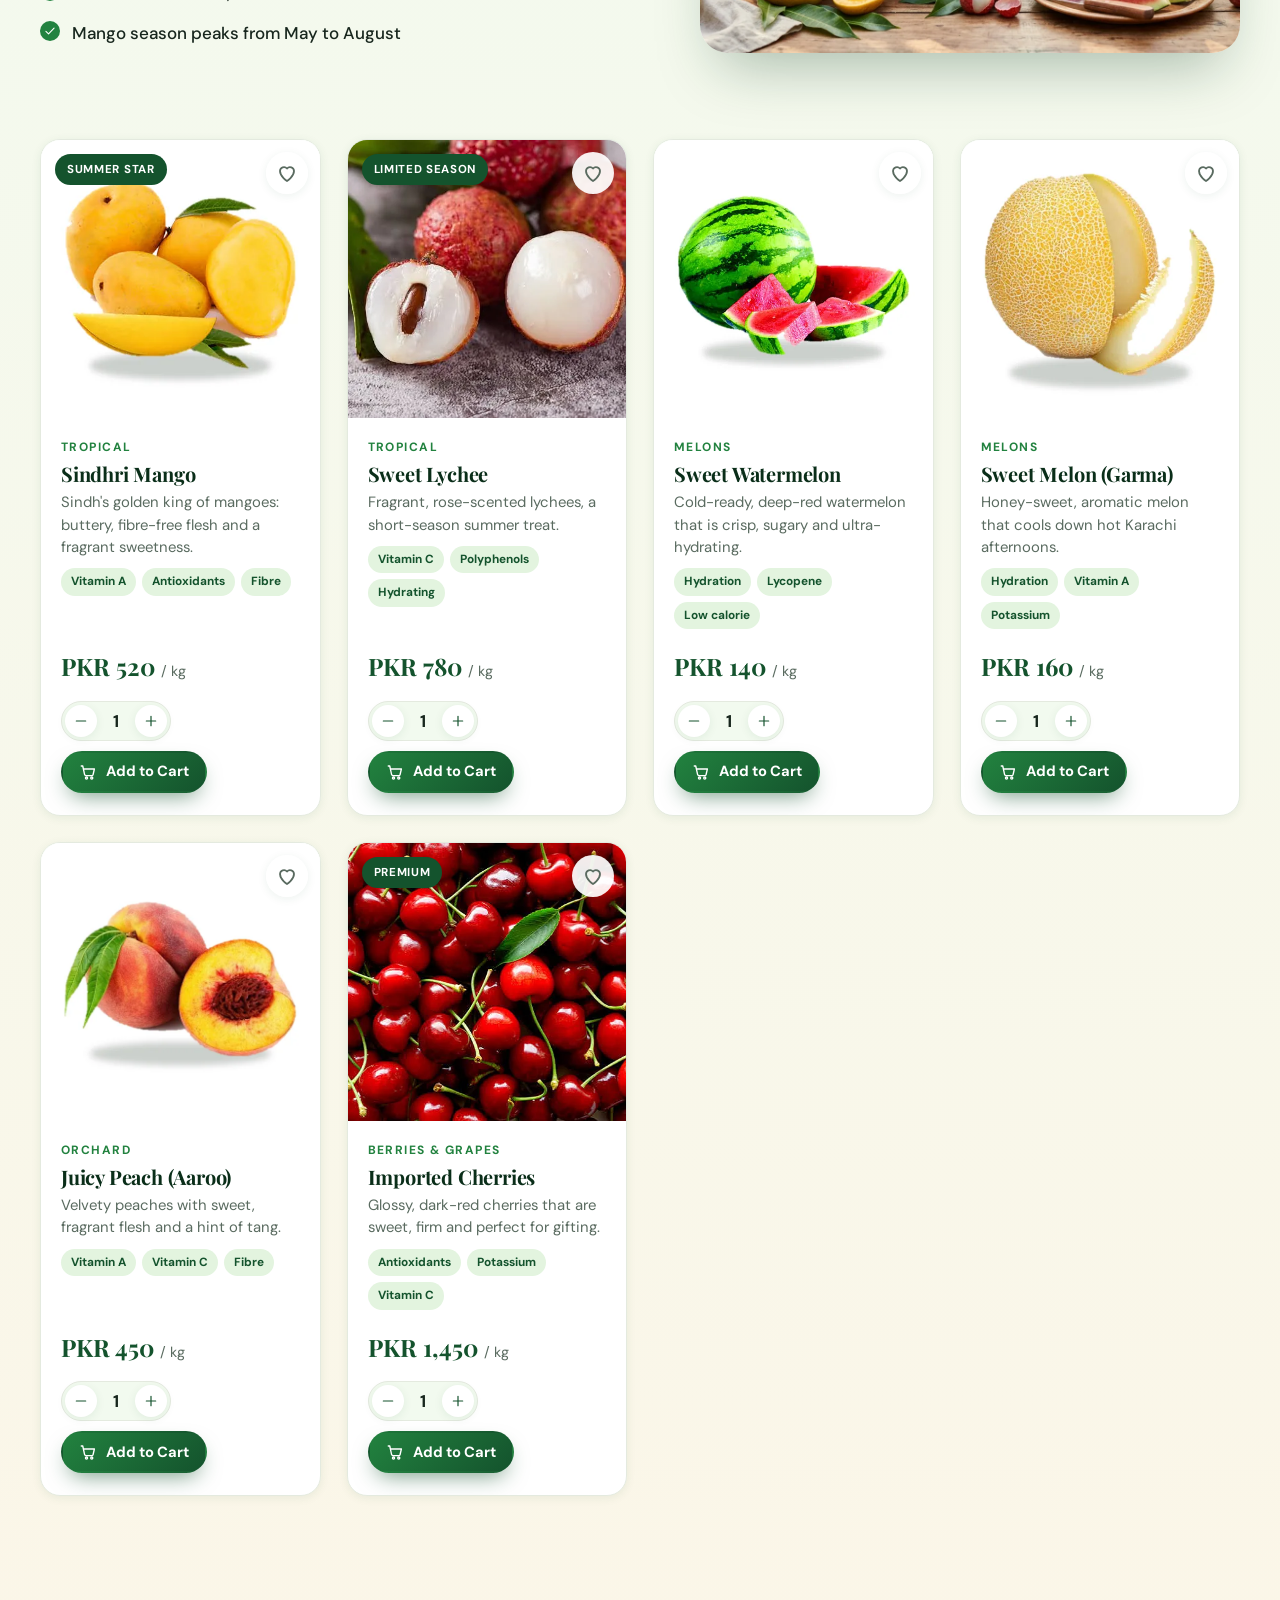
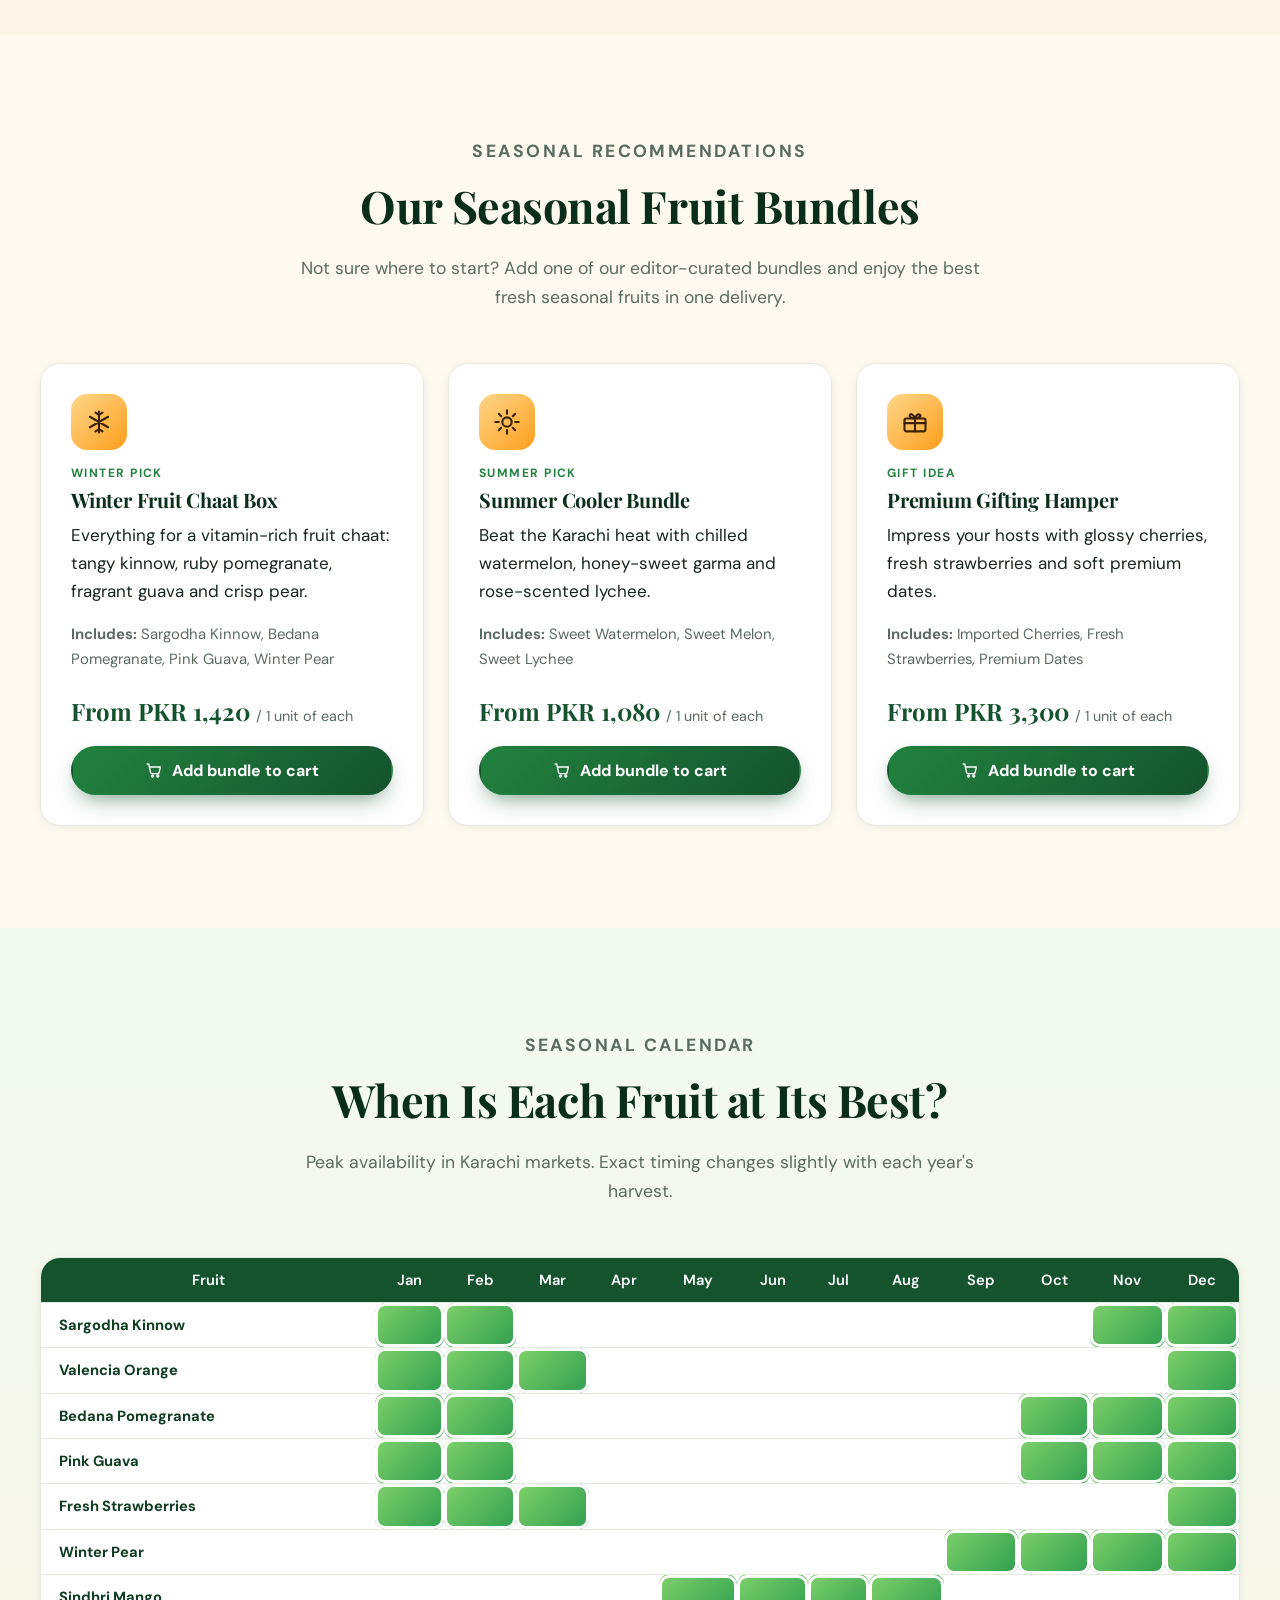
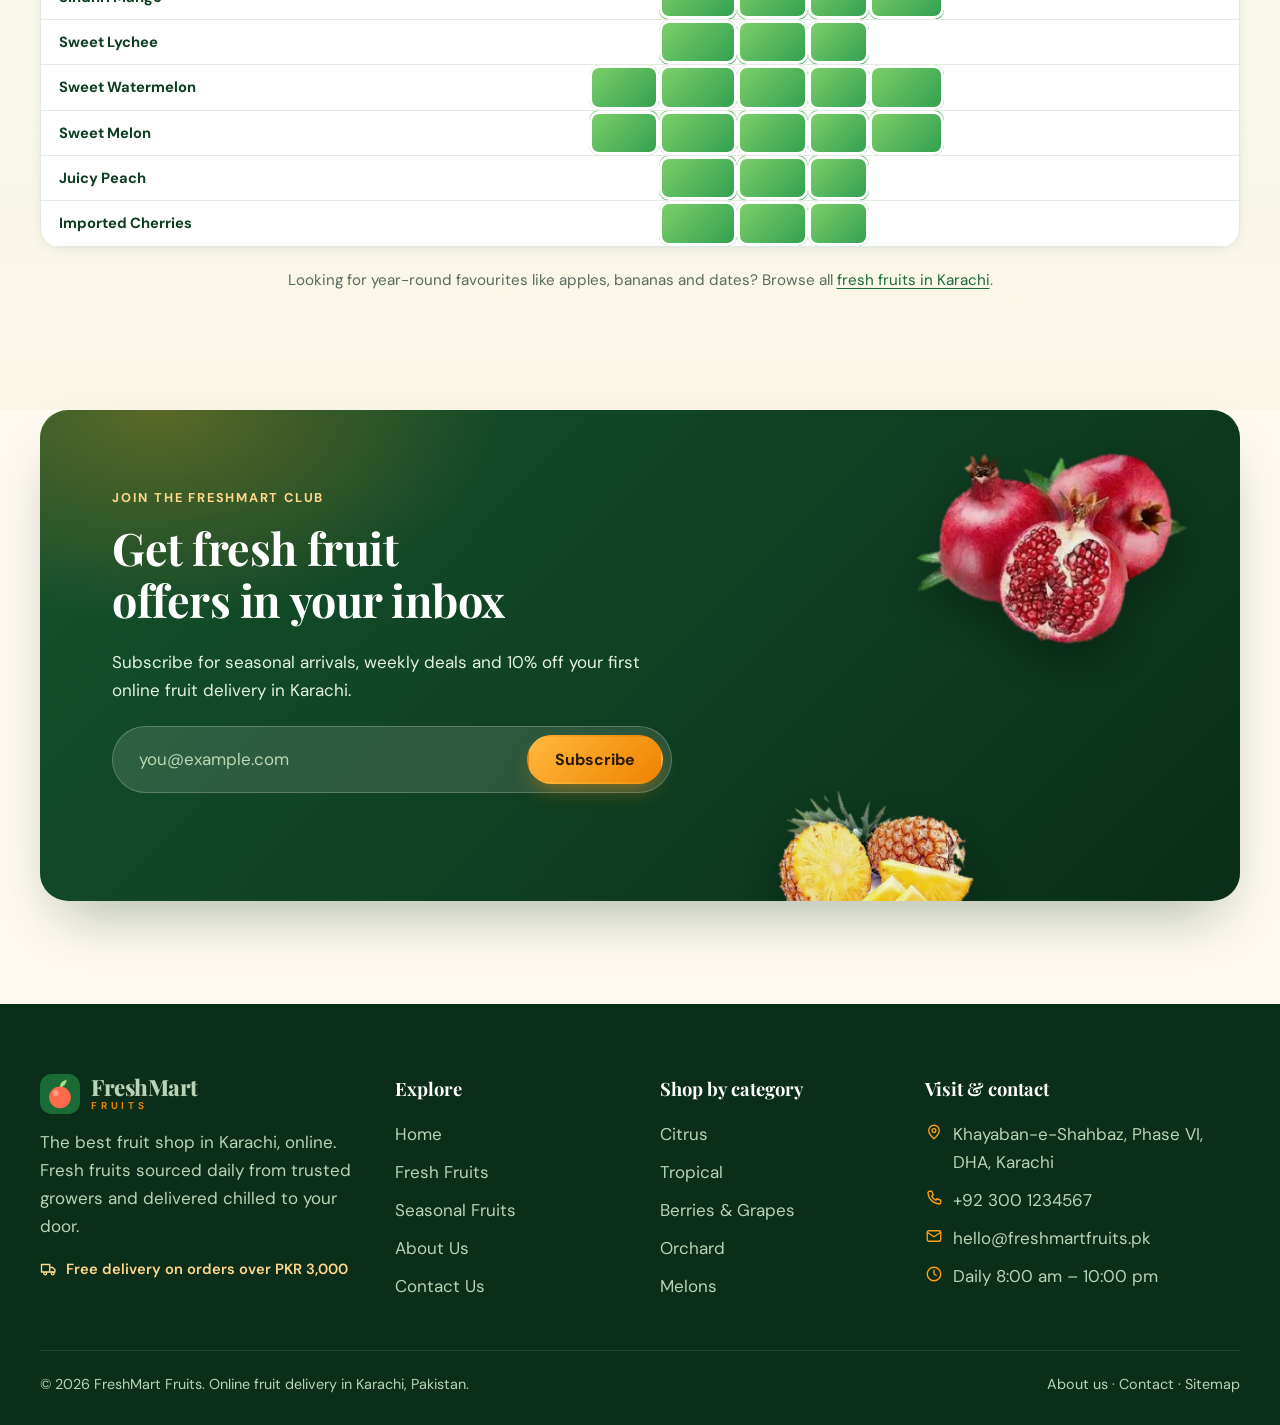
<file: seasonal-fruits.html>
<!DOCTYPE html>
<html lang="en-PK">
<head>
<meta charset="utf-8">
<meta name="viewport" content="width=device-width, initial-scale=1">
<title>Fresh Seasonal Fruits Karachi – Winter &amp; Summer Picks</title>
<meta name="description" content="Discover fresh seasonal fruits in Karachi: winter kinnow and pomegranates, summer Sindhri mangoes and lychee, with benefits, PKR prices and fast delivery.">
<meta name="robots" content="index, follow, max-image-preview:large">
<meta name="theme-color" content="#1b6b37">
<link rel="canonical" href="https://www.freshmartfruits.pk/seasonal-fruits.html">
<link rel="icon" href="images/favicon-freshmart.svg" type="image/svg+xml">
<link rel="icon" href="images/favicon-freshmart-32.png" type="image/png" sizes="32x32">
<link rel="shortcut icon" href="favicon.ico">
<link rel="apple-touch-icon" href="images/apple-touch-icon-freshmart.png">
<meta property="og:site_name" content="FreshMart Fruits">
<meta property="og:locale" content="en_PK">
<meta property="og:type" content="website">
<meta property="og:title" content="Fresh Seasonal Fruits Karachi – Winter &amp; Summer Picks">
<meta property="og:description" content="Discover fresh seasonal fruits in Karachi: winter kinnow and pomegranates, summer Sindhri mangoes and lychee, with benefits, PKR prices and fast delivery.">
<meta property="og:url" content="https://www.freshmartfruits.pk/seasonal-fruits.html">
<meta property="og:image" content="https://www.freshmartfruits.pk/images/freshmart-fruits-og-image.png">
<meta property="og:image:width" content="1200">
<meta property="og:image:height" content="630">
<meta property="og:image:alt" content="FreshMart Fruits: fresh fruits delivered across Karachi">
<meta name="twitter:card" content="summary_large_image">
<meta name="twitter:title" content="Fresh Seasonal Fruits Karachi – Winter &amp; Summer Picks">
<meta name="twitter:description" content="Discover fresh seasonal fruits in Karachi: winter kinnow and pomegranates, summer Sindhri mangoes and lychee, with benefits, PKR prices and fast delivery.">
<meta name="twitter:image" content="https://www.freshmartfruits.pk/images/freshmart-fruits-og-image.png">
<link rel="preconnect" href="https://fonts.googleapis.com">
<link rel="preconnect" href="https://fonts.gstatic.com" crossorigin>
<link rel="stylesheet" href="https://fonts.googleapis.com/css2?family=DM+Sans:wght@400;500;700&family=Playfair+Display:wght@600;700;800&display=swap">
<link rel="stylesheet" href="css/style.css">
<script>document.documentElement.classList.add('js');try{var t=parseInt(localStorage.getItem('fm_preloader'),10);if(t&&Date.now()-t<1800000)document.documentElement.classList.add('no-pre')}catch(e){}</script>
<noscript><style>.preloader{display:none!important}.reveal{opacity:1!important;transform:none!important}</style></noscript>
<script type="application/ld+json">{"@context":"https://schema.org","@type":"BreadcrumbList","itemListElement":[{"@type":"ListItem","position":1,"name":"Home","item":"https://www.freshmartfruits.pk/"},{"@type":"ListItem","position":2,"name":"Seasonal Fruits","item":"https://www.freshmartfruits.pk/seasonal-fruits.html"}]}</script>
</head>
<body class="page-seasonal">
<a class="skip-link" href="#main">Skip to main content</a>
<div class="preloader" id="preloader" aria-hidden="true"><div class="preloader-inner"><svg class="brand-mark" viewBox="0 0 48 48" width="40" height="40" aria-hidden="true" focusable="false"><rect width="48" height="48" rx="14" fill="#1b6b37"/><circle cx="24" cy="28" r="13" fill="#ff6b4a"/><circle cx="19" cy="23" r="3.4" fill="#fff" opacity=".35"/><path d="M24 16c0-5 3-8 8-9-.6 5-3.5 8.400-8 9z" fill="#a6e38c"/></svg><div class="preloader-dots"><i></i><i></i><i></i></div><div class="preloader-bar"><span></span></div><p>Picking the freshest fruit…</p></div></div>
<header class="site-header" id="top">
  <div class="container header-inner">
    <a class="brand" href="index.html" aria-label="FreshMart Fruits, home page"><svg class="brand-mark" viewBox="0 0 48 48" width="40" height="40" aria-hidden="true" focusable="false"><rect width="48" height="48" rx="14" fill="#1b6b37"/><circle cx="24" cy="28" r="13" fill="#ff6b4a"/><circle cx="19" cy="23" r="3.4" fill="#fff" opacity=".35"/><path d="M24 16c0-5 3-8 8-9-.6 5-3.5 8.400-8 9z" fill="#a6e38c"/></svg><span class="brand-text">FreshMart<small>Fruits</small></span></a>
    <nav class="main-nav" id="main-nav" aria-label="Main navigation"><ul><li><a href="index.html">Home</a></li><li><a href="fruits.html">Fresh Fruits</a></li><li><a href="seasonal-fruits.html" aria-current="page">Seasonal Fruits</a></li><li><a href="about.html">About Us</a></li><li><a href="contact.html">Contact Us</a></li></ul></nav>
    <div class="header-actions">
      <a class="icon-btn" href="fruits.html?fav=1" aria-label="View favourite fruits"><svg class="icon" viewBox="0 0 24 24" width="24" height="24" fill="none" stroke="currentColor" stroke-width="1.8" stroke-linecap="round" stroke-linejoin="round" aria-hidden="true" focusable="false"><path d="M12 20s-7-4.4-7-10a4 4 0 0 1 7-2.5A4 4 0 0 1 19 10c0 5.6-7 10-7 10z"/></svg><span class="badge" data-wish-count>0</span></a>
      <button class="icon-btn cart-btn" type="button" data-open-cart aria-label="Open shopping cart"><svg class="icon" viewBox="0 0 24 24" width="24" height="24" fill="none" stroke="currentColor" stroke-width="1.8" stroke-linecap="round" stroke-linejoin="round" aria-hidden="true" focusable="false"><path d="M3 4h2l2.4 11.2a2 2 0 0 0 2 1.6h7.4a2 2 0 0 0 2-1.5L20.5 8H6"/><circle cx="10" cy="20" r="1.4"/><circle cx="17" cy="20" r="1.4"/></svg><span class="badge" data-cart-count>0</span></button>
      <button class="icon-btn nav-toggle" type="button" aria-label="Open menu" aria-expanded="false" aria-controls="main-nav"><svg class="icon" viewBox="0 0 24 24" width="24" height="24" fill="none" stroke="currentColor" stroke-width="1.8" stroke-linecap="round" stroke-linejoin="round" aria-hidden="true" focusable="false"><path d="M4 7h16M4 12h16M4 17h16"/></svg></button>
    </div>
  </div>
<div class="scroll-progress" aria-hidden="true"><span></span></div>
</header>
<main id="main">

<section class="page-hero season-hero" aria-labelledby="page-title">
  <div class="container page-hero-grid">
    <div><nav class="breadcrumb" aria-label="Breadcrumb"><ol><li><a href="index.html">Home</a></li><li aria-current="page">Seasonal Fruits</li></ol></nav>
      <p class="eyebrow hero-in" style="--i:0" id="season-now-chip"><span class="dot"></span> Harvest guide for Karachi</p>
      <h1 id="page-title"><span class="w"><span class="wi" style="--n:0">Fresh</span></span> <span class="w"><span class="wi" style="--n:1">Seasonal</span></span> <span class="w"><span class="wi" style="--n:2">Fruits</span></span> <span class="w"><span class="wi" style="--n:3">in</span></span> <span class="w"><span class="wi" style="--n:4">Karachi</span></span></h1>
      <p class="lead hero-in" style="--i:2" id="season-lead">Taste fruit when it is at its sweetest. Explore our fresh seasonal fruits, from winter kinnow and pomegranates to summer mangoes and lychee, with online fruit delivery across Karachi.</p>
      <p class="hero-in" style="--i:3"><a class="btn btn-primary" href="#winter">Winter harvest</a> <a class="btn btn-ghost" href="#summer">Summer harvest</a></p></div>
    <div class="page-hero-art big" aria-hidden="true"><img class="float-fruit ph-1" style="--fd:0s;--z:14" src="images/cutout-mango.webp" width="369" height="304" alt="" decoding="async"><img class="float-fruit ph-2" style="--fd:0.7s;--z:14" src="images/cutout-kinnow.webp" width="640" height="601" alt="" decoding="async"><img class="float-fruit ph-3" style="--fd:1.3s;--z:14" src="images/cutout-watermelon.webp" width="446" height="311" alt="" decoding="async"><img class="float-fruit ph-4" style="--fd:0.4s;--z:14" src="images/cutout-pomegranate.webp" width="311" height="221" alt="" decoding="async"></div>
  </div>
</section>

<section class="section season-block" id="winter" data-season="winter" aria-labelledby="winter-title">
  <div class="container">
    <div class="editorial reveal">
      <div class="editorial-media"><img src="images/seasonal-winter-citrus-pomegranate.webp" width="1152" height="768" loading="lazy" alt="Winter seasonal fruits: Sargodha kinnow, pomegranates and guavas in a rustic bowl by a snowy window"><span class="media-chip now-chip" hidden><svg class="icon" viewBox="0 0 24 24" width="18" height="18" fill="none" stroke="currentColor" stroke-width="1.8" stroke-linecap="round" stroke-linejoin="round" aria-hidden="true" focusable="false"><path d="M12 3l2.7 5.6 6.1.9-4.4 4.3 1 6.1L12 17l-5.4 2.9 1-6.1L3.2 9.5l6.1-.9z"/></svg> In season now</span></div>
      <div class="editorial-copy"><p class="eyebrow"><svg class="icon" viewBox="0 0 24 24" width="18" height="18" fill="none" stroke="currentColor" stroke-width="1.8" stroke-linecap="round" stroke-linejoin="round" aria-hidden="true" focusable="false"><path d="M12 3v18M4.2 7.5l15.6 9M19.8 7.5l-15.6 9M9 4l3 2 3-2M9 20l3-2 3 2"/></svg> November to March</p><h2 id="winter-title">Winter Harvest: Citrus, Pomegranate &amp; Berries</h2>
        <p>Cool Karachi mornings bring the sweetest kinnow, juicy Valencia oranges, ruby pomegranates and fragrant guavas. These fresh seasonal fruits are packed with vitamin C, perfect for chai-time snacking, fresh juice and fruit chaat.</p>
        <ul class="checklist"><li><svg class="icon" viewBox="0 0 24 24" width="20" height="20" fill="none" stroke="currentColor" stroke-width="1.8" stroke-linecap="round" stroke-linejoin="round" aria-hidden="true" focusable="false"><path d="M5 12.5l4.5 4.5L19 7"/></svg> Naturally rich in vitamin C and antioxidants</li><li><svg class="icon" viewBox="0 0 24 24" width="20" height="20" fill="none" stroke="currentColor" stroke-width="1.8" stroke-linecap="round" stroke-linejoin="round" aria-hidden="true" focusable="false"><path d="M5 12.5l4.5 4.5L19 7"/></svg> Best eaten fresh, juiced or in fruit chaat</li><li><svg class="icon" viewBox="0 0 24 24" width="20" height="20" fill="none" stroke="currentColor" stroke-width="1.8" stroke-linecap="round" stroke-linejoin="round" aria-hidden="true" focusable="false"><path d="M5 12.5l4.5 4.5L19 7"/></svg> Freshest from November to February</li></ul></div>
    </div>
    <div class="product-grid"><article class="product-card reveal" style="--d:0ms" data-id="kinnow" data-name="sargodha kinnow" data-category="Citrus" data-price="240" data-season="winter" data-order="2" data-keywords="easy-peel, tangy-sweet mandarins, pakistan&#x27;s best-loved winter fruit.">
  <div class="pc-media"><span class="pc-badge">In season</span>
    <button class="wish-btn" type="button" data-wish="kinnow" aria-pressed="false" aria-label="Add Sargodha Kinnow to favourites"><svg class="icon" viewBox="0 0 24 24" width="24" height="24" fill="none" stroke="currentColor" stroke-width="1.8" stroke-linecap="round" stroke-linejoin="round" aria-hidden="true" focusable="false"><path d="M12 20s-7-4.4-7-10a4 4 0 0 1 7-2.5A4 4 0 0 1 19 10c0 5.6-7 10-7 10z"/></svg></button>
    <img src="images/fresh-kinnow-karachi.webp" width="640" height="640" loading="lazy" decoding="async" alt="Fresh sargodha kinnow from FreshMart Fruits, available for online delivery in Karachi">
    <button class="pc-view" type="button" data-quick="kinnow" aria-label="Quick view of Sargodha Kinnow"><svg class="icon" viewBox="0 0 24 24" width="16" height="16" fill="none" stroke="currentColor" stroke-width="1.8" stroke-linecap="round" stroke-linejoin="round" aria-hidden="true" focusable="false"><circle cx="11" cy="11" r="6.5"/><path d="M16 16l4.5 4.5"/></svg> Quick view</button>
  </div>
  <div class="pc-body">
    <p class="pc-cat">Citrus</p>
    <h3 class="pc-title">Sargodha Kinnow</h3>
    <p class="pc-desc">Easy-peel, tangy-sweet mandarins, Pakistan&#x27;s best-loved winter fruit.</p><ul class="pc-benefits" aria-label="Benefits"><li>Vitamin C</li><li>Immunity support</li><li>Hydrating</li></ul>
    <p class="pc-price"><strong>PKR 240</strong><span>/ dozen</span></p>
    <div class="pc-actions">
      <div class="qty" data-qty><button type="button" data-qty-minus aria-label="Decrease quantity of Sargodha Kinnow"><svg class="icon" viewBox="0 0 24 24" width="16" height="16" fill="none" stroke="currentColor" stroke-width="1.8" stroke-linecap="round" stroke-linejoin="round" aria-hidden="true" focusable="false"><path d="M5 12h14"/></svg></button><input type="number" value="1" min="1" max="20" inputmode="numeric" aria-label="Quantity of Sargodha Kinnow"><button type="button" data-qty-plus aria-label="Increase quantity of Sargodha Kinnow"><svg class="icon" viewBox="0 0 24 24" width="16" height="16" fill="none" stroke="currentColor" stroke-width="1.8" stroke-linecap="round" stroke-linejoin="round" aria-hidden="true" focusable="false"><path d="M12 5v14M5 12h14"/></svg></button></div>
      <button class="btn btn-primary btn-sm" type="button" data-add-to-cart="kinnow"><svg class="icon" viewBox="0 0 24 24" width="18" height="18" fill="none" stroke="currentColor" stroke-width="1.8" stroke-linecap="round" stroke-linejoin="round" aria-hidden="true" focusable="false"><path d="M3 4h2l2.4 11.2a2 2 0 0 0 2 1.6h7.4a2 2 0 0 0 2-1.5L20.5 8H6"/><circle cx="10" cy="20" r="1.4"/><circle cx="17" cy="20" r="1.4"/></svg> Add to Cart</button>
    </div>
  </div>
</article>
<article class="product-card reveal" style="--d:70ms" data-id="orange" data-name="valencia orange" data-category="Citrus" data-price="320" data-season="winter" data-order="3" data-keywords="thin-skinned, juice-packed oranges that squeeze into bright, fresh juice.">
  <div class="pc-media">
    <button class="wish-btn" type="button" data-wish="orange" aria-pressed="false" aria-label="Add Valencia Orange to favourites"><svg class="icon" viewBox="0 0 24 24" width="24" height="24" fill="none" stroke="currentColor" stroke-width="1.8" stroke-linecap="round" stroke-linejoin="round" aria-hidden="true" focusable="false"><path d="M12 20s-7-4.4-7-10a4 4 0 0 1 7-2.5A4 4 0 0 1 19 10c0 5.6-7 10-7 10z"/></svg></button>
    <img src="images/fresh-orange-karachi.webp" width="452" height="452" loading="lazy" decoding="async" alt="Fresh valencia orange from FreshMart Fruits, available for online delivery in Karachi">
    <button class="pc-view" type="button" data-quick="orange" aria-label="Quick view of Valencia Orange"><svg class="icon" viewBox="0 0 24 24" width="16" height="16" fill="none" stroke="currentColor" stroke-width="1.8" stroke-linecap="round" stroke-linejoin="round" aria-hidden="true" focusable="false"><circle cx="11" cy="11" r="6.5"/><path d="M16 16l4.5 4.5"/></svg> Quick view</button>
  </div>
  <div class="pc-body">
    <p class="pc-cat">Citrus</p>
    <h3 class="pc-title">Valencia Orange</h3>
    <p class="pc-desc">Thin-skinned, juice-packed oranges that squeeze into bright, fresh juice.</p><ul class="pc-benefits" aria-label="Benefits"><li>Vitamin C</li><li>Folate</li><li>Hydrating</li></ul>
    <p class="pc-price"><strong>PKR 320</strong><span>/ kg</span></p>
    <div class="pc-actions">
      <div class="qty" data-qty><button type="button" data-qty-minus aria-label="Decrease quantity of Valencia Orange"><svg class="icon" viewBox="0 0 24 24" width="16" height="16" fill="none" stroke="currentColor" stroke-width="1.8" stroke-linecap="round" stroke-linejoin="round" aria-hidden="true" focusable="false"><path d="M5 12h14"/></svg></button><input type="number" value="1" min="1" max="20" inputmode="numeric" aria-label="Quantity of Valencia Orange"><button type="button" data-qty-plus aria-label="Increase quantity of Valencia Orange"><svg class="icon" viewBox="0 0 24 24" width="16" height="16" fill="none" stroke="currentColor" stroke-width="1.8" stroke-linecap="round" stroke-linejoin="round" aria-hidden="true" focusable="false"><path d="M12 5v14M5 12h14"/></svg></button></div>
      <button class="btn btn-primary btn-sm" type="button" data-add-to-cart="orange"><svg class="icon" viewBox="0 0 24 24" width="18" height="18" fill="none" stroke="currentColor" stroke-width="1.8" stroke-linecap="round" stroke-linejoin="round" aria-hidden="true" focusable="false"><path d="M3 4h2l2.4 11.2a2 2 0 0 0 2 1.6h7.4a2 2 0 0 0 2-1.5L20.5 8H6"/><circle cx="10" cy="20" r="1.4"/><circle cx="17" cy="20" r="1.4"/></svg> Add to Cart</button>
    </div>
  </div>
</article>
<article class="product-card reveal" style="--d:140ms" data-id="pomegranate" data-name="bedana pomegranate" data-category="Orchard" data-price="540" data-season="winter" data-order="6" data-keywords="ruby-red, sweet-tart arils packed inside thick, glossy skins.">
  <div class="pc-media"><span class="pc-badge">Best seller</span>
    <button class="wish-btn" type="button" data-wish="pomegranate" aria-pressed="false" aria-label="Add Bedana Pomegranate to favourites"><svg class="icon" viewBox="0 0 24 24" width="24" height="24" fill="none" stroke="currentColor" stroke-width="1.8" stroke-linecap="round" stroke-linejoin="round" aria-hidden="true" focusable="false"><path d="M12 20s-7-4.4-7-10a4 4 0 0 1 7-2.5A4 4 0 0 1 19 10c0 5.6-7 10-7 10z"/></svg></button>
    <img src="images/fresh-pomegranate-karachi.webp" width="366" height="366" loading="lazy" decoding="async" alt="Fresh bedana pomegranate from FreshMart Fruits, available for online delivery in Karachi">
    <button class="pc-view" type="button" data-quick="pomegranate" aria-label="Quick view of Bedana Pomegranate"><svg class="icon" viewBox="0 0 24 24" width="16" height="16" fill="none" stroke="currentColor" stroke-width="1.8" stroke-linecap="round" stroke-linejoin="round" aria-hidden="true" focusable="false"><circle cx="11" cy="11" r="6.5"/><path d="M16 16l4.5 4.5"/></svg> Quick view</button>
  </div>
  <div class="pc-body">
    <p class="pc-cat">Orchard</p>
    <h3 class="pc-title">Bedana Pomegranate</h3>
    <p class="pc-desc">Ruby-red, sweet-tart arils packed inside thick, glossy skins.</p><ul class="pc-benefits" aria-label="Benefits"><li>Antioxidants</li><li>Heart health</li><li>Vitamin C</li></ul>
    <p class="pc-price"><strong>PKR 540</strong><span>/ kg</span></p>
    <div class="pc-actions">
      <div class="qty" data-qty><button type="button" data-qty-minus aria-label="Decrease quantity of Bedana Pomegranate"><svg class="icon" viewBox="0 0 24 24" width="16" height="16" fill="none" stroke="currentColor" stroke-width="1.8" stroke-linecap="round" stroke-linejoin="round" aria-hidden="true" focusable="false"><path d="M5 12h14"/></svg></button><input type="number" value="1" min="1" max="20" inputmode="numeric" aria-label="Quantity of Bedana Pomegranate"><button type="button" data-qty-plus aria-label="Increase quantity of Bedana Pomegranate"><svg class="icon" viewBox="0 0 24 24" width="16" height="16" fill="none" stroke="currentColor" stroke-width="1.8" stroke-linecap="round" stroke-linejoin="round" aria-hidden="true" focusable="false"><path d="M12 5v14M5 12h14"/></svg></button></div>
      <button class="btn btn-primary btn-sm" type="button" data-add-to-cart="pomegranate"><svg class="icon" viewBox="0 0 24 24" width="18" height="18" fill="none" stroke="currentColor" stroke-width="1.8" stroke-linecap="round" stroke-linejoin="round" aria-hidden="true" focusable="false"><path d="M3 4h2l2.4 11.2a2 2 0 0 0 2 1.6h7.4a2 2 0 0 0 2-1.5L20.5 8H6"/><circle cx="10" cy="20" r="1.4"/><circle cx="17" cy="20" r="1.4"/></svg> Add to Cart</button>
    </div>
  </div>
</article>
<article class="product-card reveal" style="--d:210ms" data-id="guava" data-name="pink guava (amrood)" data-category="Tropical" data-price="280" data-season="winter" data-order="11" data-keywords="fragrant, crunchy-sweet guavas, a winter staple in every karachi home.">
  <div class="pc-media"><span class="pc-badge">In season</span>
    <button class="wish-btn" type="button" data-wish="guava" aria-pressed="false" aria-label="Add Pink Guava (Amrood) to favourites"><svg class="icon" viewBox="0 0 24 24" width="24" height="24" fill="none" stroke="currentColor" stroke-width="1.8" stroke-linecap="round" stroke-linejoin="round" aria-hidden="true" focusable="false"><path d="M12 20s-7-4.4-7-10a4 4 0 0 1 7-2.5A4 4 0 0 1 19 10c0 5.6-7 10-7 10z"/></svg></button>
    <img src="images/fresh-guava-karachi.webp" width="640" height="640" loading="lazy" decoding="async" alt="Fresh pink guava from FreshMart Fruits, available for online delivery in Karachi">
    <button class="pc-view" type="button" data-quick="guava" aria-label="Quick view of Pink Guava (Amrood)"><svg class="icon" viewBox="0 0 24 24" width="16" height="16" fill="none" stroke="currentColor" stroke-width="1.8" stroke-linecap="round" stroke-linejoin="round" aria-hidden="true" focusable="false"><circle cx="11" cy="11" r="6.5"/><path d="M16 16l4.5 4.5"/></svg> Quick view</button>
  </div>
  <div class="pc-body">
    <p class="pc-cat">Tropical</p>
    <h3 class="pc-title">Pink Guava (Amrood)</h3>
    <p class="pc-desc">Fragrant, crunchy-sweet guavas, a winter staple in every Karachi home.</p><ul class="pc-benefits" aria-label="Benefits"><li>Vitamin C</li><li>Fibre</li><li>Potassium</li></ul>
    <p class="pc-price"><strong>PKR 280</strong><span>/ kg</span></p>
    <div class="pc-actions">
      <div class="qty" data-qty><button type="button" data-qty-minus aria-label="Decrease quantity of Pink Guava (Amrood)"><svg class="icon" viewBox="0 0 24 24" width="16" height="16" fill="none" stroke="currentColor" stroke-width="1.8" stroke-linecap="round" stroke-linejoin="round" aria-hidden="true" focusable="false"><path d="M5 12h14"/></svg></button><input type="number" value="1" min="1" max="20" inputmode="numeric" aria-label="Quantity of Pink Guava (Amrood)"><button type="button" data-qty-plus aria-label="Increase quantity of Pink Guava (Amrood)"><svg class="icon" viewBox="0 0 24 24" width="16" height="16" fill="none" stroke="currentColor" stroke-width="1.8" stroke-linecap="round" stroke-linejoin="round" aria-hidden="true" focusable="false"><path d="M12 5v14M5 12h14"/></svg></button></div>
      <button class="btn btn-primary btn-sm" type="button" data-add-to-cart="guava"><svg class="icon" viewBox="0 0 24 24" width="18" height="18" fill="none" stroke="currentColor" stroke-width="1.8" stroke-linecap="round" stroke-linejoin="round" aria-hidden="true" focusable="false"><path d="M3 4h2l2.4 11.2a2 2 0 0 0 2 1.6h7.4a2 2 0 0 0 2-1.5L20.5 8H6"/><circle cx="10" cy="20" r="1.4"/><circle cx="17" cy="20" r="1.4"/></svg> Add to Cart</button>
    </div>
  </div>
</article>
<article class="product-card reveal" style="--d:280ms" data-id="strawberry" data-name="fresh strawberries" data-category="Berries &amp; Grapes" data-price="650" data-season="winter" data-order="8" data-keywords="sweet, fragrant berries, perfect for desserts, shakes and breakfast bowls.">
  <div class="pc-media"><span class="pc-badge">Winter favourite</span>
    <button class="wish-btn" type="button" data-wish="strawberry" aria-pressed="false" aria-label="Add Fresh Strawberries to favourites"><svg class="icon" viewBox="0 0 24 24" width="24" height="24" fill="none" stroke="currentColor" stroke-width="1.8" stroke-linecap="round" stroke-linejoin="round" aria-hidden="true" focusable="false"><path d="M12 20s-7-4.4-7-10a4 4 0 0 1 7-2.5A4 4 0 0 1 19 10c0 5.6-7 10-7 10z"/></svg></button>
    <img src="images/fresh-strawberry-karachi.webp" width="554" height="554" loading="lazy" decoding="async" alt="Fresh fresh strawberries from FreshMart Fruits, available for online delivery in Karachi">
    <button class="pc-view" type="button" data-quick="strawberry" aria-label="Quick view of Fresh Strawberries"><svg class="icon" viewBox="0 0 24 24" width="16" height="16" fill="none" stroke="currentColor" stroke-width="1.8" stroke-linecap="round" stroke-linejoin="round" aria-hidden="true" focusable="false"><circle cx="11" cy="11" r="6.5"/><path d="M16 16l4.5 4.5"/></svg> Quick view</button>
  </div>
  <div class="pc-body">
    <p class="pc-cat">Berries &amp; Grapes</p>
    <h3 class="pc-title">Fresh Strawberries</h3>
    <p class="pc-desc">Sweet, fragrant berries, perfect for desserts, shakes and breakfast bowls.</p><ul class="pc-benefits" aria-label="Benefits"><li>Vitamin C</li><li>Manganese</li><li>Antioxidants</li></ul>
    <p class="pc-price"><strong>PKR 650</strong><span>/ 500 g</span></p>
    <div class="pc-actions">
      <div class="qty" data-qty><button type="button" data-qty-minus aria-label="Decrease quantity of Fresh Strawberries"><svg class="icon" viewBox="0 0 24 24" width="16" height="16" fill="none" stroke="currentColor" stroke-width="1.8" stroke-linecap="round" stroke-linejoin="round" aria-hidden="true" focusable="false"><path d="M5 12h14"/></svg></button><input type="number" value="1" min="1" max="20" inputmode="numeric" aria-label="Quantity of Fresh Strawberries"><button type="button" data-qty-plus aria-label="Increase quantity of Fresh Strawberries"><svg class="icon" viewBox="0 0 24 24" width="16" height="16" fill="none" stroke="currentColor" stroke-width="1.8" stroke-linecap="round" stroke-linejoin="round" aria-hidden="true" focusable="false"><path d="M12 5v14M5 12h14"/></svg></button></div>
      <button class="btn btn-primary btn-sm" type="button" data-add-to-cart="strawberry"><svg class="icon" viewBox="0 0 24 24" width="18" height="18" fill="none" stroke="currentColor" stroke-width="1.8" stroke-linecap="round" stroke-linejoin="round" aria-hidden="true" focusable="false"><path d="M3 4h2l2.4 11.2a2 2 0 0 0 2 1.6h7.4a2 2 0 0 0 2-1.5L20.5 8H6"/><circle cx="10" cy="20" r="1.4"/><circle cx="17" cy="20" r="1.4"/></svg> Add to Cart</button>
    </div>
  </div>
</article>
<article class="product-card reveal" style="--d:350ms" data-id="pear" data-name="winter pear (nashpati)" data-category="Orchard" data-price="360" data-season="winter" data-order="17" data-keywords="crisp-tender, juicy pears with a gentle, floral sweetness.">
  <div class="pc-media">
    <button class="wish-btn" type="button" data-wish="pear" aria-pressed="false" aria-label="Add Winter Pear (Nashpati) to favourites"><svg class="icon" viewBox="0 0 24 24" width="24" height="24" fill="none" stroke="currentColor" stroke-width="1.8" stroke-linecap="round" stroke-linejoin="round" aria-hidden="true" focusable="false"><path d="M12 20s-7-4.4-7-10a4 4 0 0 1 7-2.5A4 4 0 0 1 19 10c0 5.6-7 10-7 10z"/></svg></button>
    <img src="images/fresh-pear-karachi.webp" width="324" height="324" loading="lazy" decoding="async" alt="Fresh winter pear from FreshMart Fruits, available for online delivery in Karachi">
    <button class="pc-view" type="button" data-quick="pear" aria-label="Quick view of Winter Pear (Nashpati)"><svg class="icon" viewBox="0 0 24 24" width="16" height="16" fill="none" stroke="currentColor" stroke-width="1.8" stroke-linecap="round" stroke-linejoin="round" aria-hidden="true" focusable="false"><circle cx="11" cy="11" r="6.5"/><path d="M16 16l4.5 4.5"/></svg> Quick view</button>
  </div>
  <div class="pc-body">
    <p class="pc-cat">Orchard</p>
    <h3 class="pc-title">Winter Pear (Nashpati)</h3>
    <p class="pc-desc">Crisp-tender, juicy pears with a gentle, floral sweetness.</p><ul class="pc-benefits" aria-label="Benefits"><li>Fibre</li><li>Vitamin C</li><li>Copper</li></ul>
    <p class="pc-price"><strong>PKR 360</strong><span>/ kg</span></p>
    <div class="pc-actions">
      <div class="qty" data-qty><button type="button" data-qty-minus aria-label="Decrease quantity of Winter Pear (Nashpati)"><svg class="icon" viewBox="0 0 24 24" width="16" height="16" fill="none" stroke="currentColor" stroke-width="1.8" stroke-linecap="round" stroke-linejoin="round" aria-hidden="true" focusable="false"><path d="M5 12h14"/></svg></button><input type="number" value="1" min="1" max="20" inputmode="numeric" aria-label="Quantity of Winter Pear (Nashpati)"><button type="button" data-qty-plus aria-label="Increase quantity of Winter Pear (Nashpati)"><svg class="icon" viewBox="0 0 24 24" width="16" height="16" fill="none" stroke="currentColor" stroke-width="1.8" stroke-linecap="round" stroke-linejoin="round" aria-hidden="true" focusable="false"><path d="M12 5v14M5 12h14"/></svg></button></div>
      <button class="btn btn-primary btn-sm" type="button" data-add-to-cart="pear"><svg class="icon" viewBox="0 0 24 24" width="18" height="18" fill="none" stroke="currentColor" stroke-width="1.8" stroke-linecap="round" stroke-linejoin="round" aria-hidden="true" focusable="false"><path d="M3 4h2l2.4 11.2a2 2 0 0 0 2 1.6h7.4a2 2 0 0 0 2-1.5L20.5 8H6"/><circle cx="10" cy="20" r="1.4"/><circle cx="17" cy="20" r="1.4"/></svg> Add to Cart</button>
    </div>
  </div>
</article></div>
  </div>
</section>

<section class="section section-tint season-block" id="summer" data-season="summer" aria-labelledby="summer-title">
  <div class="container">
    <div class="editorial flip reveal">
      <div class="editorial-media"><img src="images/seasonal-summer-mango-melon.webp" width="1152" height="768" loading="lazy" alt="Summer seasonal fruits: Sindhri mangoes, lychee and sliced watermelon on a sunlit garden table"><span class="media-chip now-chip" hidden><svg class="icon" viewBox="0 0 24 24" width="18" height="18" fill="none" stroke="currentColor" stroke-width="1.8" stroke-linecap="round" stroke-linejoin="round" aria-hidden="true" focusable="false"><path d="M12 3l2.7 5.6 6.1.9-4.4 4.3 1 6.1L12 17l-5.4 2.9 1-6.1L3.2 9.5l6.1-.9z"/></svg> In season now</span></div>
      <div class="editorial-copy"><p class="eyebrow"><svg class="icon" viewBox="0 0 24 24" width="18" height="18" fill="none" stroke="currentColor" stroke-width="1.8" stroke-linecap="round" stroke-linejoin="round" aria-hidden="true" focusable="false"><circle cx="12" cy="12" r="4"/><path d="M12 2v3M12 19v3M2 12h3M19 12h3M5 5l2 2M17 17l2 2M19 5l-2 2M7 17l-2 2"/></svg> April to October</p><h2 id="summer-title">Summer Harvest: Mangoes, Melons &amp; Lychee</h2>
        <p>When the heat arrives, so do Sindh's golden mangoes, cooling watermelon and garma, juicy peaches and rose-scented lychee. Order online for fruit that is cold, ripe and ready to enjoy.</p>
        <ul class="checklist"><li><svg class="icon" viewBox="0 0 24 24" width="20" height="20" fill="none" stroke="currentColor" stroke-width="1.8" stroke-linecap="round" stroke-linejoin="round" aria-hidden="true" focusable="false"><path d="M5 12.5l4.5 4.5L19 7"/></svg> Hydrating, light and naturally sweet</li><li><svg class="icon" viewBox="0 0 24 24" width="20" height="20" fill="none" stroke="currentColor" stroke-width="1.8" stroke-linecap="round" stroke-linejoin="round" aria-hidden="true" focusable="false"><path d="M5 12.5l4.5 4.5L19 7"/></svg> Ideal for milkshakes, kulfi and cold desserts</li><li><svg class="icon" viewBox="0 0 24 24" width="20" height="20" fill="none" stroke="currentColor" stroke-width="1.8" stroke-linecap="round" stroke-linejoin="round" aria-hidden="true" focusable="false"><path d="M5 12.5l4.5 4.5L19 7"/></svg> Mango season peaks from May to August</li></ul></div>
    </div>
    <div class="product-grid"><article class="product-card reveal" style="--d:0ms" data-id="mango" data-name="sindhri mango" data-category="Tropical" data-price="520" data-season="summer" data-order="4" data-keywords="sindh&#x27;s golden king of mangoes: buttery, fibre-free flesh and a fragrant sweetness.">
  <div class="pc-media"><span class="pc-badge">Summer star</span>
    <button class="wish-btn" type="button" data-wish="mango" aria-pressed="false" aria-label="Add Sindhri Mango to favourites"><svg class="icon" viewBox="0 0 24 24" width="24" height="24" fill="none" stroke="currentColor" stroke-width="1.8" stroke-linecap="round" stroke-linejoin="round" aria-hidden="true" focusable="false"><path d="M12 20s-7-4.4-7-10a4 4 0 0 1 7-2.5A4 4 0 0 1 19 10c0 5.6-7 10-7 10z"/></svg></button>
    <img src="images/fresh-mango-karachi.webp" width="435" height="435" loading="lazy" decoding="async" alt="Fresh sindhri mango from FreshMart Fruits, available for online delivery in Karachi">
    <button class="pc-view" type="button" data-quick="mango" aria-label="Quick view of Sindhri Mango"><svg class="icon" viewBox="0 0 24 24" width="16" height="16" fill="none" stroke="currentColor" stroke-width="1.8" stroke-linecap="round" stroke-linejoin="round" aria-hidden="true" focusable="false"><circle cx="11" cy="11" r="6.5"/><path d="M16 16l4.5 4.5"/></svg> Quick view</button>
  </div>
  <div class="pc-body">
    <p class="pc-cat">Tropical</p>
    <h3 class="pc-title">Sindhri Mango</h3>
    <p class="pc-desc">Sindh&#x27;s golden king of mangoes: buttery, fibre-free flesh and a fragrant sweetness.</p><ul class="pc-benefits" aria-label="Benefits"><li>Vitamin A</li><li>Antioxidants</li><li>Fibre</li></ul>
    <p class="pc-price"><strong>PKR 520</strong><span>/ kg</span></p>
    <div class="pc-actions">
      <div class="qty" data-qty><button type="button" data-qty-minus aria-label="Decrease quantity of Sindhri Mango"><svg class="icon" viewBox="0 0 24 24" width="16" height="16" fill="none" stroke="currentColor" stroke-width="1.8" stroke-linecap="round" stroke-linejoin="round" aria-hidden="true" focusable="false"><path d="M5 12h14"/></svg></button><input type="number" value="1" min="1" max="20" inputmode="numeric" aria-label="Quantity of Sindhri Mango"><button type="button" data-qty-plus aria-label="Increase quantity of Sindhri Mango"><svg class="icon" viewBox="0 0 24 24" width="16" height="16" fill="none" stroke="currentColor" stroke-width="1.8" stroke-linecap="round" stroke-linejoin="round" aria-hidden="true" focusable="false"><path d="M12 5v14M5 12h14"/></svg></button></div>
      <button class="btn btn-primary btn-sm" type="button" data-add-to-cart="mango"><svg class="icon" viewBox="0 0 24 24" width="18" height="18" fill="none" stroke="currentColor" stroke-width="1.8" stroke-linecap="round" stroke-linejoin="round" aria-hidden="true" focusable="false"><path d="M3 4h2l2.4 11.2a2 2 0 0 0 2 1.6h7.4a2 2 0 0 0 2-1.5L20.5 8H6"/><circle cx="10" cy="20" r="1.4"/><circle cx="17" cy="20" r="1.4"/></svg> Add to Cart</button>
    </div>
  </div>
</article>
<article class="product-card reveal" style="--d:70ms" data-id="lychee" data-name="sweet lychee" data-category="Tropical" data-price="780" data-season="summer" data-order="13" data-keywords="fragrant, rose-scented lychees, a short-season summer treat.">
  <div class="pc-media"><span class="pc-badge">Limited season</span>
    <button class="wish-btn" type="button" data-wish="lychee" aria-pressed="false" aria-label="Add Sweet Lychee to favourites"><svg class="icon" viewBox="0 0 24 24" width="24" height="24" fill="none" stroke="currentColor" stroke-width="1.8" stroke-linecap="round" stroke-linejoin="round" aria-hidden="true" focusable="false"><path d="M12 20s-7-4.4-7-10a4 4 0 0 1 7-2.5A4 4 0 0 1 19 10c0 5.6-7 10-7 10z"/></svg></button>
    <img src="images/fresh-lychee-karachi.webp" width="452" height="452" loading="lazy" decoding="async" alt="Fresh sweet lychee from FreshMart Fruits, available for online delivery in Karachi">
    <button class="pc-view" type="button" data-quick="lychee" aria-label="Quick view of Sweet Lychee"><svg class="icon" viewBox="0 0 24 24" width="16" height="16" fill="none" stroke="currentColor" stroke-width="1.8" stroke-linecap="round" stroke-linejoin="round" aria-hidden="true" focusable="false"><circle cx="11" cy="11" r="6.5"/><path d="M16 16l4.5 4.5"/></svg> Quick view</button>
  </div>
  <div class="pc-body">
    <p class="pc-cat">Tropical</p>
    <h3 class="pc-title">Sweet Lychee</h3>
    <p class="pc-desc">Fragrant, rose-scented lychees, a short-season summer treat.</p><ul class="pc-benefits" aria-label="Benefits"><li>Vitamin C</li><li>Polyphenols</li><li>Hydrating</li></ul>
    <p class="pc-price"><strong>PKR 780</strong><span>/ kg</span></p>
    <div class="pc-actions">
      <div class="qty" data-qty><button type="button" data-qty-minus aria-label="Decrease quantity of Sweet Lychee"><svg class="icon" viewBox="0 0 24 24" width="16" height="16" fill="none" stroke="currentColor" stroke-width="1.8" stroke-linecap="round" stroke-linejoin="round" aria-hidden="true" focusable="false"><path d="M5 12h14"/></svg></button><input type="number" value="1" min="1" max="20" inputmode="numeric" aria-label="Quantity of Sweet Lychee"><button type="button" data-qty-plus aria-label="Increase quantity of Sweet Lychee"><svg class="icon" viewBox="0 0 24 24" width="16" height="16" fill="none" stroke="currentColor" stroke-width="1.8" stroke-linecap="round" stroke-linejoin="round" aria-hidden="true" focusable="false"><path d="M12 5v14M5 12h14"/></svg></button></div>
      <button class="btn btn-primary btn-sm" type="button" data-add-to-cart="lychee"><svg class="icon" viewBox="0 0 24 24" width="18" height="18" fill="none" stroke="currentColor" stroke-width="1.8" stroke-linecap="round" stroke-linejoin="round" aria-hidden="true" focusable="false"><path d="M3 4h2l2.4 11.2a2 2 0 0 0 2 1.6h7.4a2 2 0 0 0 2-1.5L20.5 8H6"/><circle cx="10" cy="20" r="1.4"/><circle cx="17" cy="20" r="1.4"/></svg> Add to Cart</button>
    </div>
  </div>
</article>
<article class="product-card reveal" style="--d:140ms" data-id="watermelon" data-name="sweet watermelon" data-category="Melons" data-price="140" data-season="summer" data-order="7" data-keywords="cold-ready, deep-red watermelon that is crisp, sugary and ultra-hydrating.">
  <div class="pc-media">
    <button class="wish-btn" type="button" data-wish="watermelon" aria-pressed="false" aria-label="Add Sweet Watermelon to favourites"><svg class="icon" viewBox="0 0 24 24" width="24" height="24" fill="none" stroke="currentColor" stroke-width="1.8" stroke-linecap="round" stroke-linejoin="round" aria-hidden="true" focusable="false"><path d="M12 20s-7-4.4-7-10a4 4 0 0 1 7-2.5A4 4 0 0 1 19 10c0 5.6-7 10-7 10z"/></svg></button>
    <img src="images/fresh-watermelon-karachi.webp" width="526" height="526" loading="lazy" decoding="async" alt="Fresh sweet watermelon from FreshMart Fruits, available for online delivery in Karachi">
    <button class="pc-view" type="button" data-quick="watermelon" aria-label="Quick view of Sweet Watermelon"><svg class="icon" viewBox="0 0 24 24" width="16" height="16" fill="none" stroke="currentColor" stroke-width="1.8" stroke-linecap="round" stroke-linejoin="round" aria-hidden="true" focusable="false"><circle cx="11" cy="11" r="6.5"/><path d="M16 16l4.5 4.5"/></svg> Quick view</button>
  </div>
  <div class="pc-body">
    <p class="pc-cat">Melons</p>
    <h3 class="pc-title">Sweet Watermelon</h3>
    <p class="pc-desc">Cold-ready, deep-red watermelon that is crisp, sugary and ultra-hydrating.</p><ul class="pc-benefits" aria-label="Benefits"><li>Hydration</li><li>Lycopene</li><li>Low calorie</li></ul>
    <p class="pc-price"><strong>PKR 140</strong><span>/ kg</span></p>
    <div class="pc-actions">
      <div class="qty" data-qty><button type="button" data-qty-minus aria-label="Decrease quantity of Sweet Watermelon"><svg class="icon" viewBox="0 0 24 24" width="16" height="16" fill="none" stroke="currentColor" stroke-width="1.8" stroke-linecap="round" stroke-linejoin="round" aria-hidden="true" focusable="false"><path d="M5 12h14"/></svg></button><input type="number" value="1" min="1" max="20" inputmode="numeric" aria-label="Quantity of Sweet Watermelon"><button type="button" data-qty-plus aria-label="Increase quantity of Sweet Watermelon"><svg class="icon" viewBox="0 0 24 24" width="16" height="16" fill="none" stroke="currentColor" stroke-width="1.8" stroke-linecap="round" stroke-linejoin="round" aria-hidden="true" focusable="false"><path d="M12 5v14M5 12h14"/></svg></button></div>
      <button class="btn btn-primary btn-sm" type="button" data-add-to-cart="watermelon"><svg class="icon" viewBox="0 0 24 24" width="18" height="18" fill="none" stroke="currentColor" stroke-width="1.8" stroke-linecap="round" stroke-linejoin="round" aria-hidden="true" focusable="false"><path d="M3 4h2l2.4 11.2a2 2 0 0 0 2 1.6h7.4a2 2 0 0 0 2-1.5L20.5 8H6"/><circle cx="10" cy="20" r="1.4"/><circle cx="17" cy="20" r="1.4"/></svg> Add to Cart</button>
    </div>
  </div>
</article>
<article class="product-card reveal" style="--d:210ms" data-id="melon" data-name="sweet melon (garma)" data-category="Melons" data-price="160" data-season="summer" data-order="15" data-keywords="honey-sweet, aromatic melon that cools down hot karachi afternoons.">
  <div class="pc-media">
    <button class="wish-btn" type="button" data-wish="melon" aria-pressed="false" aria-label="Add Sweet Melon (Garma) to favourites"><svg class="icon" viewBox="0 0 24 24" width="24" height="24" fill="none" stroke="currentColor" stroke-width="1.8" stroke-linecap="round" stroke-linejoin="round" aria-hidden="true" focusable="false"><path d="M12 20s-7-4.4-7-10a4 4 0 0 1 7-2.5A4 4 0 0 1 19 10c0 5.6-7 10-7 10z"/></svg></button>
    <img src="images/fresh-melon-karachi.webp" width="507" height="507" loading="lazy" decoding="async" alt="Fresh sweet melon from FreshMart Fruits, available for online delivery in Karachi">
    <button class="pc-view" type="button" data-quick="melon" aria-label="Quick view of Sweet Melon (Garma)"><svg class="icon" viewBox="0 0 24 24" width="16" height="16" fill="none" stroke="currentColor" stroke-width="1.8" stroke-linecap="round" stroke-linejoin="round" aria-hidden="true" focusable="false"><circle cx="11" cy="11" r="6.5"/><path d="M16 16l4.5 4.5"/></svg> Quick view</button>
  </div>
  <div class="pc-body">
    <p class="pc-cat">Melons</p>
    <h3 class="pc-title">Sweet Melon (Garma)</h3>
    <p class="pc-desc">Honey-sweet, aromatic melon that cools down hot Karachi afternoons.</p><ul class="pc-benefits" aria-label="Benefits"><li>Hydration</li><li>Vitamin A</li><li>Potassium</li></ul>
    <p class="pc-price"><strong>PKR 160</strong><span>/ kg</span></p>
    <div class="pc-actions">
      <div class="qty" data-qty><button type="button" data-qty-minus aria-label="Decrease quantity of Sweet Melon (Garma)"><svg class="icon" viewBox="0 0 24 24" width="16" height="16" fill="none" stroke="currentColor" stroke-width="1.8" stroke-linecap="round" stroke-linejoin="round" aria-hidden="true" focusable="false"><path d="M5 12h14"/></svg></button><input type="number" value="1" min="1" max="20" inputmode="numeric" aria-label="Quantity of Sweet Melon (Garma)"><button type="button" data-qty-plus aria-label="Increase quantity of Sweet Melon (Garma)"><svg class="icon" viewBox="0 0 24 24" width="16" height="16" fill="none" stroke="currentColor" stroke-width="1.8" stroke-linecap="round" stroke-linejoin="round" aria-hidden="true" focusable="false"><path d="M12 5v14M5 12h14"/></svg></button></div>
      <button class="btn btn-primary btn-sm" type="button" data-add-to-cart="melon"><svg class="icon" viewBox="0 0 24 24" width="18" height="18" fill="none" stroke="currentColor" stroke-width="1.8" stroke-linecap="round" stroke-linejoin="round" aria-hidden="true" focusable="false"><path d="M3 4h2l2.4 11.2a2 2 0 0 0 2 1.6h7.4a2 2 0 0 0 2-1.5L20.5 8H6"/><circle cx="10" cy="20" r="1.4"/><circle cx="17" cy="20" r="1.4"/></svg> Add to Cart</button>
    </div>
  </div>
</article>
<article class="product-card reveal" style="--d:280ms" data-id="peach" data-name="juicy peach (aaroo)" data-category="Orchard" data-price="450" data-season="summer" data-order="14" data-keywords="velvety peaches with sweet, fragrant flesh and a hint of tang.">
  <div class="pc-media">
    <button class="wish-btn" type="button" data-wish="peach" aria-pressed="false" aria-label="Add Juicy Peach (Aaroo) to favourites"><svg class="icon" viewBox="0 0 24 24" width="24" height="24" fill="none" stroke="currentColor" stroke-width="1.8" stroke-linecap="round" stroke-linejoin="round" aria-hidden="true" focusable="false"><path d="M12 20s-7-4.4-7-10a4 4 0 0 1 7-2.5A4 4 0 0 1 19 10c0 5.6-7 10-7 10z"/></svg></button>
    <img src="images/fresh-peach-karachi.webp" width="572" height="572" loading="lazy" decoding="async" alt="Fresh juicy peach from FreshMart Fruits, available for online delivery in Karachi">
    <button class="pc-view" type="button" data-quick="peach" aria-label="Quick view of Juicy Peach (Aaroo)"><svg class="icon" viewBox="0 0 24 24" width="16" height="16" fill="none" stroke="currentColor" stroke-width="1.8" stroke-linecap="round" stroke-linejoin="round" aria-hidden="true" focusable="false"><circle cx="11" cy="11" r="6.5"/><path d="M16 16l4.5 4.5"/></svg> Quick view</button>
  </div>
  <div class="pc-body">
    <p class="pc-cat">Orchard</p>
    <h3 class="pc-title">Juicy Peach (Aaroo)</h3>
    <p class="pc-desc">Velvety peaches with sweet, fragrant flesh and a hint of tang.</p><ul class="pc-benefits" aria-label="Benefits"><li>Vitamin A</li><li>Vitamin C</li><li>Fibre</li></ul>
    <p class="pc-price"><strong>PKR 450</strong><span>/ kg</span></p>
    <div class="pc-actions">
      <div class="qty" data-qty><button type="button" data-qty-minus aria-label="Decrease quantity of Juicy Peach (Aaroo)"><svg class="icon" viewBox="0 0 24 24" width="16" height="16" fill="none" stroke="currentColor" stroke-width="1.8" stroke-linecap="round" stroke-linejoin="round" aria-hidden="true" focusable="false"><path d="M5 12h14"/></svg></button><input type="number" value="1" min="1" max="20" inputmode="numeric" aria-label="Quantity of Juicy Peach (Aaroo)"><button type="button" data-qty-plus aria-label="Increase quantity of Juicy Peach (Aaroo)"><svg class="icon" viewBox="0 0 24 24" width="16" height="16" fill="none" stroke="currentColor" stroke-width="1.8" stroke-linecap="round" stroke-linejoin="round" aria-hidden="true" focusable="false"><path d="M12 5v14M5 12h14"/></svg></button></div>
      <button class="btn btn-primary btn-sm" type="button" data-add-to-cart="peach"><svg class="icon" viewBox="0 0 24 24" width="18" height="18" fill="none" stroke="currentColor" stroke-width="1.8" stroke-linecap="round" stroke-linejoin="round" aria-hidden="true" focusable="false"><path d="M3 4h2l2.4 11.2a2 2 0 0 0 2 1.6h7.4a2 2 0 0 0 2-1.5L20.5 8H6"/><circle cx="10" cy="20" r="1.4"/><circle cx="17" cy="20" r="1.4"/></svg> Add to Cart</button>
    </div>
  </div>
</article>
<article class="product-card reveal" style="--d:350ms" data-id="cherries" data-name="imported cherries" data-category="Berries &amp; Grapes" data-price="1450" data-season="summer" data-order="18" data-keywords="glossy, dark-red cherries that are sweet, firm and perfect for gifting.">
  <div class="pc-media"><span class="pc-badge">Premium</span>
    <button class="wish-btn" type="button" data-wish="cherries" aria-pressed="false" aria-label="Add Imported Cherries to favourites"><svg class="icon" viewBox="0 0 24 24" width="24" height="24" fill="none" stroke="currentColor" stroke-width="1.8" stroke-linecap="round" stroke-linejoin="round" aria-hidden="true" focusable="false"><path d="M12 20s-7-4.4-7-10a4 4 0 0 1 7-2.5A4 4 0 0 1 19 10c0 5.6-7 10-7 10z"/></svg></button>
    <img src="images/fresh-cherries-karachi.webp" width="453" height="453" loading="lazy" decoding="async" alt="Fresh imported cherries from FreshMart Fruits, available for online delivery in Karachi">
    <button class="pc-view" type="button" data-quick="cherries" aria-label="Quick view of Imported Cherries"><svg class="icon" viewBox="0 0 24 24" width="16" height="16" fill="none" stroke="currentColor" stroke-width="1.8" stroke-linecap="round" stroke-linejoin="round" aria-hidden="true" focusable="false"><circle cx="11" cy="11" r="6.5"/><path d="M16 16l4.5 4.5"/></svg> Quick view</button>
  </div>
  <div class="pc-body">
    <p class="pc-cat">Berries &amp; Grapes</p>
    <h3 class="pc-title">Imported Cherries</h3>
    <p class="pc-desc">Glossy, dark-red cherries that are sweet, firm and perfect for gifting.</p><ul class="pc-benefits" aria-label="Benefits"><li>Antioxidants</li><li>Potassium</li><li>Vitamin C</li></ul>
    <p class="pc-price"><strong>PKR 1,450</strong><span>/ kg</span></p>
    <div class="pc-actions">
      <div class="qty" data-qty><button type="button" data-qty-minus aria-label="Decrease quantity of Imported Cherries"><svg class="icon" viewBox="0 0 24 24" width="16" height="16" fill="none" stroke="currentColor" stroke-width="1.8" stroke-linecap="round" stroke-linejoin="round" aria-hidden="true" focusable="false"><path d="M5 12h14"/></svg></button><input type="number" value="1" min="1" max="20" inputmode="numeric" aria-label="Quantity of Imported Cherries"><button type="button" data-qty-plus aria-label="Increase quantity of Imported Cherries"><svg class="icon" viewBox="0 0 24 24" width="16" height="16" fill="none" stroke="currentColor" stroke-width="1.8" stroke-linecap="round" stroke-linejoin="round" aria-hidden="true" focusable="false"><path d="M12 5v14M5 12h14"/></svg></button></div>
      <button class="btn btn-primary btn-sm" type="button" data-add-to-cart="cherries"><svg class="icon" viewBox="0 0 24 24" width="18" height="18" fill="none" stroke="currentColor" stroke-width="1.8" stroke-linecap="round" stroke-linejoin="round" aria-hidden="true" focusable="false"><path d="M3 4h2l2.4 11.2a2 2 0 0 0 2 1.6h7.4a2 2 0 0 0 2-1.5L20.5 8H6"/><circle cx="10" cy="20" r="1.4"/><circle cx="17" cy="20" r="1.4"/></svg> Add to Cart</button>
    </div>
  </div>
</article></div>
  </div>
</section>

<section class="section" aria-labelledby="reco-title">
  <div class="container">
    <div class="section-head reveal"><p class="eyebrow">Seasonal recommendations</p><h2 id="reco-title">Our Seasonal Fruit Bundles</h2>
      <p>Not sure where to start? Add one of our editor-curated bundles and enjoy the best fresh seasonal fruits in one delivery.</p></div>
    <div class="bundle-grid"><article class="bundle reveal"><span class="feature-icon"><svg class="icon" viewBox="0 0 24 24" width="28" height="28" fill="none" stroke="currentColor" stroke-width="1.8" stroke-linecap="round" stroke-linejoin="round" aria-hidden="true" focusable="false"><path d="M12 3v18M4.2 7.5l15.6 9M19.8 7.5l-15.6 9M9 4l3 2 3-2M9 20l3-2 3 2"/></svg></span><p class="pc-cat">Winter pick</p><h3>Winter Fruit Chaat Box</h3><p>Everything for a vitamin-rich fruit chaat: tangy kinnow, ruby pomegranate, fragrant guava and crisp pear.</p><p class="bundle-items"><strong>Includes:</strong> Sargodha Kinnow, Bedana Pomegranate, Pink Guava, Winter Pear</p><p class="pc-price"><strong>From PKR 1,420</strong><span>/ 1 unit of each</span></p><button class="btn btn-primary" type="button" data-add-bundle="kinnow,pomegranate,guava,pear"><svg class="icon" viewBox="0 0 24 24" width="18" height="18" fill="none" stroke="currentColor" stroke-width="1.8" stroke-linecap="round" stroke-linejoin="round" aria-hidden="true" focusable="false"><path d="M3 4h2l2.4 11.2a2 2 0 0 0 2 1.6h7.4a2 2 0 0 0 2-1.5L20.5 8H6"/><circle cx="10" cy="20" r="1.4"/><circle cx="17" cy="20" r="1.4"/></svg> Add bundle to cart</button></article><article class="bundle reveal"><span class="feature-icon"><svg class="icon" viewBox="0 0 24 24" width="28" height="28" fill="none" stroke="currentColor" stroke-width="1.8" stroke-linecap="round" stroke-linejoin="round" aria-hidden="true" focusable="false"><circle cx="12" cy="12" r="4"/><path d="M12 2v3M12 19v3M2 12h3M19 12h3M5 5l2 2M17 17l2 2M19 5l-2 2M7 17l-2 2"/></svg></span><p class="pc-cat">Summer pick</p><h3>Summer Cooler Bundle</h3><p>Beat the Karachi heat with chilled watermelon, honey-sweet garma and rose-scented lychee.</p><p class="bundle-items"><strong>Includes:</strong> Sweet Watermelon, Sweet Melon, Sweet Lychee</p><p class="pc-price"><strong>From PKR 1,080</strong><span>/ 1 unit of each</span></p><button class="btn btn-primary" type="button" data-add-bundle="watermelon,melon,lychee"><svg class="icon" viewBox="0 0 24 24" width="18" height="18" fill="none" stroke="currentColor" stroke-width="1.8" stroke-linecap="round" stroke-linejoin="round" aria-hidden="true" focusable="false"><path d="M3 4h2l2.4 11.2a2 2 0 0 0 2 1.6h7.4a2 2 0 0 0 2-1.5L20.5 8H6"/><circle cx="10" cy="20" r="1.4"/><circle cx="17" cy="20" r="1.4"/></svg> Add bundle to cart</button></article><article class="bundle reveal"><span class="feature-icon"><svg class="icon" viewBox="0 0 24 24" width="28" height="28" fill="none" stroke="currentColor" stroke-width="1.8" stroke-linecap="round" stroke-linejoin="round" aria-hidden="true" focusable="false"><rect x="3" y="9" width="18" height="11" rx="1.5"/><path d="M12 9v11M3 13h18M12 9C9 9 7 7.5 7.5 6S10.5 5 12 9c1.5-4 3.5-4 4.5-3S15 9 12 9z"/></svg></span><p class="pc-cat">Gift idea</p><h3>Premium Gifting Hamper</h3><p>Impress your hosts with glossy cherries, fresh strawberries and soft premium dates.</p><p class="bundle-items"><strong>Includes:</strong> Imported Cherries, Fresh Strawberries, Premium Dates</p><p class="pc-price"><strong>From PKR 3,300</strong><span>/ 1 unit of each</span></p><button class="btn btn-primary" type="button" data-add-bundle="cherries,strawberry,dates"><svg class="icon" viewBox="0 0 24 24" width="18" height="18" fill="none" stroke="currentColor" stroke-width="1.8" stroke-linecap="round" stroke-linejoin="round" aria-hidden="true" focusable="false"><path d="M3 4h2l2.4 11.2a2 2 0 0 0 2 1.6h7.4a2 2 0 0 0 2-1.5L20.5 8H6"/><circle cx="10" cy="20" r="1.4"/><circle cx="17" cy="20" r="1.4"/></svg> Add bundle to cart</button></article></div>
  </div>
</section>

<section class="section section-tint" aria-labelledby="calendar-title">
  <div class="container">
    <div class="section-head reveal"><p class="eyebrow">Seasonal calendar</p><h2 id="calendar-title">When Is Each Fruit at Its Best?</h2>
      <p>Peak availability in Karachi markets. Exact timing changes slightly with each year's harvest.</p></div>
    <div class="table-wrap reveal"><table class="calendar"><caption class="sr-only">Peak months for seasonal fruits in Karachi</caption>
      <thead><tr><th scope="col">Fruit</th><th scope="col">Jan</th><th scope="col">Feb</th><th scope="col">Mar</th><th scope="col">Apr</th><th scope="col">May</th><th scope="col">Jun</th><th scope="col">Jul</th><th scope="col">Aug</th><th scope="col">Sep</th><th scope="col">Oct</th><th scope="col">Nov</th><th scope="col">Dec</th></tr></thead><tbody><tr><th scope="row">Sargodha Kinnow</th><td class="peak"><span class=sr-only>Peak season</span></td><td class="peak"><span class=sr-only>Peak season</span></td><td class=""></td><td class=""></td><td class=""></td><td class=""></td><td class=""></td><td class=""></td><td class=""></td><td class=""></td><td class="peak"><span class=sr-only>Peak season</span></td><td class="peak"><span class=sr-only>Peak season</span></td></tr><tr><th scope="row">Valencia Orange</th><td class="peak"><span class=sr-only>Peak season</span></td><td class="peak"><span class=sr-only>Peak season</span></td><td class="peak"><span class=sr-only>Peak season</span></td><td class=""></td><td class=""></td><td class=""></td><td class=""></td><td class=""></td><td class=""></td><td class=""></td><td class=""></td><td class="peak"><span class=sr-only>Peak season</span></td></tr><tr><th scope="row">Bedana Pomegranate</th><td class="peak"><span class=sr-only>Peak season</span></td><td class="peak"><span class=sr-only>Peak season</span></td><td class=""></td><td class=""></td><td class=""></td><td class=""></td><td class=""></td><td class=""></td><td class=""></td><td class="peak"><span class=sr-only>Peak season</span></td><td class="peak"><span class=sr-only>Peak season</span></td><td class="peak"><span class=sr-only>Peak season</span></td></tr><tr><th scope="row">Pink Guava</th><td class="peak"><span class=sr-only>Peak season</span></td><td class="peak"><span class=sr-only>Peak season</span></td><td class=""></td><td class=""></td><td class=""></td><td class=""></td><td class=""></td><td class=""></td><td class=""></td><td class="peak"><span class=sr-only>Peak season</span></td><td class="peak"><span class=sr-only>Peak season</span></td><td class="peak"><span class=sr-only>Peak season</span></td></tr><tr><th scope="row">Fresh Strawberries</th><td class="peak"><span class=sr-only>Peak season</span></td><td class="peak"><span class=sr-only>Peak season</span></td><td class="peak"><span class=sr-only>Peak season</span></td><td class=""></td><td class=""></td><td class=""></td><td class=""></td><td class=""></td><td class=""></td><td class=""></td><td class=""></td><td class="peak"><span class=sr-only>Peak season</span></td></tr><tr><th scope="row">Winter Pear</th><td class=""></td><td class=""></td><td class=""></td><td class=""></td><td class=""></td><td class=""></td><td class=""></td><td class=""></td><td class="peak"><span class=sr-only>Peak season</span></td><td class="peak"><span class=sr-only>Peak season</span></td><td class="peak"><span class=sr-only>Peak season</span></td><td class="peak"><span class=sr-only>Peak season</span></td></tr><tr><th scope="row">Sindhri Mango</th><td class=""></td><td class=""></td><td class=""></td><td class=""></td><td class="peak"><span class=sr-only>Peak season</span></td><td class="peak"><span class=sr-only>Peak season</span></td><td class="peak"><span class=sr-only>Peak season</span></td><td class="peak"><span class=sr-only>Peak season</span></td><td class=""></td><td class=""></td><td class=""></td><td class=""></td></tr><tr><th scope="row">Sweet Lychee</th><td class=""></td><td class=""></td><td class=""></td><td class=""></td><td class="peak"><span class=sr-only>Peak season</span></td><td class="peak"><span class=sr-only>Peak season</span></td><td class="peak"><span class=sr-only>Peak season</span></td><td class=""></td><td class=""></td><td class=""></td><td class=""></td><td class=""></td></tr><tr><th scope="row">Sweet Watermelon</th><td class=""></td><td class=""></td><td class=""></td><td class="peak"><span class=sr-only>Peak season</span></td><td class="peak"><span class=sr-only>Peak season</span></td><td class="peak"><span class=sr-only>Peak season</span></td><td class="peak"><span class=sr-only>Peak season</span></td><td class="peak"><span class=sr-only>Peak season</span></td><td class=""></td><td class=""></td><td class=""></td><td class=""></td></tr><tr><th scope="row">Sweet Melon</th><td class=""></td><td class=""></td><td class=""></td><td class="peak"><span class=sr-only>Peak season</span></td><td class="peak"><span class=sr-only>Peak season</span></td><td class="peak"><span class=sr-only>Peak season</span></td><td class="peak"><span class=sr-only>Peak season</span></td><td class="peak"><span class=sr-only>Peak season</span></td><td class=""></td><td class=""></td><td class=""></td><td class=""></td></tr><tr><th scope="row">Juicy Peach</th><td class=""></td><td class=""></td><td class=""></td><td class=""></td><td class="peak"><span class=sr-only>Peak season</span></td><td class="peak"><span class=sr-only>Peak season</span></td><td class="peak"><span class=sr-only>Peak season</span></td><td class=""></td><td class=""></td><td class=""></td><td class=""></td><td class=""></td></tr><tr><th scope="row">Imported Cherries</th><td class=""></td><td class=""></td><td class=""></td><td class=""></td><td class="peak"><span class=sr-only>Peak season</span></td><td class="peak"><span class=sr-only>Peak season</span></td><td class="peak"><span class=sr-only>Peak season</span></td><td class=""></td><td class=""></td><td class=""></td><td class=""></td><td class=""></td></tr></tbody></table></div>
    <p class="center muted reveal">Looking for year-round favourites like apples, bananas and dates? Browse all <a href="fruits.html">fresh fruits in Karachi</a>.</p>
  </div>
</section>
<section class="section newsletter" aria-labelledby="news-title">
  <div class="container"><div class="newsletter-card reveal">
    <img class="news-fruit nf1" src="images/cutout-pomegranate.webp" width="311" height="221" alt="" loading="lazy">
    <img class="news-fruit nf2" src="images/cutout-pineapple.webp" width="442" height="337" alt="" loading="lazy">
    <div class="news-copy"><p class="eyebrow eyebrow-light">Join the FreshMart club</p><h2 id="news-title">Get fresh fruit offers in your inbox</h2>
      <p>Subscribe for seasonal arrivals, weekly deals and 10% off your first online fruit delivery in Karachi.</p>
      <form class="newsletter-form" novalidate><label class="sr-only" for="news-email">Email address</label>
        <input id="news-email" type="email" name="email" placeholder="you@example.com" autocomplete="email" required>
        <button class="btn btn-accent" type="submit">Subscribe</button></form>
      <p class="news-msg" role="status" aria-live="polite"></p></div>
  </div></div>
</section>
</main>
<footer class="site-footer">
  <div class="container footer-grid">
    <div class="footer-brand">
      <a class="brand brand-light" href="index.html" aria-label="FreshMart Fruits, home page"><svg class="brand-mark" viewBox="0 0 48 48" width="40" height="40" aria-hidden="true" focusable="false"><rect width="48" height="48" rx="14" fill="#1b6b37"/><circle cx="24" cy="28" r="13" fill="#ff6b4a"/><circle cx="19" cy="23" r="3.4" fill="#fff" opacity=".35"/><path d="M24 16c0-5 3-8 8-9-.6 5-3.5 8.400-8 9z" fill="#a6e38c"/></svg><span class="brand-text">FreshMart<small>Fruits</small></span></a>
      <p>The best fruit shop in Karachi, online. Fresh fruits sourced daily from trusted growers and delivered chilled to your door.</p>
      <p class="footer-note"><svg class="icon" viewBox="0 0 24 24" width="18" height="18" fill="none" stroke="currentColor" stroke-width="1.8" stroke-linecap="round" stroke-linejoin="round" aria-hidden="true" focusable="false"><path d="M2 6h11v10H2zM13 10h4l3 3v3h-7"/><circle cx="7" cy="18" r="1.8"/><circle cx="17" cy="18" r="1.8"/></svg> Free delivery on orders over PKR 3,000</p>
    </div>
    <div><p class="footer-title">Explore</p><ul><li><a href="index.html">Home</a></li><li><a href="fruits.html">Fresh Fruits</a></li><li><a href="seasonal-fruits.html">Seasonal Fruits</a></li><li><a href="about.html">About Us</a></li><li><a href="contact.html">Contact Us</a></li></ul></div>
    <div><p class="footer-title">Shop by category</p><ul><li><a href="fruits.html?category=Citrus">Citrus</a></li><li><a href="fruits.html?category=Tropical">Tropical</a></li><li><a href="fruits.html?category=Berries%20%26%20Grapes">Berries &amp; Grapes</a></li><li><a href="fruits.html?category=Orchard">Orchard</a></li><li><a href="fruits.html?category=Melons">Melons</a></li></ul></div>
    <div><p class="footer-title">Visit &amp; contact</p>
      <ul class="footer-contact">
        <li><svg class="icon" viewBox="0 0 24 24" width="18" height="18" fill="none" stroke="currentColor" stroke-width="1.8" stroke-linecap="round" stroke-linejoin="round" aria-hidden="true" focusable="false"><path d="M12 21s-7-6.2-7-11a7 7 0 0 1 14 0c0 4.8-7 11-7 11z"/><circle cx="12" cy="10" r="2.5"/></svg> Khayaban-e-Shahbaz, Phase VI, DHA, Karachi</li>
        <li><svg class="icon" viewBox="0 0 24 24" width="18" height="18" fill="none" stroke="currentColor" stroke-width="1.8" stroke-linecap="round" stroke-linejoin="round" aria-hidden="true" focusable="false"><path d="M6 3h3l2 5-2 1.5a11 11 0 0 0 5.5 5.5L16 13l5 2v3a2 2 0 0 1-2 2A16 16 0 0 1 4 5a2 2 0 0 1 2-2z"/></svg> <a href="tel:+923001234567">+92 300 1234567</a></li>
        <li><svg class="icon" viewBox="0 0 24 24" width="18" height="18" fill="none" stroke="currentColor" stroke-width="1.8" stroke-linecap="round" stroke-linejoin="round" aria-hidden="true" focusable="false"><rect x="3" y="5" width="18" height="14" rx="2"/><path d="M3 7l9 6 9-6"/></svg> <a href="mailto:hello@freshmartfruits.pk">hello@freshmartfruits.pk</a></li>
        <li><svg class="icon" viewBox="0 0 24 24" width="18" height="18" fill="none" stroke="currentColor" stroke-width="1.8" stroke-linecap="round" stroke-linejoin="round" aria-hidden="true" focusable="false"><circle cx="12" cy="12" r="9"/><path d="M12 7v5l3 2"/></svg> Daily 8:00 am – 10:00 pm</li>
      </ul></div>
  </div>
  <div class="container footer-bottom">
    <p>&copy; <span data-year>2026</span> FreshMart Fruits. Online fruit delivery in Karachi, Pakistan.</p>
    <p><a href="about.html">About us</a> &middot; <a href="contact.html">Contact</a> &middot; <a href="sitemap.xml">Sitemap</a></p>
  </div>
</footer>
<a class="wa-float" data-whatsapp href="https://wa.me/923001234567?text=Hello%20FreshMart%20Fruits%2C%20I%20would%20like%20to%20order%20fruit." target="_blank" rel="noopener noreferrer" aria-label="Chat with FreshMart Fruits on WhatsApp"><svg class="icon" viewBox="0 0 24 24" width="28" height="28" fill="none" stroke="currentColor" stroke-width="1.8" stroke-linecap="round" stroke-linejoin="round" aria-hidden="true" focusable="false"><path d="M4 20l1.3-4.2A8 8 0 1 1 8.4 18.8z"/><path d="M9 9.5c0 3 2.5 5.5 5.5 5.5l1.5-1.5-2-1-1 .8a4 4 0 0 1-2-2l.8-1-1-2z"/></svg></a>
<button class="to-top" type="button" aria-label="Back to top"><svg class="icon" viewBox="0 0 24 24" width="20" height="20" fill="none" stroke="currentColor" stroke-width="1.8" stroke-linecap="round" stroke-linejoin="round" aria-hidden="true" focusable="false"><path d="M5 12h14M13 6l6 6-6 6"/></svg></button>
<div class="overlay" data-close-cart></div>
<aside class="cart-drawer" id="cart-drawer" role="dialog" aria-modal="true" aria-labelledby="cart-title" aria-hidden="true" tabindex="-1">
  <div class="drawer-head"><p class="drawer-title" id="cart-title">Your Cart <span class="drawer-count" data-cart-count-text>(0 items)</span></p>
    <button class="icon-btn" type="button" data-close-cart aria-label="Close cart"><svg class="icon" viewBox="0 0 24 24" width="24" height="24" fill="none" stroke="currentColor" stroke-width="1.8" stroke-linecap="round" stroke-linejoin="round" aria-hidden="true" focusable="false"><path d="M6 6l12 12M18 6L6 18"/></svg></button></div>
  <div class="ship-progress" id="ship-progress"><p id="ship-text"></p><div class="ship-bar"><span id="ship-fill"></span></div></div>
  <ul class="cart-items" id="cart-items"></ul>
  <div class="cart-empty" id="cart-empty"><img src="images/cutout-kinnow.webp" width="640" height="601" alt="" loading="lazy"><p><strong>Your cart is empty</strong></p><p>Add some fresh fruit and it will wait for you here, even after a refresh.</p><a class="btn btn-primary" href="fruits.html">Browse fresh fruits</a></div>
  <div class="cart-footer" id="cart-footer">
    <dl class="totals"><div><dt>Subtotal</dt><dd id="cart-subtotal">PKR 0</dd></div><div id="cart-discount-row" hidden><dt>Welcome discount (10%)</dt><dd id="cart-discount">-PKR 0</dd></div><div><dt>Delivery</dt><dd id="cart-delivery">PKR 0</dd></div><div class="grand"><dt>Total</dt><dd id="cart-total">PKR 0</dd></div></dl>
    <button class="btn btn-primary btn-block" type="button" id="checkout-open">Checkout <svg class="icon" viewBox="0 0 24 24" width="18" height="18" fill="none" stroke="currentColor" stroke-width="1.8" stroke-linecap="round" stroke-linejoin="round" aria-hidden="true" focusable="false"><path d="M5 12h14M13 6l6 6-6 6"/></svg></button>
    <button class="link-btn" type="button" id="cart-clear">Clear cart</button>
  </div>
</aside>
<div class="modal" id="checkout-modal" role="dialog" aria-modal="true" aria-labelledby="checkout-title" aria-hidden="true" tabindex="-1">
  <div class="modal-panel">
    <button class="icon-btn modal-close" type="button" data-close-checkout aria-label="Close checkout"><svg class="icon" viewBox="0 0 24 24" width="24" height="24" fill="none" stroke="currentColor" stroke-width="1.8" stroke-linecap="round" stroke-linejoin="round" aria-hidden="true" focusable="false"><path d="M6 6l12 12M18 6L6 18"/></svg></button>
    <div id="checkout-form-view" class="checkout-grid">
      <div>
        <p class="drawer-title" id="checkout-title">Checkout</p>
        <p class="demo-note">Demo checkout: no real payment details are collected or charged.</p>
        <form id="checkout-form" novalidate>
          <div class="field"><label for="co-name">Full name</label><input id="co-name" name="name" type="text" autocomplete="name" required><small class="err" aria-live="polite"></small></div>
          <div class="field-row">
            <div class="field"><label for="co-phone">Mobile number</label><input id="co-phone" name="phone" type="tel" inputmode="tel" autocomplete="tel" placeholder="03XX XXXXXXX" required><small class="err" aria-live="polite"></small></div>
            <div class="field"><label for="co-area">Area in Karachi</label><select id="co-area" name="area" required><option value="">Select your area</option><option value="DHA">DHA</option><option value="Clifton">Clifton</option><option value="Gulshan-e-Iqbal">Gulshan-e-Iqbal</option><option value="Gulistan-e-Johar">Gulistan-e-Johar</option><option value="North Nazimabad">North Nazimabad</option><option value="Bahadurabad">Bahadurabad</option><option value="PECHS">PECHS</option><option value="Defence View">Defence View</option><option value="Saddar">Saddar</option><option value="Nazimabad">Nazimabad</option><option value="Malir Cantt">Malir Cantt</option><option value="Korangi">Korangi</option><option value="Federal B Area">Federal B Area</option><option value="Scheme 33">Scheme 33</option><option value="Other Karachi area">Other Karachi area</option></select><small class="err" aria-live="polite"></small></div>
          </div>
          <div class="field"><label for="co-address">Delivery address</label><textarea id="co-address" name="address" rows="2" autocomplete="street-address" required></textarea><small class="err" aria-live="polite"></small></div>
          <div class="field"><label for="co-slot">Delivery time</label><select id="co-slot" name="slot"><option>Today, 12 pm – 3 pm</option><option>Today, 3 pm – 6 pm</option><option>Today, 6 pm – 9 pm</option><option>Tomorrow morning, 9 am – 12 pm</option></select></div>
          <fieldset class="pay-options"><legend>Payment method (demo)</legend>
            <label><input type="radio" name="payment" value="Cash on delivery" checked><span>Cash on delivery</span></label>
            <label><input type="radio" name="payment" value="Card on delivery"><span>Card on delivery</span></label>
            <label><input type="radio" name="payment" value="JazzCash / Easypaisa"><span>JazzCash / Easypaisa</span></label>
          </fieldset>
          <button class="btn btn-primary btn-block" type="submit">Place demo order</button>
        </form>
      </div>
      <div class="checkout-summary"><p class="summary-title">Order summary</p><ul id="co-lines"></ul>
        <dl class="totals"><div><dt>Subtotal</dt><dd id="co-subtotal"></dd></div><div id="co-discount-row" hidden><dt>Welcome discount (10%)</dt><dd id="co-discount"></dd></div><div><dt>Delivery</dt><dd id="co-delivery"></dd></div><div class="grand"><dt>Total</dt><dd id="co-total"></dd></div></dl></div>
    </div>
    <div id="checkout-done-view" class="checkout-done" hidden>
      <div class="done-badge"><svg class="icon" viewBox="0 0 24 24" width="40" height="40" fill="none" stroke="currentColor" stroke-width="1.8" stroke-linecap="round" stroke-linejoin="round" aria-hidden="true" focusable="false"><path d="M5 12.5l4.5 4.5L19 7"/></svg></div>
      <p class="drawer-title">Thank you, <span id="done-name">friend</span>!</p>
      <p>Your demo order <strong id="done-id"></strong> has been placed. We would deliver to <strong id="done-area"></strong> during <strong id="done-slot"></strong>.</p>
      <p class="done-total">Order total: <strong id="done-total"></strong></p>
      <button class="btn btn-primary" type="button" data-close-checkout>Continue shopping</button>
    </div>
  </div>
</div>
<div class="modal" id="quick-modal" role="dialog" aria-modal="true" aria-labelledby="qv-name" aria-hidden="true" tabindex="-1">
  <div class="modal-panel quick-panel">
    <button class="icon-btn modal-close" type="button" data-close-quick aria-label="Close quick view"><svg class="icon" viewBox="0 0 24 24" width="24" height="24" fill="none" stroke="currentColor" stroke-width="1.8" stroke-linecap="round" stroke-linejoin="round" aria-hidden="true" focusable="false"><path d="M6 6l12 12M18 6L6 18"/></svg></button>
    <div class="quick-grid">
      <div class="quick-media"><img id="qv-img" src="[data-uri]" alt="" width="600" height="600"><span class="pc-badge" id="qv-badge" hidden></span>
        <button class="wish-btn" type="button" id="qv-wish" data-wish="" aria-pressed="false" aria-label="Add to favourites"><svg class="icon" viewBox="0 0 24 24" width="24" height="24" fill="none" stroke="currentColor" stroke-width="1.8" stroke-linecap="round" stroke-linejoin="round" aria-hidden="true" focusable="false"><path d="M12 20s-7-4.4-7-10a4 4 0 0 1 7-2.5A4 4 0 0 1 19 10c0 5.6-7 10-7 10z"/></svg></button></div>
      <div class="quick-info">
        <p class="pc-cat" id="qv-cat"></p><h2 class="quick-title" id="qv-name"></h2>
        <p class="pc-price"><strong id="qv-price"></strong><span id="qv-unit"></span></p>
        <p id="qv-desc"></p><ul class="pc-benefits" id="qv-benefits"></ul><p class="quick-season" id="qv-season"></p>
        <div class="pc-actions"><div class="qty" data-qty><button type="button" data-qty-minus aria-label="Decrease quantity"><svg class="icon" viewBox="0 0 24 24" width="16" height="16" fill="none" stroke="currentColor" stroke-width="1.8" stroke-linecap="round" stroke-linejoin="round" aria-hidden="true" focusable="false"><path d="M5 12h14"/></svg></button><input id="qv-qty" type="number" value="1" min="1" max="20" inputmode="numeric" aria-label="Quantity"><button type="button" data-qty-plus aria-label="Increase quantity"><svg class="icon" viewBox="0 0 24 24" width="16" height="16" fill="none" stroke="currentColor" stroke-width="1.8" stroke-linecap="round" stroke-linejoin="round" aria-hidden="true" focusable="false"><path d="M12 5v14M5 12h14"/></svg></button></div>
          <button class="btn btn-primary" type="button" id="qv-add"><svg class="icon" viewBox="0 0 24 24" width="18" height="18" fill="none" stroke="currentColor" stroke-width="1.8" stroke-linecap="round" stroke-linejoin="round" aria-hidden="true" focusable="false"><path d="M3 4h2l2.4 11.2a2 2 0 0 0 2 1.6h7.4a2 2 0 0 0 2-1.5L20.5 8H6"/><circle cx="10" cy="20" r="1.4"/><circle cx="17" cy="20" r="1.4"/></svg> Add to Cart</button></div>
        <p class="muted quick-note"><svg class="icon" viewBox="0 0 24 24" width="16" height="16" fill="none" stroke="currentColor" stroke-width="1.8" stroke-linecap="round" stroke-linejoin="round" aria-hidden="true" focusable="false"><path d="M2 6h11v10H2zM13 10h4l3 3v3h-7"/><circle cx="7" cy="18" r="1.8"/><circle cx="17" cy="18" r="1.8"/></svg> Free delivery over PKR 3,000 &middot; same-day in Karachi</p>
      </div>
    </div>
  </div>
</div>
<div class="toast-wrap" id="toast-wrap" aria-live="polite" role="status"></div>
<script src="js/products.js" defer></script>
<script src="js/cart.js" defer></script>
<script src="js/main.js" defer></script>
</body>
</html>
</file>
<file: css/style.css>
/* ==========================================================================
   FreshMart Fruits – premium fruit e-commerce stylesheet
   Sections: 1 Tokens · 2 Base · 3 Layout · 4 Buttons · 5 Header · 6 Hero
   7 Sections · 8 Product cards · 9 Catalogue · 10 Page-specific
   11 Cart & checkout · 12 Footer · 13 Animations · 14 Responsive
   ========================================================================== */

/* 1 · TOKENS ------------------------------------------------------------- */
:root {
  --green-950: #0a2e19;
  --green-900: #0f3d22;
  --green-800: #14532d;
  --green-700: #1b6b37;
  --green-600: #22823f;
  --green-500: #2f9e4f;
  --green-100: #e3f4df;
  --green-50: #f2faef;
  --cream: #fffaf0;
  --sand: #f7efdf;
  --orange: #ff9f1c;
  --orange-600: #ee8300;
  --berry: #e63956;
  --ink: #17261d;
  --muted: #5a6b60;
  --line: #e4eadf;
  --white: #fff;
  --font-head: "Playfair Display", Georgia, "Times New Roman", serif;
  --font-body: "DM Sans", system-ui, -apple-system, "Segoe UI", Roboto, sans-serif;
  --r-sm: 12px;
  --r-md: 20px;
  --r-lg: 28px;
  --shadow-sm: 0 2px 10px rgba(20, 83, 45, .08);
  --shadow-md: 0 14px 34px -12px rgba(20, 83, 45, .22);
  --shadow-lg: 0 30px 60px -20px rgba(15, 61, 34, .35);
  --ease: cubic-bezier(.22, .8, .24, 1);
  --header-h: 76px;
}

/* 2 · BASE --------------------------------------------------------------- */
*, *::before, *::after { box-sizing: border-box; }
html { scroll-behavior: smooth; scroll-padding-top: calc(var(--header-h) + 12px); -webkit-text-size-adjust: 100%; }
body {
  margin: 0; font-family: var(--font-body); font-size: 1.0625rem; line-height: 1.65; color: var(--ink);
  background: var(--cream); -webkit-font-smoothing: antialiased; overflow-x: hidden;
}
body.no-scroll { overflow: hidden; }
img, svg { display: block; max-width: 100%; height: auto; }
a { color: var(--green-700); text-decoration-thickness: 1px; text-underline-offset: 3px; transition: color .2s; }
a:hover { color: var(--green-900); }
h1, h2, h3 { font-family: var(--font-head); line-height: 1.15; margin: 0 0 .5em; color: var(--green-950); letter-spacing: -.01em; }
h1 { font-size: clamp(2.4rem, 5.6vw, 4.4rem); font-weight: 800; }
h2 { font-size: clamp(1.8rem, 3.6vw, 2.8rem); font-weight: 700; }
h3 { font-size: 1.25rem; font-weight: 700; }
p { margin: 0 0 1em; }
ul, ol { margin: 0; padding: 0; list-style: none; }
button, input, select, textarea { font: inherit; color: inherit; }
button { cursor: pointer; }
:focus-visible { outline: 3px solid var(--orange); outline-offset: 3px; border-radius: 6px; }
::selection { background: var(--green-600); color: #fff; }
[hidden] { display: none !important; }
.no-pre .preloader { display: none; }
.sr-only { position: absolute !important; width: 1px; height: 1px; margin: -1px; padding: 0; overflow: hidden; clip: rect(0 0 0 0); white-space: nowrap; border: 0; }
.skip-link { position: absolute; left: 12px; top: -60px; z-index: 300; background: var(--green-800); color: #fff; padding: 10px 18px; border-radius: 10px; transition: top .2s; }
.skip-link:focus { top: 12px; color: #fff; }
.icon { flex-shrink: 0; }
.muted { color: var(--muted); font-size: .95rem; }
.center { text-align: center; }
@view-transition { navigation: auto; }
::view-transition-old(root) { animation: .22s ease both vt-out; }
::view-transition-new(root) { animation: .32s ease both vt-in; }
@keyframes vt-out { to { opacity: 0; } }
@keyframes vt-in { from { opacity: 0; } }

/* 3 · LAYOUT ------------------------------------------------------------- */
.container { width: min(1200px, 100% - 48px); margin-inline: auto; }
.narrow { max-width: 780px; }
.section { padding: clamp(64px, 8vw, 112px) 0; position: relative; }
.section-tint { background: linear-gradient(180deg, var(--green-50), #fbf6e8); }
.section-dark { background: radial-gradient(1100px 500px at 85% -10%, #1f7a3d55, transparent 60%), linear-gradient(160deg, var(--green-900), var(--green-950)); color: #e6f3e3; }
.section-dark h2, .section-dark h3 { color: #fff; }
.section-head { max-width: 720px; margin: 0 auto clamp(32px, 4vw, 56px); text-align: center; }
.section-head p { color: var(--muted); font-size: 1.1rem; }
.section-head.light p, .section-dark .section-head p { color: #cfe6cc; }
.eyebrow { display: inline-flex; align-items: center; gap: 8px; font-size: .8rem; font-weight: 700; letter-spacing: .14em; text-transform: uppercase; color: var(--green-600); margin-bottom: 14px; }
.eyebrow-light { color: #ffd68a; }
.eyebrow .dot { width: 9px; height: 9px; border-radius: 50%; background: var(--orange); box-shadow: 0 0 0 0 rgba(255, 159, 28, .6); animation: pulse 2s infinite; }
.lead { font-size: clamp(1.05rem, 1.6vw, 1.25rem); color: var(--muted); max-width: 40em; }
.split { display: grid; grid-template-columns: 1fr 1fr; gap: clamp(32px, 6vw, 80px); align-items: center; }
.split-media { position: relative; border-radius: var(--r-lg); overflow: hidden; box-shadow: var(--shadow-lg); }
.split-media img { width: 100%; aspect-ratio: 4 / 3; object-fit: cover; transition: transform .8s var(--ease); }
.split-media:hover img { transform: scale(1.04); }
.media-chip { position: absolute; left: 18px; bottom: 18px; display: inline-flex; align-items: center; gap: 8px; background: rgba(255, 255, 255, .92); backdrop-filter: blur(6px); color: var(--green-800); font-weight: 700; font-size: .9rem; padding: 9px 16px; border-radius: 999px; box-shadow: var(--shadow-sm); }
.checklist { display: grid; gap: 12px; margin: 22px 0 28px; }
.checklist li { display: flex; gap: 12px; align-items: flex-start; font-weight: 500; }
.checklist .icon { color: #fff; background: var(--green-600); border-radius: 50%; padding: 3px; margin-top: 2px; }
.breadcrumb ol { display: flex; flex-wrap: wrap; gap: 6px; font-size: .9rem; color: var(--muted); margin-bottom: 18px; }
.breadcrumb li + li::before { content: "/"; margin-right: 6px; opacity: .5; }
.breadcrumb a { color: var(--green-700); text-decoration: none; font-weight: 500; }
.breadcrumb a:hover { text-decoration: underline; }

/* 4 · BUTTONS ------------------------------------------------------------ */
.btn { position: relative; display: inline-flex; align-items: center; justify-content: center; gap: 9px; padding: 13px 26px; border-radius: 999px; border: 2px solid transparent; font-weight: 700; font-size: 1rem; text-decoration: none; line-height: 1.2; overflow: hidden; isolation: isolate; transition: transform .25s var(--ease), box-shadow .25s, background .25s, color .25s, border-color .25s; }
.btn::after { content: ""; position: absolute; inset: 0; z-index: -1; background: linear-gradient(110deg, transparent 30%, rgba(255, 255, 255, .35) 50%, transparent 70%); transform: translateX(-120%); transition: transform .6s var(--ease); }
.btn:hover::after { transform: translateX(120%); }
.btn:hover { transform: translateY(-3px); }
.btn:active { transform: translateY(0) scale(.97); }
.btn .icon { transition: transform .25s var(--ease); }
.btn:hover .icon:last-child { transform: translateX(3px); }
.btn-primary { background: linear-gradient(135deg, var(--green-600), var(--green-800)); color: #fff; box-shadow: 0 10px 22px -8px rgba(20, 83, 45, .6); }
.btn-primary:hover { color: #fff; box-shadow: 0 16px 28px -8px rgba(20, 83, 45, .65); }
.btn-accent { background: linear-gradient(135deg, #ffb83d, var(--orange-600)); color: #2b1a00; box-shadow: 0 10px 22px -8px rgba(238, 131, 0, .6); }
.btn-accent:hover { color: #2b1a00; }
.btn-ghost { background: transparent; border-color: var(--green-700); color: var(--green-800); }
.btn-ghost:hover { background: var(--green-700); color: #fff; }
.btn-whatsapp { background: #1fa855; color: #fff; box-shadow: 0 10px 22px -8px rgba(31, 168, 85, .6); }
.btn-whatsapp:hover { color: #fff; background: #168a45; }
.btn-lg { padding: 16px 32px; font-size: 1.05rem; }
.btn-sm { padding: 10px 16px; font-size: .92rem; }
.btn-block { width: 100%; }
.btn.is-added { background: var(--green-100); color: var(--green-800); box-shadow: none; }
.link-btn { background: none; border: 0; color: var(--muted); text-decoration: underline; padding: 10px; display: block; margin: 4px auto 0; font-size: .92rem; }
.link-btn:hover { color: var(--berry); }
.icon-btn { position: relative; width: 46px; height: 46px; display: inline-grid; place-items: center; border-radius: 50%; border: 0; background: transparent; color: var(--green-900); text-decoration: none; transition: background .2s, transform .25s var(--ease); }
.icon-btn:hover { background: var(--green-100); color: var(--green-900); transform: translateY(-2px); }
.badge { position: absolute; top: 2px; right: 0; min-width: 20px; height: 20px; padding: 0 5px; border-radius: 999px; background: var(--berry); color: #fff; font-size: .72rem; font-weight: 700; display: grid; place-items: center; line-height: 1; transition: transform .3s var(--ease); }
.badge[data-zero="true"] { transform: scale(0); }
.badge.bump { animation: bump .5s var(--ease); }

/* 5 · HEADER ------------------------------------------------------------- */
.site-header { position: sticky; top: 0; z-index: 100; height: var(--header-h); background: rgba(255, 250, 240, .78); backdrop-filter: saturate(1.6) blur(14px); -webkit-backdrop-filter: saturate(1.6) blur(14px); border-bottom: 1px solid transparent; transition: box-shadow .3s, background .3s, border-color .3s; }
.site-header.scrolled { background: rgba(255, 250, 240, .94); box-shadow: 0 8px 24px -14px rgba(15, 61, 34, .35); border-color: var(--line); }
.header-inner { height: 100%; display: flex; align-items: center; justify-content: space-between; gap: 24px; }
.brand { display: inline-flex; align-items: center; gap: 11px; text-decoration: none; color: var(--green-900); }
.brand:hover { color: var(--green-900); }
.brand-mark { transition: transform .5s var(--ease); }
.brand:hover .brand-mark { transform: rotate(-10deg) scale(1.08); }
.brand-text { font-family: var(--font-head); font-weight: 800; font-size: 1.4rem; line-height: 1; display: flex; flex-direction: column; letter-spacing: -.02em; }
.brand-text small { font-family: var(--font-body); font-size: .62rem; font-weight: 700; letter-spacing: .38em; text-transform: uppercase; color: var(--orange-600); margin-top: 3px; }
.main-nav ul { display: flex; gap: 6px; }
.main-nav a { position: relative; display: block; padding: 10px 16px; font-weight: 600; font-size: .98rem; color: var(--green-950); text-decoration: none; border-radius: 999px; transition: color .25s, background .25s; }
.main-nav a::after { content: ""; position: absolute; left: 16px; right: 16px; bottom: 4px; height: 2px; background: var(--orange); border-radius: 2px; transform: scaleX(0); transform-origin: left; transition: transform .35s var(--ease); }
.main-nav a:hover { color: var(--green-700); }
.main-nav a:hover::after, .main-nav a[aria-current="page"]::after { transform: scaleX(1); }
.main-nav a[aria-current="page"] { color: var(--green-700); }
.header-actions { display: flex; align-items: center; gap: 4px; }
.nav-toggle { display: none; }
.cart-btn.ping { animation: cartPing .6s var(--ease); }

/* preloader */
.preloader { position: fixed; inset: 0; z-index: 500; display: grid; place-items: center; background: radial-gradient(circle at 50% 40%, var(--green-700), var(--green-950)); color: #d8efd3; transition: opacity .55s ease, visibility .55s; }
html:not(.js) .preloader { display: none; }
.preloader.hide { opacity: 0; visibility: hidden; }
.preloader-inner { text-align: center; }
.preloader-inner .brand-mark { margin: 0 auto 18px; width: 72px; height: 72px; animation: hop 1.1s var(--ease) infinite; }
.preloader-dots { display: flex; gap: 9px; justify-content: center; margin-bottom: 14px; }
.preloader-dots i { width: 11px; height: 11px; border-radius: 50%; background: var(--orange); animation: dots 1s infinite ease-in-out; }
.preloader-dots i:nth-child(2) { background: #ff6b4a; animation-delay: .15s; }
.preloader-dots i:nth-child(3) { background: #a6e38c; animation-delay: .3s; }
.preloader p { margin: 0; font-size: .95rem; letter-spacing: .06em; }

/* 6 · HERO --------------------------------------------------------------- */
.hero { position: relative; min-height: calc(100svh - var(--header-h)); display: flex; align-items: center; padding: 40px 0 70px; overflow: hidden;
  background: radial-gradient(900px 600px at 82% 30%, #fff1c9 0%, transparent 60%), radial-gradient(700px 500px at 5% 90%, #d9f1cf 0%, transparent 60%), linear-gradient(160deg, #fffaf0, #f1f9ea); }
.hero::before { content: ""; position: absolute; width: 640px; height: 640px; border-radius: 50%; right: -180px; top: -200px; background: radial-gradient(circle, rgba(255, 159, 28, .16), transparent 68%); }
.hero-grid { position: relative; display: grid; grid-template-columns: 1.02fr .98fr; gap: 40px; align-items: center; }
.hero-copy h1 { margin-bottom: .45em; }
.hero-copy h1::after { content: ""; display: block; width: 96px; height: 6px; margin-top: 18px; border-radius: 6px; background: linear-gradient(90deg, var(--orange), var(--berry)); }
.hero-cta { display: flex; flex-wrap: wrap; gap: 14px; margin: 30px 0 30px; }
.hero-trust { display: flex; flex-wrap: wrap; gap: 12px 26px; color: var(--green-800); font-weight: 600; font-size: .95rem; }
.hero-trust li { display: inline-flex; align-items: center; gap: 8px; }
.hero-trust .icon { color: var(--green-600); }
.hero-visual { position: relative; width: 100%; max-width: 620px; aspect-ratio: 1; margin-inline: auto; }
.hero-ring { position: absolute; inset: 6%; border-radius: 50%; background: radial-gradient(circle at 35% 30%, #fff, #d8f0cf 55%, #b9e2ab); box-shadow: inset 0 0 0 14px rgba(255, 255, 255, .55), var(--shadow-lg); animation: ringSpin 1.4s var(--ease) both; }
.float-fruit { position: absolute; height: auto; filter: drop-shadow(0 22px 22px rgba(20, 83, 45, .22)); animation: floaty 6s ease-in-out infinite; animation-delay: var(--fd, 0s); will-change: transform; pointer-events: none; }
.ff-main { width: 56%; left: 22%; top: 20%; animation-duration: 7s; }
.ff-a { width: 27%; left: 1%; top: 10%; }
.ff-b { width: 29%; right: 0; top: 6%; animation-duration: 7.5s; }
.ff-c { width: 36%; left: 2%; bottom: 4%; animation-duration: 8s; }
.ff-d { width: 25%; right: 4%; bottom: 8%; }
.ff-e { width: 21%; left: 40%; top: -2%; animation-duration: 5.5s; }
.ff-f { width: 31%; right: 24%; bottom: -3%; animation-duration: 6.5s; }
.scroll-cue { position: absolute; left: 50%; bottom: 20px; width: 26px; height: 42px; border: 2px solid var(--green-700); border-radius: 20px; transform: translateX(-50%); opacity: .55; }
.scroll-cue span { position: absolute; left: 50%; top: 8px; width: 4px; height: 8px; margin-left: -2px; background: var(--green-700); border-radius: 4px; animation: cue 1.6s infinite; }
.hero-in { opacity: 0; transform: translateY(26px); animation: heroIn .9s var(--ease) forwards; animation-delay: calc(var(--i, 0) * .12s + .1s); }
html:not(.js) .hero-in { opacity: 1; transform: none; animation: none; }

.stats-strip { background: var(--green-800); color: #fff; padding: 34px 0; position: relative; }
.stats-grid { display: grid; grid-template-columns: repeat(4, 1fr); gap: 20px; text-align: center; }
.stat strong { display: block; font-family: var(--font-head); font-size: clamp(2rem, 4vw, 2.9rem); line-height: 1.1; color: #ffd68a; }
.stat span:last-child { font-size: .95rem; color: #d3ead0; }

/* page heroes */
.page-hero { position: relative; overflow: hidden; padding: clamp(40px, 6vw, 80px) 0 clamp(48px, 6vw, 84px); background: radial-gradient(700px 420px at 90% 20%, #fff0c4, transparent 60%), linear-gradient(160deg, #fffaf0, #eef8e8); }
.page-hero h1 { font-size: clamp(2.1rem, 4.6vw, 3.5rem); max-width: 16em; }
.page-hero-grid { display: grid; grid-template-columns: 1.15fr .85fr; gap: 30px; align-items: center; }
.page-hero-art { position: relative; min-height: 280px; }
.page-hero-art.big { min-height: 360px; }
.ph-1 { width: 52%; left: 18%; top: 14%; } .ph-2 { width: 36%; left: 0; bottom: 0; animation-duration: 7s; } .ph-3 { width: 34%; right: 0; top: 2%; animation-duration: 8s; } .ph-4 { width: 28%; right: 6%; bottom: 2%; animation-duration: 6s; }
.about-hero-media { border-radius: var(--r-lg); overflow: hidden; box-shadow: var(--shadow-lg); transform: rotate(1.5deg); }
.about-hero-media img { width: 100%; aspect-ratio: 4 / 3; object-fit: cover; }

/* 7 · SECTIONS ----------------------------------------------------------- */
.stats-strip + .section { padding-top: clamp(64px, 8vw, 104px); }
.cat-grid { display: grid; grid-template-columns: repeat(5, 1fr); gap: 20px; }
.cat-card { display: flex; flex-direction: column; align-items: center; text-align: center; background: #fff; border-radius: var(--r-md); padding: 26px 18px 22px; text-decoration: none; color: var(--ink); border: 1px solid var(--line); box-shadow: var(--shadow-sm); transition: transform .4s var(--ease), box-shadow .4s, border-color .3s; }
.cat-card:hover { transform: translateY(-8px); box-shadow: var(--shadow-md); border-color: var(--green-500); color: var(--ink); }
.cat-art { width: 112px; height: 112px; border-radius: 50%; overflow: hidden; border: 4px solid #fff; box-shadow: var(--shadow-sm); display: grid; place-items: center; background: radial-gradient(circle at 35% 30%, #fff, var(--green-100)); margin-bottom: 16px; transition: transform .5s var(--ease); }
.cat-card:hover .cat-art { transform: scale(1.1) rotate(-6deg); }
.cat-art img { width: 100%; height: 100%; object-fit: cover; }
.cat-card h3 { margin-bottom: 6px; font-size: 1.15rem; }
.cat-card p { font-size: .9rem; color: var(--muted); margin-bottom: 14px; line-height: 1.5; }
.cat-link { margin-top: auto; display: inline-flex; align-items: center; gap: 6px; font-weight: 700; font-size: .9rem; color: var(--green-700); }
.cat-link .icon { transition: transform .3s var(--ease); }
.cat-card:hover .cat-link .icon { transform: translateX(5px); }
.feature-grid { display: grid; grid-template-columns: repeat(3, 1fr); gap: 22px; }
.feature { background: rgba(255, 255, 255, .07); border: 1px solid rgba(255, 255, 255, .13); border-radius: var(--r-md); padding: 30px 26px; backdrop-filter: blur(4px); transition: transform .4s var(--ease), background .3s, border-color .3s; }
.feature:hover { transform: translateY(-6px); background: rgba(255, 255, 255, .12); border-color: rgba(255, 214, 138, .5); }
.feature h3 { font-size: 1.15rem; margin: 16px 0 8px; }
.feature p { margin: 0; color: #cfe6cc; font-size: .98rem; }
.feature-icon { display: inline-grid; place-items: center; width: 56px; height: 56px; border-radius: 16px; background: linear-gradient(135deg, #ffd68a, var(--orange)); color: #3a2200; }
.season-teaser { padding-top: 0; }
.season-card { display: grid; grid-template-columns: 1.1fr .9fr; gap: 30px; align-items: center; border-radius: var(--r-lg); padding: clamp(32px, 5vw, 64px); background: radial-gradient(500px 300px at 90% 10%, rgba(255, 159, 28, .35), transparent 70%), linear-gradient(135deg, var(--green-700), var(--green-950)); color: #e8f5e5; box-shadow: var(--shadow-lg); overflow: hidden; position: relative; }
.season-card h2 { color: #fff; }
.season-art { position: relative; min-height: 240px; }
.sa-1 { width: 46%; left: 0; top: 16%; } .sa-2 { width: 52%; left: 28%; top: -4%; z-index: 2; } .sa-3 { width: 40%; right: 0; bottom: 0; }
.review-grid { display: grid; grid-template-columns: repeat(3, 1fr); gap: 24px; }
.review { margin: 0; background: #fff; border: 1px solid var(--line); border-radius: var(--r-md); padding: 30px; box-shadow: var(--shadow-sm); transition: transform .4s var(--ease), box-shadow .4s; display: flex; flex-direction: column; }
.review:hover { transform: translateY(-6px); box-shadow: var(--shadow-md); }
.stars { display: flex; gap: 3px; color: var(--orange); margin-bottom: 14px; }
.stars .icon { fill: currentColor; }
.review blockquote { margin: 0 0 22px; flex: 1; }
.review blockquote p { margin: 0; font-size: 1.02rem; }
.review figcaption { display: flex; align-items: center; gap: 12px; }
.review figcaption small { display: block; color: var(--muted); font-size: .85rem; }
.avatar { width: 46px; height: 46px; border-radius: 50%; display: grid; place-items: center; background: linear-gradient(135deg, var(--green-500), var(--green-800)); color: #fff; font-weight: 700; font-family: var(--font-head); font-size: 1.15rem; }
.newsletter { padding-top: 0; }
.newsletter-card { position: relative; overflow: hidden; border-radius: var(--r-lg); padding: clamp(36px, 6vw, 72px); background: radial-gradient(500px 300px at 10% 0%, rgba(255, 159, 28, .3), transparent 70%), linear-gradient(135deg, var(--green-800), var(--green-950)); color: #e3f2e0; box-shadow: var(--shadow-lg); }
.news-copy { position: relative; z-index: 2; max-width: 560px; }
.news-copy h2 { color: #fff; }
.news-fruit { position: absolute; z-index: 1; width: 280px; opacity: .95; filter: drop-shadow(0 18px 20px rgba(0, 0, 0, .3)); }
.nf1 { right: 4%; top: 8%; animation: floaty 6s ease-in-out infinite; } .nf2 { right: 22%; bottom: -8%; width: 200px; animation: floaty 7s ease-in-out infinite .8s; }
.newsletter-form { display: flex; gap: 10px; margin-top: 22px; background: rgba(255, 255, 255, .12); padding: 8px; border-radius: 999px; border: 1px solid rgba(255, 255, 255, .22); }
.newsletter-form input { flex: 1; min-width: 0; background: transparent; border: 0; padding: 10px 18px; color: #fff; outline: 0; }
.newsletter-form input::placeholder { color: #b9d8b4; }
.newsletter-form:focus-within { border-color: var(--orange); }
.news-msg { min-height: 1.6em; margin: 12px 6px 0; font-size: .95rem; color: #ffd68a; }
.news-msg.error { color: #ffb3b3; }

/* 8 · PRODUCT CARDS ------------------------------------------------------ */
.product-grid { display: grid; grid-template-columns: repeat(auto-fill, minmax(255px, 1fr)); gap: 26px; margin-bottom: 36px; }
.product-card { position: relative; display: flex; flex-direction: column; background: #fff; border-radius: var(--r-md); border: 1px solid var(--line); overflow: hidden; box-shadow: var(--shadow-sm); transition: transform .45s var(--ease), box-shadow .45s, border-color .3s; }
.product-card:hover { transform: translateY(-8px); box-shadow: var(--shadow-md); border-color: #c9e6c0; }
.product-card[hidden] { display: none; }
.pc-media { position: relative; overflow: hidden; background: var(--green-50); aspect-ratio: 1; }
.pc-media img { width: 100%; height: 100%; object-fit: cover; transition: transform .7s var(--ease); }
.product-card:hover .pc-media img { transform: scale(1.07); }
.pc-badge { position: absolute; z-index: 2; left: 14px; top: 14px; background: var(--green-800); color: #fff; font-size: .72rem; font-weight: 700; letter-spacing: .06em; text-transform: uppercase; padding: 6px 12px; border-radius: 999px; }
.wish-btn { position: absolute; z-index: 2; right: 12px; top: 12px; width: 42px; height: 42px; display: grid; place-items: center; border: 0; border-radius: 50%; background: rgba(255, 255, 255, .92); color: var(--muted); box-shadow: var(--shadow-sm); transition: transform .3s var(--ease), color .2s, background .2s; }
.wish-btn:hover { transform: scale(1.12); color: var(--berry); }
.wish-btn.is-active { color: var(--berry); }
.wish-btn.is-active .icon { fill: currentColor; }
.wish-btn.pop { animation: heartPop .5s var(--ease); }
.pc-body { display: flex; flex-direction: column; flex: 1; padding: 20px 20px 22px; }
.pc-cat { font-size: .75rem; font-weight: 700; letter-spacing: .12em; text-transform: uppercase; color: var(--green-600); margin-bottom: 4px; }
.pc-title { font-size: 1.25rem; margin-bottom: 6px; }
.pc-desc { font-size: .93rem; color: var(--muted); line-height: 1.5; margin-bottom: 10px; display: -webkit-box; -webkit-line-clamp: 3; line-clamp: 3; -webkit-box-orient: vertical; overflow: hidden; }
.pc-benefits { display: flex; flex-wrap: wrap; gap: 6px; margin-bottom: 12px; }
.pc-benefits li { font-size: .74rem; font-weight: 700; color: var(--green-800); background: var(--green-100); padding: 4px 10px; border-radius: 999px; }
.pc-price { margin: auto 0 14px; display: flex; align-items: baseline; gap: 6px; padding-top: 6px; }
.pc-price strong { font-family: var(--font-head); font-size: 1.5rem; color: var(--green-800); }
.pc-price span { color: var(--muted); font-size: .9rem; }
.pc-actions { display: flex; align-items: center; justify-content: space-between; gap: 10px; flex-wrap: wrap; }
.qty { display: inline-flex; align-items: center; background: var(--green-50); border: 1px solid var(--line); border-radius: 999px; padding: 3px; }
.qty button { width: 32px; height: 32px; display: grid; place-items: center; border: 0; background: #fff; border-radius: 50%; color: var(--green-800); box-shadow: var(--shadow-sm); transition: background .2s, transform .2s var(--ease); }
.qty button:hover { background: var(--green-600); color: #fff; }
.qty button:active { transform: scale(.88); }
.qty input { width: 38px; text-align: center; border: 0; background: transparent; font-weight: 700; padding: 0; -moz-appearance: textfield; appearance: textfield; }
.qty input::-webkit-outer-spin-button, .qty input::-webkit-inner-spin-button { -webkit-appearance: none; margin: 0; }

/* 9 · CATALOGUE ---------------------------------------------------------- */
.catalog { padding-top: 40px; }
.toolbar { display: flex; gap: 16px; align-items: center; justify-content: space-between; flex-wrap: wrap; margin-bottom: 18px; }
.search-box { position: relative; flex: 1 1 320px; max-width: 520px; display: flex; align-items: center; background: #fff; border: 2px solid var(--line); border-radius: 999px; padding: 0 16px; color: var(--muted); transition: border-color .25s, box-shadow .25s; }
.search-box:focus-within { border-color: var(--green-500); box-shadow: 0 0 0 5px rgba(47, 158, 79, .15); }
.search-box input { flex: 1; min-width: 0; border: 0; outline: 0; background: transparent; padding: 14px 10px; }
.search-clear { border: 0; background: var(--green-100); width: 28px; height: 28px; border-radius: 50%; display: grid; place-items: center; color: var(--green-800); }
.sort-box { display: flex; align-items: center; gap: 10px; font-weight: 600; color: var(--green-900); }
.sort-box select, .field select { background: #fff; border: 2px solid var(--line); border-radius: 999px; padding: 11px 18px; outline: 0; }
.sort-box select:focus { border-color: var(--green-500); }
.chips { display: flex; flex-wrap: wrap; gap: 10px; margin-bottom: 22px; }
.chip { display: inline-flex; align-items: center; gap: 7px; padding: 9px 18px; border-radius: 999px; border: 2px solid var(--line); background: #fff; font-weight: 600; font-size: .95rem; color: var(--green-900); transition: all .25s var(--ease); }
.chip:hover { border-color: var(--green-500); transform: translateY(-2px); }
.chip.is-active { background: var(--green-700); border-color: var(--green-700); color: #fff; }
.chip-fav span { background: var(--berry); color: #fff; border-radius: 999px; min-width: 22px; padding: 0 6px; font-size: .75rem; line-height: 22px; text-align: center; }
.result-count { color: var(--muted); font-size: .95rem; margin-bottom: 18px; }
.empty-state { text-align: center; max-width: 460px; margin: 20px auto 60px; padding: 40px 24px; background: #fff; border: 2px dashed #c9e6c0; border-radius: var(--r-lg); }
.empty-state[hidden] { display: none; }
.empty-state img { width: 160px; height: auto; margin: 0 auto 10px; animation: floaty 5s ease-in-out infinite; }
.empty-state p { color: var(--muted); }

/* 10 · PAGE-SPECIFIC ------------------------------------------------------ */
.season-hero { background: radial-gradient(700px 420px at 85% 15%, #ffe2a8, transparent 60%), radial-gradient(500px 400px at 5% 100%, #ffd6c9, transparent 60%), linear-gradient(160deg, #fffaf0, #fff0dc); }
.editorial { display: grid; grid-template-columns: 1.05fr .95fr; gap: clamp(28px, 5vw, 64px); align-items: center; margin-bottom: clamp(36px, 5vw, 64px); }
.editorial.flip .editorial-media { order: 2; }
.editorial-media { position: relative; border-radius: var(--r-lg); overflow: hidden; box-shadow: var(--shadow-lg); }
.editorial-media img { width: 100%; aspect-ratio: 3 / 2; object-fit: cover; transition: transform .8s var(--ease); }
.editorial-media:hover img { transform: scale(1.05); }
.now-chip { background: var(--orange); color: #2b1a00; top: 18px; bottom: auto; }
.now-chip[hidden] { display: none; }
.season-block.is-current .product-card { border-color: #ffd68a; }
.bundle-grid { display: grid; grid-template-columns: repeat(3, 1fr); gap: 24px; }
.bundle { background: #fff; border: 1px solid var(--line); border-radius: var(--r-md); padding: 30px; box-shadow: var(--shadow-sm); display: flex; flex-direction: column; transition: transform .4s var(--ease), box-shadow .4s; }
.bundle:hover { transform: translateY(-6px); box-shadow: var(--shadow-md); }
.bundle .feature-icon { margin-bottom: 14px; align-self: flex-start; }
.bundle-items { font-size: .93rem; color: var(--muted); }
.bundle .pc-price { margin-top: auto; }
.table-wrap { overflow-x: auto; border-radius: var(--r-md); border: 1px solid var(--line); background: #fff; box-shadow: var(--shadow-sm); margin-bottom: 20px; }
.calendar { width: 100%; min-width: 720px; border-collapse: collapse; font-size: .92rem; }
.calendar th, .calendar td { padding: 10px 6px; text-align: center; border-bottom: 1px solid var(--line); }
.calendar thead th { background: var(--green-800); color: #fff; font-weight: 600; }
.calendar tbody th { text-align: left; padding-left: 18px; color: var(--green-900); white-space: nowrap; }
.calendar td.peak { background: linear-gradient(135deg, #7fd16a, var(--green-500)); box-shadow: inset 0 0 0 3px #fff; border-radius: 10px; }
.calendar tbody tr:hover { background: var(--green-50); }
.steps { display: grid; grid-template-columns: repeat(4, 1fr); gap: 22px; counter-reset: s; }
.step { position: relative; background: #fff; border: 1px solid var(--line); border-radius: var(--r-md); padding: 32px 24px 26px; box-shadow: var(--shadow-sm); transition: transform .4s var(--ease), box-shadow .4s; }
.step:hover { transform: translateY(-6px); box-shadow: var(--shadow-md); }
.step-num { position: absolute; right: 18px; top: 8px; font-family: var(--font-head); font-size: 3.6rem; font-weight: 800; color: var(--green-100); line-height: 1; }
.step .feature-icon { margin-bottom: 14px; position: relative; }
.step p { margin: 0; color: var(--muted); font-size: .95rem; }
.mv-grid { display: grid; grid-template-columns: 1fr 1fr; gap: 26px; }
.mv-card { background: #fff; border-radius: var(--r-lg); padding: clamp(28px, 4vw, 44px); border: 1px solid var(--line); box-shadow: var(--shadow-sm); }
.mv-card .feature-icon { margin-bottom: 18px; }
.mv-card p { color: var(--muted); font-size: 1.08rem; margin: 0; }
.trust-list { display: grid; gap: 22px; }
.trust-list li { display: flex; gap: 16px; padding: 22px; border-radius: var(--r-md); background: rgba(255, 255, 255, .07); border: 1px solid rgba(255, 255, 255, .12); }
.trust-list h3 { font-size: 1.1rem; margin-bottom: 4px; }
.trust-list p { margin: 0; color: #cfe6cc; font-size: .96rem; }
.check-dot { flex-shrink: 0; width: 34px; height: 34px; border-radius: 50%; background: var(--orange); color: #3a2200; display: grid; place-items: center; }
.gallery { display: grid; grid-template-columns: repeat(3, 1fr); gap: 22px; margin-bottom: 28px; }
.gallery figure { margin: 0; position: relative; overflow: hidden; border-radius: var(--r-md); box-shadow: var(--shadow-md); }
.gallery img { width: 100%; aspect-ratio: 4 / 3; object-fit: cover; transition: transform .8s var(--ease); }
.gallery figure:hover img { transform: scale(1.08); }
.gallery figcaption { position: absolute; left: 14px; bottom: 14px; background: rgba(255, 255, 255, .92); color: var(--green-900); font-weight: 700; font-size: .88rem; padding: 6px 14px; border-radius: 999px; }
.info-grid { display: grid; grid-template-columns: repeat(4, 1fr); gap: 22px; }
.info-card { background: #fff; border: 1px solid var(--line); border-radius: var(--r-md); padding: 28px 24px; text-align: center; box-shadow: var(--shadow-sm); transition: transform .4s var(--ease), box-shadow .4s; }
.info-card:hover { transform: translateY(-6px); box-shadow: var(--shadow-md); }
.info-card .feature-icon { margin-bottom: 14px; }
.info-card p { margin: 0; color: var(--muted); font-size: .96rem; }
.contact-grid { display: grid; grid-template-columns: 1.15fr .85fr; gap: 30px; align-items: start; }
.form-card, .hours-card, .map-card { background: #fff; border: 1px solid var(--line); border-radius: var(--r-lg); padding: clamp(24px, 4vw, 40px); box-shadow: var(--shadow-sm); }
.form-card h2, .hours-card h2, .map-card h2 { font-size: 1.6rem; }
.side-stack { display: grid; gap: 24px; }
.hours { width: 100%; border-collapse: collapse; margin-bottom: 12px; }
.hours th, .hours td { padding: 10px 0; border-bottom: 1px dashed var(--line); text-align: left; font-weight: 500; }
.hours td { text-align: right; font-weight: 700; color: var(--green-800); }
.map-frame { border-radius: var(--r-md); overflow: hidden; margin-bottom: 14px; border: 1px solid var(--line); aspect-ratio: 16 / 10; background: var(--green-50); }
.map-frame iframe { width: 100%; height: 100%; border: 0; }
.field { margin-bottom: 18px; flex: 1; min-width: 0; }
.field-row { display: flex; gap: 16px; }
.field label, .pay-options legend { display: block; font-weight: 700; font-size: .92rem; margin-bottom: 6px; color: var(--green-900); }
.field input, .field textarea, .field select { width: 100%; background: #fff; border: 2px solid var(--line); border-radius: var(--r-sm); padding: 12px 16px; outline: 0; transition: border-color .2s, box-shadow .2s; }
.field select { border-radius: var(--r-sm); }
.field textarea { resize: vertical; min-height: 110px; }
.field input:focus, .field textarea:focus, .field select:focus { border-color: var(--green-500); box-shadow: 0 0 0 4px rgba(47, 158, 79, .15); }
.field.invalid input, .field.invalid textarea, .field.invalid select { border-color: var(--berry); }
.err { display: block; min-height: 1.2em; color: var(--berry); font-size: .84rem; margin-top: 4px; }
.form-success { text-align: center; padding: 20px 0; }
.form-success[hidden] { display: none; }
.done-badge { width: 76px; height: 76px; border-radius: 50%; display: grid; place-items: center; margin: 0 auto 16px; background: linear-gradient(135deg, var(--green-500), var(--green-800)); color: #fff; animation: pop .6s var(--ease); }
.done-badge.small { width: 56px; height: 56px; }
.wa-float { position: fixed; z-index: 90; right: 20px; bottom: 20px; width: 58px; height: 58px; border-radius: 50%; display: grid; place-items: center; background: #1fa855; color: #fff; box-shadow: 0 12px 26px -6px rgba(31, 168, 85, .7); transition: transform .3s var(--ease); animation: waPulse 2.8s infinite; }
.wa-float:hover { transform: scale(1.1) rotate(-6deg); color: #fff; }

/* 11 · CART & CHECKOUT ---------------------------------------------------- */
.overlay { position: fixed; inset: 0; z-index: 200; background: rgba(10, 46, 25, .5); backdrop-filter: blur(3px); opacity: 0; visibility: hidden; transition: opacity .35s, visibility .35s; }
.overlay.show { opacity: 1; visibility: visible; }
.cart-drawer { position: fixed; z-index: 210; top: 0; right: 0; height: 100%; width: min(440px, 100%); display: flex; flex-direction: column; background: var(--cream); box-shadow: -20px 0 50px -20px rgba(0, 0, 0, .4); transform: translateX(105%); visibility: hidden; transition: transform .5s var(--ease), visibility .5s; outline: 0; }
.cart-drawer.open { transform: none; visibility: visible; }
.drawer-head { display: flex; justify-content: space-between; align-items: center; padding: 18px 20px 14px 26px; border-bottom: 1px solid var(--line); }
.drawer-title { font-family: var(--font-head); font-size: 1.5rem; font-weight: 700; color: var(--green-950); margin: 0; }
.drawer-count { font-family: var(--font-body); font-size: .9rem; font-weight: 500; color: var(--muted); }
.ship-progress { padding: 14px 26px 10px; font-size: .9rem; color: var(--green-800); font-weight: 600; }
.ship-progress p { margin: 0 0 8px; }
.ship-bar { height: 8px; background: var(--green-100); border-radius: 8px; overflow: hidden; }
.ship-bar span { display: block; height: 100%; width: 0; background: linear-gradient(90deg, var(--green-500), var(--orange)); border-radius: 8px; transition: width .6s var(--ease); }
.cart-items { flex: 1; overflow-y: auto; padding: 8px 20px; }
.cart-item { display: grid; grid-template-columns: 72px 1fr auto; gap: 14px; align-items: center; padding: 14px 6px; border-bottom: 1px solid var(--line); }
.cart-item.new { animation: slideIn .4s var(--ease); }
.cart-item img { width: 72px; height: 72px; border-radius: 14px; object-fit: cover; background: var(--green-50); }
.ci-name { font-weight: 700; line-height: 1.25; margin: 0 0 2px; font-size: .98rem; }
.ci-price { font-size: .85rem; color: var(--muted); margin: 0 0 8px; }
.ci-right { text-align: right; display: grid; gap: 8px; justify-items: end; }
.ci-line { font-weight: 700; color: var(--green-800); }
.ci-remove { border: 0; background: none; color: var(--muted); padding: 4px; border-radius: 8px; display: grid; }
.ci-remove:hover { color: var(--berry); background: #ffe9ed; }
.cart-item .qty button { width: 28px; height: 28px; } .cart-item .qty input { width: 30px; }
.cart-empty { flex: 1; display: none; flex-direction: column; align-items: center; justify-content: center; text-align: center; padding: 30px; color: var(--muted); }
.cart-empty img { width: 130px; height: auto; margin-bottom: 12px; animation: floaty 5s ease-in-out infinite; }
.cart-empty p { margin-bottom: 8px; }
.cart-drawer.is-empty .cart-empty { display: flex; }
.cart-drawer.is-empty .cart-items, .cart-drawer.is-empty .cart-footer, .cart-drawer.is-empty .ship-progress { display: none; }
.cart-footer { padding: 18px 26px 22px; border-top: 1px solid var(--line); background: #fff; }
.totals { margin: 0 0 16px; }
.totals div { display: flex; justify-content: space-between; padding: 4px 0; color: var(--muted); }
.totals dt, .totals dd { margin: 0; }
.totals .grand { margin-top: 6px; padding-top: 12px; border-top: 1px dashed var(--line); font-weight: 700; font-size: 1.2rem; color: var(--green-950); }
.modal { position: fixed; inset: 0; z-index: 220; display: grid; place-items: center; padding: 20px; background: rgba(10, 46, 25, .6); backdrop-filter: blur(4px); opacity: 0; visibility: hidden; transition: opacity .35s, visibility .35s; outline: 0; }
.modal.open { opacity: 1; visibility: visible; }
.modal-panel { position: relative; width: min(920px, 100%); max-height: 92vh; overflow-y: auto; background: var(--cream); border-radius: var(--r-lg); padding: clamp(22px, 4vw, 40px); box-shadow: var(--shadow-lg); transform: translateY(30px) scale(.97); transition: transform .45s var(--ease); }
.modal.open .modal-panel { transform: none; }
.modal-close { position: absolute; right: 14px; top: 14px; z-index: 2; }
.checkout-grid { display: grid; grid-template-columns: 1.3fr .9fr; gap: 32px; }
.demo-note { background: #fff4d6; border: 1px solid #ffdf94; color: #6b4a00; border-radius: var(--r-sm); padding: 10px 14px; font-size: .88rem; margin: 10px 0 20px; }
.pay-options { border: 0; padding: 0; margin: 0 0 20px; display: grid; gap: 8px; }
.pay-options legend { padding: 0; }
.pay-options label { display: flex; align-items: center; gap: 10px; background: #fff; border: 2px solid var(--line); border-radius: var(--r-sm); padding: 11px 14px; font-weight: 500; transition: border-color .2s, background .2s; cursor: pointer; }
.pay-options label:has(input:checked) { border-color: var(--green-500); background: var(--green-50); }
.pay-options input { accent-color: var(--green-600); }
.checkout-summary { background: #fff; border: 1px solid var(--line); border-radius: var(--r-md); padding: 24px; align-self: start; }
.summary-title { font-family: var(--font-head); font-weight: 700; font-size: 1.25rem; margin: 0 0 14px; }
.checkout-summary ul { margin-bottom: 14px; max-height: 240px; overflow: auto; }
.checkout-summary li { display: flex; justify-content: space-between; gap: 12px; padding: 7px 0; font-size: .94rem; border-bottom: 1px dashed var(--line); }
.checkout-done { text-align: center; padding: 20px 10px; max-width: 520px; margin: 0 auto; }
.checkout-done[hidden], #checkout-form-view[hidden] { display: none; }
.done-total { font-size: 1.15rem; margin-bottom: 24px; }
.toast-wrap { position: fixed; z-index: 400; left: 50%; bottom: 24px; transform: translateX(-50%); display: grid; gap: 10px; justify-items: center; pointer-events: none; width: min(92vw, 420px); }
.toast { display: flex; gap: 10px; align-items: center; background: var(--green-950); color: #fff; padding: 12px 20px; border-radius: 999px; box-shadow: var(--shadow-lg); font-weight: 600; font-size: .95rem; animation: toastIn .5s var(--ease); }
.toast.out { animation: toastOut .35s ease forwards; }
.toast .icon { color: #a6e38c; }

/* 12 · FOOTER ------------------------------------------------------------- */
.site-footer { background: var(--green-950); color: #b9d3b6; padding-top: 70px; }
.footer-grid { display: grid; grid-template-columns: 1.4fr 1fr 1fr 1.4fr; gap: 40px; padding-bottom: 50px; }
.brand-light { color: #fff; margin-bottom: 14px; } .brand-light:hover { color: #fff; }
.footer-brand p { max-width: 32ch; }
.footer-note { display: flex; align-items: center; gap: 8px; color: #ffd68a; font-weight: 600; font-size: .92rem; }
.footer-title { font-family: var(--font-head); font-size: 1.15rem; font-weight: 700; color: #fff; margin: 0 0 16px; }
.site-footer ul { display: grid; gap: 10px; }
.site-footer a { color: #b9d3b6; text-decoration: none; transition: color .2s, padding .25s; }
.site-footer a:hover { color: #fff; }
.site-footer ul:not(.footer-contact) a:hover { padding-left: 4px; }
.footer-contact li { display: flex; gap: 10px; align-items: flex-start; }
.footer-contact .icon { margin-top: 3px; color: var(--orange); }
.footer-bottom { display: flex; justify-content: space-between; flex-wrap: wrap; gap: 10px; padding: 22px 0 28px; border-top: 1px solid rgba(255, 255, 255, .1); font-size: .9rem; }
.footer-bottom p { margin: 0; }

/* 13 · ANIMATIONS --------------------------------------------------------- */
.js .reveal { opacity: 0; }
.js .reveal.in { animation: revealUp .85s var(--ease) var(--d, 0ms) both; }
@keyframes revealUp { from { opacity: 0; translate: 0 34px; } to { opacity: 1; translate: 0 0; } }
@keyframes heroIn { to { opacity: 1; transform: none; } }
@keyframes floaty { 0%, 100% { transform: translateY(0) rotate(-2deg); } 50% { transform: translateY(-18px) rotate(3deg); } }
@keyframes ringSpin { from { transform: scale(.6) rotate(-40deg); opacity: 0; } to { transform: none; opacity: 1; } }
@keyframes cue { 0% { opacity: 0; transform: translateY(0); } 40% { opacity: 1; } 100% { opacity: 0; transform: translateY(14px); } }
@keyframes pulse { 70% { box-shadow: 0 0 0 10px rgba(255, 159, 28, 0); } 100% { box-shadow: 0 0 0 0 rgba(255, 159, 28, 0); } }
@keyframes bump { 0% { transform: scale(1); } 40% { transform: scale(1.6); } 100% { transform: scale(1); } }
@keyframes cartPing { 0% { transform: scale(1); } 30% { transform: scale(1.22) rotate(-10deg); } 60% { transform: scale(.95) rotate(6deg); } 100% { transform: scale(1); } }
@keyframes heartPop { 0% { transform: scale(1); } 40% { transform: scale(1.35); } 100% { transform: scale(1); } }
@keyframes hop { 0%, 100% { transform: translateY(0) scale(1, 1); } 45% { transform: translateY(-22px) scale(.95, 1.05); } 70% { transform: translateY(0) scale(1.08, .92); } }
@keyframes dots { 0%, 80%, 100% { transform: scale(.6); opacity: .5; } 40% { transform: scale(1.2); opacity: 1; } }
@keyframes slideIn { from { opacity: 0; transform: translateX(26px); } to { opacity: 1; transform: none; } }
@keyframes toastIn { from { opacity: 0; transform: translateY(20px) scale(.9); } to { opacity: 1; transform: none; } }
@keyframes toastOut { to { opacity: 0; transform: translateY(10px) scale(.95); } }
@keyframes pop { 0% { transform: scale(0); } 70% { transform: scale(1.15); } 100% { transform: scale(1); } }
@keyframes waPulse { 0%, 100% { box-shadow: 0 12px 26px -6px rgba(31, 168, 85, .7), 0 0 0 0 rgba(31, 168, 85, .5); } 60% { box-shadow: 0 12px 26px -6px rgba(31, 168, 85, .7), 0 0 0 16px rgba(31, 168, 85, 0); } }

/* 14 · RESPONSIVE --------------------------------------------------------- */
@media (max-width: 1100px) {
  .cat-grid { grid-template-columns: repeat(3, 1fr); }
  .footer-grid { grid-template-columns: 1fr 1fr; }
  .info-grid { grid-template-columns: repeat(2, 1fr); }
  .steps { grid-template-columns: repeat(2, 1fr); }
}
@media (max-width: 900px) {
  .nav-toggle { display: inline-grid; }
  .main-nav { position: fixed; z-index: 99; left: 0; right: 0; top: var(--header-h); background: var(--cream); border-bottom: 1px solid var(--line); box-shadow: 0 24px 30px -20px rgba(15, 61, 34, .35); padding: 12px 24px 22px; transform: translateY(-12px); opacity: 0; visibility: hidden; transition: transform .35s var(--ease), opacity .3s, visibility .3s; }
  .main-nav.open { transform: none; opacity: 1; visibility: visible; }
  .main-nav ul { flex-direction: column; gap: 2px; }
  .main-nav a { padding: 14px 12px; font-size: 1.08rem; border-radius: 12px; }
  .main-nav a::after { display: none; }
  .main-nav a[aria-current="page"] { background: var(--green-100); }
  .hero { min-height: 0; padding: 36px 0 70px; }
  .hero-grid, .page-hero-grid, .split, .editorial, .season-card, .contact-grid, .checkout-grid { grid-template-columns: 1fr; }
  .editorial.flip .editorial-media { order: 0; }
  .hero-visual { max-width: 330px; order: -1; margin-bottom: -10px; }
  .hero-copy { text-align: center; }
  .hero-copy h1::after { margin-inline: auto; }
  .hero-cta, .hero-trust { justify-content: center; }
  .lead { margin-inline: auto; }
  .scroll-cue { display: none; }
  .page-hero-art { min-height: 220px; order: -1; max-width: 420px; width: 100%; margin-inline: auto; }
  .page-hero-art.big { min-height: 260px; }
  .stats-grid { grid-template-columns: repeat(2, 1fr); gap: 26px 10px; }
  .feature-grid, .review-grid, .bundle-grid { grid-template-columns: 1fr 1fr; }
  .mv-grid { grid-template-columns: 1fr; }
  .gallery { grid-template-columns: 1fr 1fr; }
  .season-art { min-height: 200px; }
  .news-fruit { opacity: .25; }
}
@media (max-width: 640px) {
  :root { --header-h: 68px; }
  body { font-size: 1rem; }
  .container { width: min(1200px, 100% - 32px); }
  .brand-text { font-size: 1.2rem; } .brand-mark { width: 36px; height: 36px; }
  .icon-btn { width: 42px; height: 42px; }
  .cat-grid { grid-template-columns: 1fr 1fr; gap: 14px; }
  .cat-card { padding: 20px 12px; } .cat-art { width: 88px; height: 88px; }
  .feature-grid, .review-grid, .bundle-grid, .info-grid, .steps, .gallery { grid-template-columns: 1fr; }
  .product-grid { grid-template-columns: repeat(2, 1fr); gap: 14px; }
  .pc-body { padding: 14px 14px 16px; }
  .pc-title { font-size: 1.05rem; } .pc-desc { -webkit-line-clamp: 2; line-clamp: 2; font-size: .85rem; }
  .pc-price strong { font-size: 1.2rem; }
  .pc-actions { flex-direction: column; align-items: stretch; }
  .qty { justify-content: space-between; } .pc-actions .btn { width: 100%; white-space: nowrap; padding: 11px 8px; font-size: .86rem; gap: 6px; }
  .pc-actions .btn .icon { width: 16px; height: 16px; }
  .pc-badge { font-size: .62rem; padding: 5px 9px; max-width: calc(100% - 64px); }
  .toolbar { flex-direction: column; align-items: stretch; } .search-box { max-width: none; flex-basis: auto; }
  .sort-box { justify-content: space-between; }
  .chips { flex-wrap: nowrap; overflow-x: auto; padding-bottom: 6px; margin-inline: -16px; padding-inline: 16px; scrollbar-width: none; }
  .chips::-webkit-scrollbar { display: none; } .chip { white-space: nowrap; }
  .field-row { flex-direction: column; gap: 0; }
  .newsletter-form { flex-direction: column; border-radius: var(--r-md); } .newsletter-form input { padding: 12px 14px; }
  .footer-grid { grid-template-columns: 1fr; gap: 28px; }
  .footer-bottom { flex-direction: column; text-align: center; }
  .wa-float { width: 52px; height: 52px; right: 14px; bottom: 14px; }
  .cart-item { grid-template-columns: 60px 1fr auto; gap: 10px; } .cart-item img { width: 60px; height: 60px; }
  .modal { padding: 0; align-items: end; } .modal-panel { border-radius: var(--r-lg) var(--r-lg) 0 0; max-height: 94vh; }
}
@media (max-width: 380px) { .product-grid { grid-template-columns: 1fr; } }
@media (prefers-reduced-motion: reduce) {
  *, *::before, *::after { animation-duration: .01ms !important; animation-iteration-count: 1 !important; transition-duration: .01ms !important; scroll-behavior: auto !important; }
  .js .reveal, .hero-in, .wi { opacity: 1 !important; transform: none !important; translate: none !important; }
}


/* 15 · PREMIUM UPGRADE ---------------------------------------------------- */
/* word-by-word headline */
.w { display: inline-block; overflow: hidden; vertical-align: top; padding: 0 .02em .14em; margin-bottom: -.14em; }
.wi { display: inline-block; opacity: 0; transform: translateY(112%) rotate(5deg); transform-origin: left bottom; animation: wordUp .95s var(--ease) forwards; animation-delay: calc(.15s + var(--n, 0) * .085s); }
@keyframes wordUp { to { opacity: 1; transform: none; } }
/* preloader progress */
.preloader-bar { width: 190px; height: 4px; border-radius: 4px; background: rgba(255, 255, 255, .2); margin: 0 auto 16px; overflow: hidden; }
.preloader-bar span { display: block; height: 100%; background: linear-gradient(90deg, var(--orange), #ffd68a); transform: translateX(-100%); animation: barLoad .9s var(--ease) forwards; }
@keyframes barLoad { to { transform: none; } }
/* scroll progress + back to top */
.scroll-progress { position: absolute; left: 0; right: 0; bottom: -1px; height: 3px; pointer-events: none; }
.scroll-progress span { display: block; height: 100%; width: 100%; transform-origin: left; transform: scaleX(var(--p, 0)); background: linear-gradient(90deg, var(--green-500), var(--orange), var(--berry)); }
.to-top { position: fixed; z-index: 89; right: 20px; bottom: 90px; width: 46px; height: 46px; border-radius: 50%; border: 0; background: var(--green-800); color: #fff; display: grid; place-items: center; box-shadow: var(--shadow-md); opacity: 0; visibility: hidden; transform: translateY(14px); transition: opacity .35s, visibility .35s, transform .35s var(--ease), background .2s; }
.to-top .icon { transform: rotate(-90deg); }
.to-top.show { opacity: 1; visibility: visible; transform: none; }
.to-top.show:hover { background: var(--orange-600); transform: translateY(-4px); }
/* marquee */
.marquee { position: relative; z-index: 2; overflow: hidden; color: #2b1a00; background: linear-gradient(90deg, var(--orange-600), #ffbf47 50%, var(--orange-600)); }
.marquee-track { display: flex; width: max-content; animation: marquee 40s linear infinite; }
.marquee:hover .marquee-track { animation-play-state: paused; }
.marquee ul { display: flex; flex-shrink: 0; }
.marquee li { display: flex; align-items: center; gap: 28px; padding: 14px 28px 14px 0; font-weight: 700; font-size: .92rem; letter-spacing: .06em; text-transform: uppercase; white-space: nowrap; }
.marquee li::after { content: "\2726"; font-size: .85rem; opacity: .65; }
@keyframes marquee { to { transform: translateX(-50%); } }
/* hero polish: pointer parallax, glass chips */
.float-fruit { translate: calc(var(--mx, 0) * var(--z, 12) * 1px) calc(var(--my, 0) * var(--z, 12) * 1px); transition: translate .6s var(--ease); }
.float-chip { position: absolute; z-index: 5; display: inline-flex; align-items: center; gap: 8px; padding: 10px 16px; border-radius: 999px; background: rgba(255, 255, 255, .86); backdrop-filter: blur(10px); -webkit-backdrop-filter: blur(10px); box-shadow: var(--shadow-md); font-weight: 700; font-size: .88rem; color: var(--green-900); animation: floaty 6s ease-in-out infinite; }
.float-chip .icon { color: var(--green-600); }
.fc-1 { left: -3%; top: 46%; } .fc-2 { right: -4%; top: 60%; animation-delay: -2.2s; }
/* parallax band */
.parallax-band { position: relative; overflow: hidden; isolation: isolate; color: #fff; padding: clamp(80px, 11vw, 150px) 0; }
.band-bg { position: absolute; inset: 0; z-index: -2; overflow: hidden; }
.band-bg img { position: absolute; left: 0; top: -12%; width: 100%; height: 124%; object-fit: cover; will-change: transform; transform: translate3d(0, var(--py, 0px), 0); }
.band-shade { position: absolute; inset: 0; z-index: -1; background: linear-gradient(90deg, rgba(10, 46, 25, .9), rgba(10, 46, 25, .6) 55%, rgba(10, 46, 25, .2)); }
.band-content > * { max-width: 640px; }
.band-content h2 { color: #fff; }
.band-content p { color: #e6f3e3; font-size: 1.1rem; }
/* how it works */
.how-grid { position: relative; display: grid; grid-template-columns: repeat(3, 1fr); gap: 26px; }
.how-grid::before { content: ""; position: absolute; left: 16%; right: 16%; top: 68px; border-top: 3px dashed #c9e6c0; }
.how-step { position: relative; text-align: center; background: #fff; border: 1px solid var(--line); border-radius: var(--r-md); padding: 36px 26px 30px; box-shadow: var(--shadow-sm); transition: transform .4s var(--ease), box-shadow .4s; }
.how-step:hover { transform: translateY(-8px); box-shadow: var(--shadow-md); }
.how-step .feature-icon { width: 68px; height: 68px; border-radius: 50%; margin: 0 auto 18px; }
.how-num { position: absolute; top: 14px; right: 20px; font-family: var(--font-head); font-weight: 800; font-size: 3rem; line-height: 1; color: var(--green-100); }
.how-step p { margin: 0; color: var(--muted); }
/* FAQ */
.faq-list { display: grid; gap: 14px; margin-bottom: 26px; }
.faq-item { background: #fff; border: 1px solid var(--line); border-radius: var(--r-md); box-shadow: var(--shadow-sm); overflow: hidden; transition: box-shadow .3s, border-color .3s; }
.faq-item[open] { border-color: #bfe3b6; box-shadow: var(--shadow-md); }
.faq-item summary { list-style: none; cursor: pointer; display: flex; justify-content: space-between; align-items: center; gap: 16px; padding: 20px 24px; font-weight: 700; font-size: 1.05rem; color: var(--green-950); }
.faq-item summary::-webkit-details-marker { display: none; }
.faq-icon { position: relative; flex-shrink: 0; width: 30px; height: 30px; border-radius: 50%; background: var(--green-100); }
.faq-icon::before, .faq-icon::after { content: ""; position: absolute; left: 50%; top: 50%; width: 12px; height: 2px; border-radius: 2px; background: var(--green-800); transform: translate(-50%, -50%); transition: transform .35s var(--ease); }
.faq-icon::after { transform: translate(-50%, -50%) rotate(90deg); }
.faq-item[open] .faq-icon::after { transform: translate(-50%, -50%) rotate(0deg); }
.faq-body { padding: 0 24px 22px; color: var(--muted); animation: faqIn .4s var(--ease); }
.faq-body p { margin: 0; }
@keyframes faqIn { from { opacity: 0; translate: 0 -8px; } to { opacity: 1; translate: 0 0; } }
/* product media: shimmer while loading, fade-in, quick view, 3D tilt */
.pc-media::before { content: ""; position: absolute; inset: 0; background: linear-gradient(100deg, var(--green-50) 30%, #fff 50%, var(--green-50) 70%); background-size: 200% 100%; animation: shimmer 1.4s linear infinite; }
.pc-media:has(img.loaded)::before { animation: none; }
.pc-media img { position: relative; cursor: zoom-in; }
.js .pc-media img { opacity: 0; transition: opacity .6s var(--ease), transform .7s var(--ease); }
.js .pc-media img.loaded { opacity: 1; }
@keyframes shimmer { to { background-position: -200% 0; } }
.pc-view { position: absolute; z-index: 3; left: 50%; bottom: 14px; translate: -50% 14px; opacity: 0; display: inline-flex; align-items: center; gap: 6px; padding: 8px 16px; border: 0; border-radius: 999px; background: rgba(255, 255, 255, .96); color: var(--green-900); font-weight: 700; font-size: .85rem; white-space: nowrap; box-shadow: var(--shadow-md); transition: opacity .3s, translate .35s var(--ease), background .2s, color .2s; }
.product-card:hover .pc-view, .pc-view:focus-visible { opacity: 1; translate: -50% 0; }
.pc-view:hover { background: var(--green-700); color: #fff; }
.product-card.tilting { transform: perspective(900px) rotateX(var(--rx, 0deg)) rotateY(var(--ry, 0deg)) translateY(-8px); transition: transform .12s linear, box-shadow .45s, border-color .3s; }
.product-card.tilting::after { content: ""; position: absolute; inset: 0; z-index: 4; pointer-events: none; border-radius: inherit; background: radial-gradient(380px circle at var(--gx, 50%) var(--gy, 50%), rgba(255, 255, 255, .34), transparent 46%); }
/* button ripple */
.ripple { position: absolute; border-radius: 50%; background: rgba(255, 255, 255, .45); transform: scale(0); animation: ripple .65s ease-out forwards; pointer-events: none; }
@keyframes ripple { to { transform: scale(4); opacity: 0; } }
/* quick view */
.quick-panel { width: min(900px, 100%); padding: clamp(18px, 3vw, 32px); }
.quick-grid { display: grid; grid-template-columns: 1fr 1fr; gap: clamp(20px, 4vw, 40px); align-items: center; }
.quick-media { position: relative; aspect-ratio: 1; border-radius: var(--r-md); overflow: hidden; background: #fff; box-shadow: var(--shadow-md); }
.quick-media img { width: 100%; height: 100%; object-fit: cover; animation: qvIn .55s var(--ease); }
@keyframes qvIn { from { opacity: 0; scale: .94; } to { opacity: 1; scale: 1; } }
.quick-title { font-size: clamp(1.6rem, 3vw, 2.2rem); }
.quick-season { font-size: .9rem; font-weight: 700; color: var(--green-700); }
.quick-info .pc-actions { margin-top: 18px; }
.quick-note { display: flex; align-items: center; gap: 8px; margin: 16px 0 0; }
@media (max-width: 900px) { .how-grid { grid-template-columns: 1fr; } .how-grid::before { display: none; } .quick-grid { grid-template-columns: 1fr; } .quick-media { max-width: 340px; width: 100%; margin-inline: auto; } .band-shade { background: rgba(10, 46, 25, .72); } }
@media (max-width: 640px) { .float-chip { font-size: .74rem; padding: 7px 11px; } .fc-1 { left: 0; } .fc-2 { right: 0; } .marquee li { font-size: .8rem; padding-block: 11px; } .to-top { right: 14px; bottom: 76px; width: 42px; height: 42px; } .faq-item summary { padding: 16px 18px; font-size: 1rem; } .faq-body { padding: 0 18px 18px; } }

h1, h2 { text-wrap: balance; }
.modal-close { background: rgba(255, 255, 255, .92); box-shadow: var(--shadow-sm); }
@media (max-width: 900px) { .quick-grid { margin-top: 30px; } }
</file>
